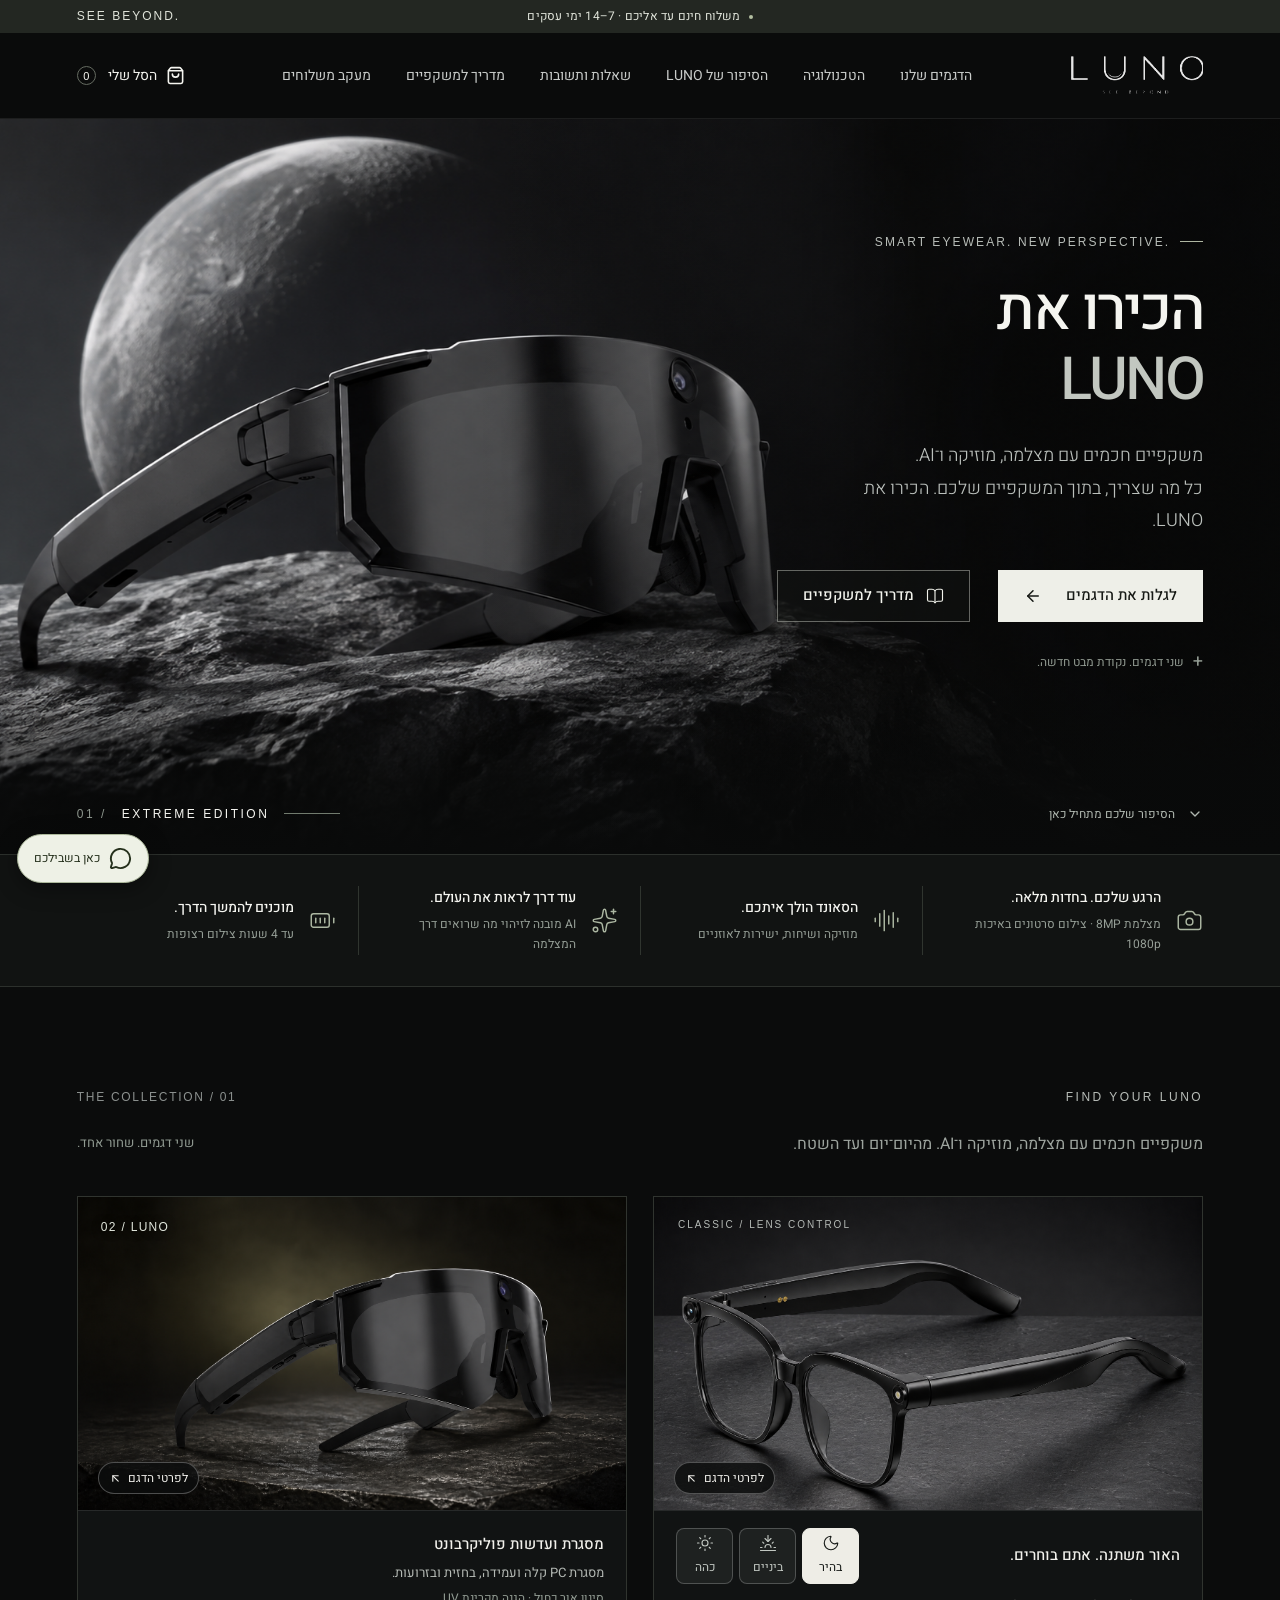
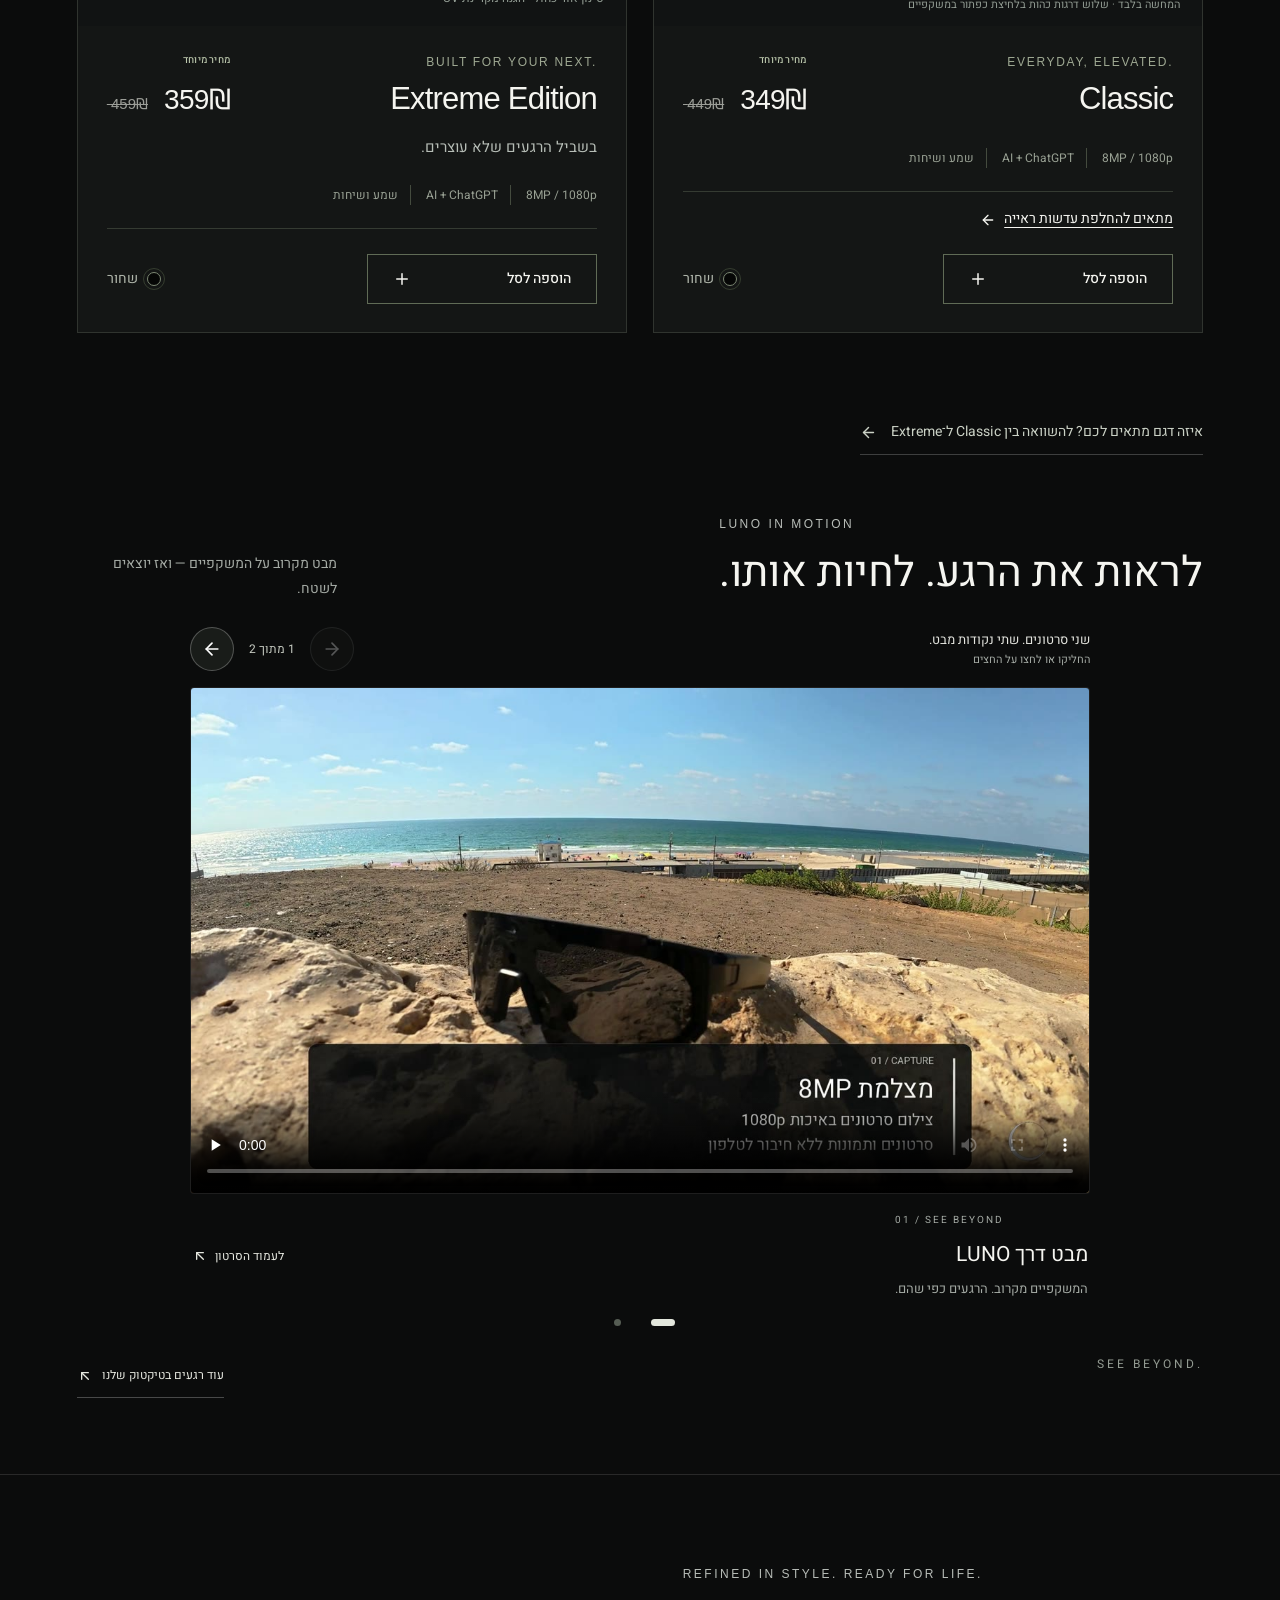
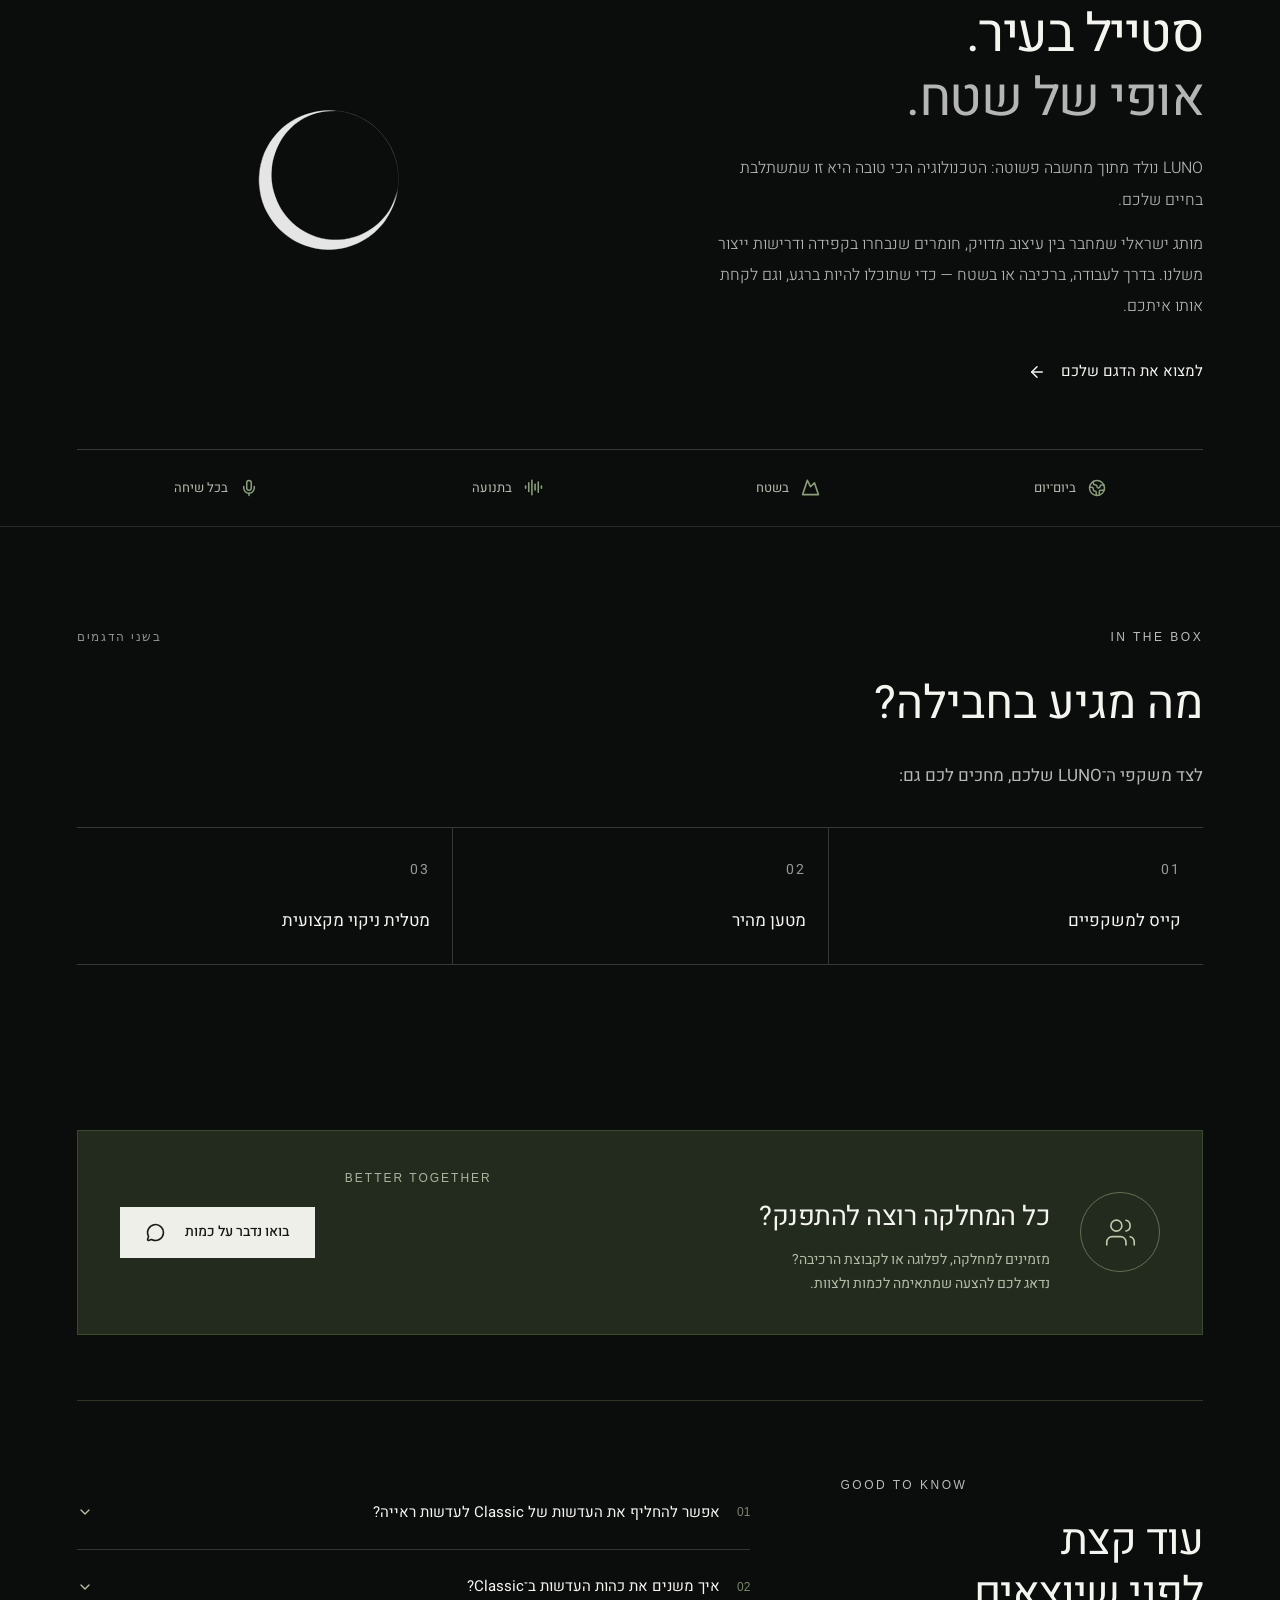
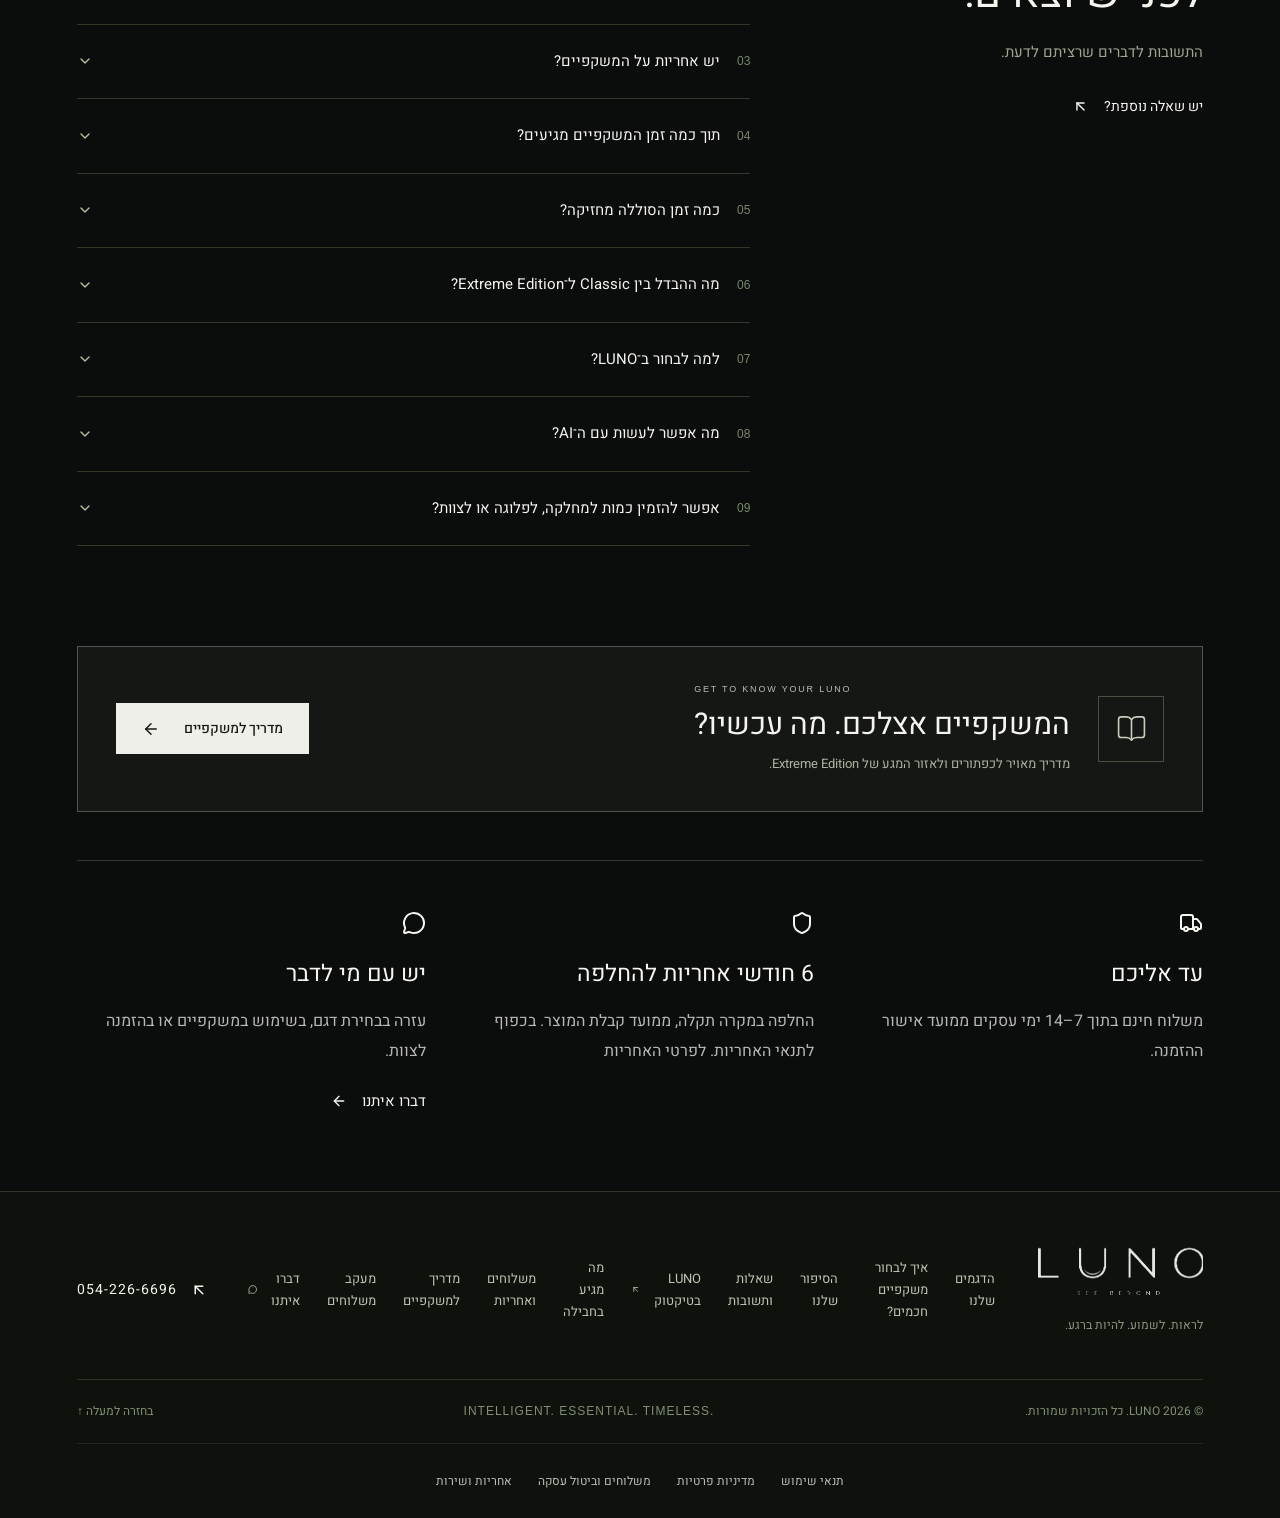
<file: index.html>
<!doctype html>
<html lang="he" dir="rtl" class="dark">
  <head>
    <meta charset="UTF-8" />
    <meta
      name="viewport"
      content="width=device-width, initial-scale=1, viewport-fit=cover"
    />
    <meta name="theme-color" content="#0b0c0c" />
    
    
    
    
    
    
    
    
    
    
    
    
    
    
  <!-- TikTok Pixel Code Start -->
<script>
!function (w, d, t) {
  w.TiktokAnalyticsObject=t;var ttq=w[t]=w[t]||[];ttq.methods=["page","track","identify","instances","debug","on","off","once","ready","alias","group","enableCookie","disableCookie","holdConsent","revokeConsent","grantConsent"],ttq.setAndDefer=function(t,e){t[e]=function(){t.push([e].concat(Array.prototype.slice.call(arguments,0)))}};for(var i=0;i<ttq.methods.length;i++)ttq.setAndDefer(ttq,ttq.methods[i]);ttq.instance=function(t){for(var e=ttq._i[t]||[],n=0;n<ttq.methods.length;n++)ttq.setAndDefer(e,ttq.methods[n]);return e},ttq.load=function(e,n){var r="https://analytics.tiktok.com/i18n/pixel/events.js",o=n&&n.partner;ttq._i=ttq._i||{},ttq._i[e]=[],ttq._i[e]._u=r,ttq._t=ttq._t||{},ttq._t[e]=+new Date,ttq._o=ttq._o||{},ttq._o[e]=n||{};n=document.createElement("script");n.type="text/javascript",n.async=!0,n.src=r+"?sdkid="+e+"&lib="+t;e=document.getElementsByTagName("script")[0];e.parentNode.insertBefore(n,e)};
  ttq.load('DAK37NJC77U05QM9QT3G');
  ttq.page();
}(window, document, 'ttq');
</script>
<!-- TikTok Pixel Code End -->
  <script type="module" crossorigin src="./assets/main-DaST6-1D.js"></script>
  <link rel="modulepreload" crossorigin href="./assets/product-CsMNCTvM.js">
  <link rel="stylesheet" crossorigin href="./assets/product-C4Co_QsN.css">
<title>משקפיים חכמים עם מצלמה ו־AI | LUNO ישראל</title>
<meta name="description" content="משקפיים חכמים עם מצלמת 8MP, צילום וידאו 1080p, מוזיקה, שיחות ו־ChatGPT. השוו בין LUNO Classic ב־349 ₪ ל־Extreme ב־359 ₪. משלוח חינם ואחריות לחצי שנה.">
<link rel="canonical" href="https://lunoil.com/">
<meta name="robots" content="index,follow,max-image-preview:large,max-video-preview:-1">
<meta property="og:title" content="משקפיים חכמים עם מצלמה ו־AI | LUNO ישראל">
<meta property="og:description" content="משקפיים חכמים עם מצלמת 8MP, צילום וידאו 1080p, מוזיקה, שיחות ו־ChatGPT. השוו בין LUNO Classic ב־349 ₪ ל־Extreme ב־359 ₪. משלוח חינם ואחריות לחצי שנה.">
<meta property="og:url" content="https://lunoil.com/">
<meta property="og:image" content="https://lunoil.com/images/luno-hero.png">
<meta property="og:type" content="website">
<meta property="og:locale" content="he_IL">
<meta property="og:site_name" content="LUNO">
<meta name="twitter:card" content="summary_large_image">
<meta name="twitter:title" content="משקפיים חכמים עם מצלמה ו־AI | LUNO ישראל">
<meta name="twitter:description" content="משקפיים חכמים עם מצלמת 8MP, צילום וידאו 1080p, מוזיקה, שיחות ו־ChatGPT. השוו בין LUNO Classic ב־349 ₪ ל־Extreme ב־359 ₪. משלוח חינם ואחריות לחצי שנה.">
<meta name="twitter:image" content="https://lunoil.com/images/luno-hero.png">
<script type="application/ld+json">{"@context":"https://schema.org","@graph":[{"@type":"Organization","@id":"https://lunoil.com/#organization","name":"LUNO","alternateName":["LUNO Israel","LUNOIL","לונו"],"url":"https://lunoil.com/","logo":{"@type":"ImageObject","url":"https://lunoil.com/luno-icon-512.png","width":512,"height":512},"sameAs":["https://www.tiktok.com/@lunoisrael"],"email":"unikir013015312@gmail.com","telephone":"+972542266696"},{"@type":"WebSite","@id":"https://lunoil.com/#website","name":"LUNO","alternateName":["LUNO Israel","LUNOIL","לונו"],"url":"https://lunoil.com/","inLanguage":"he-IL","publisher":{"@id":"https://lunoil.com/#organization"}}]}</script>
<link rel="icon" type="image/png" sizes="192x192" href="/favicon.png">
<link rel="apple-touch-icon" sizes="180x180" href="/apple-touch-icon.png">
</head>
  <body>
    <div id="root"></div>
  </body>
</html>
</file>
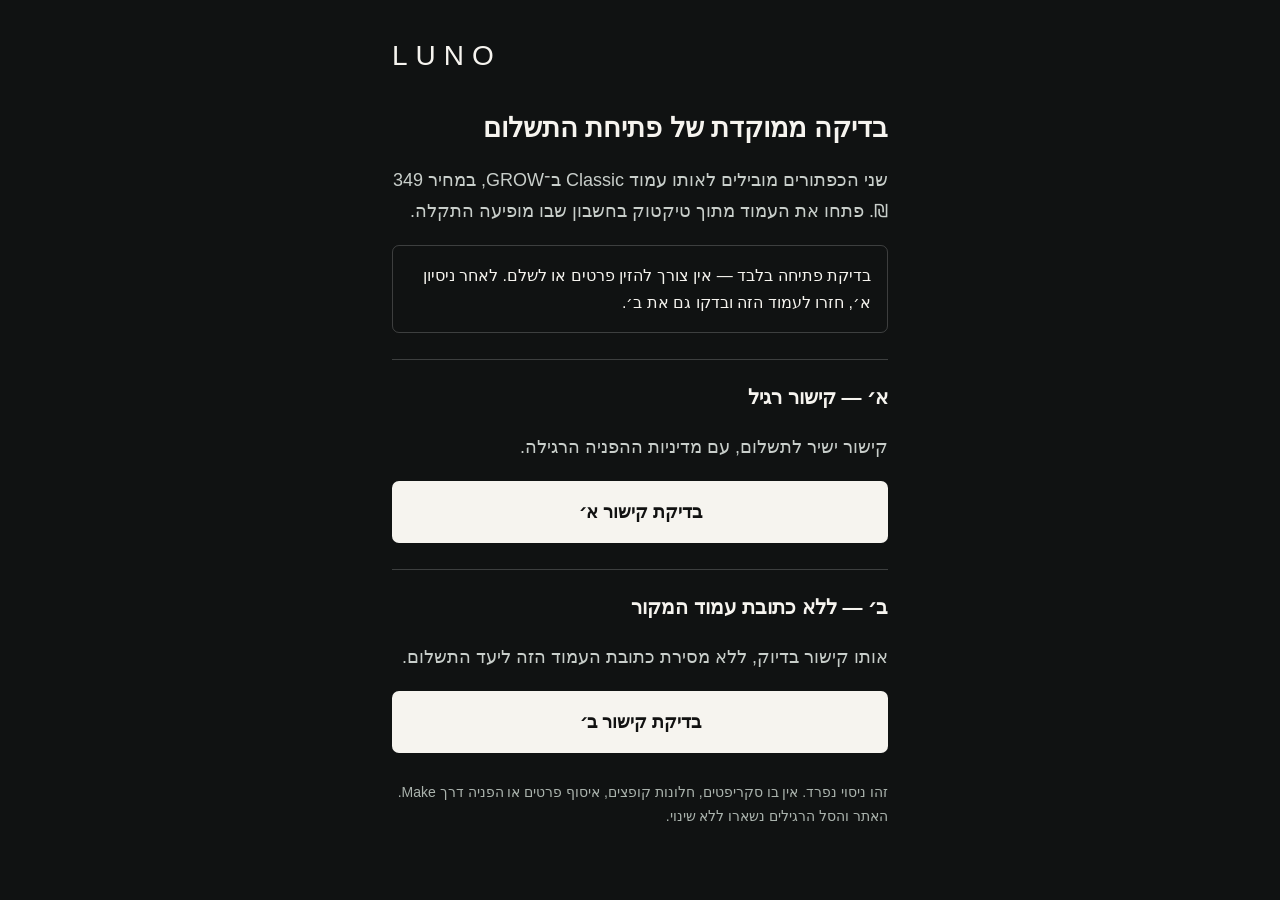
<file: checkout-referrer-test.html>
<!doctype html>
<html lang="he" dir="rtl">
<head>
  <meta charset="utf-8">
  <meta name="viewport" content="width=device-width,initial-scale=1">
  <meta name="robots" content="noindex,nofollow">
  <title>LUNO — בדיקת מעבר לתשלום</title>
  <style>
    *{box-sizing:border-box}body{margin:0;background:#101212;color:#f6f4ef;font:18px/1.7 Arial,sans-serif}main{max-width:540px;margin:auto;padding:32px 22px 60px}.brand{font-size:28px;letter-spacing:8px}h1{font-size:27px;line-height:1.4;margin:30px 0 18px}p{color:#c8ceca}section{margin-top:26px;padding-top:20px;border-top:1px solid #ffffff30}h2{font-size:20px;margin:0 0 8px}a{display:flex;justify-content:center;align-items:center;min-height:58px;padding:16px;background:#f6f4ef;color:#111;border-radius:7px;text-decoration:none;font-weight:700}a:focus-visible{outline:3px solid #9fbdac;outline-offset:5px}.note{padding:16px;border:1px solid #ffffff30;border-radius:7px;color:#f6f4ef;font-size:16px}small{display:block;margin-top:28px;color:#aab3ad;font-size:14px}
  </style>
</head>
<body><main>
  <div class="brand" dir="ltr">LUNO</div>
  <h1>בדיקה ממוקדת של פתיחת התשלום</h1>
  <p>שני הכפתורים מובילים לאותו עמוד Classic ב־GROW, במחיר 349 ₪. פתחו את העמוד מתוך טיקטוק בחשבון שבו מופיעה התקלה.</p>
  <p class="note">בדיקת פתיחה בלבד — אין צורך להזין פרטים או לשלם. לאחר ניסיון א׳, חזרו לעמוד הזה ובדקו גם את ב׳.</p>
  <section><h2>א׳ — קישור רגיל</h2><p>קישור ישיר לתשלום, עם מדיניות ההפניה הרגילה.</p><a href="https://pay.grow.link/MTA0MTMw~c0d60af311a61dfbd941cdedee11f28d-Mzk2MDM1OQ" referrerpolicy="strict-origin-when-cross-origin">בדיקת קישור א׳</a></section>
  <section><h2>ב׳ — ללא כתובת עמוד המקור</h2><p>אותו קישור בדיוק, ללא מסירת כתובת העמוד הזה ליעד התשלום.</p><a href="https://pay.grow.link/MTA0MTMw~c0d60af311a61dfbd941cdedee11f28d-Mzk2MDM1OQ" referrerpolicy="no-referrer">בדיקת קישור ב׳</a></section>
  <small>זהו ניסוי נפרד. אין בו סקריפטים, חלונות קופצים, איסוף פרטים או הפניה דרך Make. האתר והסל הרגילים נשארו ללא שינוי.</small>
</main></body></html>
</file>
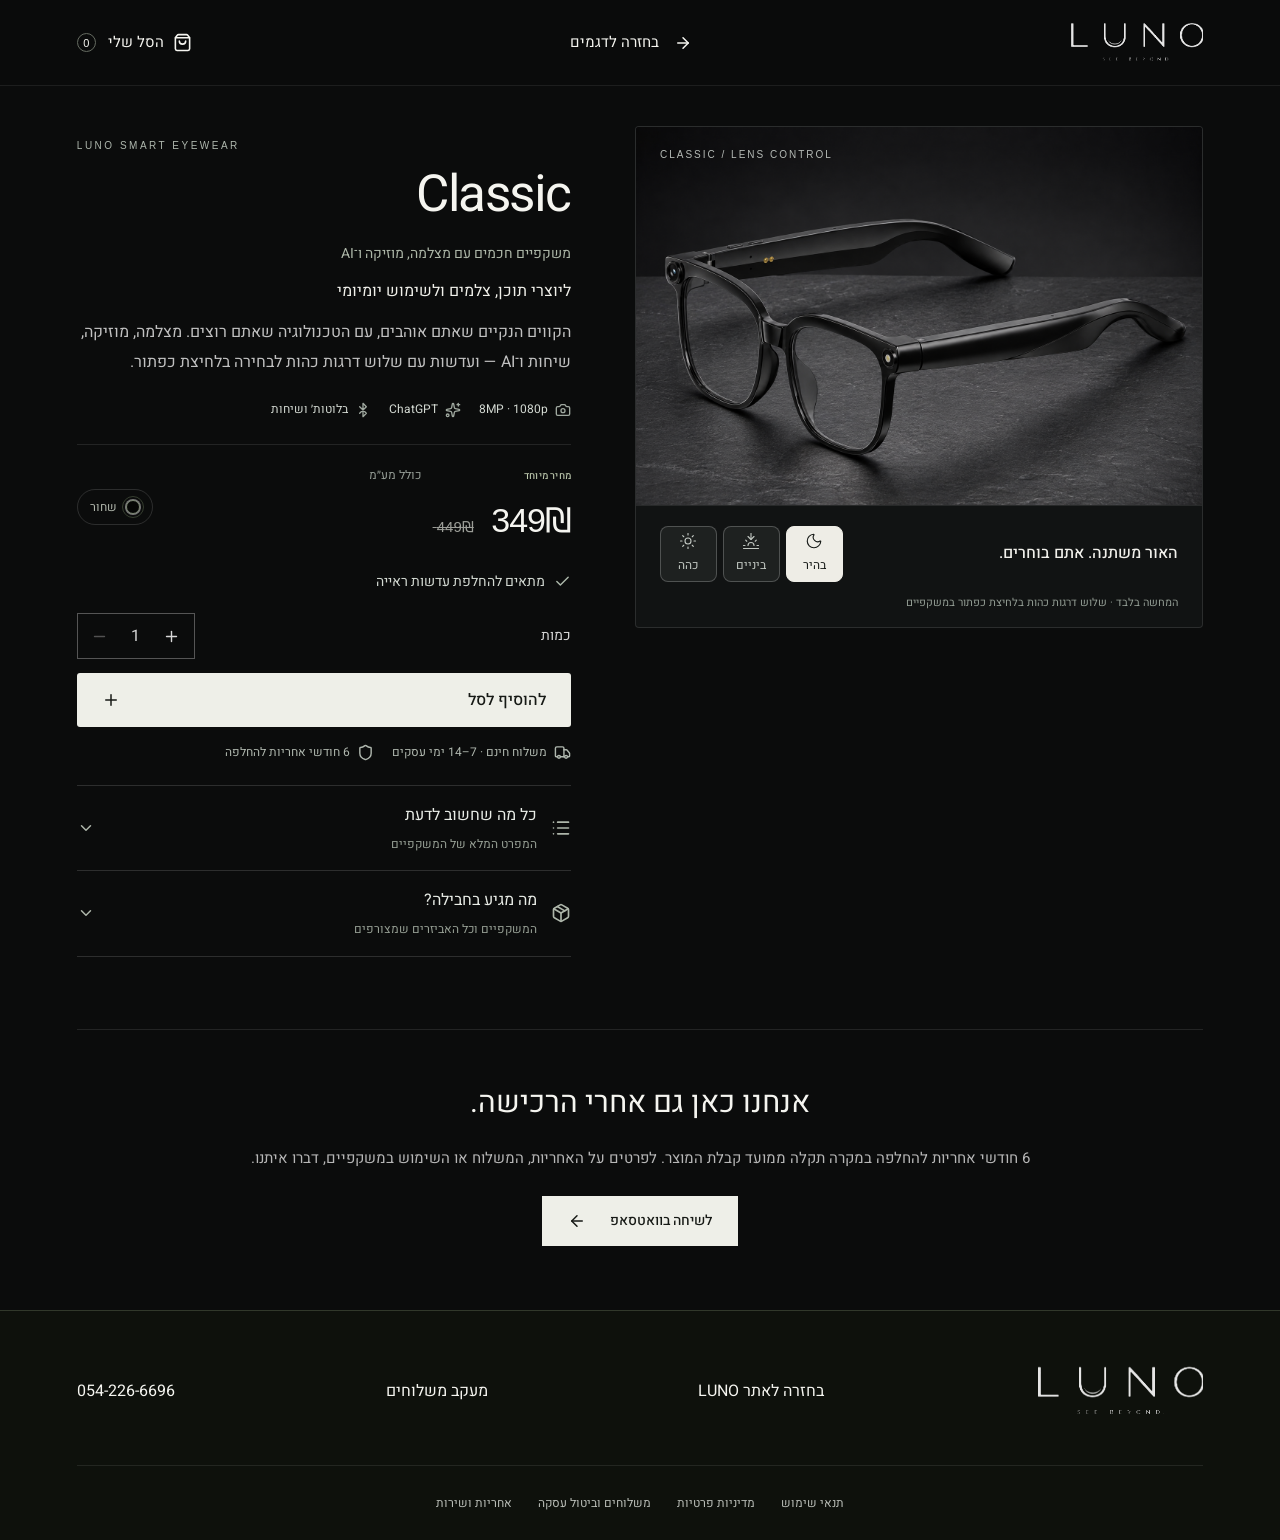
<file: classic.html>
<!doctype html><html lang="he" dir="rtl"><head><meta charset="UTF-8"><meta name="viewport" content="width=device-width,initial-scale=1"><!-- TikTok Pixel Code Start -->
<script>
!function (w, d, t) {
  w.TiktokAnalyticsObject=t;var ttq=w[t]=w[t]||[];ttq.methods=["page","track","identify","instances","debug","on","off","once","ready","alias","group","enableCookie","disableCookie","holdConsent","revokeConsent","grantConsent"],ttq.setAndDefer=function(t,e){t[e]=function(){t.push([e].concat(Array.prototype.slice.call(arguments,0)))}};for(var i=0;i<ttq.methods.length;i++)ttq.setAndDefer(ttq,ttq.methods[i]);ttq.instance=function(t){for(var e=ttq._i[t]||[],n=0;n<ttq.methods.length;n++)ttq.setAndDefer(e,ttq.methods[n]);return e},ttq.load=function(e,n){var r="https://analytics.tiktok.com/i18n/pixel/events.js",o=n&&n.partner;ttq._i=ttq._i||{},ttq._i[e]=[],ttq._i[e]._u=r,ttq._t=ttq._t||{},ttq._t[e]=+new Date,ttq._o=ttq._o||{},ttq._o[e]=n||{};n=document.createElement("script");n.type="text/javascript",n.async=!0,n.src=r+"?sdkid="+e+"&lib="+t;e=document.getElementsByTagName("script")[0];e.parentNode.insertBefore(n,e)};
  ttq.load('DAK37NJC77U05QM9QT3G');
  ttq.page();
}(window, document, 'ttq');
</script>
<!-- TikTok Pixel Code End -->
  <script type="module" crossorigin src="./assets/product-CsMNCTvM.js"></script>
  <script type="module" crossorigin src="./assets/check-CWVscOaY.js"></script>
  <script type="module" crossorigin src="./assets/product-Cdz8PeAb.js"></script>
  <link rel="stylesheet" crossorigin href="./assets/product-C4Co_QsN.css">
<title>LUNO Classic — משקפיים עם מצלמה | 349 ₪</title>
<meta name="description" content="משקפי LUNO Classic ב־349 ₪. מצלמת 8MP, וידאו 1080p, Bluetooth, שיחות ו־AI. ליוצרי תוכן, צלמים ולשימוש יומיומי. משלוח חינם ואחריות לחצי שנה.">
<link rel="canonical" href="https://lunoil.com/classic.html">
<meta name="robots" content="index,follow,max-image-preview:large,max-video-preview:-1">
<meta property="og:title" content="LUNO Classic — משקפיים עם מצלמה | 349 ₪">
<meta property="og:description" content="משקפי LUNO Classic ב־349 ₪. מצלמת 8MP, וידאו 1080p, Bluetooth, שיחות ו־AI. ליוצרי תוכן, צלמים ולשימוש יומיומי. משלוח חינם ואחריות לחצי שנה.">
<meta property="og:url" content="https://lunoil.com/classic.html">
<meta property="og:image" content="https://lunoil.com/images/classic-studio.png">
<meta property="og:type" content="website">
<meta property="og:locale" content="he_IL">
<meta property="og:site_name" content="LUNO">
<meta name="twitter:card" content="summary_large_image">
<meta name="twitter:title" content="LUNO Classic — משקפיים עם מצלמה | 349 ₪">
<meta name="twitter:description" content="משקפי LUNO Classic ב־349 ₪. מצלמת 8MP, וידאו 1080p, Bluetooth, שיחות ו־AI. ליוצרי תוכן, צלמים ולשימוש יומיומי. משלוח חינם ואחריות לחצי שנה.">
<meta name="twitter:image" content="https://lunoil.com/images/classic-studio.png">
<script type="application/ld+json">{"@context":"https://schema.org","@graph":[{"@type":"Product","@id":"https://lunoil.com/classic.html#product","name":"LUNO Classic","description":"משקפי LUNO Classic ב־349 ₪. מצלמת 8MP, וידאו 1080p, Bluetooth, שיחות ו־AI. ליוצרי תוכן, צלמים ולשימוש יומיומי. משלוח חינם ואחריות לחצי שנה.","image":["https://lunoil.com/images/classic-studio.png"],"sku":"LUNO-CLASSIC","brand":{"@type":"Brand","name":"LUNO"},"offers":{"@type":"Offer","url":"https://lunoil.com/classic.html","priceCurrency":"ILS","price":"349.00","itemCondition":"https://schema.org/NewCondition","seller":{"@type":"Organization","name":"LUNO"}}},{"@type":"BreadcrumbList","itemListElement":[{"@type":"ListItem","position":1,"name":"LUNO","item":"https://lunoil.com/"},{"@type":"ListItem","position":2,"name":"LUNO Classic","item":"https://lunoil.com/classic.html"}]}]}</script>
<link rel="icon" type="image/png" sizes="192x192" href="/favicon.png">
<link rel="apple-touch-icon" sizes="180x180" href="/apple-touch-icon.png">
</head><body><div id="root" data-product="classic"></div></body></html>
</file>
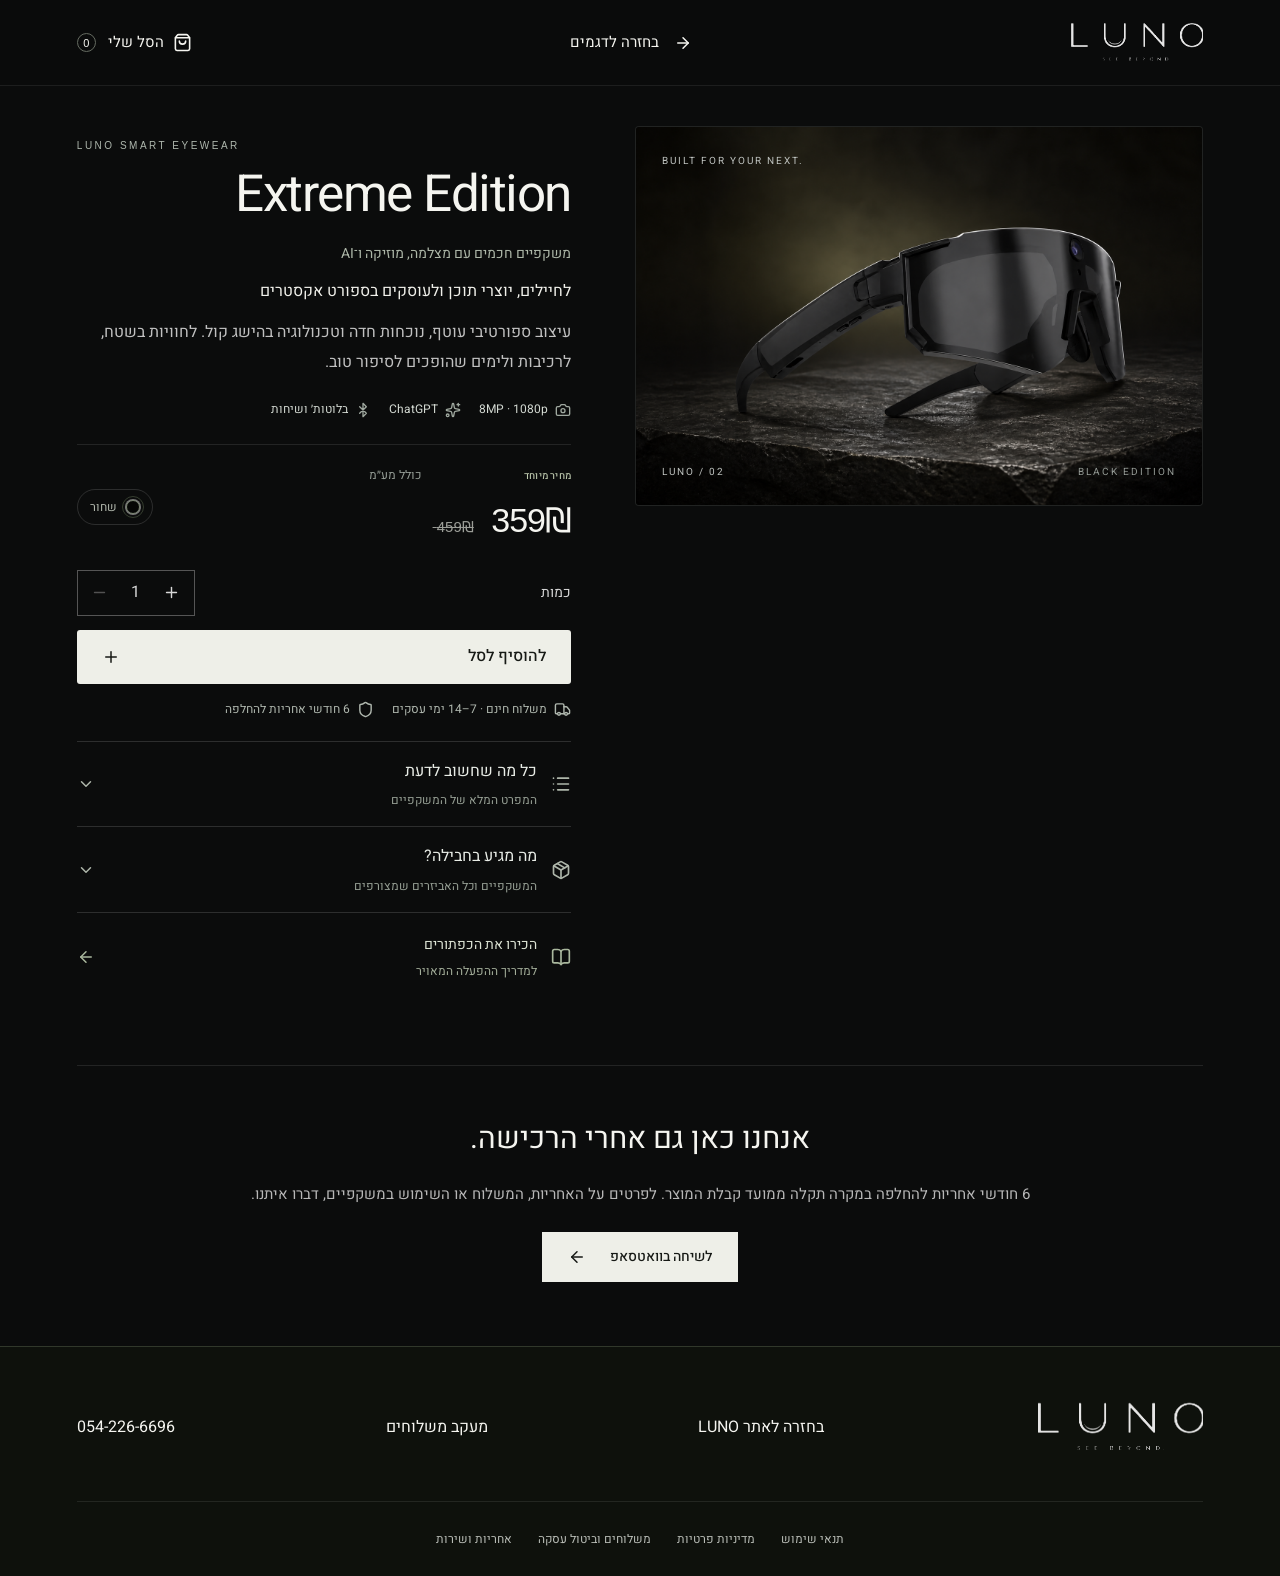
<file: extreme.html>
<!doctype html><html lang="he" dir="rtl"><head><meta charset="UTF-8"><meta name="viewport" content="width=device-width,initial-scale=1"><!-- TikTok Pixel Code Start -->
<script>
!function (w, d, t) {
  w.TiktokAnalyticsObject=t;var ttq=w[t]=w[t]||[];ttq.methods=["page","track","identify","instances","debug","on","off","once","ready","alias","group","enableCookie","disableCookie","holdConsent","revokeConsent","grantConsent"],ttq.setAndDefer=function(t,e){t[e]=function(){t.push([e].concat(Array.prototype.slice.call(arguments,0)))}};for(var i=0;i<ttq.methods.length;i++)ttq.setAndDefer(ttq,ttq.methods[i]);ttq.instance=function(t){for(var e=ttq._i[t]||[],n=0;n<ttq.methods.length;n++)ttq.setAndDefer(e,ttq.methods[n]);return e},ttq.load=function(e,n){var r="https://analytics.tiktok.com/i18n/pixel/events.js",o=n&&n.partner;ttq._i=ttq._i||{},ttq._i[e]=[],ttq._i[e]._u=r,ttq._t=ttq._t||{},ttq._t[e]=+new Date,ttq._o=ttq._o||{},ttq._o[e]=n||{};n=document.createElement("script");n.type="text/javascript",n.async=!0,n.src=r+"?sdkid="+e+"&lib="+t;e=document.getElementsByTagName("script")[0];e.parentNode.insertBefore(n,e)};
  ttq.load('DAK37NJC77U05QM9QT3G');
  ttq.page();
}(window, document, 'ttq');
</script>
<!-- TikTok Pixel Code End -->
  <script type="module" crossorigin src="./assets/product-CsMNCTvM.js"></script>
  <script type="module" crossorigin src="./assets/check-CWVscOaY.js"></script>
  <script type="module" crossorigin src="./assets/product-Cdz8PeAb.js"></script>
  <link rel="stylesheet" crossorigin href="./assets/product-C4Co_QsN.css">
<title>LUNO Extreme Edition — משקפיים עם מצלמה | 359 ₪</title>
<meta name="description" content="משקפי LUNO Extreme Edition ב־359 ₪. מצלמת 8MP, וידאו 1080p, Bluetooth, שיחות ו־AI. לחיילים, יוצרי תוכן ולעוסקים בספורט אקסטרים. משלוח חינם ואחריות לחצי שנה.">
<link rel="canonical" href="https://lunoil.com/extreme.html">
<meta name="robots" content="index,follow,max-image-preview:large,max-video-preview:-1">
<meta property="og:title" content="LUNO Extreme Edition — משקפיים עם מצלמה | 359 ₪">
<meta property="og:description" content="משקפי LUNO Extreme Edition ב־359 ₪. מצלמת 8MP, וידאו 1080p, Bluetooth, שיחות ו־AI. לחיילים, יוצרי תוכן ולעוסקים בספורט אקסטרים. משלוח חינם ואחריות לחצי שנה.">
<meta property="og:url" content="https://lunoil.com/extreme.html">
<meta property="og:image" content="https://lunoil.com/images/extreme-clean.png">
<meta property="og:type" content="website">
<meta property="og:locale" content="he_IL">
<meta property="og:site_name" content="LUNO">
<meta name="twitter:card" content="summary_large_image">
<meta name="twitter:title" content="LUNO Extreme Edition — משקפיים עם מצלמה | 359 ₪">
<meta name="twitter:description" content="משקפי LUNO Extreme Edition ב־359 ₪. מצלמת 8MP, וידאו 1080p, Bluetooth, שיחות ו־AI. לחיילים, יוצרי תוכן ולעוסקים בספורט אקסטרים. משלוח חינם ואחריות לחצי שנה.">
<meta name="twitter:image" content="https://lunoil.com/images/extreme-clean.png">
<script type="application/ld+json">{"@context":"https://schema.org","@graph":[{"@type":"Product","@id":"https://lunoil.com/extreme.html#product","name":"LUNO Extreme Edition","description":"משקפי LUNO Extreme Edition ב־359 ₪. מצלמת 8MP, וידאו 1080p, Bluetooth, שיחות ו־AI. לחיילים, יוצרי תוכן ולעוסקים בספורט אקסטרים. משלוח חינם ואחריות לחצי שנה.","image":["https://lunoil.com/images/extreme-clean.png"],"sku":"LUNO-EXTREME","brand":{"@type":"Brand","name":"LUNO"},"offers":{"@type":"Offer","url":"https://lunoil.com/extreme.html","priceCurrency":"ILS","price":"359.00","itemCondition":"https://schema.org/NewCondition","seller":{"@type":"Organization","name":"LUNO"}}},{"@type":"BreadcrumbList","itemListElement":[{"@type":"ListItem","position":1,"name":"LUNO","item":"https://lunoil.com/"},{"@type":"ListItem","position":2,"name":"LUNO Extreme Edition","item":"https://lunoil.com/extreme.html"}]}]}</script>
<link rel="icon" type="image/png" sizes="192x192" href="/favicon.png">
<link rel="apple-touch-icon" sizes="180x180" href="/apple-touch-icon.png">
</head><body><div id="root" data-product="extreme"></div></body></html>
</file>
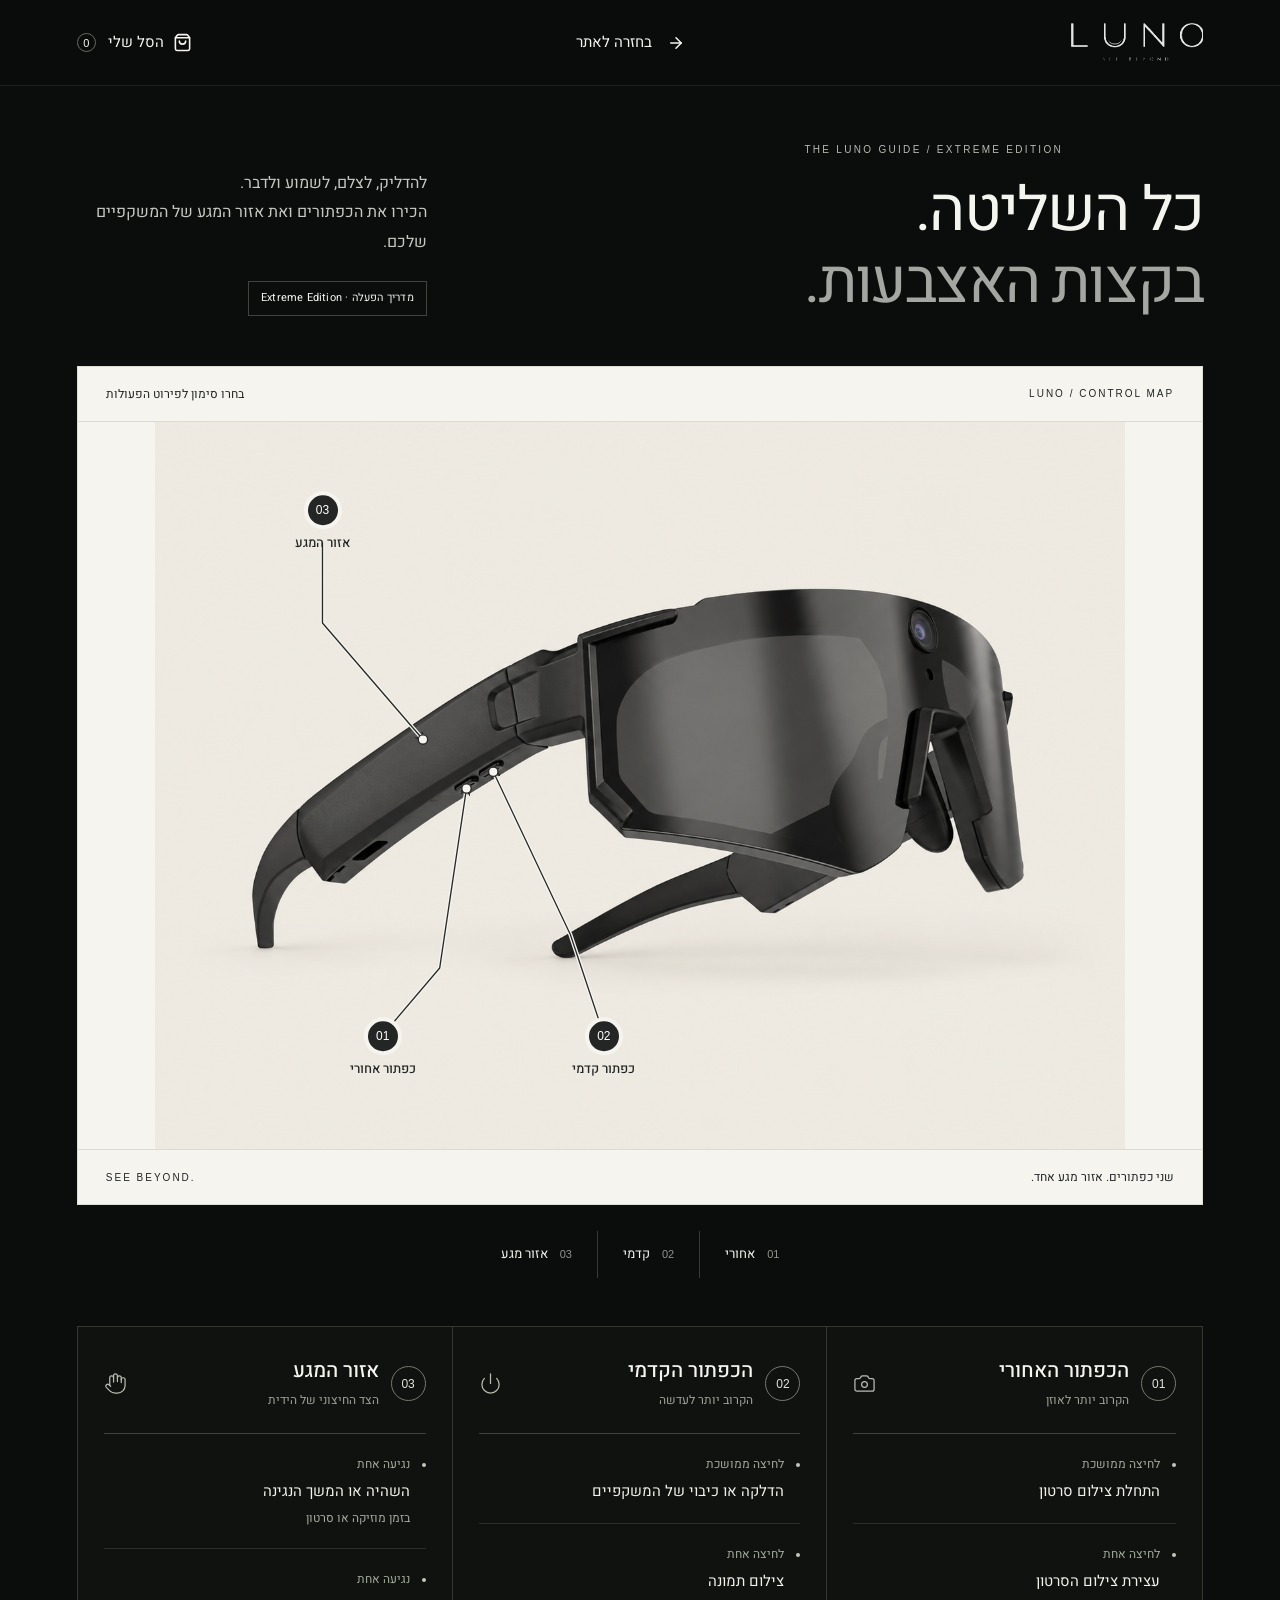
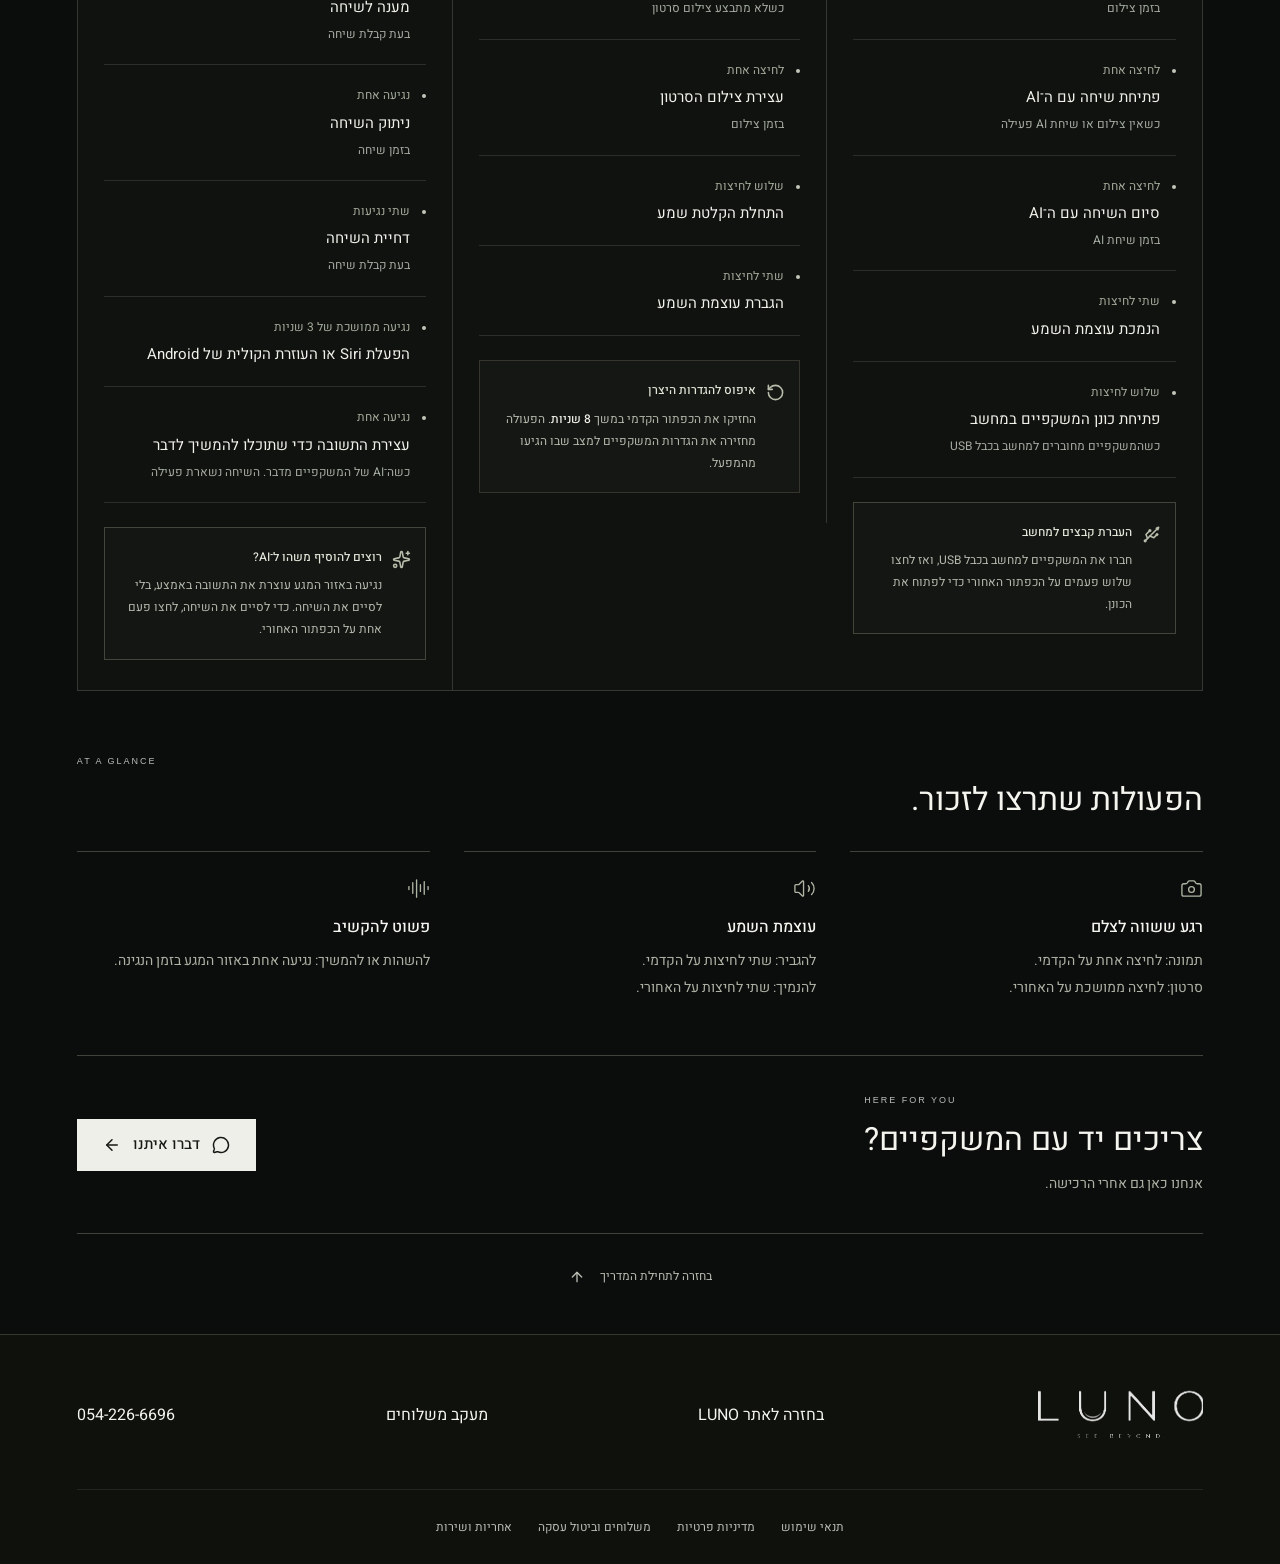
<file: guide.html>
<!doctype html>
<html lang="he" dir="rtl" class="dark">
<head>
<meta charset="UTF-8" />
<meta name="viewport" content="width=device-width, initial-scale=1, viewport-fit=cover" />
<meta name="theme-color" content="#0b0c0c" />












<!-- TikTok Pixel Code Start -->
<script>
!function (w, d, t) {
  w.TiktokAnalyticsObject=t;var ttq=w[t]=w[t]||[];ttq.methods=["page","track","identify","instances","debug","on","off","once","ready","alias","group","enableCookie","disableCookie","holdConsent","revokeConsent","grantConsent"],ttq.setAndDefer=function(t,e){t[e]=function(){t.push([e].concat(Array.prototype.slice.call(arguments,0)))}};for(var i=0;i<ttq.methods.length;i++)ttq.setAndDefer(ttq,ttq.methods[i]);ttq.instance=function(t){for(var e=ttq._i[t]||[],n=0;n<ttq.methods.length;n++)ttq.setAndDefer(e,ttq.methods[n]);return e},ttq.load=function(e,n){var r="https://analytics.tiktok.com/i18n/pixel/events.js",o=n&&n.partner;ttq._i=ttq._i||{},ttq._i[e]=[],ttq._i[e]._u=r,ttq._t=ttq._t||{},ttq._t[e]=+new Date,ttq._o=ttq._o||{},ttq._o[e]=n||{};n=document.createElement("script");n.type="text/javascript",n.async=!0,n.src=r+"?sdkid="+e+"&lib="+t;e=document.getElementsByTagName("script")[0];e.parentNode.insertBefore(n,e)};
  ttq.load('DAK37NJC77U05QM9QT3G');
  ttq.page();
}(window, document, 'ttq');
</script>
<!-- TikTok Pixel Code End -->
  <script type="module" crossorigin src="./assets/guide-BzG-38d-.js"></script>
  <link rel="modulepreload" crossorigin href="./assets/product-CsMNCTvM.js">
  <link rel="stylesheet" crossorigin href="./assets/product-C4Co_QsN.css">
  <link rel="stylesheet" crossorigin href="./assets/guide-kb0lSCFL.css">
<title>מדריך ההפעלה למשקפיים | LUNO</title>
<meta name="description" content="הכירו את הכפתורים ואת אזור המגע במשקפי LUNO Extreme. צילום, מוזיקה, שיחות ו־AI — כל הפעולות במדריך מאויר.">
<link rel="canonical" href="https://lunoil.com/guide.html">
<meta name="robots" content="index,follow,max-image-preview:large,max-video-preview:-1">
<meta property="og:title" content="מדריך ההפעלה למשקפיים | LUNO">
<meta property="og:description" content="הכירו את הכפתורים ואת אזור המגע במשקפי LUNO Extreme. צילום, מוזיקה, שיחות ו־AI — כל הפעולות במדריך מאויר.">
<meta property="og:url" content="https://lunoil.com/guide.html">
<meta property="og:image" content="https://lunoil.com/images/extreme-guide.png">
<meta property="og:type" content="website">
<meta property="og:locale" content="he_IL">
<meta property="og:site_name" content="LUNO">
<meta name="twitter:card" content="summary_large_image">
<meta name="twitter:title" content="מדריך ההפעלה למשקפיים | LUNO">
<meta name="twitter:description" content="הכירו את הכפתורים ואת אזור המגע במשקפי LUNO Extreme. צילום, מוזיקה, שיחות ו־AI — כל הפעולות במדריך מאויר.">
<meta name="twitter:image" content="https://lunoil.com/images/extreme-guide.png">

<link rel="icon" type="image/png" sizes="192x192" href="/favicon.png">
<link rel="apple-touch-icon" sizes="180x180" href="/apple-touch-icon.png">
</head>
<body><div id="root"></div></body>
</html>
</file>
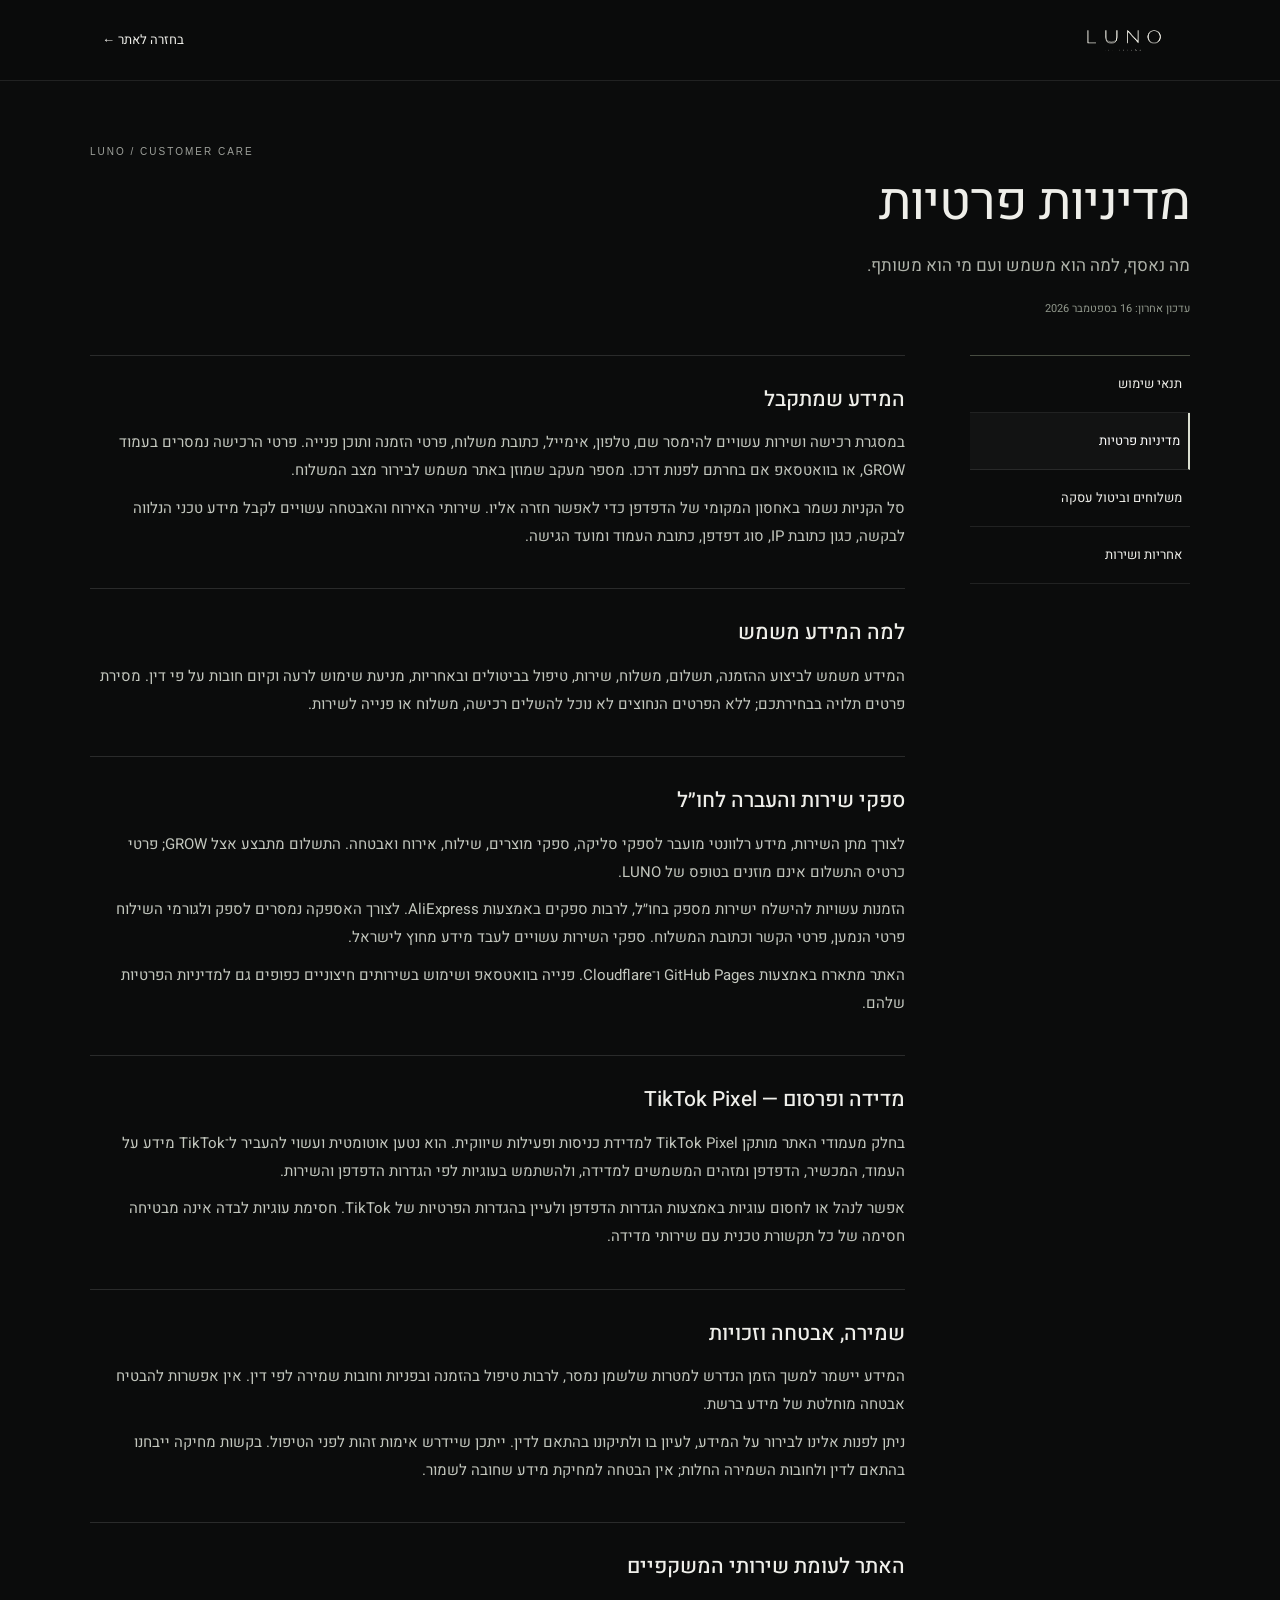
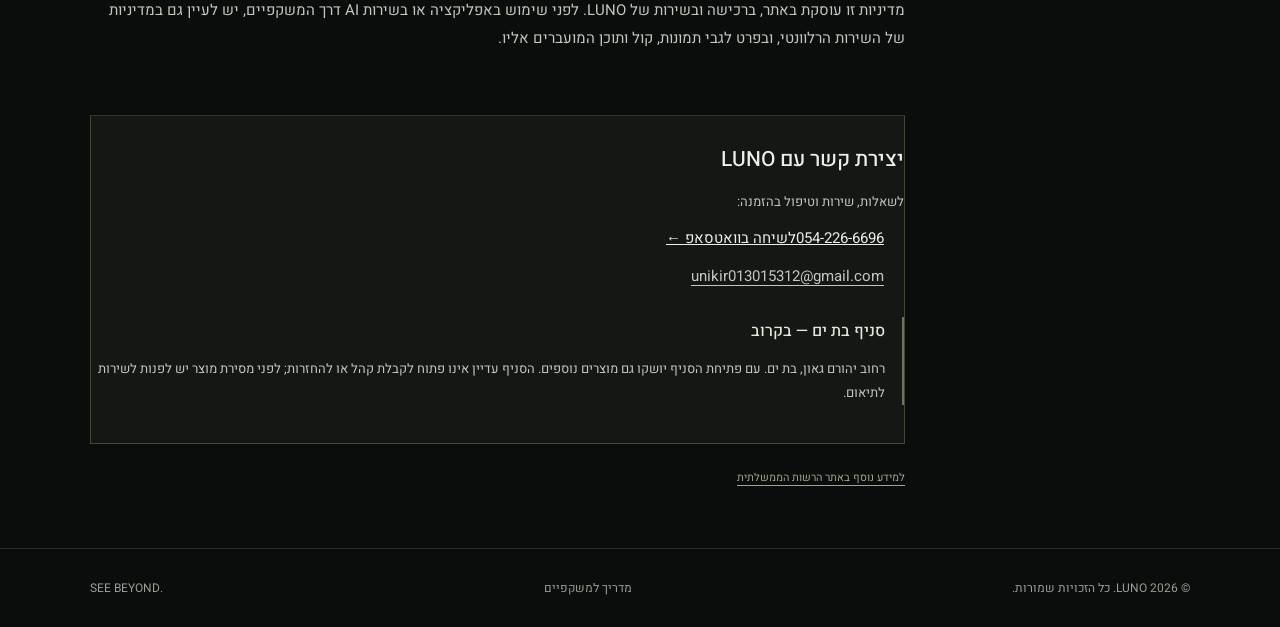
<file: privacy.html>
<!doctype html><html lang="he" dir="rtl"><head><meta charset="utf-8"><meta name="viewport" content="width=device-width,initial-scale=1,viewport-fit=cover"><meta name="theme-color" content="#0b0c0c"><title>מדיניות פרטיות | LUNO</title><meta name="description" content="מה נאסף, למה הוא משמש ועם מי הוא משותף."><link rel="canonical" href="https://lunoil.com/privacy.html"><link rel="icon" type="image/png" sizes="192x192" href="/favicon.png"><meta property="og:title" content="מדיניות פרטיות | LUNO"><meta property="og:description" content="מה נאסף, למה הוא משמש ועם מי הוא משותף."><meta property="og:url" content="https://lunoil.com/privacy.html"><meta property="og:image" content="https://lunoil.com/images/luno-hero.png"><meta name="twitter:card" content="summary_large_image"><style>@import url('https://fonts.googleapis.com/css2?family=Heebo:wght@300;400;500;600&display=swap');*{box-sizing:border-box}html{scroll-behavior:smooth;scroll-padding-top:95px}body{margin:0;background:#0b0c0c;color:#efefea;font-family:Heebo,Arial,sans-serif;line-height:1.85}a{color:inherit;text-decoration:none}a:focus-visible{outline:2px solid #fff;outline-offset:5px}.wrap{width:min(1100px,88%);margin:auto}.top{position:sticky;top:0;z-index:2;background:#0b0c0cf5;border-bottom:1px solid #ffffff18}.top .wrap{height:80px;display:flex;justify-content:space-between;align-items:center}.brand{display:block;width:135px;color:#f2f1e8}.brand svg{display:block;width:100%}.back{font-size:13px;padding:12px}.intro{padding:65px 0 35px}.eyebrow{display:block;direction:ltr;font:10px Arial;letter-spacing:2px;color:#9ea19b}.intro h1{font-size:clamp(34px,4.5vw,52px);font-weight:400;letter-spacing:-1px;line-height:1.25;margin:14px 0}.intro p{color:#aeb2a9;font-size:17px;margin:0}.updated{font-size:11px;color:#90978b;display:block;margin-top:18px}.layout{display:grid;grid-template-columns:220px minmax(0,1fr);gap:65px;align-items:start;padding-bottom:50px}.nav{position:sticky;top:110px;display:grid;border-top:1px solid #474c41}.nav a{padding:16px 8px;border-bottom:1px solid #ffffff18;font-size:13px}.nav a[aria-current=page]{color:#fff;background:#ffffff08;border-inline-start:2px solid #dce0d2}.content{min-width:0}.content section{padding:28px 0;border-top:1px solid #ffffff20;scroll-margin-top:100px}h2{font-size:21px;font-weight:500;line-height:1.5;margin:0 0 14px}p{margin:10px 0;color:#c3c7be;font-size:15px}.content p a{text-decoration:underline;text-underline-offset:4px}.action{display:inline-flex;padding:12px 20px;background:#e8ebdf;color:#171a15;font-size:14px;margin-top:15px;line-height:1.6}.contact{background:#141713;border:1px solid #41483a;padding:28px;margin-top:25px}.contact a{display:inline-block;margin-inline-end:20px;font-size:15px;text-decoration:underline}.contact p{font-size:13px}.soon{border-inline-start:2px solid #6a745e;padding-inline-start:17px;margin-top:26px}.soon strong{font-weight:500;color:#e2e7d9}.soon p{font-size:13px}.footer{border-top:1px solid #ffffff20;padding:28px 0;font-size:12px;color:#999f93}.footer .wrap{display:flex;gap:18px;flex-wrap:wrap;justify-content:space-between}.sources{font-size:11px;color:#9ca68f;margin-top:24px}.sources a{text-decoration:underline}.skip{position:absolute;top:-100px}.skip:focus{top:4px;z-index:5;background:#fff;color:#000;padding:10px}@media(max-width:760px){.wrap{width:calc(100% - 40px)}.top .wrap{height:70px}.brand{width:112px}.intro{padding:32px 0 25px}.intro p{font-size:14px}.layout{grid-template-columns:minmax(0,1fr);gap:24px}.nav{position:static;display:grid;grid-template-columns:1fr 1fr;gap:0 12px}.nav a{font-size:12px;padding:12px 8px}.content section{padding:23px 0}h2{font-size:20px}p{font-size:14px}.contact{padding:22px 18px}.action{width:100%;justify-content:center}}@media(prefers-reduced-motion:reduce){html{scroll-behavior:auto}}</style></head><body><a class="skip" href="#content">דילוג לתוכן</a><header class="top"><div class="wrap"><a href="./index.html" class="brand"><svg viewBox="0 0 1254 305" role="img" aria-label="LUNO"><defs><filter id="logo-ink" color-interpolation-filters="sRGB"><feColorMatrix type="matrix" values="-0.45 -0.885 -0.165 0 1.25 -0.45 -0.885 -0.165 0 1.25 -0.45 -0.885 -0.165 0 1.25 0 0 0 1 0"/></filter><mask id="logo-mask" maskUnits="userSpaceOnUse" x="0" y="0" width="1254" height="305" style="mask-type:luminance"><image href="./images/luno-logo.jpeg" width="1254" height="305" filter="url(#logo-ink)"/></mask></defs><rect width="1254" height="305" fill="currentColor" mask="url(#logo-mask)"/></svg></a><a class="back" href="./index.html">בחזרה לאתר ←</a></div></header><main class="wrap"><header class="intro"><span class="eyebrow">LUNO / CUSTOMER CARE</span><h1>מדיניות פרטיות</h1><p>מה נאסף, למה הוא משמש ועם מי הוא משותף.</p><span class="updated">עדכון אחרון: 16 בספטמבר 2026</span></header><div class="layout"><nav class="nav" aria-label="מידע ושירות"><a href="./terms.html">תנאי שימוש</a><a href="./privacy.html" aria-current="page">מדיניות פרטיות</a><a href="./shipping-returns.html">משלוחים וביטול עסקה</a><a href="./warranty.html">אחריות ושירות</a></nav><article class="content" id="content"><section><h2>המידע שמתקבל</h2><p>במסגרת רכישה ושירות עשויים להימסר שם, טלפון, אימייל, כתובת משלוח, פרטי הזמנה ותוכן פנייה. פרטי הרכישה נמסרים בעמוד GROW, או בוואטסאפ אם בחרתם לפנות דרכו. מספר מעקב שמוזן באתר משמש לבירור מצב המשלוח.</p><p>סל הקניות נשמר באחסון המקומי של הדפדפן כדי לאפשר חזרה אליו. שירותי האירוח והאבטחה עשויים לקבל מידע טכני הנלווה לבקשה, כגון כתובת IP, סוג דפדפן, כתובת העמוד ומועד הגישה.</p></section><section><h2>למה המידע משמש</h2><p>המידע משמש לביצוע ההזמנה, תשלום, משלוח, שירות, טיפול בביטולים ובאחריות, מניעת שימוש לרעה וקיום חובות על פי דין. מסירת פרטים תלויה בבחירתכם; ללא הפרטים הנחוצים לא נוכל להשלים רכישה, משלוח או פנייה לשירות.</p></section><section><h2>ספקי שירות והעברה לחו״ל</h2><p>לצורך מתן השירות, מידע רלוונטי מועבר לספקי סליקה, ספקי מוצרים, שילוח, אירוח ואבטחה. התשלום מתבצע אצל GROW; פרטי כרטיס התשלום אינם מוזנים בטופס של LUNO.</p><p>הזמנות עשויות להישלח ישירות מספק בחו״ל, לרבות ספקים באמצעות AliExpress. לצורך האספקה נמסרים לספק ולגורמי השילוח פרטי הנמען, פרטי הקשר וכתובת המשלוח. ספקי השירות עשויים לעבד מידע מחוץ לישראל.</p><p>האתר מתארח באמצעות GitHub Pages ו־Cloudflare. פנייה בוואטסאפ ושימוש בשירותים חיצוניים כפופים גם למדיניות הפרטיות שלהם.</p></section><section><h2>מדידה ופרסום — TikTok Pixel</h2><p>בחלק מעמודי האתר מותקן TikTok Pixel למדידת כניסות ופעילות שיווקית. הוא נטען אוטומטית ועשוי להעביר ל־TikTok מידע על העמוד, המכשיר, הדפדפן ומזהים המשמשים למדידה, ולהשתמש בעוגיות לפי הגדרות הדפדפן והשירות.</p><p>אפשר לנהל או לחסום עוגיות באמצעות הגדרות הדפדפן ולעיין בהגדרות הפרטיות של TikTok. חסימת עוגיות לבדה אינה מבטיחה חסימה של כל תקשורת טכנית עם שירותי מדידה.</p></section><section><h2>שמירה, אבטחה וזכויות</h2><p>המידע יישמר למשך הזמן הנדרש למטרות שלשמן נמסר, לרבות טיפול בהזמנה ובפניות וחובות שמירה לפי דין. אין אפשרות להבטיח אבטחה מוחלטת של מידע ברשת.</p><p>ניתן לפנות אלינו לבירור על המידע, לעיון בו ולתיקונו בהתאם לדין. ייתכן שיידרש אימות זהות לפני הטיפול. בקשות מחיקה ייבחנו בהתאם לדין ולחובות השמירה החלות; אין הבטחה למחיקת מידע שחובה לשמור.</p></section><section><h2>האתר לעומת שירותי המשקפיים</h2><p>מדיניות זו עוסקת באתר, ברכישה ובשירות של LUNO. לפני שימוש באפליקציה או בשירות AI דרך המשקפיים, יש לעיין גם במדיניות של השירות הרלוונטי, ובפרט לגבי תמונות, קול ותוכן המועברים אליו.</p></section><section class="contact"><h2>יצירת קשר עם LUNO</h2><p>לשאלות, שירות וטיפול בהזמנה:</p><a href="tel:+972542266696" dir="ltr">054-226-6696</a><a href="https://wa.me/972542266696">לשיחה בוואטסאפ ←</a><p><a href="mailto:unikir013015312@gmail.com" dir="ltr">unikir013015312@gmail.com</a></p><div class="soon"><strong>סניף בת ים — בקרוב</strong><p>רחוב יהורם גאון, בת ים. עם פתיחת הסניף יושקו גם מוצרים נוספים. הסניף עדיין אינו פתוח לקבלת קהל או להחזרות; לפני מסירת מוצר יש לפנות לשירות לתיאום.</p></div></section><p class="sources"><a href="https://www.gov.il/BlobFolder/legalinfo/duty_to_notify/he/notify13.pdf">למידע נוסף באתר הרשות הממשלתית</a></p></article></div></main><footer class="footer"><div class="wrap"><span>© 2026 LUNO. כל הזכויות שמורות.</span><a href="./guide.html">מדריך למשקפיים</a><span dir="ltr">SEE BEYOND.</span></div></footer></body></html>
</file>
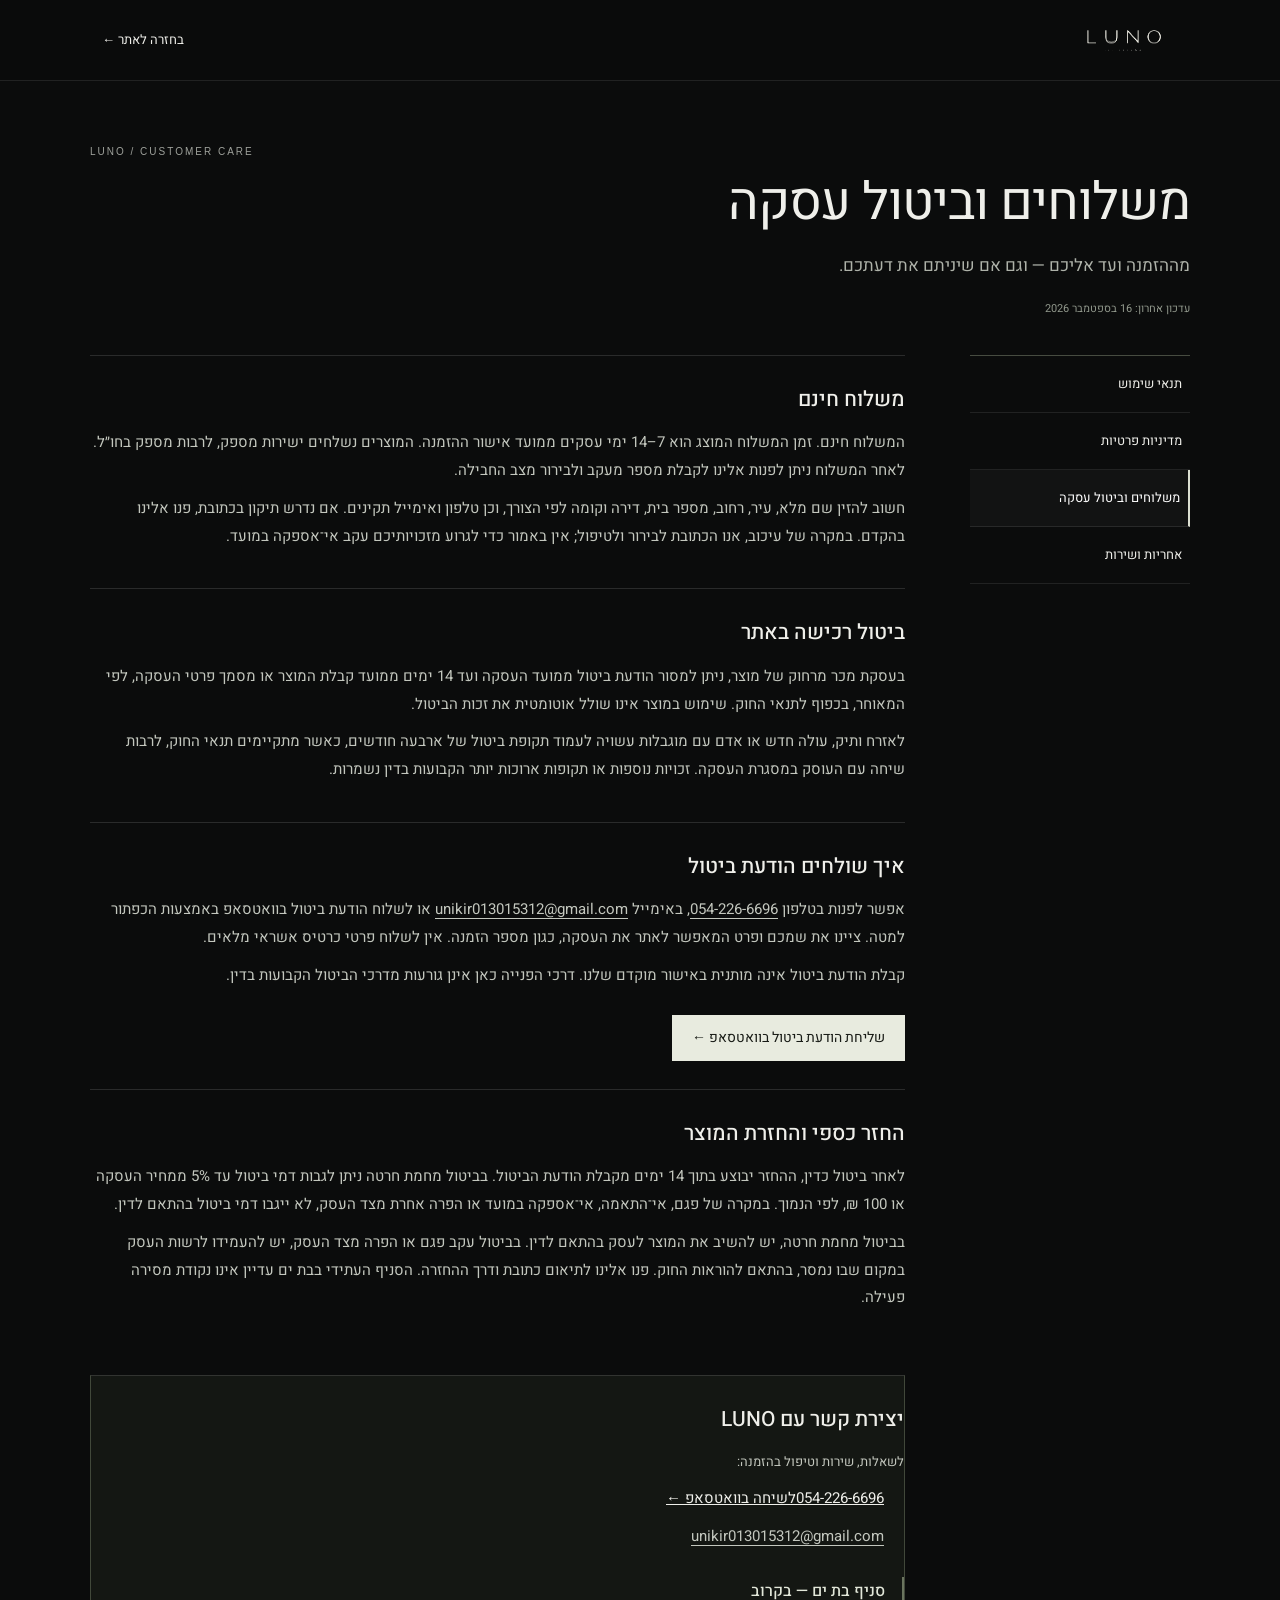
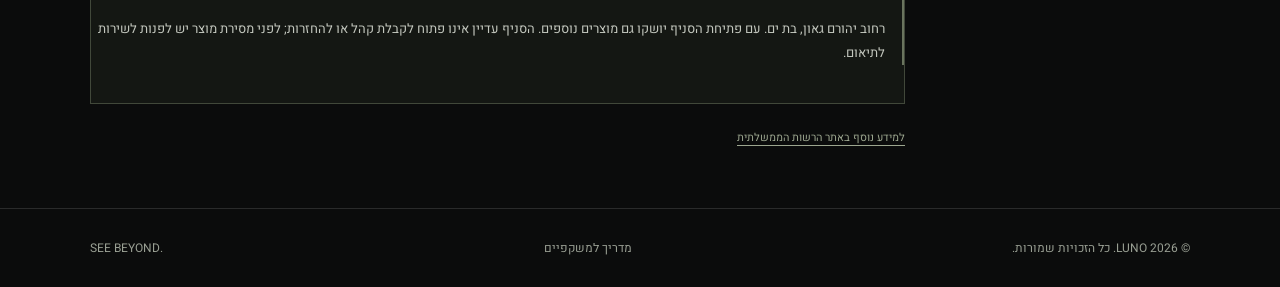
<file: shipping-returns.html>
<!doctype html><html lang="he" dir="rtl"><head><meta charset="utf-8"><meta name="viewport" content="width=device-width,initial-scale=1,viewport-fit=cover"><meta name="theme-color" content="#0b0c0c"><title>משלוחים וביטול עסקה | LUNO</title><meta name="description" content="מההזמנה ועד אליכם — וגם אם שיניתם את דעתכם."><link rel="canonical" href="https://lunoil.com/shipping-returns.html"><link rel="icon" type="image/png" sizes="192x192" href="/favicon.png"><meta property="og:title" content="משלוחים וביטול עסקה | LUNO"><meta property="og:description" content="מההזמנה ועד אליכם — וגם אם שיניתם את דעתכם."><meta property="og:url" content="https://lunoil.com/shipping-returns.html"><meta property="og:image" content="https://lunoil.com/images/luno-hero.png"><meta name="twitter:card" content="summary_large_image"><style>@import url('https://fonts.googleapis.com/css2?family=Heebo:wght@300;400;500;600&display=swap');*{box-sizing:border-box}html{scroll-behavior:smooth;scroll-padding-top:95px}body{margin:0;background:#0b0c0c;color:#efefea;font-family:Heebo,Arial,sans-serif;line-height:1.85}a{color:inherit;text-decoration:none}a:focus-visible{outline:2px solid #fff;outline-offset:5px}.wrap{width:min(1100px,88%);margin:auto}.top{position:sticky;top:0;z-index:2;background:#0b0c0cf5;border-bottom:1px solid #ffffff18}.top .wrap{height:80px;display:flex;justify-content:space-between;align-items:center}.brand{display:block;width:135px;color:#f2f1e8}.brand svg{display:block;width:100%}.back{font-size:13px;padding:12px}.intro{padding:65px 0 35px}.eyebrow{display:block;direction:ltr;font:10px Arial;letter-spacing:2px;color:#9ea19b}.intro h1{font-size:clamp(34px,4.5vw,52px);font-weight:400;letter-spacing:-1px;line-height:1.25;margin:14px 0}.intro p{color:#aeb2a9;font-size:17px;margin:0}.updated{font-size:11px;color:#90978b;display:block;margin-top:18px}.layout{display:grid;grid-template-columns:220px minmax(0,1fr);gap:65px;align-items:start;padding-bottom:50px}.nav{position:sticky;top:110px;display:grid;border-top:1px solid #474c41}.nav a{padding:16px 8px;border-bottom:1px solid #ffffff18;font-size:13px}.nav a[aria-current=page]{color:#fff;background:#ffffff08;border-inline-start:2px solid #dce0d2}.content{min-width:0}.content section{padding:28px 0;border-top:1px solid #ffffff20;scroll-margin-top:100px}h2{font-size:21px;font-weight:500;line-height:1.5;margin:0 0 14px}p{margin:10px 0;color:#c3c7be;font-size:15px}.content p a{text-decoration:underline;text-underline-offset:4px}.action{display:inline-flex;padding:12px 20px;background:#e8ebdf;color:#171a15;font-size:14px;margin-top:15px;line-height:1.6}.contact{background:#141713;border:1px solid #41483a;padding:28px;margin-top:25px}.contact a{display:inline-block;margin-inline-end:20px;font-size:15px;text-decoration:underline}.contact p{font-size:13px}.soon{border-inline-start:2px solid #6a745e;padding-inline-start:17px;margin-top:26px}.soon strong{font-weight:500;color:#e2e7d9}.soon p{font-size:13px}.footer{border-top:1px solid #ffffff20;padding:28px 0;font-size:12px;color:#999f93}.footer .wrap{display:flex;gap:18px;flex-wrap:wrap;justify-content:space-between}.sources{font-size:11px;color:#9ca68f;margin-top:24px}.sources a{text-decoration:underline}.skip{position:absolute;top:-100px}.skip:focus{top:4px;z-index:5;background:#fff;color:#000;padding:10px}@media(max-width:760px){.wrap{width:calc(100% - 40px)}.top .wrap{height:70px}.brand{width:112px}.intro{padding:32px 0 25px}.intro p{font-size:14px}.layout{grid-template-columns:minmax(0,1fr);gap:24px}.nav{position:static;display:grid;grid-template-columns:1fr 1fr;gap:0 12px}.nav a{font-size:12px;padding:12px 8px}.content section{padding:23px 0}h2{font-size:20px}p{font-size:14px}.contact{padding:22px 18px}.action{width:100%;justify-content:center}}@media(prefers-reduced-motion:reduce){html{scroll-behavior:auto}}</style></head><body><a class="skip" href="#content">דילוג לתוכן</a><header class="top"><div class="wrap"><a href="./index.html" class="brand"><svg viewBox="0 0 1254 305" role="img" aria-label="LUNO"><defs><filter id="logo-ink" color-interpolation-filters="sRGB"><feColorMatrix type="matrix" values="-0.45 -0.885 -0.165 0 1.25 -0.45 -0.885 -0.165 0 1.25 -0.45 -0.885 -0.165 0 1.25 0 0 0 1 0"/></filter><mask id="logo-mask" maskUnits="userSpaceOnUse" x="0" y="0" width="1254" height="305" style="mask-type:luminance"><image href="./images/luno-logo.jpeg" width="1254" height="305" filter="url(#logo-ink)"/></mask></defs><rect width="1254" height="305" fill="currentColor" mask="url(#logo-mask)"/></svg></a><a class="back" href="./index.html">בחזרה לאתר ←</a></div></header><main class="wrap"><header class="intro"><span class="eyebrow">LUNO / CUSTOMER CARE</span><h1>משלוחים וביטול עסקה</h1><p>מההזמנה ועד אליכם — וגם אם שיניתם את דעתכם.</p><span class="updated">עדכון אחרון: 16 בספטמבר 2026</span></header><div class="layout"><nav class="nav" aria-label="מידע ושירות"><a href="./terms.html">תנאי שימוש</a><a href="./privacy.html">מדיניות פרטיות</a><a href="./shipping-returns.html" aria-current="page">משלוחים וביטול עסקה</a><a href="./warranty.html">אחריות ושירות</a></nav><article class="content" id="content"><section><h2>משלוח חינם</h2><p>המשלוח חינם. זמן המשלוח המוצג הוא 7–14 ימי עסקים ממועד אישור ההזמנה. המוצרים נשלחים ישירות מספק, לרבות מספק בחו״ל. לאחר המשלוח ניתן לפנות אלינו לקבלת מספר מעקב ולבירור מצב החבילה.</p><p>חשוב להזין שם מלא, עיר, רחוב, מספר בית, דירה וקומה לפי הצורך, וכן טלפון ואימייל תקינים. אם נדרש תיקון בכתובת, פנו אלינו בהקדם. במקרה של עיכוב, אנו הכתובת לבירור ולטיפול; אין באמור כדי לגרוע מזכויותיכם עקב אי־אספקה במועד.</p></section><section><h2>ביטול רכישה באתר</h2><p>בעסקת מכר מרחוק של מוצר, ניתן למסור הודעת ביטול ממועד העסקה ועד 14 ימים ממועד קבלת המוצר או מסמך פרטי העסקה, לפי המאוחר, בכפוף לתנאי החוק. שימוש במוצר אינו שולל אוטומטית את זכות הביטול.</p><p>לאזרח ותיק, עולה חדש או אדם עם מוגבלות עשויה לעמוד תקופת ביטול של ארבעה חודשים, כאשר מתקיימים תנאי החוק, לרבות שיחה עם העוסק במסגרת העסקה. זכויות נוספות או תקופות ארוכות יותר הקבועות בדין נשמרות.</p></section><section><h2>איך שולחים הודעת ביטול</h2><p>אפשר לפנות בטלפון <a dir="ltr" href="tel:+972542266696">054-226-6696</a>, באימייל <a dir="ltr" href="mailto:unikir013015312@gmail.com?subject=LUNO%20-%20Cancellation">unikir013015312@gmail.com</a> או לשלוח הודעת ביטול בוואטסאפ באמצעות הכפתור למטה. ציינו את שמכם ופרט המאפשר לאתר את העסקה, כגון מספר הזמנה. אין לשלוח פרטי כרטיס אשראי מלאים.</p><p>קבלת הודעת ביטול אינה מותנית באישור מוקדם שלנו. דרכי הפנייה כאן אינן גורעות מדרכי הביטול הקבועות בדין.</p><a class="action" href="https://wa.me/972542266696?text=%D7%94%D7%99%D7%99%20LUNO%2C%20%D7%90%D7%A0%D7%99%20%D7%9E%D7%91%D7%A7%D7%A9%2F%D7%AA%20%D7%9C%D7%91%D7%98%D7%9C%20%D7%90%D7%AA%20%D7%94%D7%A2%D7%A1%D7%A7%D7%94.%20%D7%A9%D7%9D%20%D7%94%D7%A8%D7%95%D7%9B%D7%A9%2F%D7%AA%3A%20___.%20%D7%9E%D7%A1%D7%A4%D7%A8%20%D7%94%D7%96%D7%9E%D7%A0%D7%94%20%D7%90%D7%95%20%D7%A4%D7%A8%D7%98%D7%99%20%D7%94%D7%A2%D7%A1%D7%A7%D7%94%3A%20___.">שליחת הודעת ביטול בוואטסאפ ←</a></section><section><h2>החזר כספי והחזרת המוצר</h2><p>לאחר ביטול כדין, ההחזר יבוצע בתוך 14 ימים מקבלת הודעת הביטול. בביטול מחמת חרטה ניתן לגבות דמי ביטול עד 5% ממחיר העסקה או 100 ₪, לפי הנמוך. במקרה של פגם, אי־התאמה, אי־אספקה במועד או הפרה אחרת מצד העסק, לא ייגבו דמי ביטול בהתאם לדין.</p><p>בביטול מחמת חרטה, יש להשיב את המוצר לעסק בהתאם לדין. בביטול עקב פגם או הפרה מצד העסק, יש להעמידו לרשות העסק במקום שבו נמסר, בהתאם להוראות החוק. פנו אלינו לתיאום כתובת ודרך ההחזרה. הסניף העתידי בבת ים עדיין אינו נקודת מסירה פעילה.</p></section><section class="contact"><h2>יצירת קשר עם LUNO</h2><p>לשאלות, שירות וטיפול בהזמנה:</p><a href="tel:+972542266696" dir="ltr">054-226-6696</a><a href="https://wa.me/972542266696">לשיחה בוואטסאפ ←</a><p><a href="mailto:unikir013015312@gmail.com" dir="ltr">unikir013015312@gmail.com</a></p><div class="soon"><strong>סניף בת ים — בקרוב</strong><p>רחוב יהורם גאון, בת ים. עם פתיחת הסניף יושקו גם מוצרים נוספים. הסניף עדיין אינו פתוח לקבלת קהל או להחזרות; לפני מסירת מוצר יש לפנות לשירות לתיאום.</p></div></section><p class="sources"><a href="https://www.gov.il/BlobFolder/generalpage/information-olim-consumerism/he/smart-consumerism-he.pdf">למידע נוסף באתר הרשות הממשלתית</a></p></article></div></main><footer class="footer"><div class="wrap"><span>© 2026 LUNO. כל הזכויות שמורות.</span><a href="./guide.html">מדריך למשקפיים</a><span dir="ltr">SEE BEYOND.</span></div></footer></body></html>
</file>
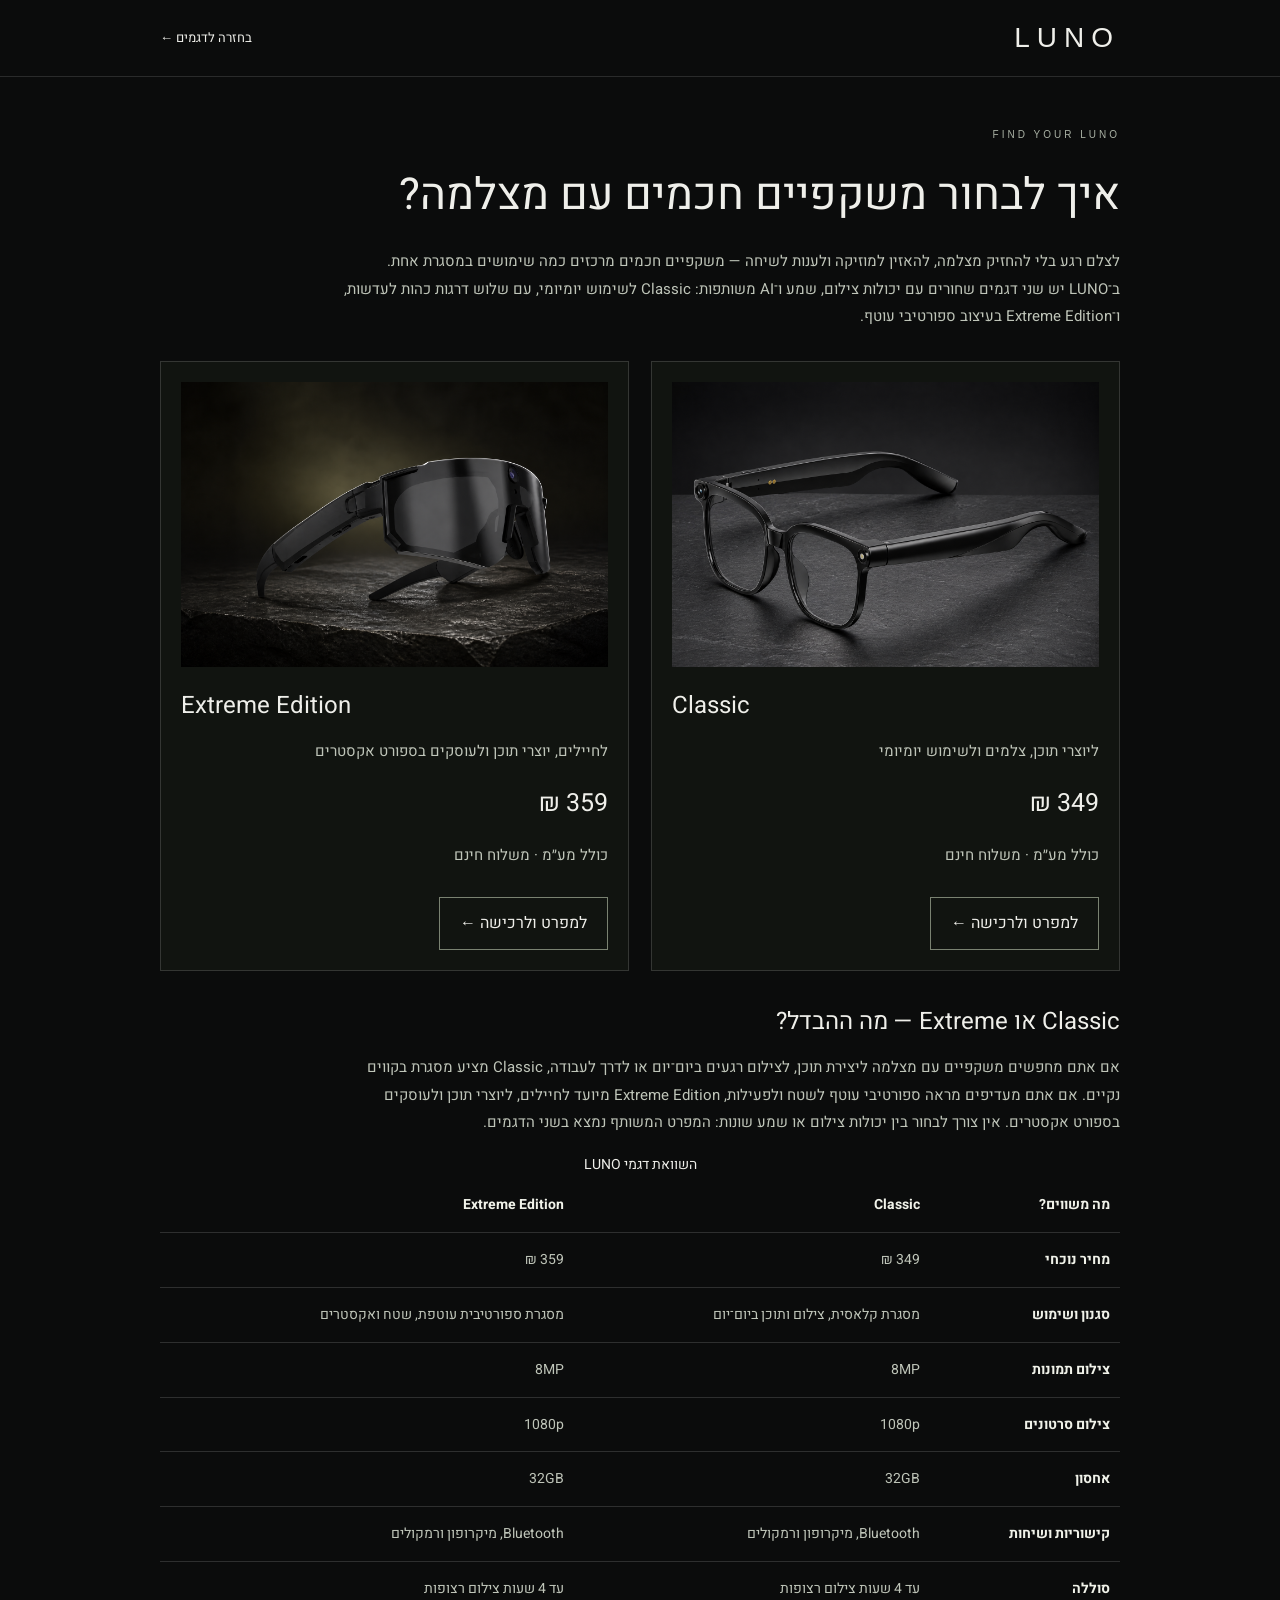
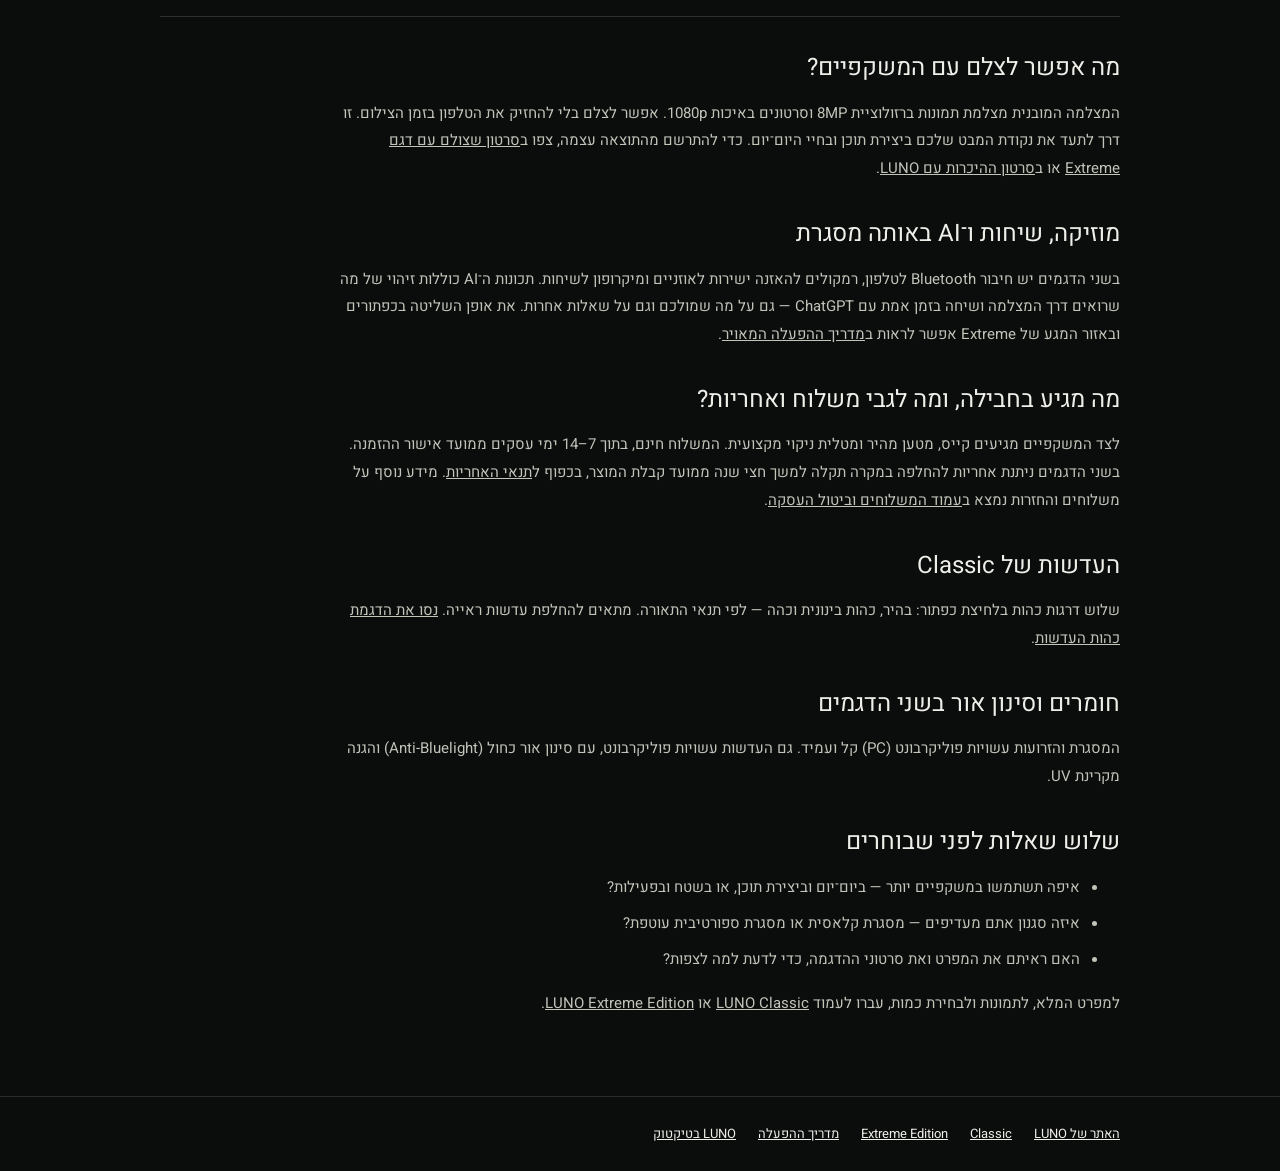
<file: smart-glasses-guide.html>
<!doctype html><html lang="he" dir="rtl"><head><meta charset="utf-8"><meta name="viewport" content="width=device-width,initial-scale=1"><title>איך לבחור משקפיים חכמים עם מצלמה? Classic מול Extreme | LUNO</title><meta name="description" content="השוואה בין משקפי LUNO Classic ל־Extreme: צילום 8MP ו־1080p, מוזיקה, Bluetooth ו־AI. המפרט, ההבדלים, המחירים ומה מגיע בחבילה."><link rel="canonical" href="https://lunoil.com/smart-glasses-guide.html"><meta name="robots" content="index,follow,max-image-preview:large"><meta property="og:title" content="איך לבחור משקפיים חכמים עם מצלמה? Classic מול Extreme | LUNO"><meta property="og:description" content="השוואה בין משקפי LUNO Classic ל־Extreme: צילום 8MP ו־1080p, מוזיקה, Bluetooth ו־AI. המפרט, ההבדלים, המחירים ומה מגיע בחבילה."><meta property="og:url" content="https://lunoil.com/smart-glasses-guide.html"><meta property="og:image" content="https://lunoil.com/images/luno-hero.png"><meta property="og:type" content="article"><meta name="twitter:card" content="summary_large_image"><link rel="icon" type="image/png" sizes="192x192" href="/favicon.png"><link rel="stylesheet" href="https://fonts.googleapis.com/css2?family=Heebo:wght@400;500;600&display=swap"><style>
*{box-sizing:border-box}body{margin:0;background:#0b0c0c;color:#efefea;font-family:Heebo,Arial,sans-serif;line-height:1.85}a{color:inherit}a:focus-visible{outline:2px solid #fff;outline-offset:5px}.wrap{width:min(960px,90%);margin:auto}header{border-bottom:1px solid #ffffff20}header .wrap{display:flex;justify-content:space-between;align-items:center;min-height:76px}header a{text-decoration:none;font-size:13px}.brand{letter-spacing:7px;font:28px Arial}main{padding:42px 0 64px}.eyebrow{font:10px Arial;letter-spacing:3px;color:#aab2a5}h1{font-size:clamp(28px,4.5vw,44px);font-weight:400;line-height:1.3;margin:18px 0 24px}h2{font-size:24px;font-weight:400;line-height:1.4;margin:34px 0 14px}h3{font-size:20px;font-weight:500}p{color:#bfc5b9;font-size:15px;max-width:780px}.models{display:grid;grid-template-columns:1fr 1fr;gap:22px;margin:30px 0}.model{border:1px solid #ffffff25;padding:20px;background:#111410}.model img{width:100%;height:auto;aspect-ratio:3/2;object-fit:contain}.model h2{margin:12px 0 8px}.price{font-size:25px;color:#efefea}.button{display:inline-block;padding:11px 20px;border:1px solid #7a8271;text-decoration:none;margin-top:12px}.button:hover{background:#293022}.table-wrap{overflow:auto}table{border-collapse:collapse;width:100%;font-size:14px}th,td{text-align:right;border-bottom:1px solid #ffffff25;padding:14px 10px;vertical-align:top}th{color:#f0f2e9}td{color:#bfc5b9}li{color:#bfc5b9;font-size:15px;margin:8px 0}footer{border-top:1px solid #ffffff20;padding:25px 0;font-size:13px}footer .wrap{display:flex;flex-wrap:wrap;gap:22px}@media(max-width:640px){main{padding-top:30px}.models{gap:12px}.model{padding:12px}.model h2{font-size:18px}.model p{font-size:13px}.button{font-size:12px;padding:9px 12px}th,td{font-size:12px;padding:12px 6px}h2{font-size:22px}}
</style><script type="application/ld+json">{"@context":"https://schema.org","@graph":[{"@type":"Article","headline":"איך לבחור משקפיים חכמים עם מצלמה?","description":"השוואה בין משקפי LUNO Classic ל־Extreme: צילום 8MP ו־1080p, מוזיקה, Bluetooth ו־AI. המפרט, ההבדלים, המחירים ומה מגיע בחבילה.","inLanguage":"he-IL","mainEntityOfPage":"https://lunoil.com/smart-glasses-guide.html","image":["https://lunoil.com/images/classic-studio.png","https://lunoil.com/images/extreme-clean.png"],"author":{"@type":"Organization","name":"LUNO","url":"https://lunoil.com/"},"publisher":{"@type":"Organization","name":"LUNO"}},{"@type":"BreadcrumbList","itemListElement":[{"@type":"ListItem","position":1,"name":"LUNO","item":"https://lunoil.com/"},{"@type":"ListItem","position":2,"name":"בחירת משקפיים חכמים","item":"https://lunoil.com/smart-glasses-guide.html"}]}]}</script></head><body>
<header><div class="wrap"><a class="brand" dir="ltr" href="./index.html" aria-label="LUNO — לדף הבית">LUNO</a><a href="./index.html#collection">בחזרה לדגמים ←</a></div></header>
<main class="wrap"><span class="eyebrow" dir="ltr">FIND YOUR LUNO</span><h1>איך לבחור משקפיים חכמים עם מצלמה?</h1>
<p>לצלם רגע בלי להחזיק מצלמה, להאזין למוזיקה ולענות לשיחה — משקפיים חכמים מרכזים כמה שימושים במסגרת אחת. ב־LUNO יש שני דגמים שחורים עם יכולות צילום, שמע ו־AI משותפות: Classic לשימוש יומיומי, עם שלוש דרגות כהות לעדשות, ו־Extreme Edition בעיצוב ספורטיבי עוטף.</p>
<div class="models"><article class="model"><a href="./classic.html"><img src="./images/classic-studio.png" width="1536" height="1024" alt="משקפיים חכמים עם מצלמה LUNO Classic שחורים"></a><h2 dir="ltr">Classic</h2><p>ליוצרי תוכן, צלמים ולשימוש יומיומי</p><div class="price">349 ₪</div><p>כולל מע״מ · משלוח חינם</p><a class="button" href="./classic.html">למפרט ולרכישה ←</a></article><article class="model"><a href="./extreme.html"><img src="./images/extreme-clean.png" width="1536" height="1024" alt="משקפיים חכמים עם מצלמה LUNO Extreme Edition שחורים"></a><h2 dir="ltr">Extreme Edition</h2><p>לחיילים, יוצרי תוכן ולעוסקים בספורט אקסטרים</p><div class="price">359 ₪</div><p>כולל מע״מ · משלוח חינם</p><a class="button" href="./extreme.html">למפרט ולרכישה ←</a></article></div>
<h2>Classic או Extreme — מה ההבדל?</h2><p>אם אתם מחפשים משקפיים עם מצלמה ליצירת תוכן, לצילום רגעים ביום־יום או לדרך לעבודה, Classic מציע מסגרת בקווים נקיים. אם אתם מעדיפים מראה ספורטיבי עוטף לשטח ולפעילות, Extreme Edition מיועד לחיילים, ליוצרי תוכן ולעוסקים בספורט אקסטרים. אין צורך לבחור בין יכולות צילום או שמע שונות: המפרט המשותף נמצא בשני הדגמים.</p>
<div class="table-wrap"><table><caption>השוואת דגמי LUNO</caption><thead><tr><th scope="col">מה משווים?</th><th scope="col">Classic</th><th scope="col">Extreme Edition</th></tr></thead><tbody><tr><th scope="row">מחיר נוכחי</th><td>349 ₪</td><td>359 ₪</td></tr><tr><th scope="row">סגנון ושימוש</th><td>מסגרת קלאסית, צילום ותוכן ביום־יום</td><td>מסגרת ספורטיבית עוטפת, שטח ואקסטרים</td></tr><tr><th scope="row">צילום תמונות</th><td>8MP</td><td>8MP</td></tr><tr><th scope="row">צילום סרטונים</th><td>1080p</td><td>1080p</td></tr><tr><th scope="row">אחסון</th><td>32GB</td><td>32GB</td></tr><tr><th scope="row">קישוריות ושיחות</th><td>Bluetooth, מיקרופון ורמקולים</td><td>Bluetooth, מיקרופון ורמקולים</td></tr><tr><th scope="row">סוללה</th><td>עד 4 שעות צילום רצופות</td><td>עד 4 שעות צילום רצופות</td></tr></tbody></table></div>
<h2>מה אפשר לצלם עם המשקפיים?</h2><p>המצלמה המובנית מצלמת תמונות ברזולוציית 8MP וסרטונים באיכות 1080p. אפשר לצלם בלי להחזיק את הטלפון בזמן הצילום. זו דרך לתעד את נקודת המבט שלכם ביצירת תוכן ובחיי היום־יום. כדי להתרשם מהתוצאה עצמה, צפו ב<a href="./watch-extreme.html">סרטון שצולם עם דגם Extreme</a> או ב<a href="./watch-luno.html">סרטון ההיכרות עם LUNO</a>.</p>
<h2>מוזיקה, שיחות ו־AI באותה מסגרת</h2><p>בשני הדגמים יש חיבור Bluetooth לטלפון, רמקולים להאזנה ישירות לאוזניים ומיקרופון לשיחות. תכונות ה־AI כוללות זיהוי של מה שרואים דרך המצלמה ושיחה בזמן אמת עם ChatGPT — גם על מה שמולכם וגם על שאלות אחרות. את אופן השליטה בכפתורים ובאזור המגע של Extreme אפשר לראות ב<a href="./guide.html">מדריך ההפעלה המאויר</a>.</p>
<h2>מה מגיע בחבילה, ומה לגבי משלוח ואחריות?</h2><p>לצד המשקפיים מגיעים קייס, מטען מהיר ומטלית ניקוי מקצועית. המשלוח חינם, בתוך 7–14 ימי עסקים ממועד אישור ההזמנה. בשני הדגמים ניתנת אחריות להחלפה במקרה תקלה למשך חצי שנה ממועד קבלת המוצר, בכפוף ל<a href="./warranty.html">תנאי האחריות</a>. מידע נוסף על משלוחים והחזרות נמצא ב<a href="./shipping-returns.html">עמוד המשלוחים וביטול העסקה</a>.</p>
<h2>העדשות של Classic</h2><p>שלוש דרגות כהות בלחיצת כפתור: בהיר, כהות בינונית וכהה — לפי תנאי התאורה. מתאים להחלפת עדשות ראייה. <a href="./classic.html#lens-preview">נסו את הדגמת כהות העדשות</a>.</p>
<h2>חומרים וסינון אור בשני הדגמים</h2><p>המסגרת והזרועות עשויות פוליקרבונט (PC) קל ועמיד. גם העדשות עשויות פוליקרבונט, עם סינון אור כחול (Anti-Bluelight) והגנה מקרינת UV.</p>
<h2>שלוש שאלות לפני שבוחרים</h2><ul><li>איפה תשתמשו במשקפיים יותר — ביום־יום וביצירת תוכן, או בשטח ובפעילות?</li><li>איזה סגנון אתם מעדיפים — מסגרת קלאסית או מסגרת ספורטיבית עוטפת?</li><li>האם ראיתם את המפרט ואת סרטוני ההדגמה, כדי לדעת למה לצפות?</li></ul><p>למפרט המלא, לתמונות ולבחירת כמות, עברו לעמוד <a href="./classic.html">LUNO Classic</a> או <a href="./extreme.html">LUNO Extreme Edition</a>.</p>
</main><footer><div class="wrap"><a href="./index.html">האתר של LUNO</a><a href="./classic.html">Classic</a><a href="./extreme.html">Extreme Edition</a><a href="./guide.html">מדריך ההפעלה</a><a href="https://www.tiktok.com/@lunoisrael">LUNO בטיקטוק</a></div></footer></body></html>
</file>
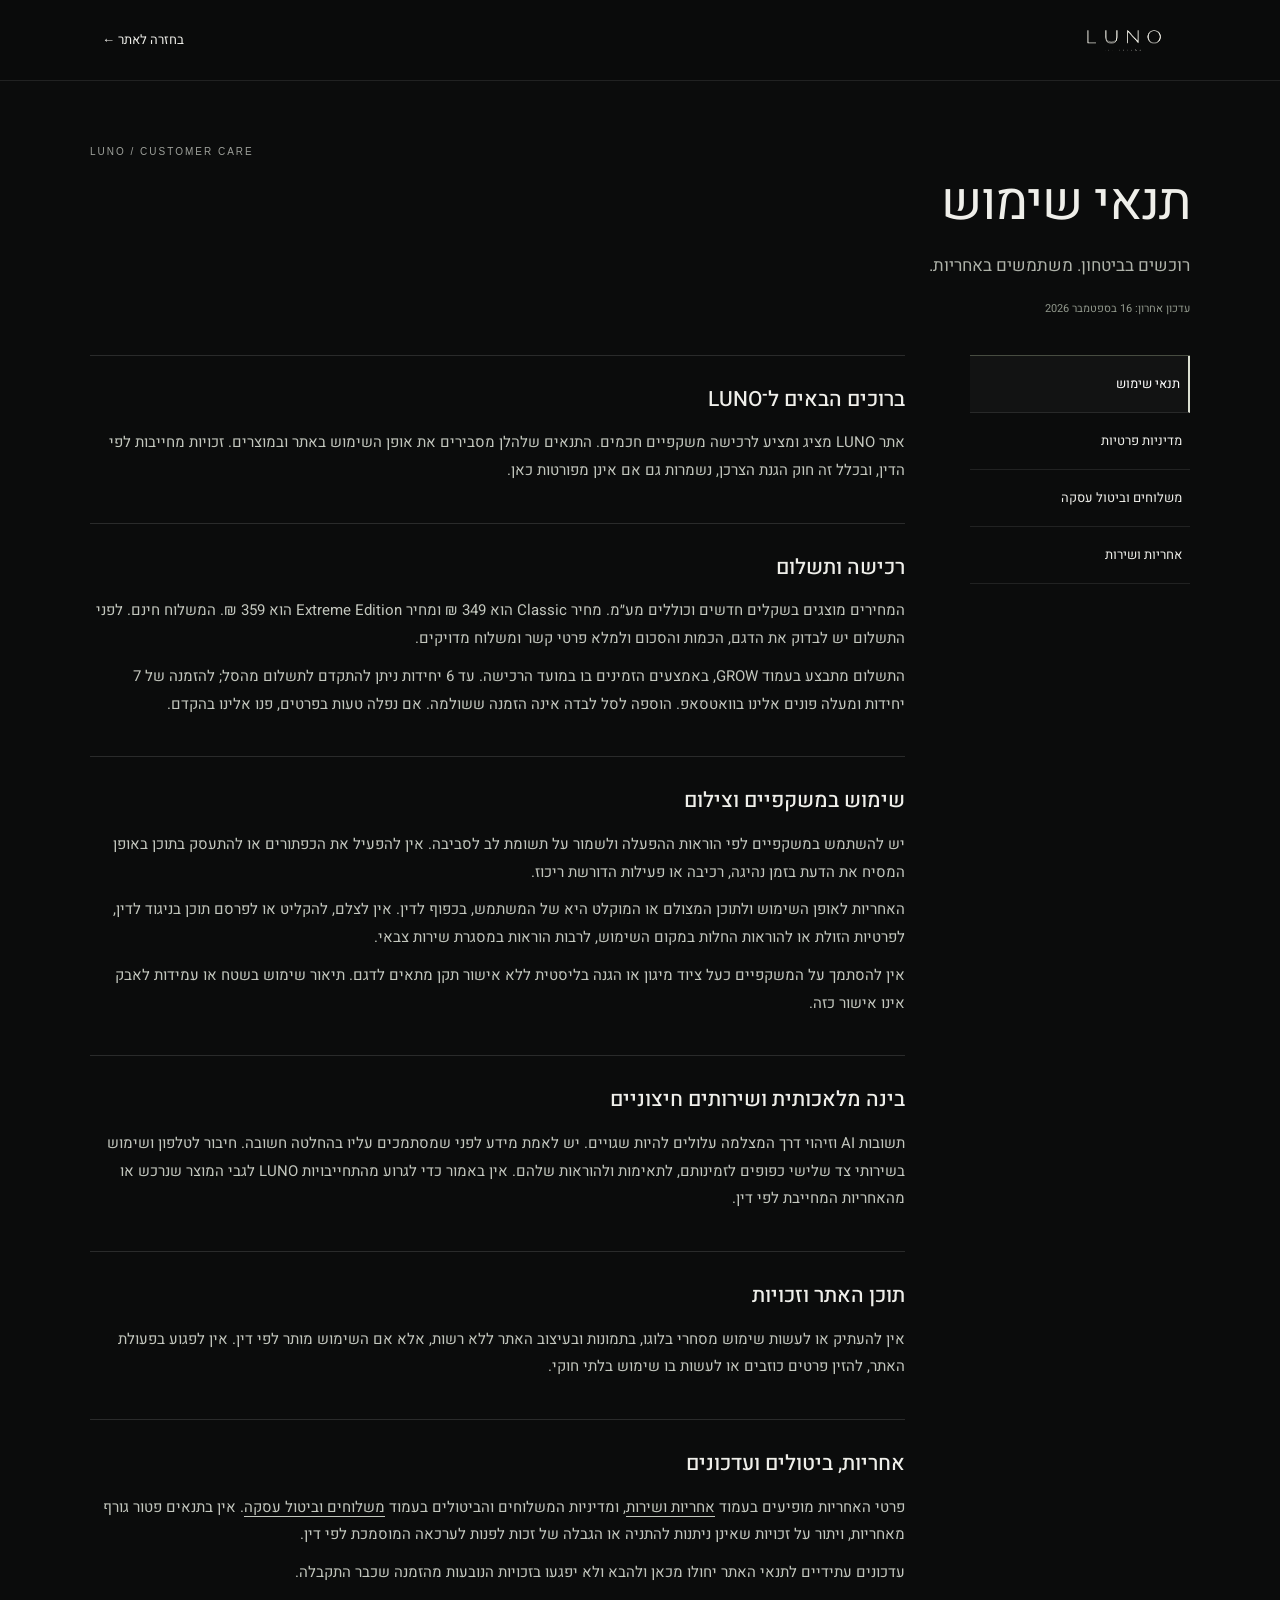
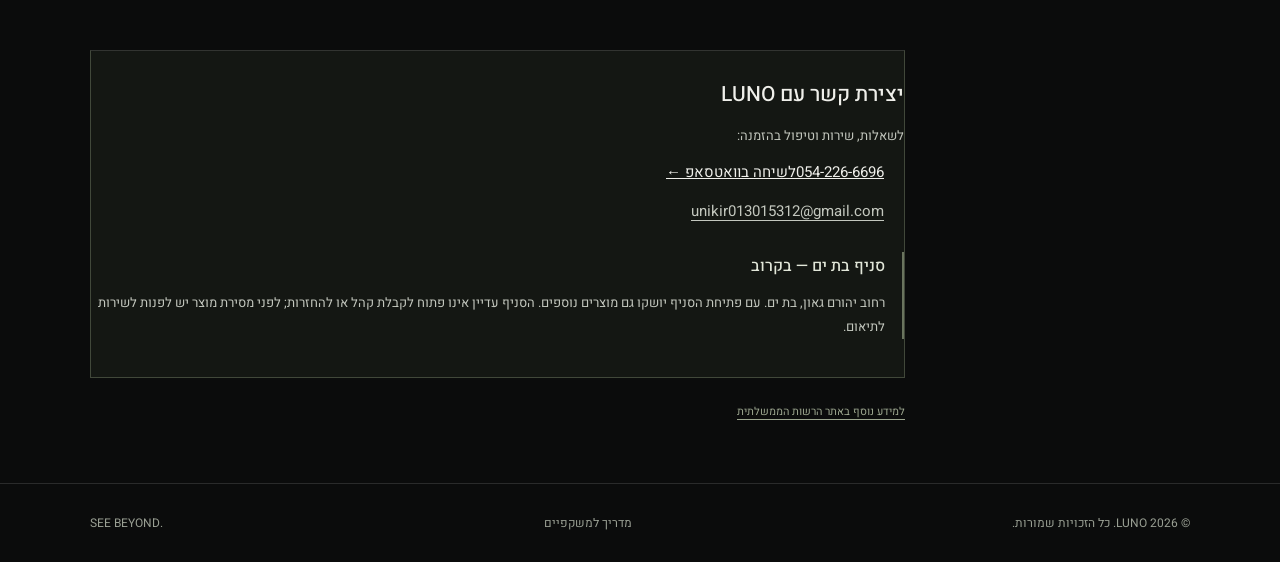
<file: terms.html>
<!doctype html><html lang="he" dir="rtl"><head><meta charset="utf-8"><meta name="viewport" content="width=device-width,initial-scale=1,viewport-fit=cover"><meta name="theme-color" content="#0b0c0c"><title>תנאי שימוש | LUNO</title><meta name="description" content="רוכשים בביטחון. משתמשים באחריות."><link rel="canonical" href="https://lunoil.com/terms.html"><link rel="icon" type="image/png" sizes="192x192" href="/favicon.png"><meta property="og:title" content="תנאי שימוש | LUNO"><meta property="og:description" content="רוכשים בביטחון. משתמשים באחריות."><meta property="og:url" content="https://lunoil.com/terms.html"><meta property="og:image" content="https://lunoil.com/images/luno-hero.png"><meta name="twitter:card" content="summary_large_image"><style>@import url('https://fonts.googleapis.com/css2?family=Heebo:wght@300;400;500;600&display=swap');*{box-sizing:border-box}html{scroll-behavior:smooth;scroll-padding-top:95px}body{margin:0;background:#0b0c0c;color:#efefea;font-family:Heebo,Arial,sans-serif;line-height:1.85}a{color:inherit;text-decoration:none}a:focus-visible{outline:2px solid #fff;outline-offset:5px}.wrap{width:min(1100px,88%);margin:auto}.top{position:sticky;top:0;z-index:2;background:#0b0c0cf5;border-bottom:1px solid #ffffff18}.top .wrap{height:80px;display:flex;justify-content:space-between;align-items:center}.brand{display:block;width:135px;color:#f2f1e8}.brand svg{display:block;width:100%}.back{font-size:13px;padding:12px}.intro{padding:65px 0 35px}.eyebrow{display:block;direction:ltr;font:10px Arial;letter-spacing:2px;color:#9ea19b}.intro h1{font-size:clamp(34px,4.5vw,52px);font-weight:400;letter-spacing:-1px;line-height:1.25;margin:14px 0}.intro p{color:#aeb2a9;font-size:17px;margin:0}.updated{font-size:11px;color:#90978b;display:block;margin-top:18px}.layout{display:grid;grid-template-columns:220px minmax(0,1fr);gap:65px;align-items:start;padding-bottom:50px}.nav{position:sticky;top:110px;display:grid;border-top:1px solid #474c41}.nav a{padding:16px 8px;border-bottom:1px solid #ffffff18;font-size:13px}.nav a[aria-current=page]{color:#fff;background:#ffffff08;border-inline-start:2px solid #dce0d2}.content{min-width:0}.content section{padding:28px 0;border-top:1px solid #ffffff20;scroll-margin-top:100px}h2{font-size:21px;font-weight:500;line-height:1.5;margin:0 0 14px}p{margin:10px 0;color:#c3c7be;font-size:15px}.content p a{text-decoration:underline;text-underline-offset:4px}.action{display:inline-flex;padding:12px 20px;background:#e8ebdf;color:#171a15;font-size:14px;margin-top:15px;line-height:1.6}.contact{background:#141713;border:1px solid #41483a;padding:28px;margin-top:25px}.contact a{display:inline-block;margin-inline-end:20px;font-size:15px;text-decoration:underline}.contact p{font-size:13px}.soon{border-inline-start:2px solid #6a745e;padding-inline-start:17px;margin-top:26px}.soon strong{font-weight:500;color:#e2e7d9}.soon p{font-size:13px}.footer{border-top:1px solid #ffffff20;padding:28px 0;font-size:12px;color:#999f93}.footer .wrap{display:flex;gap:18px;flex-wrap:wrap;justify-content:space-between}.sources{font-size:11px;color:#9ca68f;margin-top:24px}.sources a{text-decoration:underline}.skip{position:absolute;top:-100px}.skip:focus{top:4px;z-index:5;background:#fff;color:#000;padding:10px}@media(max-width:760px){.wrap{width:calc(100% - 40px)}.top .wrap{height:70px}.brand{width:112px}.intro{padding:32px 0 25px}.intro p{font-size:14px}.layout{grid-template-columns:minmax(0,1fr);gap:24px}.nav{position:static;display:grid;grid-template-columns:1fr 1fr;gap:0 12px}.nav a{font-size:12px;padding:12px 8px}.content section{padding:23px 0}h2{font-size:20px}p{font-size:14px}.contact{padding:22px 18px}.action{width:100%;justify-content:center}}@media(prefers-reduced-motion:reduce){html{scroll-behavior:auto}}</style></head><body><a class="skip" href="#content">דילוג לתוכן</a><header class="top"><div class="wrap"><a href="./index.html" class="brand"><svg viewBox="0 0 1254 305" role="img" aria-label="LUNO"><defs><filter id="logo-ink" color-interpolation-filters="sRGB"><feColorMatrix type="matrix" values="-0.45 -0.885 -0.165 0 1.25 -0.45 -0.885 -0.165 0 1.25 -0.45 -0.885 -0.165 0 1.25 0 0 0 1 0"/></filter><mask id="logo-mask" maskUnits="userSpaceOnUse" x="0" y="0" width="1254" height="305" style="mask-type:luminance"><image href="./images/luno-logo.jpeg" width="1254" height="305" filter="url(#logo-ink)"/></mask></defs><rect width="1254" height="305" fill="currentColor" mask="url(#logo-mask)"/></svg></a><a class="back" href="./index.html">בחזרה לאתר ←</a></div></header><main class="wrap"><header class="intro"><span class="eyebrow">LUNO / CUSTOMER CARE</span><h1>תנאי שימוש</h1><p>רוכשים בביטחון. משתמשים באחריות.</p><span class="updated">עדכון אחרון: 16 בספטמבר 2026</span></header><div class="layout"><nav class="nav" aria-label="מידע ושירות"><a href="./terms.html" aria-current="page">תנאי שימוש</a><a href="./privacy.html">מדיניות פרטיות</a><a href="./shipping-returns.html">משלוחים וביטול עסקה</a><a href="./warranty.html">אחריות ושירות</a></nav><article class="content" id="content"><section><h2>ברוכים הבאים ל־LUNO</h2><p>אתר LUNO מציג ומציע לרכישה משקפיים חכמים. התנאים שלהלן מסבירים את אופן השימוש באתר ובמוצרים. זכויות מחייבות לפי הדין, ובכלל זה חוק הגנת הצרכן, נשמרות גם אם אינן מפורטות כאן.</p></section><section><h2>רכישה ותשלום</h2><p>המחירים מוצגים בשקלים חדשים וכוללים מע״מ. מחיר Classic הוא 349 ₪ ומחיר Extreme Edition הוא 359 ₪. המשלוח חינם. לפני התשלום יש לבדוק את הדגם, הכמות והסכום ולמלא פרטי קשר ומשלוח מדויקים.</p><p>התשלום מתבצע בעמוד GROW, באמצעים הזמינים בו במועד הרכישה. עד 6 יחידות ניתן להתקדם לתשלום מהסל; להזמנה של 7 יחידות ומעלה פונים אלינו בוואטסאפ. הוספה לסל לבדה אינה הזמנה ששולמה. אם נפלה טעות בפרטים, פנו אלינו בהקדם.</p></section><section><h2>שימוש במשקפיים וצילום</h2><p>יש להשתמש במשקפיים לפי הוראות ההפעלה ולשמור על תשומת לב לסביבה. אין להפעיל את הכפתורים או להתעסק בתוכן באופן המסיח את הדעת בזמן נהיגה, רכיבה או פעילות הדורשת ריכוז.</p><p>האחריות לאופן השימוש ולתוכן המצולם או המוקלט היא של המשתמש, בכפוף לדין. אין לצלם, להקליט או לפרסם תוכן בניגוד לדין, לפרטיות הזולת או להוראות החלות במקום השימוש, לרבות הוראות במסגרת שירות צבאי.</p><p>אין להסתמך על המשקפיים כעל ציוד מיגון או הגנה בליסטית ללא אישור תקן מתאים לדגם. תיאור שימוש בשטח או עמידות לאבק אינו אישור כזה.</p></section><section><h2>בינה מלאכותית ושירותים חיצוניים</h2><p>תשובות AI וזיהוי דרך המצלמה עלולים להיות שגויים. יש לאמת מידע לפני שמסתמכים עליו בהחלטה חשובה. חיבור לטלפון ושימוש בשירותי צד שלישי כפופים לזמינותם, לתאימות ולהוראות שלהם. אין באמור כדי לגרוע מהתחייבויות LUNO לגבי המוצר שנרכש או מהאחריות המחייבת לפי דין.</p></section><section><h2>תוכן האתר וזכויות</h2><p>אין להעתיק או לעשות שימוש מסחרי בלוגו, בתמונות ובעיצוב האתר ללא רשות, אלא אם השימוש מותר לפי דין. אין לפגוע בפעולת האתר, להזין פרטים כוזבים או לעשות בו שימוש בלתי חוקי.</p></section><section><h2>אחריות, ביטולים ועדכונים</h2><p>פרטי האחריות מופיעים בעמוד <a href="./warranty.html">אחריות ושירות</a>, ומדיניות המשלוחים והביטולים בעמוד <a href="./shipping-returns.html">משלוחים וביטול עסקה</a>. אין בתנאים פטור גורף מאחריות, ויתור על זכויות שאינן ניתנות להתניה או הגבלה של זכות לפנות לערכאה המוסמכת לפי דין.</p><p>עדכונים עתידיים לתנאי האתר יחולו מכאן ולהבא ולא יפגעו בזכויות הנובעות מהזמנה שכבר התקבלה.</p></section><section class="contact"><h2>יצירת קשר עם LUNO</h2><p>לשאלות, שירות וטיפול בהזמנה:</p><a href="tel:+972542266696" dir="ltr">054-226-6696</a><a href="https://wa.me/972542266696">לשיחה בוואטסאפ ←</a><p><a href="mailto:unikir013015312@gmail.com" dir="ltr">unikir013015312@gmail.com</a></p><div class="soon"><strong>סניף בת ים — בקרוב</strong><p>רחוב יהורם גאון, בת ים. עם פתיחת הסניף יושקו גם מוצרים נוספים. הסניף עדיין אינו פתוח לקבלת קהל או להחזרות; לפני מסירת מוצר יש לפנות לשירות לתיאום.</p></div></section><p class="sources"><a href="https://www.gov.il/BlobFolder/generalpage/information-olim-consumerism/he/smart-consumerism-he.pdf">למידע נוסף באתר הרשות הממשלתית</a></p></article></div></main><footer class="footer"><div class="wrap"><span>© 2026 LUNO. כל הזכויות שמורות.</span><a href="./guide.html">מדריך למשקפיים</a><span dir="ltr">SEE BEYOND.</span></div></footer></body></html>
</file>
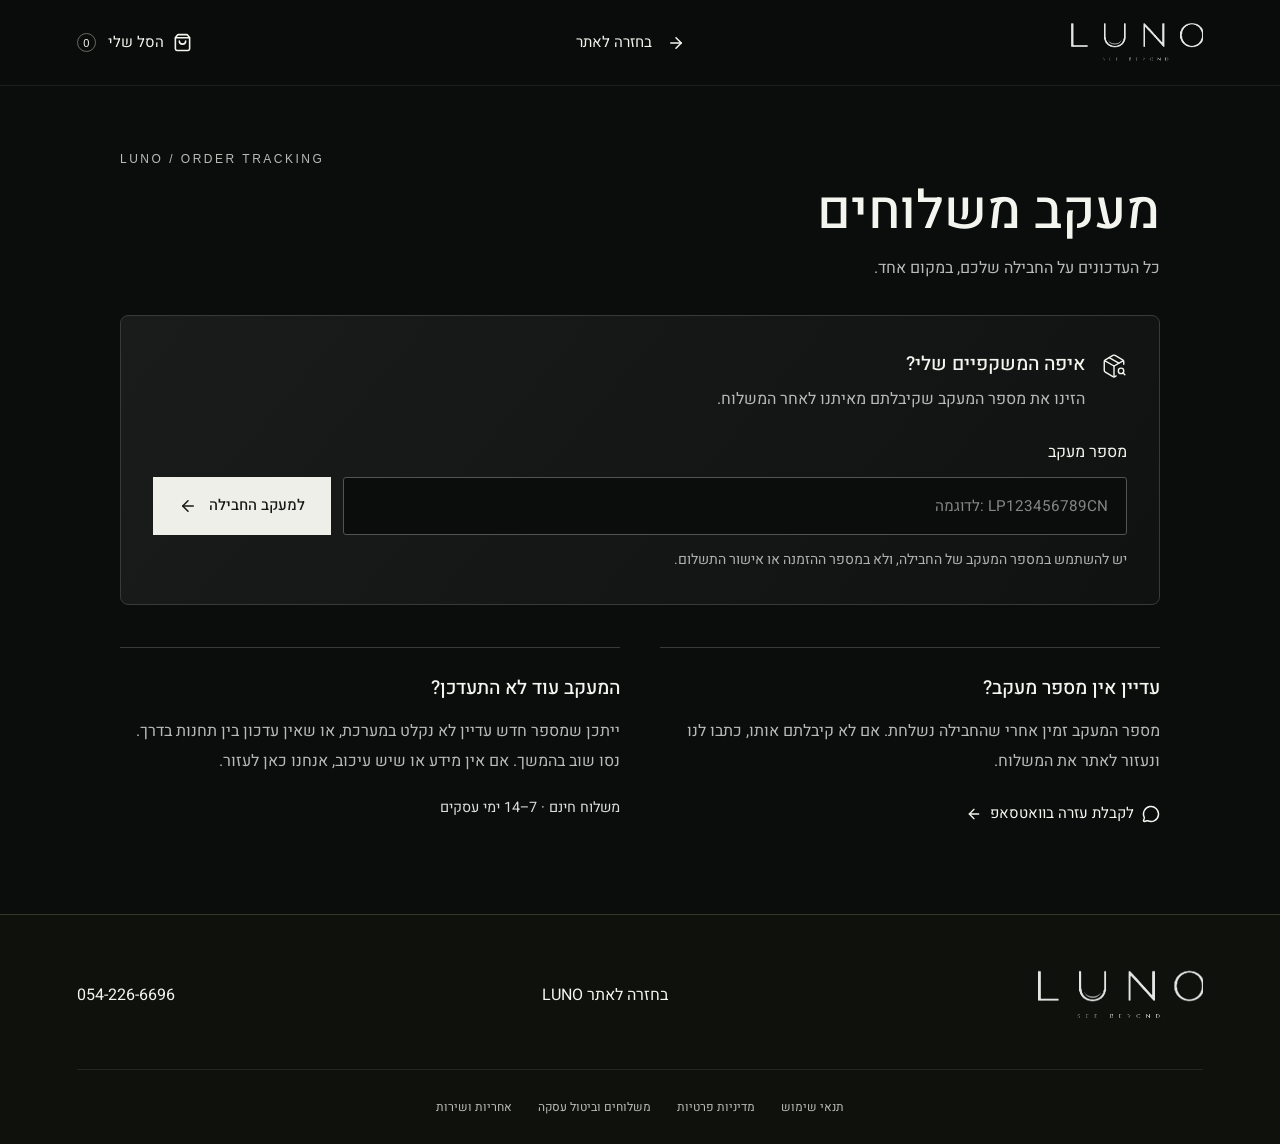
<file: tracking.html>
<!doctype html>
<html lang="he" dir="rtl" class="dark"><head><meta charset="UTF-8" /><meta name="viewport" content="width=device-width, initial-scale=1, viewport-fit=cover" /><meta name="theme-color" content="#0b0c0c" /><!-- TikTok Pixel Code Start -->
<script>
!function (w, d, t) {
  w.TiktokAnalyticsObject=t;var ttq=w[t]=w[t]||[];ttq.methods=["page","track","identify","instances","debug","on","off","once","ready","alias","group","enableCookie","disableCookie","holdConsent","revokeConsent","grantConsent"],ttq.setAndDefer=function(t,e){t[e]=function(){t.push([e].concat(Array.prototype.slice.call(arguments,0)))}};for(var i=0;i<ttq.methods.length;i++)ttq.setAndDefer(ttq,ttq.methods[i]);ttq.instance=function(t){for(var e=ttq._i[t]||[],n=0;n<ttq.methods.length;n++)ttq.setAndDefer(e,ttq.methods[n]);return e},ttq.load=function(e,n){var r="https://analytics.tiktok.com/i18n/pixel/events.js",o=n&&n.partner;ttq._i=ttq._i||{},ttq._i[e]=[],ttq._i[e]._u=r,ttq._t=ttq._t||{},ttq._t[e]=+new Date,ttq._o=ttq._o||{},ttq._o[e]=n||{};n=document.createElement("script");n.type="text/javascript",n.async=!0,n.src=r+"?sdkid="+e+"&lib="+t;e=document.getElementsByTagName("script")[0];e.parentNode.insertBefore(n,e)};
  ttq.load('DAK37NJC77U05QM9QT3G');
  ttq.page();
}(window, document, 'ttq');
</script>
<!-- TikTok Pixel Code End -->
  <script type="module" crossorigin src="./assets/tracking-Df8bP5Mt.js"></script>
  <link rel="modulepreload" crossorigin href="./assets/product-CsMNCTvM.js">
  <link rel="modulepreload" crossorigin href="./assets/check-CWVscOaY.js">
  <link rel="stylesheet" crossorigin href="./assets/product-C4Co_QsN.css">
  <link rel="stylesheet" crossorigin href="./assets/tracking-4Tt5DHdi.css">
<title>מעקב משלוחים | LUNO</title>
<meta name="description" content="עקבו אחר חבילת LUNO באמצעות מספר המעקב של המשלוח.">
<link rel="canonical" href="https://lunoil.com/tracking.html">
<meta name="robots" content="noindex,follow">
<meta property="og:title" content="מעקב משלוחים | LUNO">
<meta property="og:description" content="עקבו אחר חבילת LUNO באמצעות מספר המעקב של המשלוח.">
<meta property="og:url" content="https://lunoil.com/tracking.html">
<meta property="og:image" content="https://lunoil.com/images/luno-hero.png">
<meta property="og:type" content="website">
<meta property="og:locale" content="he_IL">
<meta property="og:site_name" content="LUNO">
<meta name="twitter:card" content="summary_large_image">
<meta name="twitter:title" content="מעקב משלוחים | LUNO">
<meta name="twitter:description" content="עקבו אחר חבילת LUNO באמצעות מספר המעקב של המשלוח.">
<meta name="twitter:image" content="https://lunoil.com/images/luno-hero.png">

<link rel="icon" type="image/png" sizes="192x192" href="/favicon.png">
<link rel="apple-touch-icon" sizes="180x180" href="/apple-touch-icon.png">
</head><body><div id="root"></div></body></html>
</file>
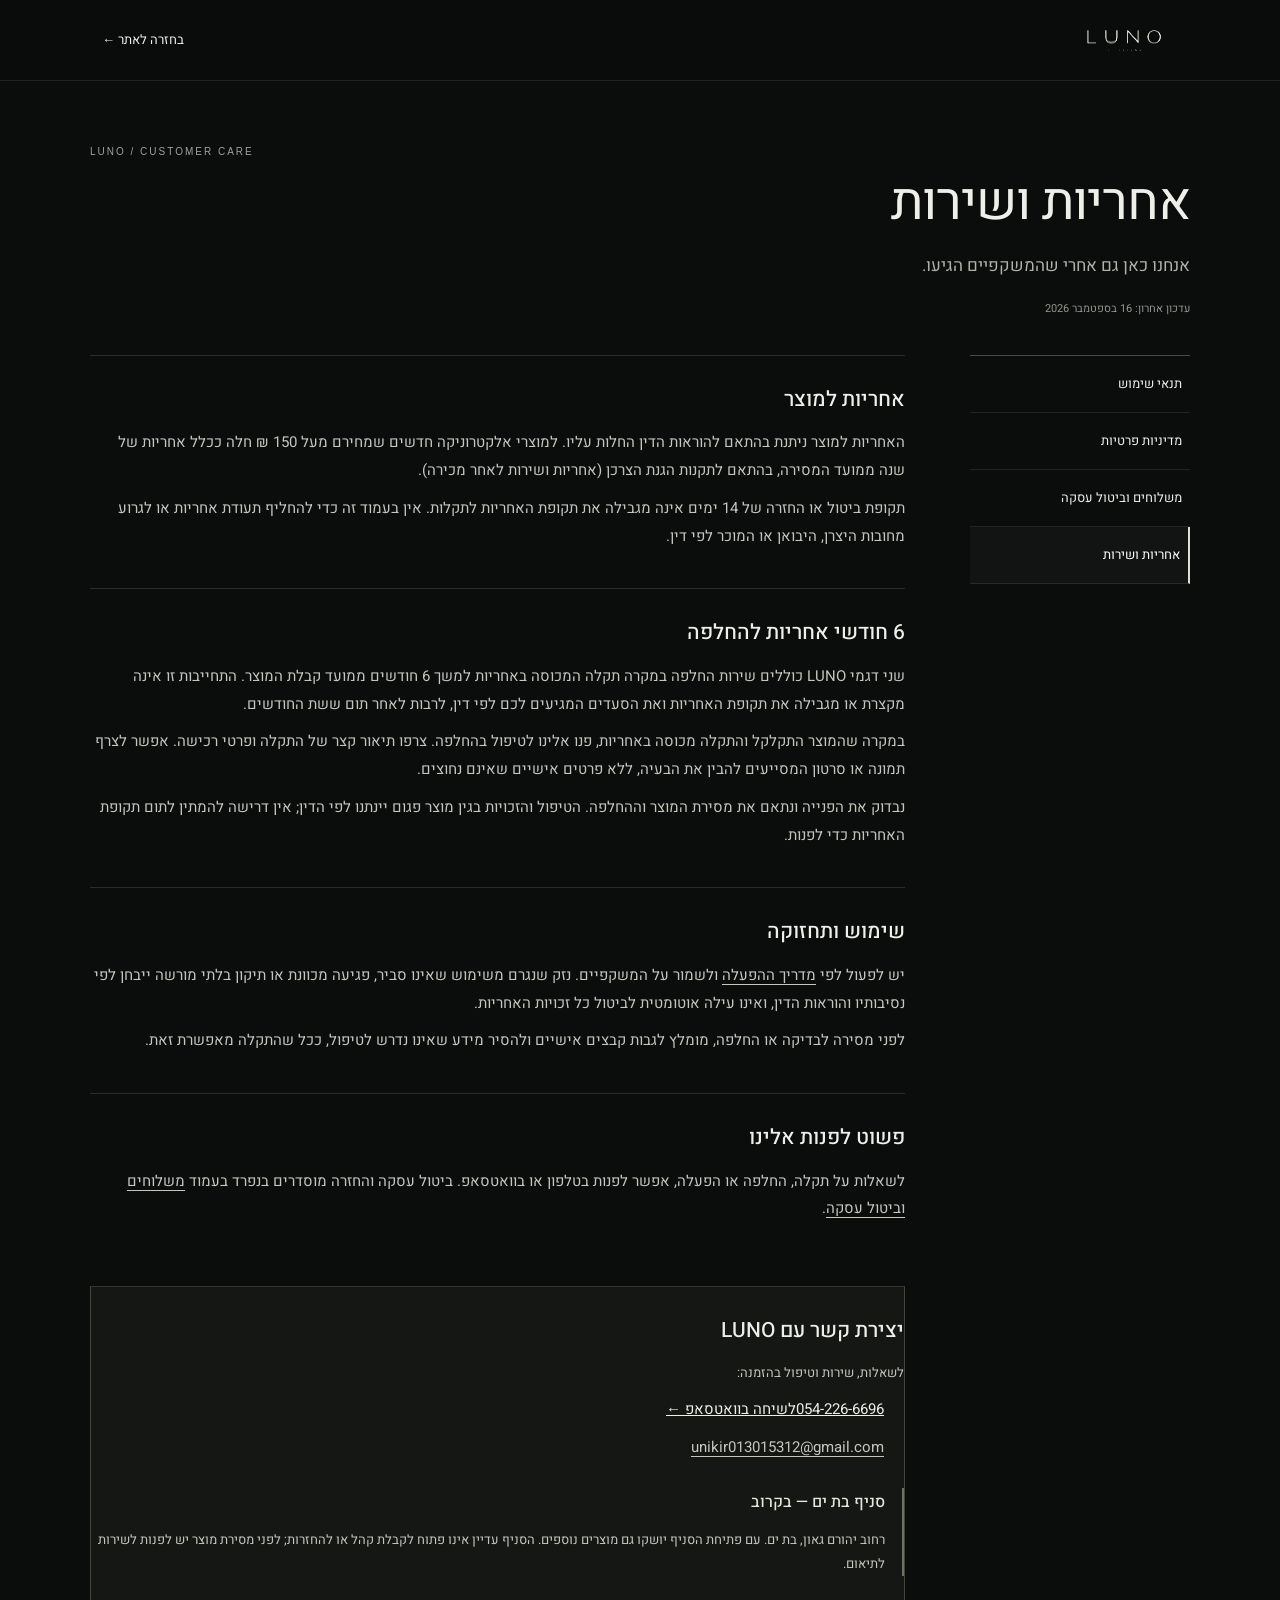
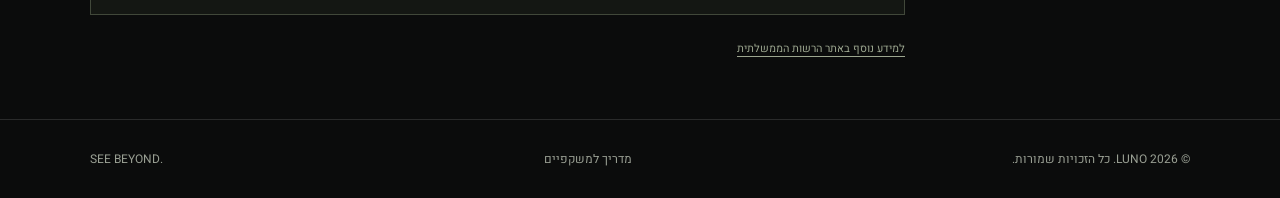
<file: warranty.html>
<!doctype html><html lang="he" dir="rtl"><head><meta charset="utf-8"><meta name="viewport" content="width=device-width,initial-scale=1,viewport-fit=cover"><meta name="theme-color" content="#0b0c0c"><title>אחריות ושירות | LUNO</title><meta name="description" content="אנחנו כאן גם אחרי שהמשקפיים הגיעו."><link rel="canonical" href="https://lunoil.com/warranty.html"><link rel="icon" type="image/png" sizes="192x192" href="/favicon.png"><meta property="og:title" content="אחריות ושירות | LUNO"><meta property="og:description" content="אנחנו כאן גם אחרי שהמשקפיים הגיעו."><meta property="og:url" content="https://lunoil.com/warranty.html"><meta property="og:image" content="https://lunoil.com/images/luno-hero.png"><meta name="twitter:card" content="summary_large_image"><style>@import url('https://fonts.googleapis.com/css2?family=Heebo:wght@300;400;500;600&display=swap');*{box-sizing:border-box}html{scroll-behavior:smooth;scroll-padding-top:95px}body{margin:0;background:#0b0c0c;color:#efefea;font-family:Heebo,Arial,sans-serif;line-height:1.85}a{color:inherit;text-decoration:none}a:focus-visible{outline:2px solid #fff;outline-offset:5px}.wrap{width:min(1100px,88%);margin:auto}.top{position:sticky;top:0;z-index:2;background:#0b0c0cf5;border-bottom:1px solid #ffffff18}.top .wrap{height:80px;display:flex;justify-content:space-between;align-items:center}.brand{display:block;width:135px;color:#f2f1e8}.brand svg{display:block;width:100%}.back{font-size:13px;padding:12px}.intro{padding:65px 0 35px}.eyebrow{display:block;direction:ltr;font:10px Arial;letter-spacing:2px;color:#9ea19b}.intro h1{font-size:clamp(34px,4.5vw,52px);font-weight:400;letter-spacing:-1px;line-height:1.25;margin:14px 0}.intro p{color:#aeb2a9;font-size:17px;margin:0}.updated{font-size:11px;color:#90978b;display:block;margin-top:18px}.layout{display:grid;grid-template-columns:220px minmax(0,1fr);gap:65px;align-items:start;padding-bottom:50px}.nav{position:sticky;top:110px;display:grid;border-top:1px solid #474c41}.nav a{padding:16px 8px;border-bottom:1px solid #ffffff18;font-size:13px}.nav a[aria-current=page]{color:#fff;background:#ffffff08;border-inline-start:2px solid #dce0d2}.content{min-width:0}.content section{padding:28px 0;border-top:1px solid #ffffff20;scroll-margin-top:100px}h2{font-size:21px;font-weight:500;line-height:1.5;margin:0 0 14px}p{margin:10px 0;color:#c3c7be;font-size:15px}.content p a{text-decoration:underline;text-underline-offset:4px}.action{display:inline-flex;padding:12px 20px;background:#e8ebdf;color:#171a15;font-size:14px;margin-top:15px;line-height:1.6}.contact{background:#141713;border:1px solid #41483a;padding:28px;margin-top:25px}.contact a{display:inline-block;margin-inline-end:20px;font-size:15px;text-decoration:underline}.contact p{font-size:13px}.soon{border-inline-start:2px solid #6a745e;padding-inline-start:17px;margin-top:26px}.soon strong{font-weight:500;color:#e2e7d9}.soon p{font-size:13px}.footer{border-top:1px solid #ffffff20;padding:28px 0;font-size:12px;color:#999f93}.footer .wrap{display:flex;gap:18px;flex-wrap:wrap;justify-content:space-between}.sources{font-size:11px;color:#9ca68f;margin-top:24px}.sources a{text-decoration:underline}.skip{position:absolute;top:-100px}.skip:focus{top:4px;z-index:5;background:#fff;color:#000;padding:10px}@media(max-width:760px){.wrap{width:calc(100% - 40px)}.top .wrap{height:70px}.brand{width:112px}.intro{padding:32px 0 25px}.intro p{font-size:14px}.layout{grid-template-columns:minmax(0,1fr);gap:24px}.nav{position:static;display:grid;grid-template-columns:1fr 1fr;gap:0 12px}.nav a{font-size:12px;padding:12px 8px}.content section{padding:23px 0}h2{font-size:20px}p{font-size:14px}.contact{padding:22px 18px}.action{width:100%;justify-content:center}}@media(prefers-reduced-motion:reduce){html{scroll-behavior:auto}}</style></head><body><a class="skip" href="#content">דילוג לתוכן</a><header class="top"><div class="wrap"><a href="./index.html" class="brand"><svg viewBox="0 0 1254 305" role="img" aria-label="LUNO"><defs><filter id="logo-ink" color-interpolation-filters="sRGB"><feColorMatrix type="matrix" values="-0.45 -0.885 -0.165 0 1.25 -0.45 -0.885 -0.165 0 1.25 -0.45 -0.885 -0.165 0 1.25 0 0 0 1 0"/></filter><mask id="logo-mask" maskUnits="userSpaceOnUse" x="0" y="0" width="1254" height="305" style="mask-type:luminance"><image href="./images/luno-logo.jpeg" width="1254" height="305" filter="url(#logo-ink)"/></mask></defs><rect width="1254" height="305" fill="currentColor" mask="url(#logo-mask)"/></svg></a><a class="back" href="./index.html">בחזרה לאתר ←</a></div></header><main class="wrap"><header class="intro"><span class="eyebrow">LUNO / CUSTOMER CARE</span><h1>אחריות ושירות</h1><p>אנחנו כאן גם אחרי שהמשקפיים הגיעו.</p><span class="updated">עדכון אחרון: 16 בספטמבר 2026</span></header><div class="layout"><nav class="nav" aria-label="מידע ושירות"><a href="./terms.html">תנאי שימוש</a><a href="./privacy.html">מדיניות פרטיות</a><a href="./shipping-returns.html">משלוחים וביטול עסקה</a><a href="./warranty.html" aria-current="page">אחריות ושירות</a></nav><article class="content" id="content"><section><h2>אחריות למוצר</h2><p>האחריות למוצר ניתנת בהתאם להוראות הדין החלות עליו. למוצרי אלקטרוניקה חדשים שמחירם מעל 150 ₪ חלה ככלל אחריות של שנה ממועד המסירה, בהתאם לתקנות הגנת הצרכן (אחריות ושירות לאחר מכירה).</p><p>תקופת ביטול או החזרה של 14 ימים אינה מגבילה את תקופת האחריות לתקלות. אין בעמוד זה כדי להחליף תעודת אחריות או לגרוע מחובות היצרן, היבואן או המוכר לפי דין.</p></section><section><h2>6 חודשי אחריות להחלפה</h2><p>שני דגמי LUNO כוללים שירות החלפה במקרה תקלה המכוסה באחריות למשך 6 חודשים ממועד קבלת המוצר. התחייבות זו אינה מקצרת או מגבילה את תקופת האחריות ואת הסעדים המגיעים לכם לפי דין, לרבות לאחר תום ששת החודשים.</p><p>במקרה שהמוצר התקלקל והתקלה מכוסה באחריות, פנו אלינו לטיפול בהחלפה. צרפו תיאור קצר של התקלה ופרטי רכישה. אפשר לצרף תמונה או סרטון המסייעים להבין את הבעיה, ללא פרטים אישיים שאינם נחוצים.</p><p>נבדוק את הפנייה ונתאם את מסירת המוצר וההחלפה. הטיפול והזכויות בגין מוצר פגום יינתנו לפי הדין; אין דרישה להמתין לתום תקופת האחריות כדי לפנות.</p></section><section><h2>שימוש ותחזוקה</h2><p>יש לפעול לפי <a href="./guide.html">מדריך ההפעלה</a> ולשמור על המשקפיים. נזק שנגרם משימוש שאינו סביר, פגיעה מכוונת או תיקון בלתי מורשה ייבחן לפי נסיבותיו והוראות הדין, ואינו עילה אוטומטית לביטול כל זכויות האחריות.</p><p>לפני מסירה לבדיקה או החלפה, מומלץ לגבות קבצים אישיים ולהסיר מידע שאינו נדרש לטיפול, ככל שהתקלה מאפשרת זאת.</p></section><section><h2>פשוט לפנות אלינו</h2><p>לשאלות על תקלה, החלפה או הפעלה, אפשר לפנות בטלפון או בוואטסאפ. ביטול עסקה והחזרה מוסדרים בנפרד בעמוד <a href="./shipping-returns.html">משלוחים וביטול עסקה</a>.</p></section><section class="contact"><h2>יצירת קשר עם LUNO</h2><p>לשאלות, שירות וטיפול בהזמנה:</p><a href="tel:+972542266696" dir="ltr">054-226-6696</a><a href="https://wa.me/972542266696">לשיחה בוואטסאפ ←</a><p><a href="mailto:unikir013015312@gmail.com" dir="ltr">unikir013015312@gmail.com</a></p><div class="soon"><strong>סניף בת ים — בקרוב</strong><p>רחוב יהורם גאון, בת ים. עם פתיחת הסניף יושקו גם מוצרים נוספים. הסניף עדיין אינו פתוח לקבלת קהל או להחזרות; לפני מסירת מוצר יש לפנות לשירות לתיאום.</p></div></section><p class="sources"><a href="https://www.gov.il/BlobFolder/generalpage/information-olim-consumerism/he/smart-consumerism-he.pdf">למידע נוסף באתר הרשות הממשלתית</a></p></article></div></main><footer class="footer"><div class="wrap"><span>© 2026 LUNO. כל הזכויות שמורות.</span><a href="./guide.html">מדריך למשקפיים</a><span dir="ltr">SEE BEYOND.</span></div></footer></body></html>
</file>
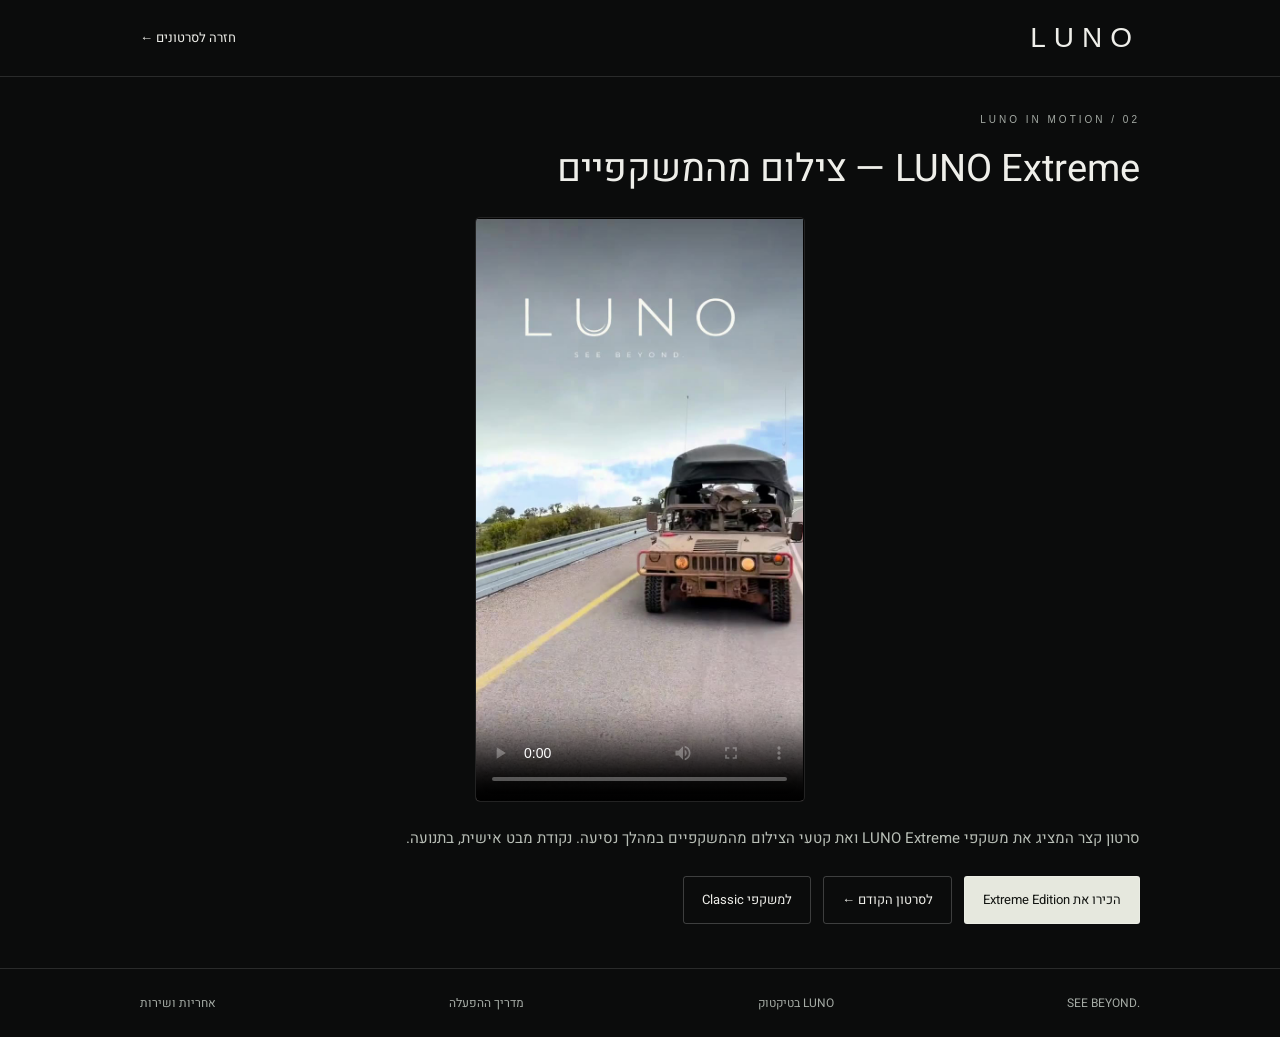
<file: watch-extreme.html>
<!doctype html>
<html lang="he" dir="rtl"><head><meta charset="utf-8"><meta name="viewport" content="width=device-width,initial-scale=1"><meta name="theme-color" content="#0b0c0c"><title>LUNO Extreme — צילום מהמשקפיים | סרטון LUNO</title><meta name="description" content="סרטון קצר המציג את משקפי LUNO Extreme ואת קטעי הצילום מהמשקפיים במהלך נסיעה. נקודת מבט אישית, בתנועה."><link rel="canonical" href="https://lunoil.com/watch-extreme.html"><link rel="icon" type="image/png" sizes="192x192" href="/favicon.png"><meta name="robots" content="index,follow,max-image-preview:large,max-video-preview:-1"><meta property="og:title" content="LUNO Extreme — צילום מהמשקפיים"><meta property="og:description" content="סרטון קצר המציג את משקפי LUNO Extreme ואת קטעי הצילום מהמשקפיים במהלך נסיעה. נקודת מבט אישית, בתנועה."><meta property="og:url" content="https://lunoil.com/watch-extreme.html"><meta property="og:image" content="https://lunoil.com/images/luno-extreme-film-poster.jpg"><meta property="og:type" content="video.other"><meta property="og:video" content="https://lunoil.com/videos/luno-extreme-in-action.mp4"><meta property="og:video:type" content="video/mp4"><meta property="og:video:width" content="720"><meta property="og:video:height" content="1280"><meta property="og:locale" content="he_IL"><meta name="twitter:card" content="summary_large_image"><meta name="twitter:image" content="https://lunoil.com/images/luno-extreme-film-poster.jpg"><link rel="stylesheet" href="https://fonts.googleapis.com/css2?family=Heebo:wght@400;500&display=swap"><style>*{box-sizing:border-box}body{margin:0;background:#0b0c0c;color:#efefea;font-family:Heebo,Arial,sans-serif;line-height:1.7}a{color:inherit;text-decoration:none}a:focus-visible,video:focus-visible{outline:2px solid #fff;outline-offset:5px}.wrap{width:min(1000px,90%);margin:auto}header{border-bottom:1px solid #ffffff20}header .wrap{display:flex;justify-content:space-between;align-items:center;min-height:76px}.brand{letter-spacing:8px;font:28px Arial,sans-serif}.back{font-size:13px;padding:12px 0}main{padding:28px 0 44px}.eyebrow{color:#a4aaa4;font:10px Arial,sans-serif;letter-spacing:3px}h1{font-size:clamp(24px,4vw,38px);font-weight:400;line-height:1.35;margin:12px 0 22px}video{display:block;width:100%;height:auto;aspect-ratio:16/9;max-height:70svh;object-fit:contain;background:#030303;border:1px solid #ffffff20;border-radius:5px}.portrait video{aspect-ratio:9/16;width:auto;max-width:100%;height:65svh;margin:auto}.description{max-width:740px;color:#b8beb6;font-size:15px;margin:24px 0}.links{display:flex;gap:12px;flex-wrap:wrap}.links a{border:1px solid #ffffff35;padding:12px 18px;font-size:13px;border-radius:3px}.links a:hover{background:#252925}.links .primary{background:#e6e8de;color:#121411}footer{border-top:1px solid #ffffff20;padding:24px 0;color:#a4aaa4;font-size:12px}footer .wrap{display:flex;flex-wrap:wrap;gap:16px;justify-content:space-between}@media(max-width:600px){header .wrap{min-height:64px}main{padding-top:20px}.portrait video{height:62svh}.description{font-size:14px}.links a{flex:1;text-align:center}}</style><script type="application/ld+json">{"@context": "https://schema.org", "@type": "VideoObject", "@id": "https://lunoil.com/watch-extreme.html#video", "name": "LUNO Extreme — צילום מהמשקפיים", "description": "סרטון קצר המציג את משקפי LUNO Extreme ואת קטעי הצילום מהמשקפיים במהלך נסיעה. נקודת מבט אישית, בתנועה.", "thumbnailUrl": ["https://lunoil.com/images/luno-extreme-film-poster.jpg"], "uploadDate": "2026-09-17T11:17:23Z", "duration": "PT18S", "contentUrl": "https://lunoil.com/videos/luno-extreme-in-action.mp4", "inLanguage": "he-IL", "publisher": {"@type": "Organization", "name": "LUNO", "url": "https://lunoil.com/"}, "mainEntityOfPage": "https://lunoil.com/watch-extreme.html"}</script></head>
<body><header><div class="wrap"><a class="brand" href="./index.html" aria-label="LUNO — לדף הבית" dir="ltr">LUNO</a><a class="back" href="./index.html#film">חזרה לסרטונים ←</a></div></header><main class="wrap"><span class="eyebrow" dir="ltr">LUNO IN MOTION / 02</span><h1>LUNO Extreme — צילום מהמשקפיים</h1><div class="portrait"><video controls playsinline preload="metadata" width="720" height="1280" poster="./images/luno-extreme-film-poster.jpg" aria-label="LUNO Extreme — צילום מהמשקפיים"><source src="./videos/luno-extreme-in-action.mp4" type="video/mp4">הדפדפן אינו תומך בניגון. <a href="./videos/luno-extreme-in-action.mp4">פתיחת הסרטון</a></video></div><p class="description">סרטון קצר המציג את משקפי LUNO Extreme ואת קטעי הצילום מהמשקפיים במהלך נסיעה. נקודת מבט אישית, בתנועה.</p><nav class="links" aria-label="עוד ב־LUNO"><a class="primary" href="./extreme.html">הכירו את Extreme Edition</a><a href="./watch-luno.html">לסרטון הקודם ←</a><a href="./classic.html">למשקפי Classic</a></nav></main><footer><div class="wrap"><span dir="ltr">SEE BEYOND.</span><a href="https://www.tiktok.com/@lunoisrael">LUNO בטיקטוק</a><a href="./guide.html">מדריך ההפעלה</a><a href="./warranty.html">אחריות ושירות</a></div></footer></body></html>
</file>
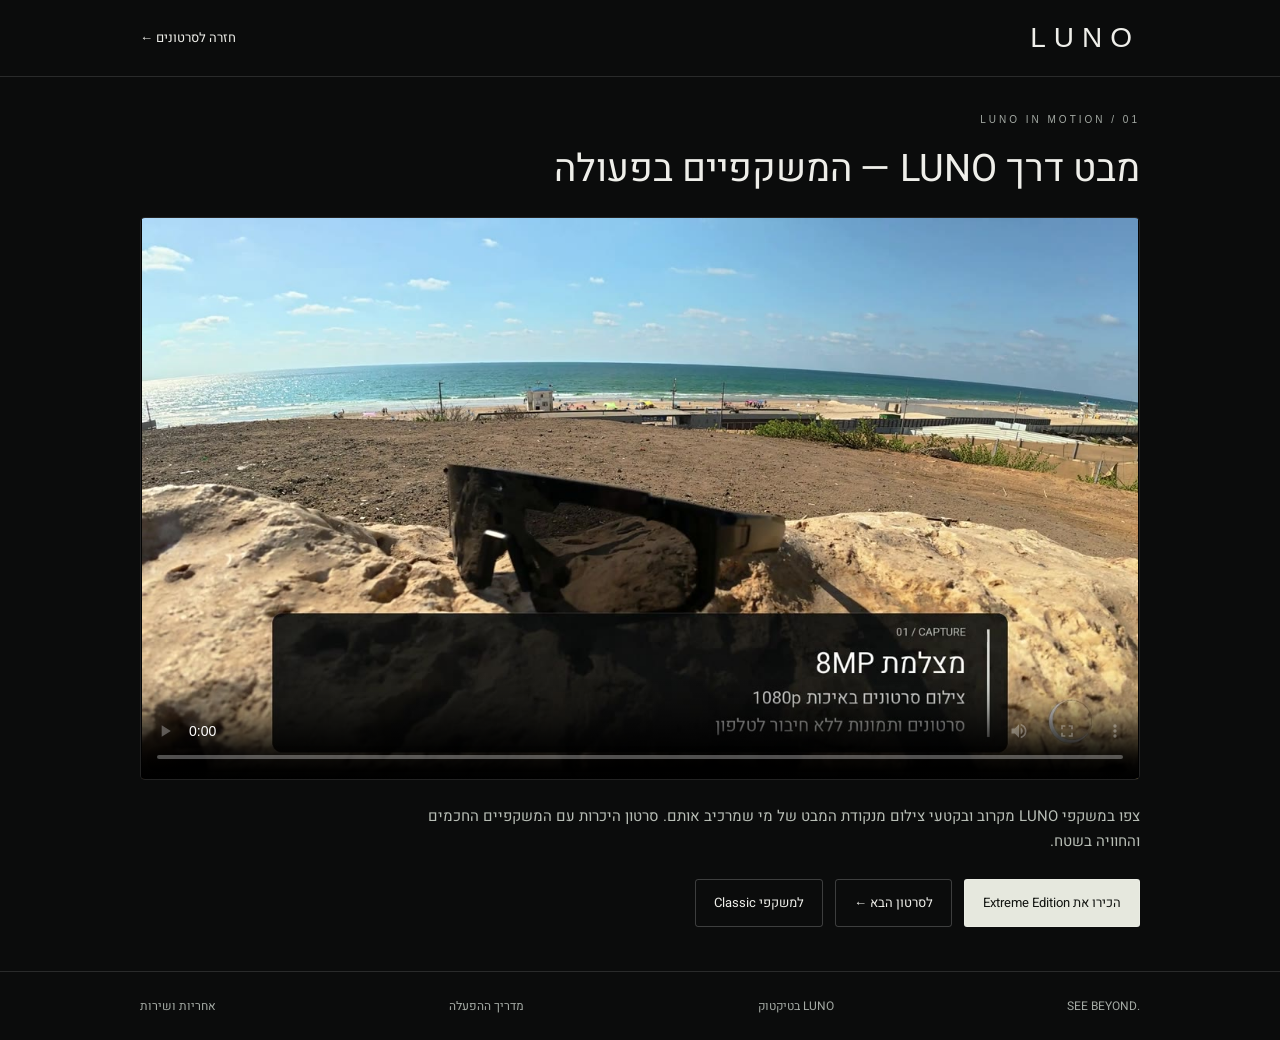
<file: watch-luno.html>
<!doctype html>
<html lang="he" dir="rtl"><head><meta charset="utf-8"><meta name="viewport" content="width=device-width,initial-scale=1"><meta name="theme-color" content="#0b0c0c"><title>מבט דרך LUNO — המשקפיים בפעולה | סרטון LUNO</title><meta name="description" content="צפו במשקפי LUNO מקרוב ובקטעי צילום מנקודת המבט של מי שמרכיב אותם. סרטון היכרות עם המשקפיים החכמים והחוויה בשטח."><link rel="canonical" href="https://lunoil.com/watch-luno.html"><link rel="icon" type="image/png" sizes="192x192" href="/favicon.png"><meta name="robots" content="index,follow,max-image-preview:large,max-video-preview:-1"><meta property="og:title" content="מבט דרך LUNO — המשקפיים בפעולה"><meta property="og:description" content="צפו במשקפי LUNO מקרוב ובקטעי צילום מנקודת המבט של מי שמרכיב אותם. סרטון היכרות עם המשקפיים החכמים והחוויה בשטח."><meta property="og:url" content="https://lunoil.com/watch-luno.html"><meta property="og:image" content="https://lunoil.com/images/luno-film-poster.jpg"><meta property="og:type" content="video.other"><meta property="og:video" content="https://lunoil.com/videos/luno-in-action.mp4"><meta property="og:video:type" content="video/mp4"><meta property="og:video:width" content="1280"><meta property="og:video:height" content="720"><meta property="og:locale" content="he_IL"><meta name="twitter:card" content="summary_large_image"><meta name="twitter:image" content="https://lunoil.com/images/luno-film-poster.jpg"><link rel="stylesheet" href="https://fonts.googleapis.com/css2?family=Heebo:wght@400;500&display=swap"><style>*{box-sizing:border-box}body{margin:0;background:#0b0c0c;color:#efefea;font-family:Heebo,Arial,sans-serif;line-height:1.7}a{color:inherit;text-decoration:none}a:focus-visible,video:focus-visible{outline:2px solid #fff;outline-offset:5px}.wrap{width:min(1000px,90%);margin:auto}header{border-bottom:1px solid #ffffff20}header .wrap{display:flex;justify-content:space-between;align-items:center;min-height:76px}.brand{letter-spacing:8px;font:28px Arial,sans-serif}.back{font-size:13px;padding:12px 0}main{padding:28px 0 44px}.eyebrow{color:#a4aaa4;font:10px Arial,sans-serif;letter-spacing:3px}h1{font-size:clamp(24px,4vw,38px);font-weight:400;line-height:1.35;margin:12px 0 22px}video{display:block;width:100%;height:auto;aspect-ratio:16/9;max-height:70svh;object-fit:contain;background:#030303;border:1px solid #ffffff20;border-radius:5px}.portrait video{aspect-ratio:9/16;width:auto;max-width:100%;height:65svh;margin:auto}.description{max-width:740px;color:#b8beb6;font-size:15px;margin:24px 0}.links{display:flex;gap:12px;flex-wrap:wrap}.links a{border:1px solid #ffffff35;padding:12px 18px;font-size:13px;border-radius:3px}.links a:hover{background:#252925}.links .primary{background:#e6e8de;color:#121411}footer{border-top:1px solid #ffffff20;padding:24px 0;color:#a4aaa4;font-size:12px}footer .wrap{display:flex;flex-wrap:wrap;gap:16px;justify-content:space-between}@media(max-width:600px){header .wrap{min-height:64px}main{padding-top:20px}.portrait video{height:62svh}.description{font-size:14px}.links a{flex:1;text-align:center}}</style><script type="application/ld+json">{"@context": "https://schema.org", "@type": "VideoObject", "@id": "https://lunoil.com/watch-luno.html#video", "name": "מבט דרך LUNO — המשקפיים בפעולה", "description": "צפו במשקפי LUNO מקרוב ובקטעי צילום מנקודת המבט של מי שמרכיב אותם. סרטון היכרות עם המשקפיים החכמים והחוויה בשטח.", "thumbnailUrl": ["https://lunoil.com/images/luno-film-poster.jpg"], "uploadDate": "2026-09-14T12:15:40Z", "duration": "PT35.67S", "contentUrl": "https://lunoil.com/videos/luno-in-action.mp4", "inLanguage": "he-IL", "publisher": {"@type": "Organization", "name": "LUNO", "url": "https://lunoil.com/"}, "mainEntityOfPage": "https://lunoil.com/watch-luno.html"}</script></head>
<body><header><div class="wrap"><a class="brand" href="./index.html" aria-label="LUNO — לדף הבית" dir="ltr">LUNO</a><a class="back" href="./index.html#film">חזרה לסרטונים ←</a></div></header><main class="wrap"><span class="eyebrow" dir="ltr">LUNO IN MOTION / 01</span><h1>מבט דרך LUNO — המשקפיים בפעולה</h1><div class="landscape"><video controls playsinline preload="metadata" width="1280" height="720" poster="./images/luno-film-poster.jpg" aria-label="מבט דרך LUNO — המשקפיים בפעולה"><source src="./videos/luno-in-action.mp4" type="video/mp4">הדפדפן אינו תומך בניגון. <a href="./videos/luno-in-action.mp4">פתיחת הסרטון</a></video></div><p class="description">צפו במשקפי LUNO מקרוב ובקטעי צילום מנקודת המבט של מי שמרכיב אותם. סרטון היכרות עם המשקפיים החכמים והחוויה בשטח.</p><nav class="links" aria-label="עוד ב־LUNO"><a class="primary" href="./extreme.html">הכירו את Extreme Edition</a><a href="./watch-extreme.html">לסרטון הבא ←</a><a href="./classic.html">למשקפי Classic</a></nav></main><footer><div class="wrap"><span dir="ltr">SEE BEYOND.</span><a href="https://www.tiktok.com/@lunoisrael">LUNO בטיקטוק</a><a href="./guide.html">מדריך ההפעלה</a><a href="./warranty.html">אחריות ושירות</a></div></footer></body></html>
</file>
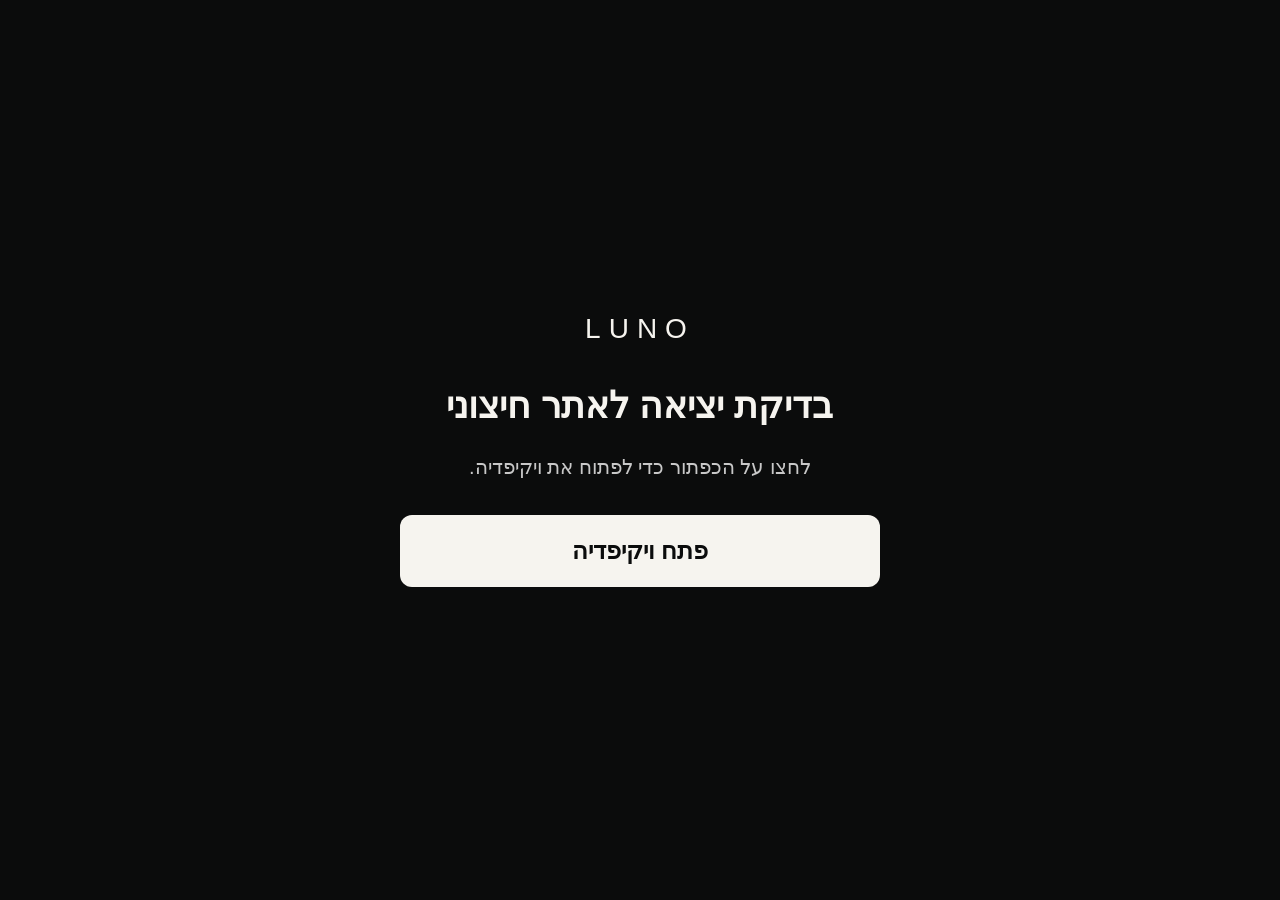
<file: wikipedia-test.html>
<!doctype html>
<html lang="he" dir="rtl">
<head>
  <meta charset="utf-8">
  <meta name="viewport" content="width=device-width, initial-scale=1">
  <meta name="robots" content="noindex,nofollow">
  <title>LUNO — בדיקת קישור חיצוני</title>
  <style>
    * { box-sizing: border-box; }
    body { margin: 0; min-height: 100vh; display: grid; place-items: center; background: #0b0c0c; color: #f6f4ef; font-family: Arial, sans-serif; padding: 24px; }
    main { width: 100%; max-width: 480px; text-align: center; }
    .brand { font-size: 28px; letter-spacing: 8px; }
    h1 { font-size: clamp(26px, 6vw, 36px); line-height: 1.4; margin: 36px 0 16px; }
    p { font-size: 20px; line-height: 1.6; color: #c8c8c8; }
    a { display: block; padding: 22px 16px; margin-top: 32px; background: #f6f4ef; color: #0b0c0c; border-radius: 12px; text-decoration: none; font-size: 24px; font-weight: bold; }
    a:focus-visible { outline: 3px solid #aaa; outline-offset: 6px; }
  </style>
</head>
<body>
  <main>
    <div class="brand" dir="ltr">LUNO</div>
    <h1>בדיקת יציאה לאתר חיצוני</h1>
    <p>לחצו על הכפתור כדי לפתוח את ויקיפדיה.</p>
    <a href="https://he.wikipedia.org">פתח ויקיפדיה</a>
  </main>
</body>
</html>
</file>
<file: assets/product-C4Co_QsN.css>
@import "https://fonts.googleapis.com/css2?family=Heebo:wght@300;400;500;600;700;800;900&display=swap";.lens-preview{color:#f1f0eb;background:#111313;border:1px solid #ffffff1c;border-radius:4px;scroll-margin-top:110px;overflow:hidden}.lens-preview-stage{aspect-ratio:3/2;isolation:isolate;background:#141414;margin:0;position:relative;overflow:hidden}.lens-preview-stage .lens-preview-image{object-fit:cover;opacity:0;width:100%;height:100%;transition:opacity .42s;display:block;position:absolute;inset:0}.lens-preview-stage .lens-preview-image.is-active{opacity:1}.lens-preview-signature{letter-spacing:2px;color:#b5bab6;font:10px Arial,sans-serif;position:absolute;top:22px;left:24px}.lens-image-link{z-index:2;cursor:pointer;position:absolute;inset:0}.lens-preview .lens-image-link:focus-visible{outline-offset:-4px}.lens-product-link{color:#f1f0eb;background:#0c0d0dd9;border:1px solid #ffffff45;border-radius:30px;align-items:center;gap:6px;min-height:32px;padding:5px 10px;font-size:12px;display:flex;position:absolute;bottom:16px;left:20px}.lens-preview-controls{border-top:1px solid #ffffff18;grid-template-columns:minmax(0,1fr) auto;align-items:center;gap:12px 18px;padding:20px 24px 16px;display:grid}.lens-preview-heading>span{font-size:16px;font-weight:500;display:block}.lens-preview-options{border:0;gap:6px;min-width:0;margin:0;padding:0;display:flex}.lens-preview-options button{color:#c1c7c1;cursor:pointer;background:#1e2120;border:1px solid #ffffff38;border-radius:8px;flex-direction:column;justify-content:center;align-items:center;gap:5px;min-width:57px;min-height:56px;font-size:12px;transition:background .18s,color .18s,border-color .18s;display:flex}.lens-preview-options button:hover:not(:disabled):not([aria-pressed=true]){background:#303531;border-color:#dddcd4}.lens-preview-options button[aria-pressed=true]{color:#171b18;background:#eeede6;border-color:#eeede6}.lens-preview-options button:disabled{opacity:.35;cursor:default}.lens-preview button:focus-visible,.lens-preview a:focus-visible{outline-offset:4px;outline:2px solid #fff}.lens-preview-footnote{color:#929c93;grid-column:1/-1;margin:0;font-size:11px;line-height:1.6}.lens-preview-unavailable{text-align:center;place-items:center;padding:24px;font-size:15px;display:grid;position:absolute;inset:0}.lens-preview-compact{border:0;border-radius:0}.lens-preview-compact .lens-preview-stage{aspect-ratio:1.75}.lens-preview-compact .lens-preview-controls{padding:16px 22px 13px}.lens-preview-compact .lens-preview-heading>span{font-size:15px}.product-materials-summary{background:#111313;border-top:1px solid #ffffff18;flex-direction:column;justify-content:center;gap:5px;padding:16px 22px 13px;display:flex}.product-materials-summary>span{color:#f1f0eb;font-size:15px;font-weight:500}.product-materials-summary p{color:#b4b9b4;margin:0;font-size:13px;line-height:1.6}.product-materials-summary small{color:#929c93;font-size:12px}@media (width>=761px){.lens-preview-compact .lens-preview-controls,.product-materials-summary{min-height:116px}}@media (width<=1100px) and (width>=761px){.lens-preview-controls{grid-template-columns:1fr}.lens-preview-options{width:fit-content}.lens-preview-compact .lens-preview-controls,.product-materials-summary{min-height:176px}}@media (width<=760px){.lens-preview-controls,.lens-preview-compact .lens-preview-controls{grid-template-columns:1fr;gap:12px;padding:16px}.lens-preview-options{width:100%}.lens-preview-options button{flex-direction:row;flex:1;gap:8px;min-height:46px;font-size:14px}.lens-preview-heading>span,.lens-preview-compact .lens-preview-heading>span{font-size:16px}.lens-preview-signature{font-size:9px;top:16px;left:16px}.lens-product-link{font-size:12px;bottom:10px;left:12px}}@media (prefers-reduced-motion:reduce){.lens-preview-stage .lens-preview-image,.lens-preview-options button{transition:none}}@layer properties{@supports (((-webkit-hyphens:none)) and (not (margin-trim:inline))) or ((-moz-orient:inline) and (not (color:rgb(from red r g b)))){:root,:host{--shimmer-angle:20deg}*,:before,:after,::backdrop{--tw-translate-x:0;--tw-translate-y:0;--tw-translate-z:0;--tw-rotate-x:initial;--tw-rotate-y:initial;--tw-rotate-z:initial;--tw-skew-x:initial;--tw-skew-y:initial;--tw-scroll-snap-strictness:proximity;--tw-space-x-reverse:0;--tw-border-style:solid;--tw-leading:initial;--tw-font-weight:initial;--tw-tracking:initial;--tw-ordinal:initial;--tw-slashed-zero:initial;--tw-numeric-figure:initial;--tw-numeric-spacing:initial;--tw-numeric-fraction:initial;--tw-shadow:0 0 #0000;--tw-shadow-color:initial;--tw-shadow-alpha:100%;--tw-inset-shadow:0 0 #0000;--tw-inset-shadow-color:initial;--tw-inset-shadow-alpha:100%;--tw-ring-color:initial;--tw-ring-shadow:0 0 #0000;--tw-inset-ring-color:initial;--tw-inset-ring-shadow:0 0 #0000;--tw-ring-inset:initial;--tw-ring-offset-width:0px;--tw-ring-offset-color:#fff;--tw-ring-offset-shadow:0 0 #0000;--tw-outline-style:solid;--tw-blur:initial;--tw-brightness:initial;--tw-contrast:initial;--tw-grayscale:initial;--tw-hue-rotate:initial;--tw-invert:initial;--tw-opacity:initial;--tw-saturate:initial;--tw-sepia:initial;--tw-drop-shadow:initial;--tw-drop-shadow-color:initial;--tw-drop-shadow-alpha:100%;--tw-drop-shadow-size:initial;--tw-duration:initial;--tw-ease:initial;--tw-content:"";--tw-scale-x:1;--tw-scale-y:1;--tw-scale-z:1;--tw-backdrop-blur:initial;--tw-backdrop-brightness:initial;--tw-backdrop-contrast:initial;--tw-backdrop-grayscale:initial;--tw-backdrop-hue-rotate:initial;--tw-backdrop-invert:initial;--tw-backdrop-opacity:initial;--tw-backdrop-saturate:initial;--tw-backdrop-sepia:initial;--tw-animation-delay:0s;--tw-animation-direction:normal;--tw-animation-duration:initial;--tw-animation-fill-mode:none;--tw-animation-iteration-count:1;--tw-enter-blur:0;--tw-enter-opacity:1;--tw-enter-rotate:0;--tw-enter-scale:1;--tw-enter-translate-x:0;--tw-enter-translate-y:0;--tw-exit-blur:0;--tw-exit-opacity:1;--tw-exit-rotate:0;--tw-exit-scale:1;--tw-exit-translate-x:0;--tw-exit-translate-y:0;--scroll-fade-t:0px;--scroll-fade-b:0px;--scroll-fade-s:0px;--scroll-fade-e:0px;--scroll-fade-mask:initial;--shimmer-image:initial;--shimmer-text-fill:initial}}}@layer theme{:root,:host{--font-sans:"Heebo", Arial, sans-serif;--font-mono:ui-monospace, SFMono-Regular, Menlo, Monaco, Consolas, "Liberation Mono", "Courier New", monospace;--color-black:#000;--color-white:#fff;--spacing:.25rem;--container-xs:20rem;--container-sm:24rem;--text-xs:.75rem;--text-xs--line-height:calc(1 / .75);--text-sm:.875rem;--text-sm--line-height:calc(1.25 / .875);--text-base:1rem;--text-base--line-height:calc(1.5 / 1);--font-weight-normal:400;--font-weight-medium:500;--tracking-tight:-.025em;--tracking-widest:.1em;--leading-tight:1.25;--leading-snug:1.375;--leading-normal:1.5;--leading-relaxed:1.625;--radius-md:3px;--radius-2xl:1rem;--radius-4xl:2rem;--ease-in-out:cubic-bezier(.4, 0, .2, 1);--animate-spin:spin 1s linear infinite;--animate-pulse:pulse 2s cubic-bezier(.4, 0, .6, 1) infinite;--blur-xs:4px;--aspect-video:16 / 9;--default-transition-duration:.15s;--default-transition-timing-function:cubic-bezier(.4, 0, .2, 1);--default-font-family:"Heebo", Arial, sans-serif;--default-mono-font-family:var(--font-mono);--color-popover:var(--popover);--color-border:var(--border)}}@layer base{*,:after,:before,::backdrop{box-sizing:border-box;border:0 solid;margin:0;padding:0}::file-selector-button{box-sizing:border-box;border:0 solid;margin:0;padding:0}html,:host{-webkit-text-size-adjust:100%;tab-size:4;line-height:1.5;font-family:var(--default-font-family,ui-sans-serif, system-ui, sans-serif, "Apple Color Emoji", "Segoe UI Emoji", "Segoe UI Symbol", "Noto Color Emoji");font-feature-settings:var(--default-font-feature-settings,normal);font-variation-settings:var(--default-font-variation-settings,normal);-webkit-tap-highlight-color:transparent}hr{height:0;color:inherit;border-top-width:1px}abbr:where([title]){-webkit-text-decoration:underline dotted;text-decoration:underline dotted}h1,h2,h3,h4,h5,h6{font-size:inherit;font-weight:inherit}a{color:inherit;-webkit-text-decoration:inherit;-webkit-text-decoration:inherit;-webkit-text-decoration:inherit;-webkit-text-decoration:inherit;text-decoration:inherit}b,strong{font-weight:bolder}code,kbd,samp,pre{font-family:var(--default-mono-font-family,ui-monospace, SFMono-Regular, Menlo, Monaco, Consolas, "Liberation Mono", "Courier New", monospace);font-feature-settings:var(--default-mono-font-feature-settings,normal);font-variation-settings:var(--default-mono-font-variation-settings,normal);font-size:1em}small{font-size:80%}sub,sup{vertical-align:baseline;font-size:75%;line-height:0;position:relative}sub{bottom:-.25em}sup{top:-.5em}table{text-indent:0;border-color:inherit;border-collapse:collapse}:-moz-focusring{outline:auto}progress{vertical-align:baseline}summary{display:list-item}ol,ul,menu{list-style:none}img,svg,video,canvas,audio,iframe,embed,object{vertical-align:middle;display:block}img,video{max-width:100%;height:auto}button,input,select,optgroup,textarea{font:inherit;font-feature-settings:inherit;font-variation-settings:inherit;letter-spacing:inherit;color:inherit;opacity:1;background-color:#0000;border-radius:0}::file-selector-button{font:inherit;font-feature-settings:inherit;font-variation-settings:inherit;letter-spacing:inherit;color:inherit;opacity:1;background-color:#0000;border-radius:0}:where(select:is([multiple],[size])) optgroup{font-weight:bolder}:where(select:is([multiple],[size])) optgroup option{padding-inline-start:20px}::file-selector-button{margin-inline-end:4px}::placeholder{opacity:1}@supports (not ((-webkit-appearance:-apple-pay-button))) or (contain-intrinsic-size:1px){::placeholder{color:currentColor}@supports (color:color-mix(in lab, red, red)){::placeholder{color:color-mix(in oklab, currentcolor 50%, transparent)}}}textarea{resize:vertical}::-webkit-search-decoration{-webkit-appearance:none}::-webkit-date-and-time-value{min-height:1lh;text-align:inherit}::-webkit-datetime-edit{display:inline-flex}::-webkit-datetime-edit-fields-wrapper{padding:0}::-webkit-datetime-edit{padding-block:0}::-webkit-datetime-edit-year-field{padding-block:0}::-webkit-datetime-edit-month-field{padding-block:0}::-webkit-datetime-edit-day-field{padding-block:0}::-webkit-datetime-edit-hour-field{padding-block:0}::-webkit-datetime-edit-minute-field{padding-block:0}::-webkit-datetime-edit-second-field{padding-block:0}::-webkit-datetime-edit-millisecond-field{padding-block:0}::-webkit-datetime-edit-meridiem-field{padding-block:0}::-webkit-calendar-picker-indicator{line-height:1}:-moz-ui-invalid{box-shadow:none}button,input:where([type=button],[type=reset],[type=submit]){appearance:button}::file-selector-button{appearance:button}::-webkit-inner-spin-button{height:auto}::-webkit-outer-spin-button{height:auto}[hidden]:where(:not([hidden=until-found])){display:none!important}}@layer components;@layer utilities{.\@container\/card-header{container:card-header/inline-size}.\@container\/field-group{container:field-group/inline-size}.pointer-events-auto{pointer-events:auto}.pointer-events-none{pointer-events:none}.invisible{visibility:hidden}.visible{visibility:visible}.sr-only{clip-path:inset(50%);white-space:nowrap;border-width:0;width:1px;height:1px;margin:-1px;padding:0;position:absolute;overflow:hidden}.absolute{position:absolute}.fixed{position:fixed}.relative{position:relative}.static{position:static}.inset-0{inset:calc(var(--spacing) * 0)}.inset-x-0{inset-inline:calc(var(--spacing) * 0)}.inset-x-4{inset-inline:calc(var(--spacing) * 4)}.inset-y-0{inset-block:calc(var(--spacing) * 0)}.inset-s-1\/2{inset-inline-start:50%}.start{inset-inline-start:var(--spacing)}.end{inset-inline-end:var(--spacing)}.-top-12{top:calc(var(--spacing) * -12)}.top-0{top:calc(var(--spacing) * 0)}.top-1\.5{top:calc(var(--spacing) * 1.5)}.top-1\/2{top:50%}.top-1\/3{top:33.3333%}.top-2{top:calc(var(--spacing) * 2)}.top-3{top:calc(var(--spacing) * 3)}.top-3\.5{top:calc(var(--spacing) * 3.5)}.top-\[60\%\]{top:60%}.top-full{top:100%}.top-px{top:1px}.-right-12{right:calc(var(--spacing) * -12)}.right-0{right:calc(var(--spacing) * 0)}.right-1{right:calc(var(--spacing) * 1)}.right-2{right:calc(var(--spacing) * 2)}.right-2\.5{right:calc(var(--spacing) * 2.5)}.right-3{right:calc(var(--spacing) * 3)}.-bottom-12{bottom:calc(var(--spacing) * -12)}.bottom-0{bottom:calc(var(--spacing) * 0)}.bottom-4{bottom:calc(var(--spacing) * 4)}.-left-12{left:calc(var(--spacing) * -12)}.left-1\.5{left:calc(var(--spacing) * 1.5)}.left-1\/2{left:50%}.left-3{left:calc(var(--spacing) * 3)}.isolate{isolation:isolate}.z-0{z-index:0}.z-1{z-index:1}.z-10{z-index:10}.z-20{z-index:20}.z-50{z-index:50}.z-\[calc\(1000-var\(--toast-index\)\)\]{z-index:calc(1000 - var(--toast-index))}.order-first{order:-9999}.order-last{order:9999}.col-start-2{grid-column-start:2}.row-span-2{grid-row:span 2/span 2}.row-start-1{grid-row-start:1}.container{width:100%}@media (width>=40rem){.container{max-width:40rem}}@media (width>=48rem){.container{max-width:48rem}}@media (width>=64rem){.container{max-width:64rem}}@media (width>=80rem){.container{max-width:80rem}}@media (width>=96rem){.container{max-width:96rem}}.m-\(--drawer-inset\,0px\){margin:var(--drawer-inset,0px)}.-mx-1{margin-inline:calc(var(--spacing) * -1)}.-mx-4{margin-inline:calc(var(--spacing) * -4)}.mx-2{margin-inline:calc(var(--spacing) * 2)}.mx-3\.5{margin-inline:calc(var(--spacing) * 3.5)}.mx-auto{margin-inline:auto}.-my-2{margin-block:calc(var(--spacing) * -2)}.my-0\.5{margin-block:calc(var(--spacing) * .5)}.my-1{margin-block:calc(var(--spacing) * 1)}.my-2{margin-block:calc(var(--spacing) * 2)}.my-auto{margin-block:auto}.-mt-4{margin-top:calc(var(--spacing) * -4)}.mt-0\.5{margin-top:calc(var(--spacing) * .5)}.mt-2{margin-top:calc(var(--spacing) * 2)}.mt-4{margin-top:calc(var(--spacing) * 4)}.mt-auto{margin-top:auto}.-mb-4{margin-bottom:calc(var(--spacing) * -4)}.mb-1\.5{margin-bottom:calc(var(--spacing) * 1.5)}.mb-2{margin-bottom:calc(var(--spacing) * 2)}.-ml-1{margin-left:calc(var(--spacing) * -1)}.-ml-4{margin-left:calc(var(--spacing) * -4)}.ml-1{margin-left:calc(var(--spacing) * 1)}.ml-4{margin-left:calc(var(--spacing) * 4)}.ml-auto{margin-left:auto}.line-clamp-1{-webkit-line-clamp:1;-webkit-box-orient:vertical;display:-webkit-box;overflow:hidden}.line-clamp-2{-webkit-line-clamp:2;-webkit-box-orient:vertical;display:-webkit-box;overflow:hidden}.no-scrollbar{-ms-overflow-style:none;scrollbar-width:none}.no-scrollbar::-webkit-scrollbar{display:none}.block{display:block}.contents{display:contents}.flex{display:flex}.grid{display:grid}.hidden{display:none}.inline-flex{display:inline-flex}.table{display:table}.table-caption{display:table-caption}.table-cell{display:table-cell}.table-row{display:table-row}.field-sizing-content{field-sizing:content}.aspect-\(--ratio\){aspect-ratio:var(--ratio)}.aspect-square{aspect-ratio:1}.aspect-video{aspect-ratio:var(--aspect-video)}.size-\(--cell-size\){width:var(--cell-size);height:var(--cell-size)}.size-2{width:calc(var(--spacing) * 2);height:calc(var(--spacing) * 2)}.size-2\.5{width:calc(var(--spacing) * 2.5);height:calc(var(--spacing) * 2.5)}.size-3{width:calc(var(--spacing) * 3);height:calc(var(--spacing) * 3)}.size-4{width:calc(var(--spacing) * 4);height:calc(var(--spacing) * 4)}.size-5{width:calc(var(--spacing) * 5);height:calc(var(--spacing) * 5)}.size-6{width:calc(var(--spacing) * 6);height:calc(var(--spacing) * 6)}.size-7{width:calc(var(--spacing) * 7);height:calc(var(--spacing) * 7)}.size-8{width:calc(var(--spacing) * 8);height:calc(var(--spacing) * 8)}.size-9{width:calc(var(--spacing) * 9);height:calc(var(--spacing) * 9)}.size-10{width:calc(var(--spacing) * 10);height:calc(var(--spacing) * 10)}.size-auto{width:auto;height:auto}.size-full{width:100%;height:100%}.h-\(--accordion-panel-height\){height:var(--accordion-panel-height)}.h-\(--cell-size\){height:var(--cell-size)}.h-\(--drawer-content-height\){height:var(--drawer-content-height)}.h-\(--height\){height:var(--height)}.h-\(--popup-height\){height:var(--popup-height)}.h-\(--positioner-height\){height:var(--positioner-height)}.h-1{height:calc(var(--spacing) * 1)}.h-1\.5{height:calc(var(--spacing) * 1.5)}.h-2{height:calc(var(--spacing) * 2)}.h-2\.5{height:calc(var(--spacing) * 2.5)}.h-4{height:calc(var(--spacing) * 4)}.h-5{height:calc(var(--spacing) * 5)}.h-6{height:calc(var(--spacing) * 6)}.h-7{height:calc(var(--spacing) * 7)}.h-8{height:calc(var(--spacing) * 8)}.h-8\!{height:calc(var(--spacing) * 8)!important}.h-9{height:calc(var(--spacing) * 9)}.h-10{height:calc(var(--spacing) * 10)}.h-12{height:calc(var(--spacing) * 12)}.h-\[calc\(--spacing\(5\.25\)\)\]{height:calc(calc(var(--spacing) * 5.25))}.h-\[calc\(100\%-1px\)\]{height:calc(100% - 1px)}.h-auto{height:auto}.h-full{height:100%}.h-max{height:max-content}.h-px{height:1px}.h-svh{height:100svh}.max-h-\(--available-height\){max-height:var(--available-height)}.max-h-\(--drawer-content-max-height\,none\){max-height:var(--drawer-content-max-height,none)}.max-h-72{max-height:calc(var(--spacing) * 72)}.max-h-\[min\(calc\(--spacing\(72\)---spacing\(9\)\)\,calc\(var\(--available-height\)---spacing\(9\)\)\)\]{max-height:min(calc(calc(var(--spacing) * 72) - calc(var(--spacing) * 9)), calc(var(--available-height) - calc(var(--spacing) * 9)))}.min-h-0{min-height:calc(var(--spacing) * 0)}.min-h-4{min-height:calc(var(--spacing) * 4)}.min-h-8{min-height:calc(var(--spacing) * 8)}.min-h-16{min-height:calc(var(--spacing) * 16)}.min-h-dvh{min-height:100dvh}.min-h-full{min-height:100%}.min-h-svh{min-height:100svh}.w-\(--anchor-width\){width:var(--anchor-width)}.w-\(--cell-size\){width:var(--cell-size)}.w-\(--drawer-content-width\,auto\){width:var(--drawer-content-width,auto)}.w-\(--popup-width\){width:var(--popup-width)}.w-\(--positioner-width\){width:var(--positioner-width)}.w-\(--sidebar-width\){width:var(--sidebar-width)}.w-0{width:calc(var(--spacing) * 0)}.w-1{width:calc(var(--spacing) * 1)}.w-2{width:calc(var(--spacing) * 2)}.w-2\.5{width:calc(var(--spacing) * 2.5)}.w-4{width:calc(var(--spacing) * 4)}.w-5{width:calc(var(--spacing) * 5)}.w-10{width:calc(var(--spacing) * 10)}.w-24{width:calc(var(--spacing) * 24)}.w-64{width:calc(var(--spacing) * 64)}.w-72{width:calc(var(--spacing) * 72)}.w-auto{width:auto}.w-fit{width:fit-content}.w-full{width:100%}.w-max{width:max-content}.w-px{width:1px}.max-w-\(--available-width\){max-width:var(--available-width)}.max-w-\(--skeleton-width\){max-width:var(--skeleton-width)}.max-w-\[80\%\]{max-width:80%}.max-w-\[calc\(100\%-2rem\)\]{max-width:calc(100% - 2rem)}.max-w-full{max-width:100%}.max-w-max{max-width:max-content}.max-w-sm{max-width:var(--container-sm)}.max-w-xs{max-width:var(--container-xs)}.min-w-\(--cell-size\){min-width:var(--cell-size)}.min-w-0{min-width:calc(var(--spacing) * 0)}.min-w-5{min-width:calc(var(--spacing) * 5)}.min-w-7{min-width:calc(var(--spacing) * 7)}.min-w-8{min-width:calc(var(--spacing) * 8)}.min-w-9{min-width:calc(var(--spacing) * 9)}.min-w-16{min-width:calc(var(--spacing) * 16)}.min-w-32{min-width:calc(var(--spacing) * 32)}.min-w-36{min-width:calc(var(--spacing) * 36)}.min-w-40{min-width:calc(var(--spacing) * 40)}.min-w-\[96px\]{min-width:96px}.min-w-\[calc\(var\(--anchor-width\)\+--spacing\(7\)\)\]{min-width:calc(var(--anchor-width) + calc(var(--spacing) * 7))}.flex-1{flex:1}.shrink-0{flex-shrink:0}.grow{flex-grow:1}.grow-0{flex-grow:0}.basis-full{flex-basis:100%}.caption-bottom{caption-side:bottom}.border-collapse{border-collapse:collapse}.origin-\(--transform-origin\){transform-origin:var(--transform-origin)}.origin-bottom{transform-origin:bottom}.-translate-x-1\/2{--tw-translate-x:calc(calc(1 / 2 * 100%) * -1);translate:var(--tw-translate-x) var(--tw-translate-y)}.-translate-x-px{--tw-translate-x:-1px;translate:var(--tw-translate-x) var(--tw-translate-y)}.translate-x-px{--tw-translate-x:1px;translate:var(--tw-translate-x) var(--tw-translate-y)}.-translate-y-1\/2{--tw-translate-y:calc(calc(1 / 2 * 100%) * -1);translate:var(--tw-translate-x) var(--tw-translate-y)}.-translate-y-3\/4{--tw-translate-y:calc(calc(3 / 4 * 100%) * -1);translate:var(--tw-translate-x) var(--tw-translate-y)}.translate-y-0{--tw-translate-y:calc(var(--spacing) * 0);translate:var(--tw-translate-x) var(--tw-translate-y)}.translate-y-3\/4{--tw-translate-y:calc(3 / 4 * 100%);translate:var(--tw-translate-x) var(--tw-translate-y)}.translate-y-\[calc\(-50\%-2px\)\]{--tw-translate-y:calc(-50% - 2px);translate:var(--tw-translate-x) var(--tw-translate-y)}.rotate-45{rotate:45deg}.rotate-90{rotate:90deg}.\[transform\:translateX\(var\(--toast-swipe-movement-x\)\)_translateY\(calc\(var\(--toast-swipe-movement-y\)-\(var\(--toast-index\)\*var\(--peek\)\)-\(var\(--shrink\)\*var\(--height\)\)\)\)_scale\(var\(--scale\)\)\]{transform:translateX(var(--toast-swipe-movement-x)) translateY(calc(var(--toast-swipe-movement-y) - (var(--toast-index) * var(--peek)) - (var(--shrink) * var(--height)))) scale(var(--scale))}.transform-\[translate3d\(var\(--translate-x\,0px\)\,var\(--translate-y\,0px\)\,0\)_scale\(var\(--stack-scale\)\)\]{transform:translate3d(var(--translate-x,0px),var(--translate-y,0px),0) scale(var(--stack-scale))}.scroll-fade-x{--_scroll-fade-size-s:var(--scroll-fade-s-size,var(--scroll-fade-size,min(12%, calc(var(--spacing) * 10))));--_scroll-fade-size-e:var(--scroll-fade-e-size,var(--scroll-fade-size,min(12%, calc(var(--spacing) * 10))));--scroll-fade-inline:linear-gradient(to right, transparent 0, #000 var(--scroll-fade-s,0px), #000 calc(100% - var(--scroll-fade-e,0px)), transparent 100%)}.scroll-fade-x:where([dir=rtl],[dir=rtl] *){--scroll-fade-inline:linear-gradient(to left, transparent 0, #000 var(--scroll-fade-s,0px), #000 calc(100% - var(--scroll-fade-e,0px)), transparent 100%)}.scroll-fade-x{-webkit-mask-image:var(--scroll-fade-mask,var(--scroll-fade-inline));-webkit-mask-image:var(--scroll-fade-mask,var(--scroll-fade-inline));-webkit-mask-image:var(--scroll-fade-mask,var(--scroll-fade-inline));-webkit-mask-image:var(--scroll-fade-mask,var(--scroll-fade-inline));mask-image:var(--scroll-fade-mask,var(--scroll-fade-inline));-webkit-mask-composite:source-in;-webkit-mask-composite:source-in;-webkit-mask-composite:source-in;-webkit-mask-repeat:no-repeat;mask-repeat:no-repeat;-webkit-mask-composite:source-in;mask-composite:intersect}@supports (animation-timeline:scroll()){.scroll-fade-x{animation:1ms ease-in-out scroll-fade-reveal-s,1ms ease-in-out scroll-fade-reveal-e;animation-timeline:scroll(self inline),scroll(self inline);animation-range:0 var(--scroll-fade-reveal,calc(var(--spacing) * 24)), calc(100% - var(--scroll-fade-reveal,calc(var(--spacing) * 24))) 100%;animation-fill-mode:both}}@supports not (animation-timeline:scroll()){.scroll-fade-x{--scroll-fade-s:var(--_scroll-fade-size-s);--scroll-fade-e:var(--_scroll-fade-size-e)}}.scroll-fade-b{--_scroll-fade-size-b:var(--scroll-fade-b-size,var(--scroll-fade-size,min(12%, calc(var(--spacing) * 10))));--scroll-fade-mask:linear-gradient(to bottom, #000 0, #000 calc(100% - var(--scroll-fade-b,0px)), transparent 100%);-webkit-mask-image:var(--scroll-fade-mask);-webkit-mask-image:var(--scroll-fade-mask);-webkit-mask-image:var(--scroll-fade-mask);-webkit-mask-image:var(--scroll-fade-mask);mask-image:var(--scroll-fade-mask);-webkit-mask-composite:source-in;-webkit-mask-composite:source-in;-webkit-mask-composite:source-in;-webkit-mask-repeat:no-repeat;mask-repeat:no-repeat;-webkit-mask-composite:source-in;mask-composite:intersect}@supports (animation-timeline:scroll()){.scroll-fade-b{animation:1ms ease-in-out scroll-fade-reveal-b;animation-timeline:scroll(self y);animation-range:calc(100% - var(--scroll-fade-reveal,calc(var(--spacing) * 24))) 100%;animation-fill-mode:both}}@supports not (animation-timeline:scroll()){.scroll-fade-b{--scroll-fade-b:var(--_scroll-fade-size-b)}}.animate-caret-blink{animation:1.25s ease-out infinite caret-blink}.animate-pulse{animation:var(--animate-pulse)}.animate-spin{animation:var(--animate-spin)}.cursor-default{cursor:default}.cursor-grab{cursor:grab}.cursor-text{cursor:text}.touch-manipulation{touch-action:manipulation}.touch-none{touch-action:none}.resize-none{resize:none}.snap-x{scroll-snap-type:x var(--tw-scroll-snap-strictness)}.snap-mandatory{--tw-scroll-snap-strictness:mandatory}.scroll-my-1{scroll-margin-block:calc(var(--spacing) * 1)}.scroll-px-1{scroll-padding-inline:calc(var(--spacing) * 1)}.scroll-py-1{scroll-padding-block:calc(var(--spacing) * 1)}.list-disc{list-style-type:disc}.list-none{list-style-type:none}.appearance-none{appearance:none}.auto-rows-min{grid-auto-rows:min-content}.grid-rows-\[auto_1fr\]{grid-template-rows:auto 1fr}.flex-col{flex-direction:column}.flex-col-reverse{flex-direction:column-reverse}.flex-row{flex-direction:row}.flex-wrap{flex-wrap:wrap}.place-content-center{place-content:center}.place-items-center{place-items:center}.items-center{align-items:center}.items-end{align-items:flex-end}.items-start{align-items:flex-start}.items-stretch{align-items:stretch}.justify-between{justify-content:space-between}.justify-center{justify-content:center}.justify-start{justify-content:flex-start}.gap-\(--card-spacing\){gap:var(--card-spacing)}.gap-0{gap:calc(var(--spacing) * 0)}.gap-0\.5{gap:calc(var(--spacing) * .5)}.gap-1{gap:calc(var(--spacing) * 1)}.gap-1\.5{gap:calc(var(--spacing) * 1.5)}.gap-2{gap:calc(var(--spacing) * 2)}.gap-2\.5{gap:calc(var(--spacing) * 2.5)}.gap-3{gap:calc(var(--spacing) * 3)}.gap-4{gap:calc(var(--spacing) * 4)}.gap-5{gap:calc(var(--spacing) * 5)}.gap-6{gap:calc(var(--spacing) * 6)}.gap-\[--spacing\(var\(--gap\)\)\]{gap:calc(var(--spacing) * var(--gap))}:where(.-space-x-2>:not(:last-child)){--tw-space-x-reverse:0;margin-inline-start:calc(calc(var(--spacing) * -2) * var(--tw-space-x-reverse));margin-inline-end:calc(calc(var(--spacing) * -2) * calc(1 - var(--tw-space-x-reverse)))}.self-end{align-self:flex-end}.self-start{align-self:flex-start}.self-stretch{align-self:stretch}.justify-self-end{justify-self:flex-end}.truncate{text-overflow:ellipsis;white-space:nowrap;overflow:hidden}.overflow-auto{overflow:auto}.overflow-hidden{overflow:hidden}.overflow-x-auto{overflow-x:auto}.overflow-x-hidden{overflow-x:hidden}.overflow-y-auto{overflow-y:auto}.overscroll-contain{overscroll-behavior:contain}.overscroll-x-contain{overscroll-behavior-x:contain}.rounded-\(--cell-radius\){border-radius:var(--cell-radius)}.rounded-2xl{border-radius:var(--radius-2xl)}.rounded-4xl{border-radius:var(--radius-4xl)}.rounded-\[2px\]{border-radius:2px}.rounded-\[4px\]{border-radius:4px}.rounded-\[calc\(var\(--radius\)-3px\)\]{border-radius:calc(var(--radius) - 3px)}.rounded-\[inherit\]{border-radius:inherit}.rounded-\[min\(var\(--radius-md\)\,10px\)\]{border-radius:min(var(--radius-md), 10px)}.rounded-\[min\(var\(--radius-md\)\,12px\)\]{border-radius:min(var(--radius-md), 12px)}.rounded-full{border-radius:2147483647px}.rounded-lg{border-radius:4px}.rounded-lg\!{border-radius:4px!important}.rounded-md{border-radius:3px}.rounded-none{border-radius:0}.rounded-sm{border-radius:2px}.rounded-xl{border-radius:6px}.rounded-xl\!{border-radius:6px!important}.rounded-t-xl{border-top-left-radius:6px;border-top-right-radius:6px}.rounded-l-\(--cell-radius\){border-top-left-radius:var(--cell-radius);border-bottom-left-radius:var(--cell-radius)}.rounded-tl-sm{border-top-left-radius:2px}.rounded-r-\(--cell-radius\){border-top-right-radius:var(--cell-radius);border-bottom-right-radius:var(--cell-radius)}.rounded-b-xl{border-bottom-right-radius:6px;border-bottom-left-radius:6px}.border{border-style:var(--tw-border-style);border-width:1px}.border-0{border-style:var(--tw-border-style);border-width:0}.border-\[1\.5px\]{border-style:var(--tw-border-style);border-width:1.5px}.border-y{border-block-style:var(--tw-border-style);border-block-width:1px}.border-t{border-top-style:var(--tw-border-style);border-top-width:1px}.border-r{border-right-style:var(--tw-border-style);border-right-width:1px}.border-b{border-bottom-style:var(--tw-border-style);border-bottom-width:1px}.border-l{border-left-style:var(--tw-border-style);border-left-width:1px}.border-dashed{--tw-border-style:dashed;border-style:dashed}.border-none{--tw-border-style:none;border-style:none}.border-\(--color-border\){border-color:var(--color-border)}.border-border,.border-border\/50{border-color:var(--border)}@supports (color:color-mix(in lab, red, red)){.border-border\/50{border-color:color-mix(in oklab, var(--border) 50%, transparent)}}.border-input,.border-input\/30{border-color:var(--border)}@supports (color:color-mix(in lab, red, red)){.border-input\/30{border-color:color-mix(in oklab, var(--border) 30%, transparent)}}.border-ring{border-color:#c9cebf}.border-transparent{border-color:#0000}.bg-\(--color-bg\){background-color:var(--color-bg)}.bg-\[Canvas\]{background-color:canvas}.bg-background{background-color:var(--background)}.bg-black\/10{background-color:#0000001a}@supports (color:color-mix(in lab, red, red)){.bg-black\/10{background-color:color-mix(in oklab, var(--color-black) 10%, transparent)}}.bg-border{background-color:var(--border)}.bg-card{background-color:var(--card)}.bg-destructive\/10{background-color:oklab(73.2682% .108005 .0397881/.1)}.bg-foreground{background-color:var(--foreground)}.bg-input,.bg-input\/30{background-color:var(--border)}@supports (color:color-mix(in lab, red, red)){.bg-input\/30{background-color:color-mix(in oklab, var(--border) 30%, transparent)}}.bg-muted,.bg-muted\/50{background-color:var(--muted)}@supports (color:color-mix(in lab, red, red)){.bg-muted\/50{background-color:color-mix(in oklab, var(--muted) 50%, transparent)}}.bg-popover{background-color:var(--popover)}.bg-primary{background-color:var(--primary)}.bg-primary-foreground{background-color:var(--primary-foreground)}.bg-secondary{background-color:var(--secondary)}.bg-transparent{background-color:#0000}.bg-white{background-color:var(--color-white)}.bg-clip-padding{background-clip:padding-box}.fill-foreground{fill:var(--foreground)}.object-cover{object-fit:cover}.p-\(--card-spacing\){padding:var(--card-spacing)}.p-0{padding:calc(var(--spacing) * 0)}.p-1{padding:calc(var(--spacing) * 1)}.p-2{padding:calc(var(--spacing) * 2)}.p-2\.5{padding:calc(var(--spacing) * 2.5)}.p-4{padding:calc(var(--spacing) * 4)}.p-6{padding:calc(var(--spacing) * 6)}.p-\[3px\]{padding:3px}.p-px{padding:1px}.px-\(--card-spacing\){padding-inline:var(--card-spacing)}.px-\(--cell-size\){padding-inline:var(--cell-size)}.px-1{padding-inline:calc(var(--spacing) * 1)}.px-1\.5{padding-inline:calc(var(--spacing) * 1.5)}.px-2{padding-inline:calc(var(--spacing) * 2)}.px-2\.5{padding-inline:calc(var(--spacing) * 2.5)}.px-3{padding-inline:calc(var(--spacing) * 3)}.py-\(--card-spacing\){padding-block:var(--card-spacing)}.py-0\.5{padding-block:calc(var(--spacing) * .5)}.py-1{padding-block:calc(var(--spacing) * 1)}.py-1\.5{padding-block:calc(var(--spacing) * 1.5)}.py-2{padding-block:calc(var(--spacing) * 2)}.py-2\.5{padding-block:calc(var(--spacing) * 2.5)}.py-6{padding-block:calc(var(--spacing) * 6)}.py-\[2px\]{padding-block:2px}.pt-0{padding-top:calc(var(--spacing) * 0)}.pt-2{padding-top:calc(var(--spacing) * 2)}.pt-3{padding-top:calc(var(--spacing) * 3)}.pt-4{padding-top:calc(var(--spacing) * 4)}.pr-1\.5{padding-right:calc(var(--spacing) * 1.5)}.pr-1\.5\!{padding-right:calc(var(--spacing) * 1.5)!important}.pr-2{padding-right:calc(var(--spacing) * 2)}.pr-8{padding-right:calc(var(--spacing) * 8)}.pb-0{padding-bottom:calc(var(--spacing) * 0)}.pb-2{padding-bottom:calc(var(--spacing) * 2)}.pb-2\.5{padding-bottom:calc(var(--spacing) * 2.5)}.pb-3{padding-bottom:calc(var(--spacing) * 3)}.pl-1\.5{padding-left:calc(var(--spacing) * 1.5)}.pl-1\.5\!{padding-left:calc(var(--spacing) * 1.5)!important}.pl-2{padding-left:calc(var(--spacing) * 2)}.pl-2\.5{padding-left:calc(var(--spacing) * 2.5)}.pl-4{padding-left:calc(var(--spacing) * 4)}.pl-7{padding-left:calc(var(--spacing) * 7)}.text-center{text-align:center}.text-left{text-align:left}.align-middle{vertical-align:middle}.font-heading{font-family:var(--font-sans)}.font-mono{font-family:var(--font-mono)}.font-sans{font-family:Heebo,Arial,sans-serif}.text-base{font-size:var(--text-base);line-height:var(--tw-leading,var(--text-base--line-height))}.text-sm{font-size:var(--text-sm);line-height:var(--tw-leading,var(--text-sm--line-height))}.text-sm\/relaxed{font-size:var(--text-sm);line-height:var(--leading-relaxed)}.text-xs{font-size:var(--text-xs);line-height:var(--tw-leading,var(--text-xs--line-height))}.text-\[0\.8rem\]{font-size:.8rem}.leading-none{--tw-leading:1;line-height:1}.leading-normal{--tw-leading:var(--leading-normal);line-height:var(--leading-normal)}.leading-relaxed{--tw-leading:var(--leading-relaxed);line-height:var(--leading-relaxed)}.leading-snug{--tw-leading:var(--leading-snug);line-height:var(--leading-snug)}.leading-tight{--tw-leading:var(--leading-tight);line-height:var(--leading-tight)}.font-medium{--tw-font-weight:var(--font-weight-medium);font-weight:var(--font-weight-medium)}.font-normal{--tw-font-weight:var(--font-weight-normal);font-weight:var(--font-weight-normal)}.tracking-tight{--tw-tracking:var(--tracking-tight);letter-spacing:var(--tracking-tight)}.tracking-widest{--tw-tracking:var(--tracking-widest);letter-spacing:var(--tracking-widest)}.text-balance{text-wrap:balance}.wrap-break-word{overflow-wrap:break-word}.whitespace-nowrap{white-space:nowrap}.text-\[CanvasText\]{color:canvastext}.text-background{color:var(--background)}.text-card-foreground{color:var(--foreground)}.text-current{color:currentColor}.text-destructive{color:#e88a8a}.text-foreground,.text-foreground\/60{color:var(--foreground)}@supports (color:color-mix(in lab, red, red)){.text-foreground\/60{color:color-mix(in oklab, var(--foreground) 60%, transparent)}}.text-muted-foreground{color:var(--muted-foreground)}.text-popover-foreground{color:var(--foreground)}.text-primary{color:var(--primary)}.text-primary-foreground{color:var(--primary-foreground)}.text-secondary-foreground{color:var(--foreground)}.tabular-nums{--tw-numeric-spacing:tabular-nums;font-variant-numeric:var(--tw-ordinal,) var(--tw-slashed-zero,) var(--tw-numeric-figure,) var(--tw-numeric-spacing,) var(--tw-numeric-fraction,)}.underline-offset-4{text-underline-offset:4px}.opacity-0{opacity:0}.opacity-50{opacity:.5}.opacity-60{opacity:.6}.opacity-\[max\(var\(--drawer-overlay-min-opacity\,0\)\,calc\(1-var\(--drawer-swipe-progress\)\)\)\]{opacity:max(var(--drawer-overlay-min-opacity,0), calc(1 - var(--drawer-swipe-progress)))}.bg-blend-color{background-blend-mode:color}.shadow{--tw-shadow:0 1px 3px 0 var(--tw-shadow-color,#0000001a), 0 1px 2px -1px var(--tw-shadow-color,#0000001a);box-shadow:var(--tw-inset-shadow), var(--tw-inset-ring-shadow), var(--tw-ring-offset-shadow), var(--tw-ring-shadow), var(--tw-shadow)}.shadow-\[0_0_0_1px_var\(--sidebar-border\)\]{--tw-shadow:0 0 0 1px var(--tw-shadow-color,var(--sidebar-border));box-shadow:var(--tw-inset-shadow), var(--tw-inset-ring-shadow), var(--tw-ring-offset-shadow), var(--tw-ring-shadow), var(--tw-shadow)}.shadow-lg{--tw-shadow:0 10px 15px -3px var(--tw-shadow-color,#0000001a), 0 4px 6px -4px var(--tw-shadow-color,#0000001a);box-shadow:var(--tw-inset-shadow), var(--tw-inset-ring-shadow), var(--tw-ring-offset-shadow), var(--tw-ring-shadow), var(--tw-shadow)}.shadow-md{--tw-shadow:0 4px 6px -1px var(--tw-shadow-color,#0000001a), 0 2px 4px -2px var(--tw-shadow-color,#0000001a);box-shadow:var(--tw-inset-shadow), var(--tw-inset-ring-shadow), var(--tw-ring-offset-shadow), var(--tw-ring-shadow), var(--tw-shadow)}.shadow-none{--tw-shadow:0 0 #0000;box-shadow:var(--tw-inset-shadow), var(--tw-inset-ring-shadow), var(--tw-ring-offset-shadow), var(--tw-ring-shadow), var(--tw-shadow)}.shadow-none\!{--tw-shadow:0 0 #0000!important;box-shadow:var(--tw-inset-shadow), var(--tw-inset-ring-shadow), var(--tw-ring-offset-shadow), var(--tw-ring-shadow), var(--tw-shadow)!important}.shadow-xl{--tw-shadow:0 20px 25px -5px var(--tw-shadow-color,#0000001a), 0 8px 10px -6px var(--tw-shadow-color,#0000001a);box-shadow:var(--tw-inset-shadow), var(--tw-inset-ring-shadow), var(--tw-ring-offset-shadow), var(--tw-ring-shadow), var(--tw-shadow)}.ring-0{--tw-ring-shadow:var(--tw-ring-inset,) 0 0 0 calc(0px + var(--tw-ring-offset-width)) var(--tw-ring-color,currentcolor);box-shadow:var(--tw-inset-shadow), var(--tw-inset-ring-shadow), var(--tw-ring-offset-shadow), var(--tw-ring-shadow), var(--tw-shadow)}.ring-1{--tw-ring-shadow:var(--tw-ring-inset,) 0 0 0 calc(1px + var(--tw-ring-offset-width)) var(--tw-ring-color,currentcolor);box-shadow:var(--tw-inset-shadow), var(--tw-inset-ring-shadow), var(--tw-ring-offset-shadow), var(--tw-ring-shadow), var(--tw-shadow)}.ring-2{--tw-ring-shadow:var(--tw-ring-inset,) 0 0 0 calc(2px + var(--tw-ring-offset-width)) var(--tw-ring-color,currentcolor);box-shadow:var(--tw-inset-shadow), var(--tw-inset-ring-shadow), var(--tw-ring-offset-shadow), var(--tw-ring-shadow), var(--tw-shadow)}.ring-3{--tw-ring-shadow:var(--tw-ring-inset,) 0 0 0 calc(3px + var(--tw-ring-offset-width)) var(--tw-ring-color,currentcolor);box-shadow:var(--tw-inset-shadow), var(--tw-inset-ring-shadow), var(--tw-ring-offset-shadow), var(--tw-ring-shadow), var(--tw-shadow)}.ring-background{--tw-ring-color:var(--background)}.ring-card{--tw-ring-color:var(--card)}.ring-foreground\/10{--tw-ring-color:var(--foreground)}@supports (color:color-mix(in lab, red, red)){.ring-foreground\/10{--tw-ring-color:color-mix(in oklab, var(--foreground) 10%, transparent)}}.ring-ring\/50{--tw-ring-color:oklab(84.3331% -.0111767 .0179572/.5)}.ring-offset-background{--tw-ring-offset-color:var(--background)}.outline-hidden{--tw-outline-style:none;outline-style:none}@media (forced-colors:active){.outline-hidden{outline-offset:2px;outline:2px solid #0000}}.outline{outline-style:var(--tw-outline-style);outline-width:1px}.filter{filter:var(--tw-blur,) var(--tw-brightness,) var(--tw-contrast,) var(--tw-grayscale,) var(--tw-hue-rotate,) var(--tw-invert,) var(--tw-saturate,) var(--tw-sepia,) var(--tw-drop-shadow,)}.transition{transition-property:color,background-color,border-color,outline-color,text-decoration-color,fill,stroke,--tw-gradient-from,--tw-gradient-via,--tw-gradient-to,opacity,box-shadow,transform,translate,scale,rotate,filter,-webkit-backdrop-filter,backdrop-filter,display,content-visibility,overlay,pointer-events;transition-timing-function:var(--tw-ease,var(--default-transition-timing-function));transition-duration:var(--tw-duration,var(--default-transition-duration))}.transition-\[color\,box-shadow\]{transition-property:color,box-shadow;transition-timing-function:var(--tw-ease,var(--default-transition-timing-function));transition-duration:var(--tw-duration,var(--default-transition-duration))}.transition-\[left\,right\,width\]{transition-property:left,right,width;transition-timing-function:var(--tw-ease,var(--default-transition-timing-function));transition-duration:var(--tw-duration,var(--default-transition-duration))}.transition-\[margin\,opacity\]{transition-property:margin,opacity;transition-timing-function:var(--tw-ease,var(--default-transition-timing-function));transition-duration:var(--tw-duration,var(--default-transition-duration))}.transition-\[opacity\,transform\,translate\]{transition-property:opacity,transform,translate;transition-timing-function:var(--tw-ease,var(--default-transition-timing-function));transition-duration:var(--tw-duration,var(--default-transition-duration))}.transition-\[opacity\,transform\,width\,height\,scale\,translate\]{transition-property:opacity,transform,width,height,scale,translate;transition-timing-function:var(--tw-ease,var(--default-transition-timing-function));transition-duration:var(--tw-duration,var(--default-transition-duration))}.transition-\[top\,left\,right\,bottom\]{transition-property:top,left,right,bottom;transition-timing-function:var(--tw-ease,var(--default-transition-timing-function));transition-duration:var(--tw-duration,var(--default-transition-duration))}.transition-\[transform\,height\,opacity\,filter\]{transition-property:transform,height,opacity,filter;transition-timing-function:var(--tw-ease,var(--default-transition-timing-function));transition-duration:var(--tw-duration,var(--default-transition-duration))}.transition-\[translate\,scale\,opacity\]{transition-property:translate,scale,opacity;transition-timing-function:var(--tw-ease,var(--default-transition-timing-function));transition-duration:var(--tw-duration,var(--default-transition-duration))}.transition-\[width\,height\,padding\]{transition-property:width,height,padding;transition-timing-function:var(--tw-ease,var(--default-transition-timing-function));transition-duration:var(--tw-duration,var(--default-transition-duration))}.transition-\[width\]{transition-property:width;transition-timing-function:var(--tw-ease,var(--default-transition-timing-function));transition-duration:var(--tw-duration,var(--default-transition-duration))}.transition-all{transition-property:all;transition-timing-function:var(--tw-ease,var(--default-transition-timing-function));transition-duration:var(--tw-duration,var(--default-transition-duration))}.transition-colors{transition-property:color,background-color,border-color,outline-color,text-decoration-color,fill,stroke,--tw-gradient-from,--tw-gradient-via,--tw-gradient-to;transition-timing-function:var(--tw-ease,var(--default-transition-timing-function));transition-duration:var(--tw-duration,var(--default-transition-duration))}.transition-opacity{transition-property:opacity;transition-timing-function:var(--tw-ease,var(--default-transition-timing-function));transition-duration:var(--tw-duration,var(--default-transition-duration))}.transition-transform{transition-property:transform,translate,scale,rotate;transition-timing-function:var(--tw-ease,var(--default-transition-timing-function));transition-duration:var(--tw-duration,var(--default-transition-duration))}.transition-none{transition-property:none}.duration-100{--tw-duration:.1s;transition-duration:.1s}.duration-150{--tw-duration:.15s;transition-duration:.15s}.duration-200{--tw-duration:.2s;transition-duration:.2s}.duration-250{--tw-duration:.25s;transition-duration:.25s}.duration-300{--tw-duration:.3s;transition-duration:.3s}.duration-450{--tw-duration:.45s;transition-duration:.45s}.duration-1000{--tw-duration:1s;transition-duration:1s}.duration-\[0\.35s\]{--tw-duration:.35s;transition-duration:.35s}.ease-\[cubic-bezier\(0\.22\,1\,0\.36\,1\)\]{--tw-ease:cubic-bezier(.22,1,.36,1);transition-timing-function:cubic-bezier(.22,1,.36,1)}.ease-\[cubic-bezier\(0\.32\,0\.72\,0\,1\)\]{--tw-ease:cubic-bezier(.32,.72,0,1);transition-timing-function:cubic-bezier(.32,.72,0,1)}.ease-\[cubic-bezier\(0\.45\,1\.005\,0\,1\.005\)\]{--tw-ease:cubic-bezier(.45,1.005,0,1.005);transition-timing-function:cubic-bezier(.45,1.005,0,1.005)}.ease-in-out{--tw-ease:var(--ease-in-out);transition-timing-function:var(--ease-in-out)}.ease-linear{--tw-ease:linear;transition-timing-function:linear}.will-change-transform{will-change:transform}.contain-content{contain:content}.outline-none{--tw-outline-style:none;outline-style:none}.select-none{-webkit-user-select:none;user-select:none}.select-text{-webkit-user-select:text;user-select:text}.\[--bleed\:3rem\]{--bleed:3rem}.\[--card-spacing\:--spacing\(4\)\]{--card-spacing:calc(var(--spacing) * 4)}.\[--cell-radius\:var\(--radius-md\)\]{--cell-radius:var(--radius-md)}.\[--cell-size\:--spacing\(7\)\]{--cell-size:calc(var(--spacing) * 7)}.\[--drawer-content-height\:var\(--drawer-height\,auto\)\]{--drawer-content-height:var(--drawer-height,auto)}.\[--gap\:0\.75rem\]{--gap:.75rem}.\[--height\:var\(--toast-frontmost-height\,var\(--toast-height\)\)\]{--height:var(--toast-frontmost-height,var(--toast-height))}.\[--offset-y\:calc\(var\(--toast-offset-y\)\*-1\+calc\(var\(--toast-index\)\*var\(--gap\)\*-1\)\+var\(--toast-swipe-movement-y\)\)\]{--offset-y:calc(var(--toast-offset-y) * -1 + calc(var(--toast-index) * var(--gap) * -1) + var(--toast-swipe-movement-y))}.\[--peek\:0\.75rem\]{--peek:.75rem}.\[--peek\:1rem\]{--peek:1rem}.\[--scale\:calc\(max\(0\,1-\(var\(--toast-index\)\*0\.1\)\)\)\]{--scale:calc(max(0, 1 - (var(--toast-index) * .1)))}.\[--shrink\:calc\(1-var\(--scale\)\)\]{--shrink:calc(1 - var(--scale))}.\[--stack-height\:var\(--drawer-frontmost-height\,var\(--drawer-height\,0px\)\)\]{--stack-height:var(--drawer-frontmost-height,var(--drawer-height,0px))}.\[--stack-peek-offset\:max\(0px\,calc\(\(var\(--nested-drawers\)-var\(--stack-progress\)\)\*var\(--peek\)\)\)\]{--stack-peek-offset:max(0px, calc((var(--nested-drawers) - var(--stack-progress)) * var(--peek)))}.\[--stack-progress\:clamp\(0\,var\(--drawer-swipe-progress\)\,1\)\]{--stack-progress:clamp(0, var(--drawer-swipe-progress), 1)}.\[--stack-scale-base\:max\(0\,calc\(1-\(var\(--nested-drawers\)\*var\(--stack-step\)\)\)\)\]{--stack-scale-base:max(0, calc(1 - (var(--nested-drawers) * var(--stack-step))))}.\[--stack-scale\:clamp\(0\,calc\(var\(--stack-scale-base\)\+\(var\(--stack-step\)\*var\(--stack-progress\)\)\)\,1\)\]{--stack-scale:clamp(0, calc(var(--stack-scale-base) + (var(--stack-step) * var(--stack-progress))), 1)}.\[--stack-shrink\:calc\(1-var\(--stack-scale\)\)\]{--stack-shrink:calc(1 - var(--stack-scale))}.\[--stack-step\:0\.05\]{--stack-step:.05}.\[contain-intrinsic-size\:auto_10rem\]{contain-intrinsic-size:auto 10rem}.\[content-visibility\:auto\]{content-visibility:auto}.\[interpolate-size\:allow-keywords\]{interpolate-size:allow-keywords}.\[transition\:transform_500ms_cubic-bezier\(0\.22\,1\,0\.36\,1\)\,opacity_500ms\,height_150ms\]{transition:transform .5s cubic-bezier(.22,1,.36,1),opacity .5s,height .15s}:is(.\*\:w-full>*){width:100%}.not-last\:border-b:not(:last-child){border-bottom-style:var(--tw-border-style);border-bottom-width:1px}.group-focus-within\/menu-item\:opacity-100:is(:where(.group\/menu-item):focus-within *){opacity:1}@media (hover:hover){.group-hover\/menu-item\:opacity-100:is(:where(.group\/menu-item):hover *){opacity:1}}.group-focus\/context-menu-item\:text-accent-foreground:is(:where(.group\/context-menu-item):focus *),.group-focus\/dropdown-menu-item\:text-accent-foreground:is(:where(.group\/dropdown-menu-item):focus *),.group-focus\/menubar-item\:text-accent-foreground:is(:where(.group\/menubar-item):focus *){color:var(--foreground)}.group-has-disabled\/field\:opacity-50:is(:where(.group\/field):has(:disabled) *){opacity:.5}.group-has-data-\[sidebar\=menu-action\]\/menu-item\:pr-8:is(:where(.group\/menu-item):has([data-sidebar=menu-action]) *){padding-right:calc(var(--spacing) * 8)}.group-has-data-\[size\=lg\]\/avatar-group\:size-10:is(:where(.group\/avatar-group):has([data-size=lg]) *){width:calc(var(--spacing) * 10);height:calc(var(--spacing) * 10)}.group-has-data-\[size\=sm\]\/avatar-group\:size-6:is(:where(.group\/avatar-group):has([data-size=sm]) *){width:calc(var(--spacing) * 6);height:calc(var(--spacing) * 6)}.group-has-data-\[slot\=combobox-clear\]\/input-group\:hidden:is(:where(.group\/input-group):has([data-slot=combobox-clear]) *),.group-has-data-\[slot\=command-shortcut\]\/command-item\:hidden:is(:where(.group\/command-item):has([data-slot=command-shortcut]) *){display:none}.group-has-data-\[slot\=item-description\]\/item\:translate-y-0\.5:is(:where(.group\/item):has([data-slot=item-description]) *){--tw-translate-y:calc(var(--spacing) * .5);translate:var(--tw-translate-x) var(--tw-translate-y)}.group-has-data-\[slot\=item-description\]\/item\:self-start:is(:where(.group\/item):has([data-slot=item-description]) *){align-self:flex-start}.group-has-data-\[slot\=message-footer\]\/message\:-translate-y-8:is(:where(.group\/message):has([data-slot=message-footer]) *){--tw-translate-y:calc(var(--spacing) * -8);translate:var(--tw-translate-x) var(--tw-translate-y)}.group-has-data-\[variant\=ghost\]\/message\:px-0:is(:where(.group\/message):has([data-variant=ghost]) *){padding-inline:calc(var(--spacing) * 0)}.group-has-data-horizontal\/field\:text-balance:is(:where(.group\/field):has(:where([data-orientation=horizontal])) *){text-wrap:balance}.group-has-\[\:focus-visible\]\/field-label\:border-transparent:is(:where(.group\/field-label):has(:focus-visible) *){border-color:#0000}.group-has-\[\:focus-visible\]\/field-label\:ring-0:is(:where(.group\/field-label):has(:focus-visible) *){--tw-ring-shadow:var(--tw-ring-inset,) 0 0 0 calc(0px + var(--tw-ring-offset-width)) var(--tw-ring-color,currentcolor);box-shadow:var(--tw-inset-shadow), var(--tw-inset-ring-shadow), var(--tw-ring-offset-shadow), var(--tw-ring-shadow), var(--tw-shadow)}.group-has-\[\:focus-visible\]\/field-label\:not-data-checked\:border-input:is(:where(.group\/field-label):has(:focus-visible) *):not(:where([data-state=checked]),:where([data-checked]:not([data-checked=false]))){border-color:var(--border)}.group-has-\[\>input\]\/input-group\:pt-2:is(:where(.group\/input-group):has(>input) *){padding-top:calc(var(--spacing) * 2)}.group-has-\[\>input\]\/input-group\:pb-2:is(:where(.group\/input-group):has(>input) *){padding-bottom:calc(var(--spacing) * 2)}.group-has-\[\>svg\]\/alert\:col-start-2:is(:where(.group\/alert):has(>svg) *){grid-column-start:2}.group-aria-expanded\/accordion-trigger\:hidden:is(:where(.group\/accordion-trigger)[aria-expanded=true] *){display:none}.group-aria-expanded\/accordion-trigger\:inline:is(:where(.group\/accordion-trigger)[aria-expanded=true] *){display:inline}.group-data-empty\/combobox-content\:flex:is(:where(.group\/combobox-content)[data-empty] *){display:flex}.group-data-nested-drawer-open\/drawer-popup\:opacity-0:is(:where(.group\/drawer-popup)[data-nested-drawer-open] *){opacity:0}.group-data-nested-drawer-swiping\/drawer-popup\:opacity-100:is(:where(.group\/drawer-popup)[data-nested-drawer-swiping] *){opacity:1}.group-data-popup-open\/navigation-menu-trigger\:rotate-180:is(:where(.group\/navigation-menu-trigger)[data-popup-open] *){rotate:180deg}.group-data-swiping\/drawer-popup\:select-none:is(:where(.group\/drawer-popup)[data-swiping] *){-webkit-user-select:none;user-select:none}.group-data-\[align\=end\]\/bubble\:self-end:is(:where(.group\/bubble)[data-align=end] *){align-self:flex-end}.group-data-\[align\=end\]\/message\:justify-end:is(:where(.group\/message)[data-align=end] *){justify-content:flex-end}.group-data-\[align\=end\]\/message\:self-end:is(:where(.group\/message)[data-align=end] *){align-self:flex-end}.group-data-\[checked\=true\]\/command-item\:opacity-100:is(:where(.group\/command-item)[data-checked=true] *){opacity:1}.group-data-\[collapsible\=icon\]\:-mt-8:is(:where(.group)[data-collapsible=icon] *){margin-top:calc(var(--spacing) * -8)}.group-data-\[collapsible\=icon\]\:hidden:is(:where(.group)[data-collapsible=icon] *){display:none}.group-data-\[collapsible\=icon\]\:size-8\!:is(:where(.group)[data-collapsible=icon] *){width:calc(var(--spacing) * 8)!important;height:calc(var(--spacing) * 8)!important}.group-data-\[collapsible\=icon\]\:w-\(--sidebar-width-icon\):is(:where(.group)[data-collapsible=icon] *){width:var(--sidebar-width-icon)}.group-data-\[collapsible\=icon\]\:w-\[calc\(var\(--sidebar-width-icon\)\+\(--spacing\(4\)\)\)\]:is(:where(.group)[data-collapsible=icon] *){width:calc(var(--sidebar-width-icon) + (calc(var(--spacing) * 4)))}.group-data-\[collapsible\=icon\]\:w-\[calc\(var\(--sidebar-width-icon\)\+\(--spacing\(4\)\)\+2px\)\]:is(:where(.group)[data-collapsible=icon] *){width:calc(var(--sidebar-width-icon) + (calc(var(--spacing) * 4)) + 2px)}.group-data-\[collapsible\=icon\]\:overflow-hidden:is(:where(.group)[data-collapsible=icon] *){overflow:hidden}.group-data-\[collapsible\=icon\]\:p-0\!:is(:where(.group)[data-collapsible=icon] *){padding:calc(var(--spacing) * 0)!important}.group-data-\[collapsible\=icon\]\:p-2\!:is(:where(.group)[data-collapsible=icon] *){padding:calc(var(--spacing) * 2)!important}.group-data-\[collapsible\=icon\]\:opacity-0:is(:where(.group)[data-collapsible=icon] *){opacity:0}.group-data-\[collapsible\=offcanvas\]\:w-0:is(:where(.group)[data-collapsible=offcanvas] *){width:calc(var(--spacing) * 0)}.group-data-\[collapsible\=offcanvas\]\:translate-x-0:is(:where(.group)[data-collapsible=offcanvas] *){--tw-translate-x:calc(var(--spacing) * 0);translate:var(--tw-translate-x) var(--tw-translate-y)}.group-data-\[disabled\=true\]\:pointer-events-none:is(:where(.group)[data-disabled=true] *){pointer-events:none}.group-data-\[disabled\=true\]\:opacity-50:is(:where(.group)[data-disabled=true] *),.group-data-\[disabled\=true\]\/field\:opacity-50:is(:where(.group\/field)[data-disabled=true] *),.group-data-\[disabled\=true\]\/input-group\:opacity-50:is(:where(.group\/input-group)[data-disabled=true] *){opacity:.5}.group-data-\[focused\=true\]\/day\:relative:is(:where(.group\/day)[data-focused=true] *){position:relative}.group-data-\[focused\=true\]\/day\:z-10:is(:where(.group\/day)[data-focused=true] *){z-index:10}.group-data-\[focused\=true\]\/day\:border-ring:is(:where(.group\/day)[data-focused=true] *){border-color:#c9cebf}.group-data-\[focused\=true\]\/day\:ring-\[3px\]:is(:where(.group\/day)[data-focused=true] *){--tw-ring-shadow:var(--tw-ring-inset,) 0 0 0 calc(3px + var(--tw-ring-offset-width)) var(--tw-ring-color,currentcolor);box-shadow:var(--tw-inset-shadow), var(--tw-inset-ring-shadow), var(--tw-ring-offset-shadow), var(--tw-ring-shadow), var(--tw-shadow)}.group-data-\[focused\=true\]\/day\:ring-ring\/50:is(:where(.group\/day)[data-focused=true] *){--tw-ring-color:oklab(84.3331% -.0111767 .0179572/.5)}.group-data-\[orientation\=vertical\]\/attachment\:absolute:is(:where(.group\/attachment)[data-orientation=vertical] *){position:absolute}.group-data-\[orientation\=vertical\]\/attachment\:top-3:is(:where(.group\/attachment)[data-orientation=vertical] *){top:calc(var(--spacing) * 3)}.group-data-\[orientation\=vertical\]\/attachment\:right-3:is(:where(.group\/attachment)[data-orientation=vertical] *){right:calc(var(--spacing) * 3)}.group-data-\[orientation\=vertical\]\/attachment\:w-full:is(:where(.group\/attachment)[data-orientation=vertical] *){width:100%}.group-data-\[orientation\=vertical\]\/attachment\:gap-1:is(:where(.group\/attachment)[data-orientation=vertical] *){gap:calc(var(--spacing) * 1)}.group-data-\[orientation\=vertical\]\/attachment\:px-1:is(:where(.group\/attachment)[data-orientation=vertical] *){padding-inline:calc(var(--spacing) * 1)}.group-data-\[side\=left\]\:-right-4:is(:where(.group)[data-side=left] *){right:calc(var(--spacing) * -4)}.group-data-\[side\=left\]\:border-r:is(:where(.group)[data-side=left] *){border-right-style:var(--tw-border-style);border-right-width:1px}.group-data-\[side\=right\]\:left-0:is(:where(.group)[data-side=right] *){left:calc(var(--spacing) * 0)}.group-data-\[side\=right\]\:rotate-180:is(:where(.group)[data-side=right] *){rotate:180deg}.group-data-\[side\=right\]\:border-l:is(:where(.group)[data-side=right] *){border-left-style:var(--tw-border-style);border-left-width:1px}.group-data-\[size\=default\]\/avatar\:size-2\.5:is(:where(.group\/avatar)[data-size=default] *){width:calc(var(--spacing) * 2.5);height:calc(var(--spacing) * 2.5)}.group-data-\[size\=default\]\/switch\:size-4:is(:where(.group\/switch)[data-size=default] *){width:calc(var(--spacing) * 4);height:calc(var(--spacing) * 4)}.group-data-\[size\=lg\]\/avatar\:size-3:is(:where(.group\/avatar)[data-size=lg] *){width:calc(var(--spacing) * 3);height:calc(var(--spacing) * 3)}.group-data-\[size\=sm\]\/alert-dialog-content\:grid:is(:where(.group\/alert-dialog-content)[data-size=sm] *){display:grid}.group-data-\[size\=sm\]\/alert-dialog-content\:grid-cols-2:is(:where(.group\/alert-dialog-content)[data-size=sm] *){grid-template-columns:repeat(2,minmax(0,1fr))}.group-data-\[size\=sm\]\/attachment\:w-8:is(:where(.group\/attachment)[data-size=sm] *){width:calc(var(--spacing) * 8)}.group-data-\[size\=sm\]\/avatar\:size-2:is(:where(.group\/avatar)[data-size=sm] *){width:calc(var(--spacing) * 2);height:calc(var(--spacing) * 2)}.group-data-\[size\=sm\]\/avatar\:text-xs:is(:where(.group\/avatar)[data-size=sm] *){font-size:var(--text-xs);line-height:var(--tw-leading,var(--text-xs--line-height))}.group-data-\[size\=sm\]\/card\:text-sm:is(:where(.group\/card)[data-size=sm] *){font-size:var(--text-sm);line-height:var(--tw-leading,var(--text-sm--line-height))}.group-data-\[size\=sm\]\/item\:size-8:is(:where(.group\/item)[data-size=sm] *){width:calc(var(--spacing) * 8);height:calc(var(--spacing) * 8)}.group-data-\[size\=sm\]\/switch\:size-3:is(:where(.group\/switch)[data-size=sm] *){width:calc(var(--spacing) * 3);height:calc(var(--spacing) * 3)}.group-data-\[size\=xs\]\/attachment\:w-7:is(:where(.group\/attachment)[data-size=xs] *){width:calc(var(--spacing) * 7)}.group-data-\[size\=xs\]\/attachment\:rounded-md:is(:where(.group\/attachment)[data-size=xs] *){border-radius:3px}.group-data-\[size\=xs\]\/item\:size-6:is(:where(.group\/item)[data-size=xs] *){width:calc(var(--spacing) * 6);height:calc(var(--spacing) * 6)}.group-data-\[size\=xs\]\/item\:gap-0:is(:where(.group\/item)[data-size=xs] *){gap:calc(var(--spacing) * 0)}.group-data-\[size\=xs\]\/item\:text-xs:is(:where(.group\/item)[data-size=xs] *){font-size:var(--text-xs);line-height:var(--tw-leading,var(--text-xs--line-height))}.group-data-\[spacing\=0\]\/toggle-group\:rounded-none:is(:where(.group\/toggle-group)[data-spacing="0"] *){border-radius:0}.group-data-\[spacing\=0\]\/toggle-group\:px-2:is(:where(.group\/toggle-group)[data-spacing="0"] *){padding-inline:calc(var(--spacing) * 2)}.group-data-\[state\=done\]\/attachment\:opacity-100:is(:where(.group\/attachment)[data-state=done] *){opacity:1}.group-data-\[state\=error\]\/attachment\:bg-destructive\/10:is(:where(.group\/attachment)[data-state=error] *){background-color:oklab(73.2682% .108005 .0397881/.1)}.group-data-\[state\=error\]\/attachment\:text-destructive:is(:where(.group\/attachment)[data-state=error] *){color:#e88a8a}.group-data-\[state\=error\]\/attachment\:text-destructive\/80:is(:where(.group\/attachment)[data-state=error] *){color:oklab(73.2682% .108005 .0397881/.8)}.group-data-\[state\=idle\]\/attachment\:opacity-100:is(:where(.group\/attachment)[data-state=idle] *){opacity:1}.group-data-\[state\=processing\]\/attachment\:shimmer:is(:where(.group\/attachment)[data-state=processing] *){--_spread:var(--shimmer-spread,calc(3ch + 40px));--_base:currentColor;--_highlight:var(--shimmer-color,oklch(from currentColor l c h / calc(alpha* .2)));background-image:var(--shimmer-image,linear-gradient(calc(90deg + var(--shimmer-angle)), var(--_base) calc(50% - var(--_spread)), var(--_highlight) calc(50% - var(--_spread) * .5), var(--_highlight) 50%, var(--_highlight) calc(50% + var(--_spread) * .5), var(--_base) calc(50% + var(--_spread))))}@supports (color:color-mix(in lab, red, red)){.group-data-\[state\=processing\]\/attachment\:shimmer:is(:where(.group\/attachment)[data-state=processing] *){background-image:var(--shimmer-image,linear-gradient(calc(90deg + var(--shimmer-angle)), var(--_base) calc(50% - var(--_spread)), color-mix(in oklch, var(--_highlight), var(--_base) 50%) calc(50% - var(--_spread) * .5), var(--_highlight) 50%, color-mix(in oklch, var(--_highlight), var(--_base) 50%) calc(50% + var(--_spread) * .5), var(--_base) calc(50% + var(--_spread))))}}.group-data-\[state\=processing\]\/attachment\:shimmer:is(:where(.group\/attachment)[data-state=processing] *){background-repeat:no-repeat;background-size:calc(200% + var(--_spread) * 2) 100%;-webkit-text-fill-color:var(--shimmer-text-fill,transparent);animation:tw-shimmer var(--shimmer-duration,2s) linear infinite;background-position:0 0;-webkit-background-clip:text;background-clip:text}.group-data-\[state\=processing\]\/attachment\:shimmer:is(:where(.group\/attachment)[data-state=processing] *):is(.dark *){--_highlight:var(--shimmer-color,oklch(from currentColor max(.8, calc(l + .4)) c h / calc(alpha + .4)))}.group-data-\[state\=processing\]\/attachment\:shimmer:is(:where(.group\/attachment)[data-state=processing] *):where([dir=rtl],[dir=rtl] *){animation-direction:reverse}.group-data-\[state\=uploading\]\/attachment\:shimmer:is(:where(.group\/attachment)[data-state=uploading] *){--_spread:var(--shimmer-spread,calc(3ch + 40px));--_base:currentColor;--_highlight:var(--shimmer-color,oklch(from currentColor l c h / calc(alpha* .2)));background-image:var(--shimmer-image,linear-gradient(calc(90deg + var(--shimmer-angle)), var(--_base) calc(50% - var(--_spread)), var(--_highlight) calc(50% - var(--_spread) * .5), var(--_highlight) 50%, var(--_highlight) calc(50% + var(--_spread) * .5), var(--_base) calc(50% + var(--_spread))))}@supports (color:color-mix(in lab, red, red)){.group-data-\[state\=uploading\]\/attachment\:shimmer:is(:where(.group\/attachment)[data-state=uploading] *){background-image:var(--shimmer-image,linear-gradient(calc(90deg + var(--shimmer-angle)), var(--_base) calc(50% - var(--_spread)), color-mix(in oklch, var(--_highlight), var(--_base) 50%) calc(50% - var(--_spread) * .5), var(--_highlight) 50%, color-mix(in oklch, var(--_highlight), var(--_base) 50%) calc(50% + var(--_spread) * .5), var(--_base) calc(50% + var(--_spread))))}}.group-data-\[state\=uploading\]\/attachment\:shimmer:is(:where(.group\/attachment)[data-state=uploading] *){background-repeat:no-repeat;background-size:calc(200% + var(--_spread) * 2) 100%;-webkit-text-fill-color:var(--shimmer-text-fill,transparent);animation:tw-shimmer var(--shimmer-duration,2s) linear infinite;background-position:0 0;-webkit-background-clip:text;background-clip:text}.group-data-\[state\=uploading\]\/attachment\:shimmer:is(:where(.group\/attachment)[data-state=uploading] *):is(.dark *){--_highlight:var(--shimmer-color,oklch(from currentColor max(.8, calc(l + .4)) c h / calc(alpha + .4)))}.group-data-\[state\=uploading\]\/attachment\:shimmer:is(:where(.group\/attachment)[data-state=uploading] *):where([dir=rtl],[dir=rtl] *){animation-direction:reverse}.group-data-\[swipe-axis\=x\]\/drawer-popup\:h-full:is(:where(.group\/drawer-popup)[data-swipe-axis=x] *){height:100%}.group-data-\[swipe-axis\=x\]\/drawer-popup\:w-3:is(:where(.group\/drawer-popup)[data-swipe-axis=x] *){width:calc(var(--spacing) * 3)}.group-data-\[swipe-axis\=x\]\/drawer-popup\:items-center:is(:where(.group\/drawer-popup)[data-swipe-axis=x] *){align-items:center}.group-data-\[swipe-axis\=y\]\/drawer-popup\:h-3:is(:where(.group\/drawer-popup)[data-swipe-axis=y] *){height:calc(var(--spacing) * 3)}.group-data-\[swipe-axis\=y\]\/drawer-popup\:w-full:is(:where(.group\/drawer-popup)[data-swipe-axis=y] *){width:100%}.group-data-\[swipe-axis\=y\]\/drawer-popup\:justify-center:is(:where(.group\/drawer-popup)[data-swipe-axis=y] *){justify-content:center}.group-data-\[swipe-axis\=y\]\/drawer-popup\:text-center:is(:where(.group\/drawer-popup)[data-swipe-axis=y] *){text-align:center}.group-data-\[swipe-direction\=down\]\/drawer-popup\:items-end:is(:where(.group\/drawer-popup)[data-swipe-direction=down] *){align-items:flex-end}.group-data-\[swipe-direction\=left\]\/drawer-popup\:order-last:is(:where(.group\/drawer-popup)[data-swipe-direction=left] *){order:9999}.group-data-\[swipe-direction\=left\]\/drawer-popup\:justify-start:is(:where(.group\/drawer-popup)[data-swipe-direction=left] *){justify-content:flex-start}.group-data-\[swipe-direction\=right\]\/drawer-popup\:justify-end:is(:where(.group\/drawer-popup)[data-swipe-direction=right] *){justify-content:flex-end}.group-data-\[swipe-direction\=up\]\/drawer-popup\:order-last:is(:where(.group\/drawer-popup)[data-swipe-direction=up] *){order:9999}.group-data-\[swipe-direction\=up\]\/drawer-popup\:items-start:is(:where(.group\/drawer-popup)[data-swipe-direction=up] *){align-items:flex-start}.group-data-\[variant\=floating\]\:rounded-lg:is(:where(.group)[data-variant=floating] *){border-radius:4px}.group-data-\[variant\=floating\]\:shadow-sm:is(:where(.group)[data-variant=floating] *){--tw-shadow:0 1px 3px 0 var(--tw-shadow-color,#0000001a), 0 1px 2px -1px var(--tw-shadow-color,#0000001a);box-shadow:var(--tw-inset-shadow), var(--tw-inset-ring-shadow), var(--tw-ring-offset-shadow), var(--tw-ring-shadow), var(--tw-shadow)}.group-data-\[variant\=floating\]\:ring-1:is(:where(.group)[data-variant=floating] *){--tw-ring-shadow:var(--tw-ring-inset,) 0 0 0 calc(1px + var(--tw-ring-offset-width)) var(--tw-ring-color,currentcolor);box-shadow:var(--tw-inset-shadow), var(--tw-inset-ring-shadow), var(--tw-ring-offset-shadow), var(--tw-ring-shadow), var(--tw-shadow)}.group-data-\[variant\=line\]\/tabs-list\:bg-transparent:is(:where(.group\/tabs-list)[data-variant=line] *){background-color:#0000}.group-data-\[variant\=outline\]\/field-group\:-mb-2:is(:where(.group\/field-group)[data-variant=outline] *){margin-bottom:calc(var(--spacing) * -2)}.group-data-\[variant\=separator\]\/marker\:flex-none:is(:where(.group\/marker)[data-variant=separator] *){flex:none}.group-data-\[variant\=separator\]\/marker\:text-center:is(:where(.group\/marker)[data-variant=separator] *){text-align:center}.group-data-\[viewport\=false\]\/navigation-menu\:rounded-lg:is(:where(.group\/navigation-menu)[data-viewport=false] *){border-radius:4px}.group-data-\[viewport\=false\]\/navigation-menu\:bg-popover:is(:where(.group\/navigation-menu)[data-viewport=false] *){background-color:var(--popover)}.group-data-\[viewport\=false\]\/navigation-menu\:text-popover-foreground:is(:where(.group\/navigation-menu)[data-viewport=false] *){color:var(--foreground)}.group-data-\[viewport\=false\]\/navigation-menu\:shadow:is(:where(.group\/navigation-menu)[data-viewport=false] *){--tw-shadow:0 1px 3px 0 var(--tw-shadow-color,#0000001a), 0 1px 2px -1px var(--tw-shadow-color,#0000001a);box-shadow:var(--tw-inset-shadow), var(--tw-inset-ring-shadow), var(--tw-ring-offset-shadow), var(--tw-ring-shadow), var(--tw-shadow)}.group-data-\[viewport\=false\]\/navigation-menu\:ring-1:is(:where(.group\/navigation-menu)[data-viewport=false] *){--tw-ring-shadow:var(--tw-ring-inset,) 0 0 0 calc(1px + var(--tw-ring-offset-width)) var(--tw-ring-color,currentcolor);box-shadow:var(--tw-inset-shadow), var(--tw-inset-ring-shadow), var(--tw-ring-offset-shadow), var(--tw-ring-shadow), var(--tw-shadow)}.group-data-\[viewport\=false\]\/navigation-menu\:ring-foreground\/10:is(:where(.group\/navigation-menu)[data-viewport=false] *){--tw-ring-color:var(--foreground)}@supports (color:color-mix(in lab, red, red)){.group-data-\[viewport\=false\]\/navigation-menu\:ring-foreground\/10:is(:where(.group\/navigation-menu)[data-viewport=false] *){--tw-ring-color:color-mix(in oklab, var(--foreground) 10%, transparent)}}.group-data-\[viewport\=false\]\/navigation-menu\:duration-300:is(:where(.group\/navigation-menu)[data-viewport=false] *){--tw-duration:.3s;transition-duration:.3s}.group-data-open\/navigation-menu-trigger\:rotate-180:is(:is(:where(.group\/navigation-menu-trigger):where([data-state=open]),:where(.group\/navigation-menu-trigger):where([data-open]:not([data-open=false]))) *){rotate:180deg}.group-data-selected\/command-item\:text-foreground:is(:where(.group\/command-item):where([data-selected=true]) *){color:var(--foreground)}.group-data-horizontal\/tabs\:h-8:is(:where(.group\/tabs):where([data-orientation=horizontal]) *){height:calc(var(--spacing) * 8)}.group-data-vertical\/tabs\:h-fit:is(:where(.group\/tabs):where([data-orientation=vertical]) *){height:fit-content}.group-data-vertical\/tabs\:w-full:is(:where(.group\/tabs):where([data-orientation=vertical]) *){width:100%}.group-data-vertical\/tabs\:flex-col:is(:where(.group\/tabs):where([data-orientation=vertical]) *){flex-direction:column}.group-data-vertical\/tabs\:justify-start:is(:where(.group\/tabs):where([data-orientation=vertical]) *){justify-content:flex-start}.peer-disabled\:cursor-not-allowed:is(:where(.peer):disabled~*){cursor:not-allowed}.peer-disabled\:opacity-50:is(:where(.peer):disabled~*){opacity:.5}.peer-data-\[size\=default\]\/menu-button\:top-1\.5:is(:where(.peer\/menu-button)[data-size=default]~*){top:calc(var(--spacing) * 1.5)}.peer-data-\[size\=lg\]\/menu-button\:top-2\.5:is(:where(.peer\/menu-button)[data-size=lg]~*){top:calc(var(--spacing) * 2.5)}.peer-data-\[size\=sm\]\/menu-button\:top-1:is(:where(.peer\/menu-button)[data-size=sm]~*){top:calc(var(--spacing) * 1)}.selection\:bg-primary ::selection{background-color:var(--primary)}.selection\:bg-primary::selection{background-color:var(--primary)}.selection\:text-primary-foreground ::selection{color:var(--primary-foreground)}.selection\:text-primary-foreground::selection{color:var(--primary-foreground)}.file\:inline-flex::file-selector-button{display:inline-flex}.file\:h-6::file-selector-button{height:calc(var(--spacing) * 6)}.file\:border-0::file-selector-button{border-style:var(--tw-border-style);border-width:0}.file\:bg-transparent::file-selector-button{background-color:#0000}.file\:text-sm::file-selector-button{font-size:var(--text-sm);line-height:var(--tw-leading,var(--text-sm--line-height))}.file\:font-medium::file-selector-button{--tw-font-weight:var(--font-weight-medium);font-weight:var(--font-weight-medium)}.file\:text-foreground::file-selector-button{color:var(--foreground)}.placeholder\:text-muted-foreground::placeholder{color:var(--muted-foreground)}.before\:mr-1:before{content:var(--tw-content);margin-right:calc(var(--spacing) * 1)}.before\:h-px:before{content:var(--tw-content);height:1px}.before\:min-w-0:before{content:var(--tw-content);min-width:calc(var(--spacing) * 0)}.before\:flex-1:before{content:var(--tw-content);flex:1}.before\:bg-border:before{content:var(--tw-content);background-color:var(--border)}.after\:pointer-events-none:after{content:var(--tw-content);pointer-events:none}.after\:absolute:after{content:var(--tw-content);position:absolute}.after\:-inset-2:after{content:var(--tw-content);inset:calc(var(--spacing) * -2)}.after\:inset-0:after{content:var(--tw-content);inset:calc(var(--spacing) * 0)}.after\:-inset-x-3:after{content:var(--tw-content);inset-inline:calc(var(--spacing) * -3)}.after\:-inset-y-2:after{content:var(--tw-content);inset-block:calc(var(--spacing) * -2)}.after\:inset-y-0:after{content:var(--tw-content);inset-block:calc(var(--spacing) * 0)}.after\:start-1\/2:after{content:var(--tw-content);inset-inline-start:50%}.after\:top-full:after{content:var(--tw-content);top:100%}.after\:right-0:after{content:var(--tw-content);right:calc(var(--spacing) * 0)}.after\:left-0:after{content:var(--tw-content);left:calc(var(--spacing) * 0)}.after\:left-1\/2:after{content:var(--tw-content);left:50%}.after\:ml-1:after{content:var(--tw-content);margin-left:calc(var(--spacing) * 1)}.after\:block:after{content:var(--tw-content);display:block}.after\:h-\[calc\(var\(--gap\)\+1px\)\]:after{content:var(--tw-content);height:calc(var(--gap) + 1px)}.after\:h-px:after{content:var(--tw-content);height:1px}.after\:w-1:after{content:var(--tw-content);width:calc(var(--spacing) * 1)}.after\:w-4:after{content:var(--tw-content);width:calc(var(--spacing) * 4)}.after\:w-\[2px\]:after{content:var(--tw-content);width:2px}.after\:w-full:after{content:var(--tw-content);width:100%}.after\:min-w-0:after{content:var(--tw-content);min-width:calc(var(--spacing) * 0)}.after\:flex-1:after{content:var(--tw-content);flex:1}.after\:shrink-0:after{content:var(--tw-content);flex-shrink:0}.after\:-translate-x-1\/2:after{content:var(--tw-content);--tw-translate-x:calc(calc(1 / 2 * 100%) * -1);translate:var(--tw-translate-x) var(--tw-translate-y)}.after\:rounded-full:after{content:var(--tw-content);border-radius:2147483647px}.after\:border:after{content:var(--tw-content);border-style:var(--tw-border-style);border-width:1px}.after\:border-border:after{content:var(--tw-content);border-color:var(--border)}.after\:bg-\(--drawer-bleed-background\,var\(--color-popover\)\):after{content:var(--tw-content);background-color:var(--drawer-bleed-background,var(--color-popover))}.after\:bg-border:after{content:var(--tw-content);background-color:var(--border)}.after\:bg-foreground:after{content:var(--tw-content);background-color:var(--foreground)}.after\:bg-muted:after{content:var(--tw-content);background-color:var(--muted)}.after\:opacity-0:after{content:var(--tw-content);opacity:0}.after\:mix-blend-darken:after{content:var(--tw-content);mix-blend-mode:darken}.after\:transition-opacity:after{content:var(--tw-content);transition-property:opacity;transition-timing-function:var(--tw-ease,var(--default-transition-timing-function));transition-duration:var(--tw-duration,var(--default-transition-duration))}.after\:content-\[\'\'\]:after{--tw-content:"";content:var(--tw-content)}.group-data-\[collapsible\=offcanvas\]\:after\:left-full:is(:where(.group)[data-collapsible=offcanvas] *):after{content:var(--tw-content);left:100%}.group-data-\[swipe-axis\=x\]\/drawer-popup\:after\:h-24:is(:where(.group\/drawer-popup)[data-swipe-axis=x] *):after{content:var(--tw-content);height:calc(var(--spacing) * 24)}.group-data-\[swipe-axis\=x\]\/drawer-popup\:after\:w-1:is(:where(.group\/drawer-popup)[data-swipe-axis=x] *):after{content:var(--tw-content);width:calc(var(--spacing) * 1)}.group-data-\[swipe-axis\=y\]\/drawer-popup\:after\:h-1:is(:where(.group\/drawer-popup)[data-swipe-axis=y] *):after{content:var(--tw-content);height:calc(var(--spacing) * 1)}.group-data-\[swipe-axis\=y\]\/drawer-popup\:after\:w-24:is(:where(.group\/drawer-popup)[data-swipe-axis=y] *):after{content:var(--tw-content);width:calc(var(--spacing) * 24)}.group-data-horizontal\/tabs\:after\:inset-x-0:is(:where(.group\/tabs):where([data-orientation=horizontal]) *):after{content:var(--tw-content);inset-inline:calc(var(--spacing) * 0)}.group-data-horizontal\/tabs\:after\:bottom-\[-5px\]:is(:where(.group\/tabs):where([data-orientation=horizontal]) *):after{content:var(--tw-content);bottom:-5px}.group-data-horizontal\/tabs\:after\:h-0\.5:is(:where(.group\/tabs):where([data-orientation=horizontal]) *):after{content:var(--tw-content);height:calc(var(--spacing) * .5)}.group-data-vertical\/tabs\:after\:inset-y-0:is(:where(.group\/tabs):where([data-orientation=vertical]) *):after{content:var(--tw-content);inset-block:calc(var(--spacing) * 0)}.group-data-vertical\/tabs\:after\:-right-1:is(:where(.group\/tabs):where([data-orientation=vertical]) *):after{content:var(--tw-content);right:calc(var(--spacing) * -1)}.group-data-vertical\/tabs\:after\:w-0\.5:is(:where(.group\/tabs):where([data-orientation=vertical]) *):after{content:var(--tw-content);width:calc(var(--spacing) * .5)}.first\:rounded-l-lg:first-child{border-top-left-radius:4px;border-bottom-left-radius:4px}.first\:border-l:first-child{border-left-style:var(--tw-border-style);border-left-width:1px}.last\:mt-0:last-child{margin-top:calc(var(--spacing) * 0)}.last\:rounded-r-lg:last-child{border-top-right-radius:4px;border-bottom-right-radius:4px}.focus-within\:border-ring:focus-within{border-color:#c9cebf}.focus-within\:ring-1:focus-within{--tw-ring-shadow:var(--tw-ring-inset,) 0 0 0 calc(1px + var(--tw-ring-offset-width)) var(--tw-ring-color,currentcolor);box-shadow:var(--tw-inset-shadow), var(--tw-inset-ring-shadow), var(--tw-ring-offset-shadow), var(--tw-ring-shadow), var(--tw-shadow)}.focus-within\:ring-3:focus-within{--tw-ring-shadow:var(--tw-ring-inset,) 0 0 0 calc(3px + var(--tw-ring-offset-width)) var(--tw-ring-color,currentcolor);box-shadow:var(--tw-inset-shadow), var(--tw-inset-ring-shadow), var(--tw-ring-offset-shadow), var(--tw-ring-shadow), var(--tw-shadow)}.focus-within\:ring-ring\/50:focus-within{--tw-ring-color:oklab(84.3331% -.0111767 .0179572/.5)}@media (hover:hover){.hover\:bg-\[color-mix\(in_oklch\,var\(--secondary\)\,var\(--foreground\)_5\%\)\]:hover{background-color:var(--secondary)}@supports (color:color-mix(in lab, red, red)){.hover\:bg-\[color-mix\(in_oklch\,var\(--secondary\)\,var\(--foreground\)_5\%\)\]:hover{background-color:color-mix(in oklch,var(--secondary),var(--foreground) 5%)}}.hover\:bg-destructive\/20:hover{background-color:oklab(73.2682% .108005 .0397881/.2)}.hover\:bg-muted:hover,.hover\:bg-muted\/50:hover{background-color:var(--muted)}@supports (color:color-mix(in lab, red, red)){.hover\:bg-muted\/50:hover{background-color:color-mix(in oklab, var(--muted) 50%, transparent)}}.hover\:bg-primary\/80:hover{background-color:var(--primary)}@supports (color:color-mix(in lab, red, red)){.hover\:bg-primary\/80:hover{background-color:color-mix(in oklab, var(--primary) 80%, transparent)}}.hover\:text-foreground:hover{color:var(--foreground)}.hover\:text-muted-foreground:hover{color:var(--muted-foreground)}.hover\:underline:hover{text-decoration-line:underline}.hover\:opacity-100:hover{opacity:1}.hover\:shadow-\[0_0_0_1px_var\(--sidebar-accent\)\]:hover{--tw-shadow:0 0 0 1px var(--tw-shadow-color,var(--sidebar-accent));box-shadow:var(--tw-inset-shadow), var(--tw-inset-ring-shadow), var(--tw-ring-offset-shadow), var(--tw-ring-shadow), var(--tw-shadow)}.hover\:ring-3:hover{--tw-ring-shadow:var(--tw-ring-inset,) 0 0 0 calc(3px + var(--tw-ring-offset-width)) var(--tw-ring-color,currentcolor);box-shadow:var(--tw-inset-shadow), var(--tw-inset-ring-shadow), var(--tw-ring-offset-shadow), var(--tw-ring-shadow), var(--tw-shadow)}}.focus\:z-10:focus{z-index:10}.focus\:bg-accent:focus{background-color:var(--accent)}.focus\:bg-muted:focus{background-color:var(--muted)}.focus\:text-accent-foreground:focus,:is(.focus\:\*\*\:text-accent-foreground:focus *),:is(.not-data-\[variant\=destructive\]\:focus\:\*\*\:text-accent-foreground:not([data-variant=destructive]):focus *){color:var(--foreground)}.focus-visible\:z-10:focus-visible{z-index:10}.focus-visible\:border-destructive\/40:focus-visible{border-color:oklab(73.2682% .108005 .0397881/.4)}.focus-visible\:border-ring:focus-visible{border-color:#c9cebf}.focus-visible\:ring-0:focus-visible{--tw-ring-shadow:var(--tw-ring-inset,) 0 0 0 calc(0px + var(--tw-ring-offset-width)) var(--tw-ring-color,currentcolor);box-shadow:var(--tw-inset-shadow), var(--tw-inset-ring-shadow), var(--tw-ring-offset-shadow), var(--tw-ring-shadow), var(--tw-shadow)}.focus-visible\:ring-1:focus-visible{--tw-ring-shadow:var(--tw-ring-inset,) 0 0 0 calc(1px + var(--tw-ring-offset-width)) var(--tw-ring-color,currentcolor);box-shadow:var(--tw-inset-shadow), var(--tw-inset-ring-shadow), var(--tw-ring-offset-shadow), var(--tw-ring-shadow), var(--tw-shadow)}.focus-visible\:ring-2:focus-visible{--tw-ring-shadow:var(--tw-ring-inset,) 0 0 0 calc(2px + var(--tw-ring-offset-width)) var(--tw-ring-color,currentcolor);box-shadow:var(--tw-inset-shadow), var(--tw-inset-ring-shadow), var(--tw-ring-offset-shadow), var(--tw-ring-shadow), var(--tw-shadow)}.focus-visible\:ring-3:focus-visible,.focus-visible\:ring-\[3px\]:focus-visible{--tw-ring-shadow:var(--tw-ring-inset,) 0 0 0 calc(3px + var(--tw-ring-offset-width)) var(--tw-ring-color,currentcolor);box-shadow:var(--tw-inset-shadow), var(--tw-inset-ring-shadow), var(--tw-ring-offset-shadow), var(--tw-ring-shadow), var(--tw-shadow)}.focus-visible\:ring-destructive\/20:focus-visible{--tw-ring-color:oklab(73.2682% .108005 .0397881/.2)}.focus-visible\:ring-ring:focus-visible{--tw-ring-color:#c9cebf}.focus-visible\:ring-ring\/50:focus-visible{--tw-ring-color:oklab(84.3331% -.0111767 .0179572/.5)}.focus-visible\:outline-hidden:focus-visible{--tw-outline-style:none;outline-style:none}@media (forced-colors:active){.focus-visible\:outline-hidden:focus-visible{outline-offset:2px;outline:2px solid #0000}}.focus-visible\:outline-1:focus-visible{outline-style:var(--tw-outline-style);outline-width:1px}.focus-visible\:outline-ring:focus-visible{outline-color:#c9cebf}:is(.\*\:focus-visible\:relative>*):focus-visible{position:relative}:is(.\*\:focus-visible\:z-10>*):focus-visible{z-index:10}.focus-visible\:after\:border-ring:focus-visible:after{content:var(--tw-content);border-color:#c9cebf}.active\:cursor-grabbing:active{cursor:grabbing}.active\:ring-3:active{--tw-ring-shadow:var(--tw-ring-inset,) 0 0 0 calc(3px + var(--tw-ring-offset-width)) var(--tw-ring-color,currentcolor);box-shadow:var(--tw-inset-shadow), var(--tw-inset-ring-shadow), var(--tw-ring-offset-shadow), var(--tw-ring-shadow), var(--tw-shadow)}.active\:not-aria-\[haspopup\]\:translate-y-px:active:not([aria-haspopup]){--tw-translate-y:1px;translate:var(--tw-translate-x) var(--tw-translate-y)}.disabled\:pointer-events-none:disabled{pointer-events:none}.disabled\:cursor-not-allowed:disabled{cursor:not-allowed}.disabled\:bg-input\/50:disabled{background-color:var(--border)}@supports (color:color-mix(in lab, red, red)){.disabled\:bg-input\/50:disabled{background-color:color-mix(in oklab, var(--border) 50%, transparent)}}.disabled\:bg-transparent:disabled{background-color:#0000}.disabled\:opacity-50:disabled{opacity:.5}:where([data-side=left]) .in-data-\[side\=left\]\:cursor-w-resize{cursor:w-resize}:where([data-side=right]) .in-data-\[side\=right\]\:cursor-e-resize{cursor:e-resize}:where([data-slot=button-group]) .in-data-\[slot\=button-group\]\:rounded-lg{border-radius:4px}:where([data-slot=card-content]) .in-data-\[slot\=card-content\]\:bg-transparent{background-color:#0000}:where([data-slot=combobox-content]) .in-data-\[slot\=combobox-content\]\:focus-within\:border-inherit:focus-within{border-color:inherit}:where([data-slot=combobox-content]) .in-data-\[slot\=combobox-content\]\:focus-within\:ring-0:focus-within{--tw-ring-shadow:var(--tw-ring-inset,) 0 0 0 calc(0px + var(--tw-ring-offset-width)) var(--tw-ring-color,currentcolor);box-shadow:var(--tw-inset-shadow), var(--tw-inset-ring-shadow), var(--tw-ring-offset-shadow), var(--tw-ring-shadow), var(--tw-shadow)}:where([data-slot=dialog-content]) .in-data-\[slot\=dialog-content\]\:rounded-lg\!{border-radius:4px!important}:where([data-slot=dropdown-menu-content]) .in-data-\[slot\=dropdown-menu-content\]\:p-0{padding:calc(var(--spacing) * 0)}:where([data-slot=navigation-menu-content]) .in-data-\[slot\=navigation-menu-content\]\:rounded-md{border-radius:3px}:where([data-slot=popover-content]) .in-data-\[slot\=popover-content\]\:bg-transparent{background-color:#0000}:where([data-slot=tooltip-content]) .in-data-\[slot\=tooltip-content\]\:bg-background\/20{background-color:var(--background)}@supports (color:color-mix(in lab, red, red)){:where([data-slot=tooltip-content]) .in-data-\[slot\=tooltip-content\]\:bg-background\/20{background-color:color-mix(in oklab, var(--background) 20%, transparent)}}:where([data-slot=tooltip-content]) .in-data-\[slot\=tooltip-content\]\:text-background{color:var(--background)}.has-disabled\:pointer-events-none:has(:disabled){pointer-events:none}.has-disabled\:cursor-not-allowed:has(:disabled){cursor:not-allowed}.has-disabled\:bg-input\/50:has(:disabled){background-color:var(--border)}@supports (color:color-mix(in lab, red, red)){.has-disabled\:bg-input\/50:has(:disabled){background-color:color-mix(in oklab, var(--border) 50%, transparent)}}.has-disabled\:opacity-50:has(:disabled){opacity:.5}.has-aria-expanded\:bg-muted\/50:has([aria-expanded=true]){background-color:var(--muted)}@supports (color:color-mix(in lab, red, red)){.has-aria-expanded\:bg-muted\/50:has([aria-expanded=true]){background-color:color-mix(in oklab, var(--muted) 50%, transparent)}}.has-aria-invalid\:border-destructive:has([aria-invalid=true]){border-color:#e88a8a}.has-aria-invalid\:ring-3:has([aria-invalid=true]){--tw-ring-shadow:var(--tw-ring-inset,) 0 0 0 calc(3px + var(--tw-ring-offset-width)) var(--tw-ring-color,currentcolor);box-shadow:var(--tw-inset-shadow), var(--tw-inset-ring-shadow), var(--tw-ring-offset-shadow), var(--tw-ring-shadow), var(--tw-shadow)}.has-aria-invalid\:ring-destructive\/20:has([aria-invalid=true]){--tw-ring-color:oklab(73.2682% .108005 .0397881/.2)}.has-data-\[icon\=inline-end\]\:pr-1:has([data-icon=inline-end]){padding-right:calc(var(--spacing) * 1)}.has-data-\[icon\=inline-end\]\:pr-1\.5:has([data-icon=inline-end]){padding-right:calc(var(--spacing) * 1.5)}.has-data-\[icon\=inline-end\]\:pr-2:has([data-icon=inline-end]){padding-right:calc(var(--spacing) * 2)}.group-data-\[spacing\=0\]\/toggle-group\:has-data-\[icon\=inline-end\]\:pr-1\.5:is(:where(.group\/toggle-group)[data-spacing="0"] *):has([data-icon=inline-end]){padding-right:calc(var(--spacing) * 1.5)}.has-data-\[icon\=inline-start\]\:pl-1:has([data-icon=inline-start]){padding-left:calc(var(--spacing) * 1)}.has-data-\[icon\=inline-start\]\:pl-1\.5:has([data-icon=inline-start]){padding-left:calc(var(--spacing) * 1.5)}.has-data-\[icon\=inline-start\]\:pl-2:has([data-icon=inline-start]){padding-left:calc(var(--spacing) * 2)}.group-data-\[spacing\=0\]\/toggle-group\:has-data-\[icon\=inline-start\]\:pl-1\.5:is(:where(.group\/toggle-group)[data-spacing="0"] *):has([data-icon=inline-start]){padding-left:calc(var(--spacing) * 1.5)}.has-data-\[size\=sm\]\:gap-2\.5:has([data-size=sm]){gap:calc(var(--spacing) * 2.5)}.has-data-\[size\=xs\]\:gap-2:has([data-size=xs]){gap:calc(var(--spacing) * 2)}.has-data-\[slot\=alert-action\]\:relative:has([data-slot=alert-action]){position:relative}.has-data-\[slot\=alert-action\]\:pr-18:has([data-slot=alert-action]){padding-right:calc(var(--spacing) * 18)}.has-data-\[slot\=alert-dialog-media\]\:grid-rows-\[auto_auto_1fr\]:has([data-slot=alert-dialog-media]){grid-template-rows:auto auto 1fr}.has-data-\[slot\=alert-dialog-media\]\:gap-x-4:has([data-slot=alert-dialog-media]){column-gap:calc(var(--spacing) * 4)}.has-data-\[slot\=attachment-content\]\:w-30:has([data-slot=attachment-content]){width:calc(var(--spacing) * 30)}.has-data-\[slot\=attachment-content\]\:px-1\.5:has([data-slot=attachment-content]){padding-inline:calc(var(--spacing) * 1.5)}.has-data-\[slot\=attachment-content\]\:px-2:has([data-slot=attachment-content]){padding-inline:calc(var(--spacing) * 2)}.has-data-\[slot\=attachment-content\]\:px-2\.5:has([data-slot=attachment-content]){padding-inline:calc(var(--spacing) * 2.5)}.has-data-\[slot\=attachment-content\]\:py-1:has([data-slot=attachment-content]){padding-block:calc(var(--spacing) * 1)}.has-data-\[slot\=attachment-content\]\:py-1\.5:has([data-slot=attachment-content]){padding-block:calc(var(--spacing) * 1.5)}.has-data-\[slot\=attachment-content\]\:py-2:has([data-slot=attachment-content]){padding-block:calc(var(--spacing) * 2)}.has-data-\[slot\=attachment-media\]\:p-1:has([data-slot=attachment-media]){padding:calc(var(--spacing) * 1)}.has-data-\[slot\=attachment-media\]\:p-1\.5:has([data-slot=attachment-media]){padding:calc(var(--spacing) * 1.5)}.has-data-\[slot\=attachment-media\]\:p-2:has([data-slot=attachment-media]){padding:calc(var(--spacing) * 2)}.has-data-\[slot\=card-action\]\:grid-cols-\[1fr_auto\]:has([data-slot=card-action]){grid-template-columns:1fr auto}.has-data-\[slot\=card-description\]\:grid-rows-\[auto_auto\]:has([data-slot=card-description]){grid-template-rows:auto auto}.has-data-\[slot\=card-footer\]\:pb-0:has([data-slot=card-footer]){padding-bottom:calc(var(--spacing) * 0)}.has-data-\[slot\=combobox-chip\]\:px-1:has([data-slot=combobox-chip]){padding-inline:calc(var(--spacing) * 1)}.has-data-\[slot\=combobox-chip-remove\]\:pr-0:has([data-slot=combobox-chip-remove]){padding-right:calc(var(--spacing) * 0)}.has-data-\[slot\=kbd\]\:pr-1\.5:has([data-slot=kbd]){padding-right:calc(var(--spacing) * 1.5)}.has-data-checked\:border-primary\/30:has(:where([data-state=checked]),:where([data-checked]:not([data-checked=false]))){border-color:var(--primary)}@supports (color:color-mix(in lab, red, red)){.has-data-checked\:border-primary\/30:has(:where([data-state=checked]),:where([data-checked]:not([data-checked=false]))){border-color:color-mix(in oklab, var(--primary) 30%, transparent)}}.has-data-checked\:bg-primary\/5:has(:where([data-state=checked]),:where([data-checked]:not([data-checked=false]))){background-color:var(--primary)}@supports (color:color-mix(in lab, red, red)){.has-data-checked\:bg-primary\/5:has(:where([data-state=checked]),:where([data-checked]:not([data-checked=false]))){background-color:color-mix(in oklab, var(--primary) 5%, transparent)}}.has-\[\[data-slot\=input-group-control\]\:focus-visible\]\:border-ring:has([data-slot=input-group-control]:focus-visible){border-color:#c9cebf}.has-\[\[data-slot\=input-group-control\]\:focus-visible\]\:ring-3:has([data-slot=input-group-control]:focus-visible){--tw-ring-shadow:var(--tw-ring-inset,) 0 0 0 calc(3px + var(--tw-ring-offset-width)) var(--tw-ring-color,currentcolor);box-shadow:var(--tw-inset-shadow), var(--tw-inset-ring-shadow), var(--tw-ring-offset-shadow), var(--tw-ring-shadow), var(--tw-shadow)}.has-\[\[data-slot\=input-group-control\]\:focus-visible\]\:ring-ring\/50:has([data-slot=input-group-control]:focus-visible){--tw-ring-color:oklab(84.3331% -.0111767 .0179572/.5)}.has-\[\[data-slot\]\[aria-invalid\=true\]\]\:border-destructive:has([data-slot][aria-invalid=true]){border-color:#e88a8a}.has-\[\[data-slot\]\[aria-invalid\=true\]\]\:ring-3:has([data-slot][aria-invalid=true]){--tw-ring-shadow:var(--tw-ring-inset,) 0 0 0 calc(3px + var(--tw-ring-offset-width)) var(--tw-ring-color,currentcolor);box-shadow:var(--tw-inset-shadow), var(--tw-inset-ring-shadow), var(--tw-ring-offset-shadow), var(--tw-ring-shadow), var(--tw-shadow)}.has-\[\[data-slot\]\[aria-invalid\=true\]\]\:ring-destructive\/20:has([data-slot][aria-invalid=true]){--tw-ring-color:oklab(73.2682% .108005 .0397881/.2)}.has-\[button\]\:p-0:has(:is(button)){padding:calc(var(--spacing) * 0)}.has-\[select\:disabled\]\:opacity-50:has(:is(select:disabled)){opacity:.5}.has-\[\>\[data-align\=block-end\]\]\:h-auto:has(>[data-align=block-end]){height:auto}.has-\[\>\[data-align\=block-end\]\]\:flex-col:has(>[data-align=block-end]){flex-direction:column}.has-\[\>\[data-align\=block-start\]\]\:h-auto:has(>[data-align=block-start]){height:auto}.has-\[\>\[data-align\=block-start\]\]\:flex-col:has(>[data-align=block-start]){flex-direction:column}.has-\[\>\[data-slot\=button-group\]\]\:gap-2:has(>[data-slot=button-group]){gap:calc(var(--spacing) * 2)}.has-\[\>\[data-slot\=checkbox-group\]\]\:gap-3:has(>[data-slot=checkbox-group]){gap:calc(var(--spacing) * 3)}.has-\[\>\[data-slot\=field-content\]\]\:items-start:has(>[data-slot=field-content]){align-items:flex-start}.has-\[\>\[data-slot\=field\]\]\:w-full:has(>[data-slot=field]){width:100%}.has-\[\>\[data-slot\=field\]\]\:flex-col:has(>[data-slot=field]){flex-direction:column}.has-\[\>\[data-slot\=field\]\]\:rounded-lg:has(>[data-slot=field]){border-radius:4px}.has-\[\>\[data-slot\=field\]\]\:border:has(>[data-slot=field]){border-style:var(--tw-border-style);border-width:1px}@media (hover:hover){.has-\[\>\[data-slot\=field\]\]\:not-has-\[\:disabled\,\[data-disabled\]\]\:hover\:bg-muted\/50:has(>[data-slot=field]):not(:has(:is(:disabled,[data-disabled]))):hover{background-color:var(--muted)}@supports (color:color-mix(in lab, red, red)){.has-\[\>\[data-slot\=field\]\]\:not-has-\[\:disabled\,\[data-disabled\]\]\:hover\:bg-muted\/50:has(>[data-slot=field]):not(:has(:is(:disabled,[data-disabled]))):hover{background-color:color-mix(in oklab, var(--muted) 50%, transparent)}}}.has-\[\>\[data-slot\=field\]\]\:has-\[\:focus-visible\]\:border-ring:has(>[data-slot=field]):has(:focus-visible){border-color:#c9cebf}.has-\[\>\[data-slot\=field\]\]\:has-\[\:focus-visible\]\:ring-3:has(>[data-slot=field]):has(:focus-visible){--tw-ring-shadow:var(--tw-ring-inset,) 0 0 0 calc(3px + var(--tw-ring-offset-width)) var(--tw-ring-color,currentcolor);box-shadow:var(--tw-inset-shadow), var(--tw-inset-ring-shadow), var(--tw-ring-offset-shadow), var(--tw-ring-shadow), var(--tw-shadow)}.has-\[\>\[data-slot\=field\]\]\:has-\[\:focus-visible\]\:ring-ring\/50:has(>[data-slot=field]):has(:focus-visible){--tw-ring-color:oklab(84.3331% -.0111767 .0179572/.5)}.has-\[\>\[data-slot\=radio-group\]\]\:gap-3:has(>[data-slot=radio-group]){gap:calc(var(--spacing) * 3)}@media (hover:hover){.has-\[\>a\,\>button\]\:hover\:bg-muted\/50:has(>a,>button):hover{background-color:var(--muted)}@supports (color:color-mix(in lab, red, red)){.has-\[\>a\,\>button\]\:hover\:bg-muted\/50:has(>a,>button):hover{background-color:color-mix(in oklab, var(--muted) 50%, transparent)}}}.has-\[\>button\]\:mr-\[-0\.3rem\]:has(>button){margin-right:-.3rem}.has-\[\>button\]\:ml-\[-0\.3rem\]:has(>button){margin-left:-.3rem}.has-\[\>img\:first-child\]\:pt-0:has(>img:first-child){padding-top:calc(var(--spacing) * 0)}.has-\[\>kbd\]\:mr-\[-0\.15rem\]:has(>kbd){margin-right:-.15rem}.has-\[\>kbd\]\:ml-\[-0\.15rem\]:has(>kbd){margin-left:-.15rem}.has-\[\>svg\]\:grid-cols-\[auto_1fr\]:has(>svg){grid-template-columns:auto 1fr}.has-\[\>svg\]\:gap-x-2:has(>svg){column-gap:calc(var(--spacing) * 2)}.has-\[\>svg\]\:p-0:has(>svg){padding:calc(var(--spacing) * 0)}.has-\[\>textarea\]\:h-auto:has(>textarea){height:auto}.aria-disabled\:pointer-events-none[aria-disabled=true]{pointer-events:none}.aria-disabled\:opacity-50[aria-disabled=true]{opacity:.5}.aria-expanded\:bg-muted[aria-expanded=true]{background-color:var(--muted)}.aria-expanded\:bg-secondary[aria-expanded=true]{background-color:var(--secondary)}.aria-expanded\:text-foreground[aria-expanded=true],.aria-expanded\:text-secondary-foreground[aria-expanded=true]{color:var(--foreground)}.aria-expanded\:opacity-100[aria-expanded=true]{opacity:1}.aria-invalid\:border-destructive[aria-invalid=true]{border-color:#e88a8a}.aria-invalid\:ring-0[aria-invalid=true]{--tw-ring-shadow:var(--tw-ring-inset,) 0 0 0 calc(0px + var(--tw-ring-offset-width)) var(--tw-ring-color,currentcolor);box-shadow:var(--tw-inset-shadow), var(--tw-inset-ring-shadow), var(--tw-ring-offset-shadow), var(--tw-ring-shadow), var(--tw-shadow)}.aria-invalid\:ring-3[aria-invalid=true]{--tw-ring-shadow:var(--tw-ring-inset,) 0 0 0 calc(3px + var(--tw-ring-offset-width)) var(--tw-ring-color,currentcolor);box-shadow:var(--tw-inset-shadow), var(--tw-inset-ring-shadow), var(--tw-ring-offset-shadow), var(--tw-ring-shadow), var(--tw-shadow)}.aria-invalid\:ring-destructive\/20[aria-invalid=true]{--tw-ring-color:oklab(73.2682% .108005 .0397881/.2)}.aria-invalid\:aria-checked\:border-primary[aria-invalid=true][aria-checked=true]{border-color:var(--primary)}.aria-pressed\:bg-muted[aria-pressed=true]{background-color:var(--muted)}.aria-selected\:text-muted-foreground[aria-selected=true]{color:var(--muted-foreground)}.aria-\[orientation\=horizontal\]\:h-px[aria-orientation=horizontal]{height:1px}.aria-\[orientation\=horizontal\]\:w-full[aria-orientation=horizontal]{width:100%}.aria-\[orientation\=horizontal\]\:after\:left-0[aria-orientation=horizontal]:after{content:var(--tw-content);left:calc(var(--spacing) * 0)}.aria-\[orientation\=horizontal\]\:after\:h-1[aria-orientation=horizontal]:after{content:var(--tw-content);height:calc(var(--spacing) * 1)}.aria-\[orientation\=horizontal\]\:after\:w-full[aria-orientation=horizontal]:after{content:var(--tw-content);width:100%}.aria-\[orientation\=horizontal\]\:after\:translate-x-0[aria-orientation=horizontal]:after{content:var(--tw-content);--tw-translate-x:calc(var(--spacing) * 0);translate:var(--tw-translate-x) var(--tw-translate-y)}.aria-\[orientation\=horizontal\]\:after\:-translate-y-1\/2[aria-orientation=horizontal]:after{content:var(--tw-content);--tw-translate-y:calc(calc(1 / 2 * 100%) * -1);translate:var(--tw-translate-x) var(--tw-translate-y)}.aria-\[orientation\=vertical\]\:flex-col[aria-orientation=vertical]{flex-direction:column}.data-behind\:opacity-0[data-behind]{opacity:0}.data-empty\:p-0[data-empty]{padding:calc(var(--spacing) * 0)}.data-ending-style\:pointer-events-none[data-ending-style]{pointer-events:none}.data-ending-style\:h-0[data-ending-style]{height:calc(var(--spacing) * 0)}.data-ending-style\:scale-90[data-ending-style]{--tw-scale-x:90%;--tw-scale-y:90%;--tw-scale-z:90%;scale:var(--tw-scale-x) var(--tw-scale-y)}.data-ending-style\:transform-\(--closed-transform\)[data-ending-style]{transform:var(--closed-transform)}.data-ending-style\:opacity-0[data-ending-style]{opacity:0}.data-ending-style\:opacity-\[0\.9999\][data-ending-style]{opacity:.9999}.data-ending-style\:duration-150[data-ending-style]{--tw-duration:.15s;transition-duration:.15s}.data-ending-style\:duration-\[calc\(var\(--drawer-swipe-strength\)\*400ms\)\][data-ending-style]{--tw-duration:calc(var(--drawer-swipe-strength) * .4s);transition-duration:calc(var(--drawer-swipe-strength) * .4s)}.data-expanded\:h-\(--toast-height\)[data-expanded]{height:var(--toast-height)}.data-expanded\:\[transform\:translateX\(var\(--toast-swipe-movement-x\)\)_translateY\(var\(--offset-y\)\)\][data-expanded]{transform:translateX(var(--toast-swipe-movement-x)) translateY(var(--offset-y))}.data-expanded\:opacity-100[data-expanded]{opacity:1}.data-highlighted\:bg-accent[data-highlighted]{background-color:var(--accent)}.data-highlighted\:text-accent-foreground[data-highlighted],:is(.not-data-\[variant\=destructive\]\:data-highlighted\:\*\*\:text-accent-foreground:not([data-variant=destructive])[data-highlighted] *){color:var(--foreground)}.data-inset\:pl-7[data-inset]{padding-left:calc(var(--spacing) * 7)}.data-instant\:transition-none[data-instant]{transition-property:none}.data-limited\:opacity-0[data-limited]{opacity:0}.data-nested-drawer-open\:overflow-hidden[data-nested-drawer-open]{overflow:hidden}.data-nested-drawer-open\:brightness-95[data-nested-drawer-open]{--tw-brightness:brightness(95%);filter:var(--tw-blur,) var(--tw-brightness,) var(--tw-contrast,) var(--tw-grayscale,) var(--tw-hue-rotate,) var(--tw-invert,) var(--tw-saturate,) var(--tw-sepia,) var(--tw-drop-shadow,)}.data-nested-drawer-swiping\:duration-0[data-nested-drawer-swiping]{--tw-duration:0s;transition-duration:0s}.data-ending-style\:data-nested-drawer-swiping\:duration-\[calc\(var\(--drawer-swipe-strength\)\*400ms\)\][data-ending-style][data-nested-drawer-swiping]{--tw-duration:calc(var(--drawer-swipe-strength) * .4s);transition-duration:calc(var(--drawer-swipe-strength) * .4s)}.data-placeholder\:text-muted-foreground[data-placeholder]{color:var(--muted-foreground)}.data-popup-open\:bg-accent[data-popup-open]{background-color:var(--accent)}.data-popup-open\:bg-muted\/50[data-popup-open]{background-color:var(--muted)}@supports (color:color-mix(in lab, red, red)){.data-popup-open\:bg-muted\/50[data-popup-open]{background-color:color-mix(in oklab, var(--muted) 50%, transparent)}}.data-popup-open\:text-accent-foreground[data-popup-open]{color:var(--foreground)}@media (hover:hover){.data-popup-open\:hover\:bg-muted[data-popup-open]:hover{background-color:var(--muted)}}.data-pressed\:bg-transparent[data-pressed]{background-color:#0000}:is(.\*\:data-slot\:rounded-r-none>*)[data-slot]{border-top-right-radius:0;border-bottom-right-radius:0}:is(.\*\:data-slot\:rounded-b-none>*)[data-slot]{border-bottom-right-radius:0;border-bottom-left-radius:0}:is(.group-data-\[align\=end\]\/message\:\*\:data-slot\:self-end:is(:where(.group\/message)[data-align=end] *)>*)[data-slot]{align-self:flex-end}.data-snap-points\:\[--drawer-overlay-min-opacity\:0\.5\][data-snap-points]{--drawer-overlay-min-opacity:.5}.data-starting-style\:h-0[data-starting-style]{height:calc(var(--spacing) * 0)}.data-starting-style\:scale-90[data-starting-style]{--tw-scale-x:90%;--tw-scale-y:90%;--tw-scale-z:90%;scale:var(--tw-scale-x) var(--tw-scale-y)}.data-starting-style\:\[transform\:translateY\(150\%\)\][data-starting-style]{transform:translateY(150%)}.data-starting-style\:transform-\(--closed-transform\)[data-starting-style]{transform:var(--closed-transform)}.data-starting-style\:opacity-0[data-starting-style]{opacity:0}.data-swiping\:duration-0[data-swiping]{--tw-duration:0s;transition-duration:0s}.data-ending-style\:data-swiping\:duration-\[calc\(var\(--drawer-swipe-strength\)\*400ms\)\][data-ending-style][data-swiping]{--tw-duration:calc(var(--drawer-swipe-strength) * .4s);transition-duration:calc(var(--drawer-swipe-strength) * .4s)}.data-\[active\=false\]\:pointer-events-none[data-active=false]{pointer-events:none}.data-\[active\=false\]\:scale-95[data-active=false]{--tw-scale-x:95%;--tw-scale-y:95%;--tw-scale-z:95%;scale:var(--tw-scale-x) var(--tw-scale-y)}.data-\[active\=false\]\:opacity-0[data-active=false]{opacity:0}.data-\[active\=false\]\:duration-400[data-active=false]{--tw-duration:.4s;transition-duration:.4s}.data-\[active\=false\]\:ease-\[cubic-bezier\(0\.7\,0\,0\.84\,0\)\][data-active=false]{--tw-ease:cubic-bezier(.7,0,.84,0);transition-timing-function:cubic-bezier(.7,0,.84,0)}.data-\[active\=true\]\:z-10[data-active=true]{z-index:10}.data-\[active\=true\]\:translate-y-0[data-active=true]{--tw-translate-y:calc(var(--spacing) * 0);translate:var(--tw-translate-x) var(--tw-translate-y)}.data-\[active\=true\]\:scale-100[data-active=true]{--tw-scale-x:100%;--tw-scale-y:100%;--tw-scale-z:100%;scale:var(--tw-scale-x) var(--tw-scale-y)}.data-\[active\=true\]\:border-ring[data-active=true]{border-color:#c9cebf}.data-\[active\=true\]\:opacity-100[data-active=true]{opacity:1}.data-\[active\=true\]\:ring-3[data-active=true]{--tw-ring-shadow:var(--tw-ring-inset,) 0 0 0 calc(3px + var(--tw-ring-offset-width)) var(--tw-ring-color,currentcolor);box-shadow:var(--tw-inset-shadow), var(--tw-inset-ring-shadow), var(--tw-ring-offset-shadow), var(--tw-ring-shadow), var(--tw-shadow)}.data-\[active\=true\]\:ring-ring\/50[data-active=true]{--tw-ring-color:oklab(84.3331% -.0111767 .0179572/.5)}.data-\[active\=true\]\:ease-\[cubic-bezier\(0\.23\,1\,0\.32\,1\)\][data-active=true]{--tw-ease:cubic-bezier(.23,1,.32,1);transition-timing-function:cubic-bezier(.23,1,.32,1)}.data-\[active\=true\]\:aria-invalid\:border-destructive[data-active=true][aria-invalid=true]{border-color:#e88a8a}.data-\[active\=true\]\:aria-invalid\:ring-destructive\/20[data-active=true][aria-invalid=true]{--tw-ring-color:oklab(73.2682% .108005 .0397881/.2)}.data-\[align-trigger\=true\]\:animate-none[data-align-trigger=true]{animation:none}.data-\[align\=end\]\:flex-row-reverse[data-align=end]{flex-direction:row-reverse}.data-\[align\=end\]\:self-end[data-align=end]{align-self:flex-end}.data-\[chips\=true\]\:min-w-\(--anchor-width\)[data-chips=true]{min-width:var(--anchor-width)}.data-\[direction\=end\]\:bottom-4[data-direction=end]{bottom:calc(var(--spacing) * 4)}.data-\[direction\=end\]\:data-\[active\=false\]\:translate-y-full[data-direction=end][data-active=false]{--tw-translate-y:100%;translate:var(--tw-translate-x) var(--tw-translate-y)}.data-\[direction\=start\]\:top-4[data-direction=start]{top:calc(var(--spacing) * 4)}.data-\[direction\=start\]\:data-\[active\=false\]\:-translate-y-full[data-direction=start][data-active=false]{--tw-translate-y:-100%;translate:var(--tw-translate-x) var(--tw-translate-y)}.data-\[disabled\=true\]\:pointer-events-none[data-disabled=true]{pointer-events:none}.data-\[disabled\=true\]\:opacity-50[data-disabled=true]{opacity:.5}.data-\[invalid\=true\]\:text-destructive[data-invalid=true]{color:#e88a8a}.data-\[modal\=true\]\:pointer-events-auto[data-modal=true]{pointer-events:auto}.data-\[motion\=from-end\]\:slide-in-from-right-52[data-motion=from-end]{--tw-enter-translate-x:calc(52*var(--spacing))}.data-\[motion\=from-start\]\:slide-in-from-left-52[data-motion=from-start]{--tw-enter-translate-x:calc(52*var(--spacing)*-1)}.data-\[motion\=to-end\]\:slide-out-to-right-52[data-motion=to-end]{--tw-exit-translate-x:calc(52*var(--spacing))}.data-\[motion\=to-start\]\:slide-out-to-left-52[data-motion=to-start]{--tw-exit-translate-x:calc(52*var(--spacing)*-1)}.data-\[motion\^\=from-\]\:animate-in[data-motion^=from-]{animation:enter var(--tw-animation-duration,var(--tw-duration,.15s))var(--tw-ease,ease)var(--tw-animation-delay,0s)var(--tw-animation-iteration-count,1)var(--tw-animation-direction,normal)var(--tw-animation-fill-mode,none)}.data-\[motion\^\=from-\]\:fade-in[data-motion^=from-]{--tw-enter-opacity:0}.data-\[motion\^\=to-\]\:animate-out[data-motion^=to-]{animation:exit var(--tw-animation-duration,var(--tw-duration,.15s))var(--tw-ease,ease)var(--tw-animation-delay,0s)var(--tw-animation-iteration-count,1)var(--tw-animation-direction,normal)var(--tw-animation-fill-mode,none)}.data-\[motion\^\=to-\]\:fade-out[data-motion^=to-]{--tw-exit-opacity:0}.data-\[range-end\=true\]\:rounded-\(--cell-radius\)[data-range-end=true]{border-radius:var(--cell-radius)}.data-\[range-end\=true\]\:rounded-r-\(--cell-radius\)[data-range-end=true]{border-top-right-radius:var(--cell-radius);border-bottom-right-radius:var(--cell-radius)}.data-\[range-end\=true\]\:bg-primary[data-range-end=true]{background-color:var(--primary)}.data-\[range-end\=true\]\:text-primary-foreground[data-range-end=true]{color:var(--primary-foreground)}.data-\[range-middle\=true\]\:rounded-none[data-range-middle=true]{border-radius:0}.data-\[range-middle\=true\]\:bg-muted[data-range-middle=true]{background-color:var(--muted)}.data-\[range-middle\=true\]\:text-foreground[data-range-middle=true]{color:var(--foreground)}.data-\[range-start\=true\]\:rounded-\(--cell-radius\)[data-range-start=true]{border-radius:var(--cell-radius)}.data-\[range-start\=true\]\:rounded-l-\(--cell-radius\)[data-range-start=true]{border-top-left-radius:var(--cell-radius);border-bottom-left-radius:var(--cell-radius)}.data-\[range-start\=true\]\:bg-primary[data-range-start=true]{background-color:var(--primary)}.data-\[range-start\=true\]\:text-primary-foreground[data-range-start=true]{color:var(--primary-foreground)}.data-\[selected-single\=true\]\:bg-primary[data-selected-single=true]{background-color:var(--primary)}.data-\[selected-single\=true\]\:text-primary-foreground[data-selected-single=true]{color:var(--primary-foreground)}.data-\[selected\=true\]\:rounded-none[data-selected=true]{border-radius:0}.data-\[side\=bottom\]\:inset-x-0[data-side=bottom]{inset-inline:calc(var(--spacing) * 0)}.data-\[side\=bottom\]\:top-1[data-side=bottom]{top:calc(var(--spacing) * 1)}.data-\[side\=bottom\]\:bottom-0[data-side=bottom]{bottom:calc(var(--spacing) * 0)}.data-\[side\=bottom\]\:h-auto[data-side=bottom]{height:auto}.data-\[side\=bottom\]\:border-t[data-side=bottom]{border-top-style:var(--tw-border-style);border-top-width:1px}.data-\[side\=bottom\]\:slide-in-from-top-2[data-side=bottom]{--tw-enter-translate-y:calc(2*var(--spacing)*-1)}.data-\[side\=bottom\]\:before\:top-\[-10px\][data-side=bottom]:before{content:var(--tw-content);top:-10px}.data-\[side\=bottom\]\:before\:right-0[data-side=bottom]:before{content:var(--tw-content);right:calc(var(--spacing) * 0)}.data-\[side\=bottom\]\:before\:left-0[data-side=bottom]:before{content:var(--tw-content);left:calc(var(--spacing) * 0)}.data-\[side\=bottom\]\:data-ending-style\:translate-y-\[2\.5rem\][data-side=bottom][data-ending-style],.data-\[side\=bottom\]\:data-starting-style\:translate-y-\[2\.5rem\][data-side=bottom][data-starting-style]{--tw-translate-y:2.5rem;translate:var(--tw-translate-x) var(--tw-translate-y)}.data-\[side\=inline-end\]\:top-1\/2\![data-side=inline-end]{top:50%!important}.data-\[side\=inline-end\]\:-left-1[data-side=inline-end]{left:calc(var(--spacing) * -1)}.data-\[side\=inline-end\]\:-translate-y-1\/2[data-side=inline-end]{--tw-translate-y:calc(calc(1 / 2 * 100%) * -1);translate:var(--tw-translate-x) var(--tw-translate-y)}.data-\[side\=inline-end\]\:slide-in-from-left-2[data-side=inline-end]{--tw-enter-translate-x:calc(2*var(--spacing)*-1)}.data-\[side\=inline-start\]\:top-1\/2\![data-side=inline-start]{top:50%!important}.data-\[side\=inline-start\]\:-right-1[data-side=inline-start]{right:calc(var(--spacing) * -1)}.data-\[side\=inline-start\]\:-translate-y-1\/2[data-side=inline-start]{--tw-translate-y:calc(calc(1 / 2 * 100%) * -1);translate:var(--tw-translate-x) var(--tw-translate-y)}.data-\[side\=inline-start\]\:slide-in-from-right-2[data-side=inline-start]{--tw-enter-translate-x:calc(2*var(--spacing))}.data-\[side\=left\]\:inset-y-0[data-side=left]{inset-block:calc(var(--spacing) * 0)}.data-\[side\=left\]\:top-1\/2\![data-side=left]{top:50%!important}.data-\[side\=left\]\:-right-1[data-side=left]{right:calc(var(--spacing) * -1)}.data-\[side\=left\]\:left-0[data-side=left]{left:calc(var(--spacing) * 0)}.data-\[side\=left\]\:h-full[data-side=left]{height:100%}.data-\[side\=left\]\:w-3\/4[data-side=left]{width:75%}.data-\[side\=left\]\:-translate-y-1\/2[data-side=left]{--tw-translate-y:calc(calc(1 / 2 * 100%) * -1);translate:var(--tw-translate-x) var(--tw-translate-y)}.data-\[side\=left\]\:border-r[data-side=left]{border-right-style:var(--tw-border-style);border-right-width:1px}.data-\[side\=left\]\:slide-in-from-right-2[data-side=left]{--tw-enter-translate-x:calc(2*var(--spacing))}.data-\[side\=left\]\:group-data-\[collapsible\=offcanvas\]\:left-\[calc\(var\(--sidebar-width\)\*-1\)\][data-side=left]:is(:where(.group)[data-collapsible=offcanvas] *){left:calc(var(--sidebar-width) * -1)}.data-\[side\=left\]\:data-ending-style\:translate-x-\[-2\.5rem\][data-side=left][data-ending-style],.data-\[side\=left\]\:data-starting-style\:translate-x-\[-2\.5rem\][data-side=left][data-starting-style]{--tw-translate-x:-2.5rem;translate:var(--tw-translate-x) var(--tw-translate-y)}.data-\[side\=right\]\:inset-y-0[data-side=right]{inset-block:calc(var(--spacing) * 0)}.data-\[side\=right\]\:top-1\/2\![data-side=right]{top:50%!important}.data-\[side\=right\]\:right-0[data-side=right]{right:calc(var(--spacing) * 0)}.data-\[side\=right\]\:-left-1[data-side=right]{left:calc(var(--spacing) * -1)}.data-\[side\=right\]\:h-full[data-side=right]{height:100%}.data-\[side\=right\]\:w-3\/4[data-side=right]{width:75%}.data-\[side\=right\]\:-translate-y-1\/2[data-side=right]{--tw-translate-y:calc(calc(1 / 2 * 100%) * -1);translate:var(--tw-translate-x) var(--tw-translate-y)}.data-\[side\=right\]\:border-l[data-side=right]{border-left-style:var(--tw-border-style);border-left-width:1px}.data-\[side\=right\]\:slide-in-from-left-2[data-side=right]{--tw-enter-translate-x:calc(2*var(--spacing)*-1)}.data-\[side\=right\]\:group-data-\[collapsible\=offcanvas\]\:right-\[calc\(var\(--sidebar-width\)\*-1\)\][data-side=right]:is(:where(.group)[data-collapsible=offcanvas] *){right:calc(var(--sidebar-width) * -1)}.data-\[side\=right\]\:data-ending-style\:translate-x-\[2\.5rem\][data-side=right][data-ending-style],.data-\[side\=right\]\:data-starting-style\:translate-x-\[2\.5rem\][data-side=right][data-starting-style]{--tw-translate-x:2.5rem;translate:var(--tw-translate-x) var(--tw-translate-y)}.data-\[side\=top\]\:inset-x-0[data-side=top]{inset-inline:calc(var(--spacing) * 0)}.data-\[side\=top\]\:top-0[data-side=top]{top:calc(var(--spacing) * 0)}.data-\[side\=top\]\:-bottom-2\.5[data-side=top]{bottom:calc(var(--spacing) * -2.5)}.data-\[side\=top\]\:h-auto[data-side=top]{height:auto}.data-\[side\=top\]\:border-b[data-side=top]{border-bottom-style:var(--tw-border-style);border-bottom-width:1px}.data-\[side\=top\]\:slide-in-from-bottom-2[data-side=top]{--tw-enter-translate-y:calc(2*var(--spacing))}.data-\[side\=top\]\:data-ending-style\:translate-y-\[-2\.5rem\][data-side=top][data-ending-style],.data-\[side\=top\]\:data-starting-style\:translate-y-\[-2\.5rem\][data-side=top][data-starting-style]{--tw-translate-y:-2.5rem;translate:var(--tw-translate-x) var(--tw-translate-y)}.data-\[size\=default\]\:h-8[data-size=default]{height:calc(var(--spacing) * 8)}.data-\[size\=default\]\:h-\[18\.4px\][data-size=default]{height:18.4px}.data-\[size\=default\]\:w-\[32px\][data-size=default]{width:32px}.data-\[size\=default\]\:max-w-xs[data-size=default]{max-width:var(--container-xs)}.data-\[size\=lg\]\:size-10[data-size=lg]{width:calc(var(--spacing) * 10);height:calc(var(--spacing) * 10)}.data-\[size\=md\]\:text-sm[data-size=md]{font-size:var(--text-sm);line-height:var(--tw-leading,var(--text-sm--line-height))}.data-\[size\=sm\]\:size-6[data-size=sm]{width:calc(var(--spacing) * 6);height:calc(var(--spacing) * 6)}.data-\[size\=sm\]\:h-7[data-size=sm]{height:calc(var(--spacing) * 7)}.data-\[size\=sm\]\:h-\[14px\][data-size=sm]{height:14px}.data-\[size\=sm\]\:w-\[24px\][data-size=sm]{width:24px}.data-\[size\=sm\]\:max-w-xs[data-size=sm]{max-width:var(--container-xs)}.data-\[size\=sm\]\:rounded-\[min\(var\(--radius-md\)\,10px\)\][data-size=sm]{border-radius:min(var(--radius-md), 10px)}.data-\[size\=sm\]\:py-0\.5[data-size=sm]{padding-block:calc(var(--spacing) * .5)}.data-\[size\=sm\]\:text-xs[data-size=sm]{font-size:var(--text-xs);line-height:var(--tw-leading,var(--text-xs--line-height))}.data-\[size\=sm\]\:\[--card-spacing\:--spacing\(3\)\][data-size=sm]{--card-spacing:calc(var(--spacing) * 3)}.data-\[size\=sm\]\:has-data-\[slot\=card-footer\]\:pb-0[data-size=sm]:has([data-slot=card-footer]){padding-bottom:calc(var(--spacing) * 0)}:is(.\*\*\:data-\[slot\=accordion-trigger-icon\]\:ml-auto *)[data-slot=accordion-trigger-icon]{margin-left:auto}:is(.\*\*\:data-\[slot\=accordion-trigger-icon\]\:size-4 *)[data-slot=accordion-trigger-icon]{width:calc(var(--spacing) * 4);height:calc(var(--spacing) * 4)}:is(.\*\*\:data-\[slot\=accordion-trigger-icon\]\:text-muted-foreground *)[data-slot=accordion-trigger-icon]{color:var(--muted-foreground)}:is(.\*\:data-\[slot\=alert-description\]\:text-destructive\/90>*)[data-slot=alert-description]{color:oklab(73.2682% .108005 .0397881/.9)}:is(.\*\:data-\[slot\=attachment\]\:flex-none>*)[data-slot=attachment]{flex:none}:is(.\*\:data-\[slot\=attachment\]\:snap-start>*)[data-slot=attachment]{scroll-snap-align:start}:is(.\*\:data-\[slot\=avatar\]\:ring-2>*)[data-slot=avatar]{--tw-ring-shadow:var(--tw-ring-inset,) 0 0 0 calc(2px + var(--tw-ring-offset-width)) var(--tw-ring-color,currentcolor);box-shadow:var(--tw-inset-shadow), var(--tw-inset-ring-shadow), var(--tw-ring-offset-shadow), var(--tw-ring-shadow), var(--tw-shadow)}:is(.\*\:data-\[slot\=avatar\]\:ring-background>*)[data-slot=avatar]{--tw-ring-color:var(--background)}:is(.\*\:data-\[slot\=bubble-content\]\:rounded-none>*)[data-slot=bubble-content]{border-radius:0}:is(.\*\:data-\[slot\=bubble-content\]\:border-border>*)[data-slot=bubble-content]{border-color:var(--border)}:is(.\*\:data-\[slot\=bubble-content\]\:bg-\[oklch\(from_var\(--primary\)_0\.93_calc\(c\*0\.4\)_h\)\]>*)[data-slot=bubble-content]{background-color:oklch(from var(--primary) .93 calc(c * .4) h)}:is(.\*\:data-\[slot\=bubble-content\]\:bg-background>*)[data-slot=bubble-content]{background-color:var(--background)}:is(.\*\:data-\[slot\=bubble-content\]\:bg-destructive\/10>*)[data-slot=bubble-content]{background-color:oklab(73.2682% .108005 .0397881/.1)}:is(.\*\:data-\[slot\=bubble-content\]\:bg-muted>*)[data-slot=bubble-content]{background-color:var(--muted)}:is(.\*\:data-\[slot\=bubble-content\]\:bg-primary>*)[data-slot=bubble-content]{background-color:var(--primary)}:is(.\*\:data-\[slot\=bubble-content\]\:bg-secondary>*)[data-slot=bubble-content]{background-color:var(--secondary)}:is(.\*\:data-\[slot\=bubble-content\]\:bg-transparent>*)[data-slot=bubble-content]{background-color:#0000}:is(.\*\:data-\[slot\=bubble-content\]\:p-0>*)[data-slot=bubble-content]{padding:calc(var(--spacing) * 0)}:is(.\*\:data-\[slot\=bubble-content\]\:text-destructive>*)[data-slot=bubble-content]{color:#e88a8a}:is(.\*\:data-\[slot\=bubble-content\]\:text-foreground>*)[data-slot=bubble-content]{color:var(--foreground)}:is(.\*\:data-\[slot\=bubble-content\]\:text-primary-foreground>*)[data-slot=bubble-content]{color:var(--primary-foreground)}:is(.\*\:data-\[slot\=bubble-content\]\:text-secondary-foreground>*)[data-slot=bubble-content]{color:var(--foreground)}.data-\[slot\=checkbox-group\]\:gap-3[data-slot=checkbox-group]{gap:calc(var(--spacing) * 3)}:is(.\*\:data-\[slot\=field\]\:p-2\.5>*)[data-slot=field]{padding:calc(var(--spacing) * 2.5)}:is(.\*\:data-\[slot\=field-group\]\:gap-4>*)[data-slot=field-group]{gap:calc(var(--spacing) * 4)}:is(.\*\:data-\[slot\=field-label\]\:flex-auto>*)[data-slot=field-label]{flex:auto}:is(.\*\:data-\[slot\=input-group\]\:m-1>*)[data-slot=input-group]{margin:calc(var(--spacing) * 1)}:is(.\*\:data-\[slot\=input-group\]\:mb-0>*)[data-slot=input-group]{margin-bottom:calc(var(--spacing) * 0)}:is(.\*\:data-\[slot\=input-group\]\:h-8>*)[data-slot=input-group]{height:calc(var(--spacing) * 8)}:is(.\*\:data-\[slot\=input-group\]\:border-input\/30>*)[data-slot=input-group]{border-color:var(--border)}@supports (color:color-mix(in lab, red, red)){:is(.\*\:data-\[slot\=input-group\]\:border-input\/30>*)[data-slot=input-group]{border-color:color-mix(in oklab, var(--border) 30%, transparent)}}:is(.\*\:data-\[slot\=input-group\]\:bg-input\/30>*)[data-slot=input-group]{background-color:var(--border)}@supports (color:color-mix(in lab, red, red)){:is(.\*\:data-\[slot\=input-group\]\:bg-input\/30>*)[data-slot=input-group]{background-color:color-mix(in oklab, var(--border) 30%, transparent)}}:is(.\*\:data-\[slot\=input-group\]\:shadow-none>*)[data-slot=input-group]{--tw-shadow:0 0 #0000;box-shadow:var(--tw-inset-shadow), var(--tw-inset-ring-shadow), var(--tw-ring-offset-shadow), var(--tw-ring-shadow), var(--tw-shadow)}:is(.\*\:data-\[slot\=input-group-addon\]\:pl-2\!>*)[data-slot=input-group-addon]{padding-left:calc(var(--spacing) * 2)!important}:is(.\*\*\:data-\[slot\=kbd\]\:relative *)[data-slot=kbd]{position:relative}:is(.\*\*\:data-\[slot\=kbd\]\:isolate *)[data-slot=kbd]{isolation:isolate}:is(.\*\*\:data-\[slot\=kbd\]\:z-50 *)[data-slot=kbd]{z-index:50}:is(.\*\*\:data-\[slot\=kbd\]\:rounded-sm *)[data-slot=kbd]{border-radius:2px}:is(.\*\*\:data-\[slot\=navigation-menu-link\]\:focus\:ring-0 *)[data-slot=navigation-menu-link]:focus{--tw-ring-shadow:var(--tw-ring-inset,) 0 0 0 calc(0px + var(--tw-ring-offset-width)) var(--tw-ring-color,currentcolor);box-shadow:var(--tw-inset-shadow), var(--tw-inset-ring-shadow), var(--tw-ring-offset-shadow), var(--tw-ring-shadow), var(--tw-shadow)}:is(.\*\*\:data-\[slot\=navigation-menu-link\]\:focus\:outline-none *)[data-slot=navigation-menu-link]:focus{--tw-outline-style:none;outline-style:none}:is(.\*\:data-\[slot\=select-value\]\:line-clamp-1>*)[data-slot=select-value]{-webkit-line-clamp:1;-webkit-box-orient:vertical;display:-webkit-box;overflow:hidden}:is(.\*\:data-\[slot\=select-value\]\:flex>*)[data-slot=select-value]{display:flex}:is(.\*\:data-\[slot\=select-value\]\:items-center>*)[data-slot=select-value]{align-items:center}:is(.\*\:data-\[slot\=select-value\]\:gap-1\.5>*)[data-slot=select-value]{gap:calc(var(--spacing) * 1.5)}:is(.group-data-\[orientation\=vertical\]\/attachment\:\*\:data-\[slot\=spinner\]\:size-6\!:is(:where(.group\/attachment)[data-orientation=vertical] *)>*)[data-slot=spinner]{width:calc(var(--spacing) * 6)!important;height:calc(var(--spacing) * 6)!important}.group-data-horizontal\/toggle-group\:data-\[spacing\=0\]\:first\:rounded-l-lg:is(:where(.group\/toggle-group):where([data-orientation=horizontal]) *)[data-spacing="0"]:first-child{border-top-left-radius:4px;border-bottom-left-radius:4px}.group-data-vertical\/toggle-group\:data-\[spacing\=0\]\:first\:rounded-t-lg:is(:where(.group\/toggle-group):where([data-orientation=vertical]) *)[data-spacing="0"]:first-child{border-top-left-radius:4px;border-top-right-radius:4px}.group-data-horizontal\/toggle-group\:data-\[spacing\=0\]\:last\:rounded-r-lg:is(:where(.group\/toggle-group):where([data-orientation=horizontal]) *)[data-spacing="0"]:last-child{border-top-right-radius:4px;border-bottom-right-radius:4px}.group-data-vertical\/toggle-group\:data-\[spacing\=0\]\:last\:rounded-b-lg:is(:where(.group\/toggle-group):where([data-orientation=vertical]) *)[data-spacing="0"]:last-child{border-bottom-right-radius:4px;border-bottom-left-radius:4px}.data-\[state\=delayed-open\]\:animate-in[data-state=delayed-open]{animation:enter var(--tw-animation-duration,var(--tw-duration,.15s))var(--tw-ease,ease)var(--tw-animation-delay,0s)var(--tw-animation-iteration-count,1)var(--tw-animation-direction,normal)var(--tw-animation-fill-mode,none)}.data-\[state\=delayed-open\]\:fade-in-0[data-state=delayed-open]{--tw-enter-opacity:0}.data-\[state\=delayed-open\]\:zoom-in-95[data-state=delayed-open]{--tw-enter-scale:.95}.data-\[state\=error\]\:border-destructive\/30[data-state=error]{border-color:oklab(73.2682% .108005 .0397881/.3)}.data-\[state\=hidden\]\:animate-out[data-state=hidden]{animation:exit var(--tw-animation-duration,var(--tw-duration,.15s))var(--tw-ease,ease)var(--tw-animation-delay,0s)var(--tw-animation-iteration-count,1)var(--tw-animation-direction,normal)var(--tw-animation-fill-mode,none)}.data-\[state\=hidden\]\:fade-out[data-state=hidden]{--tw-exit-opacity:0}.data-\[state\=idle\]\:border-dashed[data-state=idle]{--tw-border-style:dashed;border-style:dashed}.data-\[state\=on\]\:bg-muted[data-state=on],.data-\[state\=selected\]\:bg-muted[data-state=selected]{background-color:var(--muted)}.data-\[state\=visible\]\:animate-in[data-state=visible]{animation:enter var(--tw-animation-duration,var(--tw-duration,.15s))var(--tw-ease,ease)var(--tw-animation-delay,0s)var(--tw-animation-iteration-count,1)var(--tw-animation-direction,normal)var(--tw-animation-fill-mode,none)}.data-\[state\=visible\]\:fade-in[data-state=visible]{--tw-enter-opacity:0}.data-\[swipe-axis\=x\]\:inset-y-0[data-swipe-axis=x]{inset-block:calc(var(--spacing) * 0)}.data-\[swipe-axis\=x\]\:flex-row[data-swipe-axis=x]{flex-direction:row}.data-\[swipe-axis\=x\]\:\[--drawer-content-width\:75\%\][data-swipe-axis=x]{--drawer-content-width:75%}.data-\[swipe-axis\=x\]\:after\:inset-y-0[data-swipe-axis=x]:after{content:var(--tw-content);inset-block:calc(var(--spacing) * 0)}.data-\[swipe-axis\=x\]\:after\:w-\(--bleed\)[data-swipe-axis=x]:after{content:var(--tw-content);width:var(--bleed)}.data-\[swipe-axis\=y\]\:inset-x-0[data-swipe-axis=y]{inset-inline:calc(var(--spacing) * 0)}.data-\[swipe-axis\=y\]\:\[--drawer-content-max-height\:calc\(100dvh-6rem\)\][data-swipe-axis=y]{--drawer-content-max-height:calc(100dvh - 6rem)}.data-\[swipe-axis\=y\]\:after\:inset-x-0[data-swipe-axis=y]:after{content:var(--tw-content);inset-inline:calc(var(--spacing) * 0)}.data-\[swipe-axis\=y\]\:after\:h-\(--bleed\)[data-swipe-axis=y]:after{content:var(--tw-content);height:var(--bleed)}.data-\[swipe-axis\=y\]\:data-nested-drawer-open\:h-\(--stack-height\)[data-swipe-axis=y][data-nested-drawer-open]{height:var(--stack-height)}.data-\[swipe-axis\=y\]\:data-snap-points\:\[--drawer-content-height\:100dvh\][data-swipe-axis=y][data-snap-points]{--drawer-content-height:100dvh}.data-\[swipe-direction\=down\]\:bottom-0[data-swipe-direction=down]{bottom:calc(var(--spacing) * 0)}.data-\[swipe-direction\=down\]\:origin-bottom[data-swipe-direction=down]{transform-origin:bottom}.data-\[swipe-direction\=down\]\:rounded-t-xl[data-swipe-direction=down]{border-top-left-radius:6px;border-top-right-radius:6px}.data-\[swipe-direction\=down\]\:border-t[data-swipe-direction=down]{border-top-style:var(--tw-border-style);border-top-width:1px}.data-\[swipe-direction\=down\]\:\[--closed-transform\:translate3d\(0\,calc\(100\%\+var\(--drawer-inset\,0px\)\+2px\)\,0\)\][data-swipe-direction=down]{--closed-transform:translate3d(0,calc(100% + var(--drawer-inset,0px) + 2px),0)}.data-\[swipe-direction\=down\]\:\[--translate-y\:calc\(var\(--drawer-snap-point-offset\,0px\)\+var\(--drawer-swipe-movement-y\)-var\(--stack-peek-offset\)-\(var\(--stack-shrink\)\*var\(--stack-height\)\)\)\][data-swipe-direction=down]{--translate-y:calc(var(--drawer-snap-point-offset,0px) + var(--drawer-swipe-movement-y) - var(--stack-peek-offset) - (var(--stack-shrink) * var(--stack-height)))}.data-\[swipe-direction\=down\]\:after\:top-full[data-swipe-direction=down]:after{content:var(--tw-content);top:100%}.data-ending-style\:data-\[swipe-direction\=down\]\:\[transform\:translateY\(calc\(var\(--toast-swipe-movement-y\)\+150\%\)\)\][data-ending-style][data-swipe-direction=down],.data-expanded\:data-ending-style\:data-\[swipe-direction\=down\]\:\[transform\:translateY\(calc\(var\(--toast-swipe-movement-y\)\+150\%\)\)\][data-expanded][data-ending-style][data-swipe-direction=down]{transform:translateY(calc(var(--toast-swipe-movement-y) + 150%))}.data-\[swipe-direction\=left\]\:left-0[data-swipe-direction=left]{left:calc(var(--spacing) * 0)}.data-\[swipe-direction\=left\]\:origin-left[data-swipe-direction=left]{transform-origin:0}.data-\[swipe-direction\=left\]\:rounded-r-xl[data-swipe-direction=left]{border-top-right-radius:6px;border-bottom-right-radius:6px}.data-\[swipe-direction\=left\]\:border-r[data-swipe-direction=left]{border-right-style:var(--tw-border-style);border-right-width:1px}.data-\[swipe-direction\=left\]\:\[--closed-transform\:translate3d\(calc\(-100\%-var\(--drawer-inset\,0px\)-2px\)\,0\,0\)\][data-swipe-direction=left]{--closed-transform:translate3d(calc(-100% - var(--drawer-inset,0px) - 2px),0,0)}.data-\[swipe-direction\=left\]\:\[--translate-x\:calc\(var\(--drawer-swipe-movement-x\)\+var\(--stack-peek-offset\)\+\(var\(--stack-shrink\)\*100\%\)\)\][data-swipe-direction=left]{--translate-x:calc(var(--drawer-swipe-movement-x) + var(--stack-peek-offset) + (var(--stack-shrink) * 100%))}.data-\[swipe-direction\=left\]\:after\:right-full[data-swipe-direction=left]:after{content:var(--tw-content);right:100%}.data-ending-style\:data-\[swipe-direction\=left\]\:\[transform\:translateX\(calc\(var\(--toast-swipe-movement-x\)-150\%\)\)_translateY\(var\(--offset-y\)\)\][data-ending-style][data-swipe-direction=left],.data-expanded\:data-ending-style\:data-\[swipe-direction\=left\]\:\[transform\:translateX\(calc\(var\(--toast-swipe-movement-x\)-150\%\)\)_translateY\(var\(--offset-y\)\)\][data-expanded][data-ending-style][data-swipe-direction=left]{transform:translateX(calc(var(--toast-swipe-movement-x) - 150%)) translateY(var(--offset-y))}.data-\[swipe-direction\=right\]\:right-0[data-swipe-direction=right]{right:calc(var(--spacing) * 0)}.data-\[swipe-direction\=right\]\:origin-right[data-swipe-direction=right]{transform-origin:100%}.data-\[swipe-direction\=right\]\:rounded-l-xl[data-swipe-direction=right]{border-top-left-radius:6px;border-bottom-left-radius:6px}.data-\[swipe-direction\=right\]\:border-l[data-swipe-direction=right]{border-left-style:var(--tw-border-style);border-left-width:1px}.data-\[swipe-direction\=right\]\:\[--closed-transform\:translate3d\(calc\(100\%\+var\(--drawer-inset\,0px\)\+2px\)\,0\,0\)\][data-swipe-direction=right]{--closed-transform:translate3d(calc(100% + var(--drawer-inset,0px) + 2px),0,0)}.data-\[swipe-direction\=right\]\:\[--translate-x\:calc\(var\(--drawer-swipe-movement-x\)-var\(--stack-peek-offset\)-\(var\(--stack-shrink\)\*100\%\)\)\][data-swipe-direction=right]{--translate-x:calc(var(--drawer-swipe-movement-x) - var(--stack-peek-offset) - (var(--stack-shrink) * 100%))}.data-\[swipe-direction\=right\]\:after\:left-full[data-swipe-direction=right]:after{content:var(--tw-content);left:100%}.data-ending-style\:data-\[swipe-direction\=right\]\:\[transform\:translateX\(calc\(var\(--toast-swipe-movement-x\)\+150\%\)\)_translateY\(var\(--offset-y\)\)\][data-ending-style][data-swipe-direction=right],.data-expanded\:data-ending-style\:data-\[swipe-direction\=right\]\:\[transform\:translateX\(calc\(var\(--toast-swipe-movement-x\)\+150\%\)\)_translateY\(var\(--offset-y\)\)\][data-expanded][data-ending-style][data-swipe-direction=right]{transform:translateX(calc(var(--toast-swipe-movement-x) + 150%)) translateY(var(--offset-y))}.data-\[swipe-direction\=up\]\:top-0[data-swipe-direction=up]{top:calc(var(--spacing) * 0)}.data-\[swipe-direction\=up\]\:origin-top[data-swipe-direction=up]{transform-origin:top}.data-\[swipe-direction\=up\]\:rounded-b-xl[data-swipe-direction=up]{border-bottom-right-radius:6px;border-bottom-left-radius:6px}.data-\[swipe-direction\=up\]\:border-b[data-swipe-direction=up]{border-bottom-style:var(--tw-border-style);border-bottom-width:1px}.data-\[swipe-direction\=up\]\:\[--closed-transform\:translate3d\(0\,calc\(-100\%-var\(--drawer-inset\,0px\)-2px\)\,0\)\][data-swipe-direction=up]{--closed-transform:translate3d(0,calc(-100% - var(--drawer-inset,0px) - 2px),0)}.data-\[swipe-direction\=up\]\:\[--translate-y\:calc\(var\(--drawer-snap-point-offset\,0px\)\+var\(--drawer-swipe-movement-y\)\+var\(--stack-peek-offset\)\+\(var\(--stack-shrink\)\*var\(--stack-height\)\)\)\][data-swipe-direction=up]{--translate-y:calc(var(--drawer-snap-point-offset,0px) + var(--drawer-swipe-movement-y) + var(--stack-peek-offset) + (var(--stack-shrink) * var(--stack-height)))}.data-\[swipe-direction\=up\]\:after\:bottom-full[data-swipe-direction=up]:after{content:var(--tw-content);bottom:100%}.data-ending-style\:data-\[swipe-direction\=up\]\:\[transform\:translateY\(calc\(var\(--toast-swipe-movement-y\)-150\%\)\)\][data-ending-style][data-swipe-direction=up],.data-expanded\:data-ending-style\:data-\[swipe-direction\=up\]\:\[transform\:translateY\(calc\(var\(--toast-swipe-movement-y\)-150\%\)\)\][data-expanded][data-ending-style][data-swipe-direction=up]{transform:translateY(calc(var(--toast-swipe-movement-y) - 150%))}.data-\[variant\=destructive\]\:text-destructive[data-variant=destructive]{color:#e88a8a}.data-\[variant\=destructive\]\:focus\:bg-destructive\/10[data-variant=destructive]:focus{background-color:oklab(73.2682% .108005 .0397881/.1)}.data-\[variant\=destructive\]\:focus\:text-destructive[data-variant=destructive]:focus{color:#e88a8a}.data-\[variant\=ghost\]\:max-w-full[data-variant=ghost]{max-width:100%}.data-\[variant\=label\]\:text-sm[data-variant=label]{font-size:var(--text-sm);line-height:var(--tw-leading,var(--text-sm--line-height))}.data-\[variant\=legend\]\:text-base[data-variant=legend]{font-size:var(--text-base);line-height:var(--tw-leading,var(--text-base--line-height))}.data-\[variant\=line\]\:rounded-none[data-variant=line]{border-radius:0}.group-data-horizontal\/toggle-group\:data-\[spacing\=0\]\:data-\[variant\=outline\]\:border-l-0:is(:where(.group\/toggle-group):where([data-orientation=horizontal]) *)[data-spacing="0"][data-variant=outline]{border-left-style:var(--tw-border-style);border-left-width:0}.group-data-vertical\/toggle-group\:data-\[spacing\=0\]\:data-\[variant\=outline\]\:border-t-0:is(:where(.group\/toggle-group):where([data-orientation=vertical]) *)[data-spacing="0"][data-variant=outline]{border-top-style:var(--tw-border-style);border-top-width:0}.group-data-horizontal\/toggle-group\:data-\[spacing\=0\]\:data-\[variant\=outline\]\:first\:border-l:is(:where(.group\/toggle-group):where([data-orientation=horizontal]) *)[data-spacing="0"][data-variant=outline]:first-child{border-left-style:var(--tw-border-style);border-left-width:1px}.group-data-vertical\/toggle-group\:data-\[spacing\=0\]\:data-\[variant\=outline\]\:first\:border-t:is(:where(.group\/toggle-group):where([data-orientation=vertical]) *)[data-spacing="0"][data-variant=outline]:first-child{border-top-style:var(--tw-border-style);border-top-width:1px}.nth-last-2\:-mt-1:nth-last-child(2){margin-top:calc(var(--spacing) * -1)}@supports ((-webkit-backdrop-filter:var(--tw)) or (backdrop-filter:var(--tw))){.supports-backdrop-filter\:backdrop-blur-xs{--tw-backdrop-blur:blur(var(--blur-xs));-webkit-backdrop-filter:var(--tw-backdrop-blur,) var(--tw-backdrop-brightness,) var(--tw-backdrop-contrast,) var(--tw-backdrop-grayscale,) var(--tw-backdrop-hue-rotate,) var(--tw-backdrop-invert,) var(--tw-backdrop-opacity,) var(--tw-backdrop-saturate,) var(--tw-backdrop-sepia,);backdrop-filter:var(--tw-backdrop-blur,) var(--tw-backdrop-brightness,) var(--tw-backdrop-contrast,) var(--tw-backdrop-grayscale,) var(--tw-backdrop-hue-rotate,) var(--tw-backdrop-invert,) var(--tw-backdrop-opacity,) var(--tw-backdrop-saturate,) var(--tw-backdrop-sepia,)}}@supports (-webkit-touch-callout:none){.supports-\[-webkit-touch-callout\:none\]\:absolute{position:absolute}}@media (width>=40rem){.sm\:right-4{right:calc(var(--spacing) * 4)}.sm\:left-auto{left:auto}.sm\:mx-0{margin-inline:calc(var(--spacing) * 0)}.sm\:block{display:block}.sm\:flex{display:flex}.sm\:w-full{width:100%}.sm\:max-w-sm{max-width:var(--container-sm)}.sm\:flex-row{flex-direction:row}.sm\:justify-end{justify-content:flex-end}.sm\:group-data-\[size\=default\]\/alert-dialog-content\:row-span-2:is(:where(.group\/alert-dialog-content)[data-size=default] *){grid-row:span 2/span 2}.sm\:group-data-\[size\=default\]\/alert-dialog-content\:place-items-start:is(:where(.group\/alert-dialog-content)[data-size=default] *){place-items:start}.sm\:group-data-\[size\=default\]\/alert-dialog-content\:text-left:is(:where(.group\/alert-dialog-content)[data-size=default] *){text-align:left}.sm\:group-data-\[size\=default\]\/alert-dialog-content\:group-has-data-\[slot\=alert-dialog-media\]\/alert-dialog-content\:col-start-2:is(:where(.group\/alert-dialog-content)[data-size=default] *):is(:where(.group\/alert-dialog-content):has([data-slot=alert-dialog-media]) *){grid-column-start:2}.sm\:group-data-\[size\=default\]\/alert-dialog-content\:has-data-\[slot\=alert-dialog-media\]\:grid-rows-\[auto_1fr\]:is(:where(.group\/alert-dialog-content)[data-size=default] *):has([data-slot=alert-dialog-media]){grid-template-rows:auto 1fr}.data-\[side\=left\]\:sm\:max-w-sm[data-side=left],.data-\[side\=right\]\:sm\:max-w-sm[data-side=right],.data-\[size\=default\]\:sm\:max-w-sm[data-size=default]{max-width:var(--container-sm)}.data-\[swipe-axis\=x\]\:sm\:\[--drawer-content-width\:24rem\][data-swipe-axis=x]{--drawer-content-width:24rem}}@media (width>=48rem){.md\:block{display:block}.md\:flex{display:flex}.md\:flex-row{flex-direction:row}.md\:gap-0\.5{gap:calc(var(--spacing) * .5)}.md\:text-left{text-align:left}.md\:text-sm{font-size:var(--text-sm);line-height:var(--tw-leading,var(--text-sm--line-height))}.md\:text-pretty{text-wrap:pretty}.md\:opacity-0{opacity:0}.md\:peer-data-\[variant\=inset\]\:m-2:is(:where(.peer)[data-variant=inset]~*){margin:calc(var(--spacing) * 2)}.md\:peer-data-\[variant\=inset\]\:ml-0:is(:where(.peer)[data-variant=inset]~*){margin-left:calc(var(--spacing) * 0)}.md\:peer-data-\[variant\=inset\]\:rounded-xl:is(:where(.peer)[data-variant=inset]~*){border-radius:6px}.md\:peer-data-\[variant\=inset\]\:shadow-sm:is(:where(.peer)[data-variant=inset]~*){--tw-shadow:0 1px 3px 0 var(--tw-shadow-color,#0000001a), 0 1px 2px -1px var(--tw-shadow-color,#0000001a);box-shadow:var(--tw-inset-shadow), var(--tw-inset-ring-shadow), var(--tw-ring-offset-shadow), var(--tw-ring-shadow), var(--tw-shadow)}.md\:peer-data-\[variant\=inset\]\:peer-data-\[state\=collapsed\]\:ml-2:is(:where(.peer)[data-variant=inset]~*):is(:where(.peer)[data-state=collapsed]~*){margin-left:calc(var(--spacing) * 2)}.md\:after\:hidden:after{content:var(--tw-content);display:none}}@container field-group (width>=28rem){.\@md\/field-group\:flex-row{flex-direction:row}.\@md\/field-group\:items-center{align-items:center}:is(.\@md\/field-group\:\*\:w-auto>*){width:auto}.\@md\/field-group\:has-\[\>\[data-slot\=field-content\]\]\:items-start:has(>[data-slot=field-content]){align-items:flex-start}:is(.\@md\/field-group\:\*\:data-\[slot\=field-label\]\:flex-auto>*)[data-slot=field-label]{flex:auto}}.ltr\:-translate-x-1\/2:where(:not(:lang(ae),:lang(ar),:lang(arc),:lang(bcc),:lang(bqi),:lang(ckb),:lang(dv),:lang(fa),:lang(glk),:lang(he),:lang(ku),:lang(mzn),:lang(nqo),:lang(pnb),:lang(ps),:lang(sd),:lang(ug),:lang(ur),:lang(yi)),[dir=ltr],[dir=ltr] *),.rtl\:-translate-x-1\/2:where(:is(:lang(ae),:lang(ar),:lang(arc),:lang(bcc),:lang(bqi),:lang(ckb),:lang(dv),:lang(fa),:lang(glk),:lang(he),:lang(ku),:lang(mzn),:lang(nqo),:lang(pnb),:lang(ps),:lang(sd),:lang(ug),:lang(ur),:lang(yi)),[dir=rtl],[dir=rtl] *){--tw-translate-x:calc(calc(1 / 2 * 100%) * -1);translate:var(--tw-translate-x) var(--tw-translate-y)}.rtl\:translate-x-1\/2:where(:is(:lang(ae),:lang(ar),:lang(arc),:lang(bcc),:lang(bqi),:lang(ckb),:lang(dv),:lang(fa),:lang(glk),:lang(he),:lang(ku),:lang(mzn),:lang(nqo),:lang(pnb),:lang(ps),:lang(sd),:lang(ug),:lang(ur),:lang(yi)),[dir=rtl],[dir=rtl] *){--tw-translate-x:calc(1 / 2 * 100%);translate:var(--tw-translate-x) var(--tw-translate-y)}.dark\:border-input:is(.dark *){border-color:var(--border)}.dark\:bg-destructive\/20:is(.dark *){background-color:oklab(73.2682% .108005 .0397881/.2)}.dark\:bg-input\/30:is(.dark *){background-color:var(--border)}@supports (color:color-mix(in lab, red, red)){.dark\:bg-input\/30:is(.dark *){background-color:color-mix(in oklab, var(--border) 30%, transparent)}}.dark\:bg-transparent:is(.dark *){background-color:#0000}.dark\:text-muted-foreground:is(.dark *){color:var(--muted-foreground)}.dark\:after\:mix-blend-lighten:is(.dark *):after{content:var(--tw-content);mix-blend-mode:lighten}@media (hover:hover){.dark\:hover\:bg-destructive\/30:is(.dark *):hover{background-color:oklab(73.2682% .108005 .0397881/.3)}.dark\:hover\:bg-input\/50:is(.dark *):hover{background-color:var(--border)}@supports (color:color-mix(in lab, red, red)){.dark\:hover\:bg-input\/50:is(.dark *):hover{background-color:color-mix(in oklab, var(--border) 50%, transparent)}}.dark\:hover\:bg-muted\/50:is(.dark *):hover{background-color:var(--muted)}@supports (color:color-mix(in lab, red, red)){.dark\:hover\:bg-muted\/50:is(.dark *):hover{background-color:color-mix(in oklab, var(--muted) 50%, transparent)}}.dark\:hover\:text-foreground:is(.dark *):hover{color:var(--foreground)}}.dark\:focus-visible\:ring-destructive\/40:is(.dark *):focus-visible{--tw-ring-color:oklab(73.2682% .108005 .0397881/.4)}.dark\:disabled\:bg-input\/80:is(.dark *):disabled{background-color:var(--border)}@supports (color:color-mix(in lab, red, red)){.dark\:disabled\:bg-input\/80:is(.dark *):disabled{background-color:color-mix(in oklab, var(--border) 80%, transparent)}}.dark\:disabled\:bg-transparent:is(.dark *):disabled{background-color:#0000}:where([data-slot=tooltip-content]) .dark\:in-data-\[slot\=tooltip-content\]\:bg-background\/10:is(.dark *){background-color:var(--background)}@supports (color:color-mix(in lab, red, red)){:where([data-slot=tooltip-content]) .dark\:in-data-\[slot\=tooltip-content\]\:bg-background\/10:is(.dark *){background-color:color-mix(in oklab, var(--background) 10%, transparent)}}.dark\:has-disabled\:bg-input\/80:is(.dark *):has(:disabled){background-color:var(--border)}@supports (color:color-mix(in lab, red, red)){.dark\:has-disabled\:bg-input\/80:is(.dark *):has(:disabled){background-color:color-mix(in oklab, var(--border) 80%, transparent)}}.dark\:has-aria-invalid\:border-destructive\/50:is(.dark *):has([aria-invalid=true]){border-color:oklab(73.2682% .108005 .0397881/.5)}.dark\:has-aria-invalid\:ring-destructive\/40:is(.dark *):has([aria-invalid=true]){--tw-ring-color:oklab(73.2682% .108005 .0397881/.4)}.dark\:has-data-checked\:border-primary\/20:is(.dark *):has(:where([data-state=checked]),:where([data-checked]:not([data-checked=false]))){border-color:var(--primary)}@supports (color:color-mix(in lab, red, red)){.dark\:has-data-checked\:border-primary\/20:is(.dark *):has(:where([data-state=checked]),:where([data-checked]:not([data-checked=false]))){border-color:color-mix(in oklab, var(--primary) 20%, transparent)}}.dark\:has-data-checked\:bg-primary\/10:is(.dark *):has(:where([data-state=checked]),:where([data-checked]:not([data-checked=false]))){background-color:var(--primary)}@supports (color:color-mix(in lab, red, red)){.dark\:has-data-checked\:bg-primary\/10:is(.dark *):has(:where([data-state=checked]),:where([data-checked]:not([data-checked=false]))){background-color:color-mix(in oklab, var(--primary) 10%, transparent)}}.dark\:has-\[\[data-slot\]\[aria-invalid\=true\]\]\:ring-destructive\/40:is(.dark *):has([data-slot][aria-invalid=true]){--tw-ring-color:oklab(73.2682% .108005 .0397881/.4)}.dark\:aria-invalid\:border-destructive\/50:is(.dark *)[aria-invalid=true]{border-color:oklab(73.2682% .108005 .0397881/.5)}.dark\:aria-invalid\:ring-destructive\/40:is(.dark *)[aria-invalid=true],.dark\:data-\[active\=true\]\:aria-invalid\:ring-destructive\/40:is(.dark *)[data-active=true][aria-invalid=true]{--tw-ring-color:oklab(73.2682% .108005 .0397881/.4)}:is(.dark\:\*\:data-\[slot\=bubble-content\]\:bg-\[oklch\(from_var\(--primary\)_0\.3_calc\(c\*0\.4\)_h\)\]:is(.dark *)>*)[data-slot=bubble-content]{background-color:oklch(from var(--primary) .3 calc(c * .4) h)}:is(.dark\:\*\:data-\[slot\=bubble-content\]\:bg-destructive\/20:is(.dark *)>*)[data-slot=bubble-content],.dark\:data-\[variant\=destructive\]\:focus\:bg-destructive\/20:is(.dark *)[data-variant=destructive]:focus{background-color:oklab(73.2682% .108005 .0397881/.2)}.data-open\:animate-accordion-down:where([data-state=open]),.data-open\:animate-accordion-down:where([data-open]:not([data-open=false])){animation:accordion-down var(--tw-animation-duration,var(--tw-duration,.2s))var(--tw-ease,ease-out)var(--tw-animation-delay,0s)var(--tw-animation-iteration-count,1)var(--tw-animation-direction,normal)var(--tw-animation-fill-mode,none)}.data-open\:animate-in:where([data-state=open]),.data-open\:animate-in:where([data-open]:not([data-open=false])){animation:enter var(--tw-animation-duration,var(--tw-duration,.15s))var(--tw-ease,ease)var(--tw-animation-delay,0s)var(--tw-animation-iteration-count,1)var(--tw-animation-direction,normal)var(--tw-animation-fill-mode,none)}.data-open\:bg-accent:where([data-state=open]),.data-open\:bg-accent:where([data-open]:not([data-open=false])){background-color:var(--accent)}.data-open\:bg-muted\/50:where([data-state=open]),.data-open\:bg-muted\/50:where([data-open]:not([data-open=false])){background-color:var(--muted)}@supports (color:color-mix(in lab, red, red)){.data-open\:bg-muted\/50:where([data-state=open]),.data-open\:bg-muted\/50:where([data-open]:not([data-open=false])){background-color:color-mix(in oklab, var(--muted) 50%, transparent)}}.data-open\:text-accent-foreground:where([data-state=open]),.data-open\:text-accent-foreground:where([data-open]:not([data-open=false])){color:var(--foreground)}.data-open\:fade-in-0:where([data-state=open]),.data-open\:fade-in-0:where([data-open]:not([data-open=false])){--tw-enter-opacity:0}.data-open\:zoom-in-95:where([data-state=open]),.data-open\:zoom-in-95:where([data-open]:not([data-open=false])){--tw-enter-scale:.95}.group-data-\[viewport\=false\]\/navigation-menu\:data-open\:animate-in:is(:where(.group\/navigation-menu)[data-viewport=false] *):where([data-state=open]),.group-data-\[viewport\=false\]\/navigation-menu\:data-open\:animate-in:is(:where(.group\/navigation-menu)[data-viewport=false] *):where([data-open]:not([data-open=false])){animation:enter var(--tw-animation-duration,var(--tw-duration,.15s))var(--tw-ease,ease)var(--tw-animation-delay,0s)var(--tw-animation-iteration-count,1)var(--tw-animation-direction,normal)var(--tw-animation-fill-mode,none)}.group-data-\[viewport\=false\]\/navigation-menu\:data-open\:fade-in-0:is(:where(.group\/navigation-menu)[data-viewport=false] *):where([data-state=open]),.group-data-\[viewport\=false\]\/navigation-menu\:data-open\:fade-in-0:is(:where(.group\/navigation-menu)[data-viewport=false] *):where([data-open]:not([data-open=false])){--tw-enter-opacity:0}.group-data-\[viewport\=false\]\/navigation-menu\:data-open\:zoom-in-95:is(:where(.group\/navigation-menu)[data-viewport=false] *):where([data-state=open]),.group-data-\[viewport\=false\]\/navigation-menu\:data-open\:zoom-in-95:is(:where(.group\/navigation-menu)[data-viewport=false] *):where([data-open]:not([data-open=false])){--tw-enter-scale:.95}@media (hover:hover){:is(.data-open\:hover\:bg-muted:where([data-state=open]),.data-open\:hover\:bg-muted:where([data-open]:not([data-open=false]))):hover{background-color:var(--muted)}}:is(.data-open\:focus\:bg-muted:where([data-state=open]),.data-open\:focus\:bg-muted:where([data-open]:not([data-open=false]))):focus{background-color:var(--muted)}.data-closed\:animate-accordion-up:where([data-state=closed]),.data-closed\:animate-accordion-up:where([data-closed]:not([data-closed=false])){animation:accordion-up var(--tw-animation-duration,var(--tw-duration,.2s))var(--tw-ease,ease-out)var(--tw-animation-delay,0s)var(--tw-animation-iteration-count,1)var(--tw-animation-direction,normal)var(--tw-animation-fill-mode,none)}.data-closed\:animate-out:where([data-state=closed]),.data-closed\:animate-out:where([data-closed]:not([data-closed=false])){animation:exit var(--tw-animation-duration,var(--tw-duration,.15s))var(--tw-ease,ease)var(--tw-animation-delay,0s)var(--tw-animation-iteration-count,1)var(--tw-animation-direction,normal)var(--tw-animation-fill-mode,none)}.data-closed\:overflow-hidden:where([data-state=closed]),.data-closed\:overflow-hidden:where([data-closed]:not([data-closed=false])){overflow:hidden}.data-closed\:fade-out-0:where([data-state=closed]),.data-closed\:fade-out-0:where([data-closed]:not([data-closed=false])){--tw-exit-opacity:0}.data-closed\:zoom-out-95:where([data-state=closed]),.data-closed\:zoom-out-95:where([data-closed]:not([data-closed=false])){--tw-exit-scale:.95}.group-data-\[viewport\=false\]\/navigation-menu\:data-closed\:animate-out:is(:where(.group\/navigation-menu)[data-viewport=false] *):where([data-state=closed]),.group-data-\[viewport\=false\]\/navigation-menu\:data-closed\:animate-out:is(:where(.group\/navigation-menu)[data-viewport=false] *):where([data-closed]:not([data-closed=false])){animation:exit var(--tw-animation-duration,var(--tw-duration,.15s))var(--tw-ease,ease)var(--tw-animation-delay,0s)var(--tw-animation-iteration-count,1)var(--tw-animation-direction,normal)var(--tw-animation-fill-mode,none)}.group-data-\[viewport\=false\]\/navigation-menu\:data-closed\:fade-out-0:is(:where(.group\/navigation-menu)[data-viewport=false] *):where([data-state=closed]),.group-data-\[viewport\=false\]\/navigation-menu\:data-closed\:fade-out-0:is(:where(.group\/navigation-menu)[data-viewport=false] *):where([data-closed]:not([data-closed=false])){--tw-exit-opacity:0}.group-data-\[viewport\=false\]\/navigation-menu\:data-closed\:zoom-out-95:is(:where(.group\/navigation-menu)[data-viewport=false] *):where([data-state=closed]),.group-data-\[viewport\=false\]\/navigation-menu\:data-closed\:zoom-out-95:is(:where(.group\/navigation-menu)[data-viewport=false] *):where([data-closed]:not([data-closed=false])){--tw-exit-scale:.95}.data-checked\:border-primary:where([data-state=checked]),.data-checked\:border-primary:where([data-checked]:not([data-checked=false])){border-color:var(--primary)}.data-checked\:bg-primary:where([data-state=checked]),.data-checked\:bg-primary:where([data-checked]:not([data-checked=false])){background-color:var(--primary)}.data-checked\:text-primary-foreground:where([data-state=checked]),.data-checked\:text-primary-foreground:where([data-checked]:not([data-checked=false])){color:var(--primary-foreground)}.group-has-\[\:focus-visible\]\/field-label\:data-checked\:border-primary:is(:where(.group\/field-label):has(:focus-visible) *):where([data-state=checked]),.group-has-\[\:focus-visible\]\/field-label\:data-checked\:border-primary:is(:where(.group\/field-label):has(:focus-visible) *):where([data-checked]:not([data-checked=false])){border-color:var(--primary)}.group-data-\[size\=default\]\/switch\:data-checked\:translate-x-\[calc\(100\%-2px\)\]:is(:where(.group\/switch)[data-size=default] *):where([data-state=checked]),.group-data-\[size\=default\]\/switch\:data-checked\:translate-x-\[calc\(100\%-2px\)\]:is(:where(.group\/switch)[data-size=default] *):where([data-checked]:not([data-checked=false])),.group-data-\[size\=sm\]\/switch\:data-checked\:translate-x-\[calc\(100\%-2px\)\]:is(:where(.group\/switch)[data-size=sm] *):where([data-state=checked]),.group-data-\[size\=sm\]\/switch\:data-checked\:translate-x-\[calc\(100\%-2px\)\]:is(:where(.group\/switch)[data-size=sm] *):where([data-checked]:not([data-checked=false])){--tw-translate-x:calc(100% - 2px);translate:var(--tw-translate-x) var(--tw-translate-y)}.dark\:data-checked\:bg-primary:is(.dark *):where([data-state=checked]),.dark\:data-checked\:bg-primary:is(.dark *):where([data-checked]:not([data-checked=false])){background-color:var(--primary)}.dark\:data-checked\:bg-primary-foreground:is(.dark *):where([data-state=checked]),.dark\:data-checked\:bg-primary-foreground:is(.dark *):where([data-checked]:not([data-checked=false])){background-color:var(--primary-foreground)}.data-unchecked\:bg-input:where([data-state=unchecked]),.data-unchecked\:bg-input:where([data-unchecked]:not([data-unchecked=false])){background-color:var(--border)}.group-data-\[size\=default\]\/switch\:data-unchecked\:translate-x-0:is(:where(.group\/switch)[data-size=default] *):where([data-state=unchecked]),.group-data-\[size\=default\]\/switch\:data-unchecked\:translate-x-0:is(:where(.group\/switch)[data-size=default] *):where([data-unchecked]:not([data-unchecked=false])),.group-data-\[size\=sm\]\/switch\:data-unchecked\:translate-x-0:is(:where(.group\/switch)[data-size=sm] *):where([data-state=unchecked]),.group-data-\[size\=sm\]\/switch\:data-unchecked\:translate-x-0:is(:where(.group\/switch)[data-size=sm] *):where([data-unchecked]:not([data-unchecked=false])){--tw-translate-x:calc(var(--spacing) * 0);translate:var(--tw-translate-x) var(--tw-translate-y)}.dark\:data-unchecked\:bg-foreground:is(.dark *):where([data-state=unchecked]),.dark\:data-unchecked\:bg-foreground:is(.dark *):where([data-unchecked]:not([data-unchecked=false])){background-color:var(--foreground)}.dark\:data-unchecked\:bg-input\/80:is(.dark *):where([data-state=unchecked]),.dark\:data-unchecked\:bg-input\/80:is(.dark *):where([data-unchecked]:not([data-unchecked=false])){background-color:var(--border)}@supports (color:color-mix(in lab, red, red)){.dark\:data-unchecked\:bg-input\/80:is(.dark *):where([data-state=unchecked]),.dark\:data-unchecked\:bg-input\/80:is(.dark *):where([data-unchecked]:not([data-unchecked=false])){background-color:color-mix(in oklab, var(--border) 80%, transparent)}}.data-selected\:bg-muted:where([data-selected=true]){background-color:var(--muted)}.data-selected\:text-foreground:where([data-selected=true]){color:var(--foreground)}.data-disabled\:pointer-events-none:where([data-disabled=true]),.data-disabled\:pointer-events-none:where([data-disabled]:not([data-disabled=false])){pointer-events:none}.data-disabled\:cursor-not-allowed:where([data-disabled=true]),.data-disabled\:cursor-not-allowed:where([data-disabled]:not([data-disabled=false])){cursor:not-allowed}.data-disabled\:opacity-50:where([data-disabled=true]),.data-disabled\:opacity-50:where([data-disabled]:not([data-disabled=false])){opacity:.5}.data-active\:bg-background:where([data-state=active]),.data-active\:bg-background:where([data-active]:not([data-active=false])){background-color:var(--background)}.data-active\:bg-muted\/50:where([data-state=active]),.data-active\:bg-muted\/50:where([data-active]:not([data-active=false])){background-color:var(--muted)}@supports (color:color-mix(in lab, red, red)){.data-active\:bg-muted\/50:where([data-state=active]),.data-active\:bg-muted\/50:where([data-active]:not([data-active=false])){background-color:color-mix(in oklab, var(--muted) 50%, transparent)}}.data-active\:font-medium:where([data-state=active]),.data-active\:font-medium:where([data-active]:not([data-active=false])){--tw-font-weight:var(--font-weight-medium);font-weight:var(--font-weight-medium)}.data-active\:text-foreground:where([data-state=active]),.data-active\:text-foreground:where([data-active]:not([data-active=false])){color:var(--foreground)}.group-data-\[variant\=default\]\/tabs-list\:data-active\:shadow-sm:is(:where(.group\/tabs-list)[data-variant=default] *):where([data-state=active]),.group-data-\[variant\=default\]\/tabs-list\:data-active\:shadow-sm:is(:where(.group\/tabs-list)[data-variant=default] *):where([data-active]:not([data-active=false])){--tw-shadow:0 1px 3px 0 var(--tw-shadow-color,#0000001a), 0 1px 2px -1px var(--tw-shadow-color,#0000001a);box-shadow:var(--tw-inset-shadow), var(--tw-inset-ring-shadow), var(--tw-ring-offset-shadow), var(--tw-ring-shadow), var(--tw-shadow)}.group-data-\[variant\=line\]\/tabs-list\:data-active\:bg-transparent:is(:where(.group\/tabs-list)[data-variant=line] *):where([data-state=active]),.group-data-\[variant\=line\]\/tabs-list\:data-active\:bg-transparent:is(:where(.group\/tabs-list)[data-variant=line] *):where([data-active]:not([data-active=false])){background-color:#0000}.group-data-\[variant\=line\]\/tabs-list\:data-active\:shadow-none:is(:where(.group\/tabs-list)[data-variant=line] *):where([data-state=active]),.group-data-\[variant\=line\]\/tabs-list\:data-active\:shadow-none:is(:where(.group\/tabs-list)[data-variant=line] *):where([data-active]:not([data-active=false])){--tw-shadow:0 0 #0000;box-shadow:var(--tw-inset-shadow), var(--tw-inset-ring-shadow), var(--tw-ring-offset-shadow), var(--tw-ring-shadow), var(--tw-shadow)}:is(.group-data-\[variant\=line\]\/tabs-list\:data-active\:after\:opacity-100:is(:where(.group\/tabs-list)[data-variant=line] *):where([data-state=active]),.group-data-\[variant\=line\]\/tabs-list\:data-active\:after\:opacity-100:is(:where(.group\/tabs-list)[data-variant=line] *):where([data-active]:not([data-active=false]))):after{content:var(--tw-content);opacity:1}@media (hover:hover){:is(.data-active\:hover\:bg-muted:where([data-state=active]),.data-active\:hover\:bg-muted:where([data-active]:not([data-active=false]))):hover{background-color:var(--muted)}}:is(.data-active\:focus\:bg-muted:where([data-state=active]),.data-active\:focus\:bg-muted:where([data-active]:not([data-active=false]))):focus{background-color:var(--muted)}.dark\:data-active\:border-input:is(.dark *):where([data-state=active]),.dark\:data-active\:border-input:is(.dark *):where([data-active]:not([data-active=false])){border-color:var(--border)}.dark\:data-active\:bg-input\/30:is(.dark *):where([data-state=active]),.dark\:data-active\:bg-input\/30:is(.dark *):where([data-active]:not([data-active=false])){background-color:var(--border)}@supports (color:color-mix(in lab, red, red)){.dark\:data-active\:bg-input\/30:is(.dark *):where([data-state=active]),.dark\:data-active\:bg-input\/30:is(.dark *):where([data-active]:not([data-active=false])){background-color:color-mix(in oklab, var(--border) 30%, transparent)}}.dark\:data-active\:text-foreground:is(.dark *):where([data-state=active]),.dark\:data-active\:text-foreground:is(.dark *):where([data-active]:not([data-active=false])){color:var(--foreground)}.dark\:group-data-\[variant\=line\]\/tabs-list\:data-active\:border-transparent:is(.dark *):is(:where(.group\/tabs-list)[data-variant=line] *):where([data-state=active]),.dark\:group-data-\[variant\=line\]\/tabs-list\:data-active\:border-transparent:is(.dark *):is(:where(.group\/tabs-list)[data-variant=line] *):where([data-active]:not([data-active=false])){border-color:#0000}.dark\:group-data-\[variant\=line\]\/tabs-list\:data-active\:bg-transparent:is(.dark *):is(:where(.group\/tabs-list)[data-variant=line] *):where([data-state=active]),.dark\:group-data-\[variant\=line\]\/tabs-list\:data-active\:bg-transparent:is(.dark *):is(:where(.group\/tabs-list)[data-variant=line] *):where([data-active]:not([data-active=false])){background-color:#0000}.data-horizontal\:mx-px:where([data-orientation=horizontal]){margin-inline:1px}.data-horizontal\:h-1:where([data-orientation=horizontal]){height:calc(var(--spacing) * 1)}.data-horizontal\:h-2\.5:where([data-orientation=horizontal]){height:calc(var(--spacing) * 2.5)}.data-horizontal\:h-full:where([data-orientation=horizontal]){height:100%}.data-horizontal\:h-px:where([data-orientation=horizontal]){height:1px}.data-horizontal\:w-auto:where([data-orientation=horizontal]){width:auto}.data-horizontal\:w-full:where([data-orientation=horizontal]){width:100%}.data-horizontal\:flex-col:where([data-orientation=horizontal]){flex-direction:column}.data-horizontal\:border-t:where([data-orientation=horizontal]){border-top-style:var(--tw-border-style);border-top-width:1px}.data-horizontal\:border-t-transparent:where([data-orientation=horizontal]){border-top-color:#0000}.data-vertical\:my-px:where([data-orientation=vertical]){margin-block:1px}.data-vertical\:h-auto:where([data-orientation=vertical]){height:auto}.data-vertical\:h-full:where([data-orientation=vertical]){height:100%}.data-vertical\:min-h-40:where([data-orientation=vertical]){min-height:calc(var(--spacing) * 40)}.data-vertical\:w-1:where([data-orientation=vertical]){width:calc(var(--spacing) * 1)}.data-vertical\:w-2\.5:where([data-orientation=vertical]){width:calc(var(--spacing) * 2.5)}.data-vertical\:w-auto:where([data-orientation=vertical]){width:auto}.data-vertical\:w-full:where([data-orientation=vertical]){width:100%}.data-vertical\:w-px:where([data-orientation=vertical]){width:1px}.data-vertical\:flex-col:where([data-orientation=vertical]){flex-direction:column}.data-vertical\:items-stretch:where([data-orientation=vertical]){align-items:stretch}.data-vertical\:self-stretch:where([data-orientation=vertical]){align-self:stretch}.data-vertical\:border-l:where([data-orientation=vertical]){border-left-style:var(--tw-border-style);border-left-width:1px}.data-vertical\:border-l-transparent:where([data-orientation=vertical]){border-left-color:#0000}.\[\&_\.recharts-cartesian-axis-tick_text\]\:fill-muted-foreground .recharts-cartesian-axis-tick text{fill:var(--muted-foreground)}.\[\&_\.recharts-cartesian-grid_line\[stroke\=\'\#ccc\'\]\]\:stroke-border\/50 .recharts-cartesian-grid line[stroke=\#ccc]{stroke:var(--border)}@supports (color:color-mix(in lab, red, red)){.\[\&_\.recharts-cartesian-grid_line\[stroke\=\'\#ccc\'\]\]\:stroke-border\/50 .recharts-cartesian-grid line[stroke=\#ccc]{stroke:color-mix(in oklab, var(--border) 50%, transparent)}}.\[\&_\.recharts-curve\.recharts-tooltip-cursor\]\:stroke-border .recharts-curve.recharts-tooltip-cursor{stroke:var(--border)}.\[\&_\.recharts-dot\[stroke\=\'\#fff\'\]\]\:stroke-transparent .recharts-dot[stroke=\#fff]{stroke:#0000}.\[\&_\.recharts-layer\]\:outline-hidden .recharts-layer{--tw-outline-style:none;outline-style:none}@media (forced-colors:active){.\[\&_\.recharts-layer\]\:outline-hidden .recharts-layer{outline-offset:2px;outline:2px solid #0000}}.\[\&_\.recharts-polar-grid_\[stroke\=\'\#ccc\'\]\]\:stroke-border .recharts-polar-grid [stroke=\#ccc]{stroke:var(--border)}.\[\&_\.recharts-radial-bar-background-sector\]\:fill-muted .recharts-radial-bar-background-sector,.\[\&_\.recharts-rectangle\.recharts-tooltip-cursor\]\:fill-muted .recharts-rectangle.recharts-tooltip-cursor{fill:var(--muted)}.\[\&_\.recharts-reference-line_\[stroke\=\'\#ccc\'\]\]\:stroke-border .recharts-reference-line [stroke=\#ccc]{stroke:var(--border)}.\[\&_\.recharts-sector\]\:outline-hidden .recharts-sector{--tw-outline-style:none;outline-style:none}@media (forced-colors:active){.\[\&_\.recharts-sector\]\:outline-hidden .recharts-sector{outline-offset:2px;outline:2px solid #0000}}.\[\&_\.recharts-sector\[stroke\=\'\#fff\'\]\]\:stroke-transparent .recharts-sector[stroke=\#fff]{stroke:#0000}.\[\&_\.recharts-surface\]\:outline-hidden .recharts-surface{--tw-outline-style:none;outline-style:none}@media (forced-colors:active){.\[\&_\.recharts-surface\]\:outline-hidden .recharts-surface{outline-offset:2px;outline:2px solid #0000}}.\[\&_a\]\:underline a{text-decoration-line:underline}.\[\&_a\]\:underline-offset-3 a{text-underline-offset:3px}@media (hover:hover){.\[\&_a\]\:hover\:text-foreground a:hover{color:var(--foreground)}}.\[\&_img\]\:size-full img{width:100%;height:100%}.\[\&_img\]\:object-cover img{object-fit:cover}.\[\&_p\:not\(\:last-child\)\]\:mb-4 p:not(:last-child){margin-bottom:calc(var(--spacing) * 4)}.\[\&_svg\]\:pointer-events-none svg{pointer-events:none}.\[\&_svg\]\:size-4 svg{width:calc(var(--spacing) * 4);height:calc(var(--spacing) * 4)}.\[\&_svg\]\:shrink-0 svg{flex-shrink:0}.data-\[direction\=start\]\:\[\&_svg\]\:rotate-180[data-direction=start] svg{rotate:180deg}.\[\&_svg\:not\(\[class\*\=\'size-\'\]\)\]\:size-3 svg:not([class*=size-]){width:calc(var(--spacing) * 3);height:calc(var(--spacing) * 3)}.\[\&_svg\:not\(\[class\*\=\'size-\'\]\)\]\:size-3\.5 svg:not([class*=size-]){width:calc(var(--spacing) * 3.5);height:calc(var(--spacing) * 3.5)}.\[\&_svg\:not\(\[class\*\=\'size-\'\]\)\]\:size-4 svg:not([class*=size-]){width:calc(var(--spacing) * 4);height:calc(var(--spacing) * 4)}.group-data-\[orientation\=vertical\]\/attachment\:\[\&_svg\:not\(\[class\*\=\'size-\'\]\)\]\:size-6:is(:where(.group\/attachment)[data-orientation=vertical] *) svg:not([class*=size-]){width:calc(var(--spacing) * 6);height:calc(var(--spacing) * 6)}.group-data-\[size\=xs\]\/attachment\:\[\&_svg\:not\(\[class\*\=\'size-\'\]\)\]\:size-3\.5:is(:where(.group\/attachment)[data-size=xs] *) svg:not([class*=size-]){width:calc(var(--spacing) * 3.5);height:calc(var(--spacing) * 3.5)}.\[\&_tr\]\:border-b tr{border-bottom-style:var(--tw-border-style);border-bottom-width:1px}.\[\&_tr\:last-child\]\:border-0 tr:last-child{border-style:var(--tw-border-style);border-width:0}.\[\&\+\[data-slot\=item-content\]\]\:flex-none+[data-slot=item-content]{flex:none}.\[\&\:first-child\[data-selected\=true\]_button\]\:rounded-l-\(--cell-radius\):first-child[data-selected=true] button{border-top-left-radius:var(--cell-radius);border-bottom-left-radius:var(--cell-radius)}.\[\&\:has\(\[role\=checkbox\]\)\]\:pr-0:has([role=checkbox]){padding-right:calc(var(--spacing) * 0)}.\[\.border-b\]\:pb-\(--card-spacing\).border-b{padding-bottom:var(--card-spacing)}.\[\.border-b\]\:pb-2.border-b{padding-bottom:calc(var(--spacing) * 2)}.\[\.border-t\]\:pt-2.border-t{padding-top:calc(var(--spacing) * 2)}:is(.rtl\:\*\*\:\[\.rdp-button\\_next\>svg\]\:rotate-180:where(:is(:lang(ae),:lang(ar),:lang(arc),:lang(bcc),:lang(bqi),:lang(ckb),:lang(dv),:lang(fa),:lang(glk),:lang(he),:lang(ku),:lang(mzn),:lang(nqo),:lang(pnb),:lang(ps),:lang(sd),:lang(ug),:lang(ur),:lang(yi)),[dir=rtl],[dir=rtl] *) *):is(.rdp-button_next>svg),:is(.rtl\:\*\*\:\[\.rdp-button\\_previous\>svg\]\:rotate-180:where(:is(:lang(ae),:lang(ar),:lang(arc),:lang(bcc),:lang(bqi),:lang(ckb),:lang(dv),:lang(fa),:lang(glk),:lang(he),:lang(ku),:lang(mzn),:lang(nqo),:lang(pnb),:lang(ps),:lang(sd),:lang(ug),:lang(ur),:lang(yi)),[dir=rtl],[dir=rtl] *) *):is(.rdp-button_previous>svg){rotate:180deg}:is(.\*\*\:\[\[cmdk-group-heading\]\]\:px-2 *)[cmdk-group-heading]{padding-inline:calc(var(--spacing) * 2)}:is(.\*\*\:\[\[cmdk-group-heading\]\]\:py-1\.5 *)[cmdk-group-heading]{padding-block:calc(var(--spacing) * 1.5)}:is(.\*\*\:\[\[cmdk-group-heading\]\]\:text-xs *)[cmdk-group-heading]{font-size:var(--text-xs);line-height:var(--tw-leading,var(--text-xs--line-height))}:is(.\*\*\:\[\[cmdk-group-heading\]\]\:font-medium *)[cmdk-group-heading]{--tw-font-weight:var(--font-weight-medium);font-weight:var(--font-weight-medium)}:is(.\*\*\:\[\[cmdk-group-heading\]\]\:text-muted-foreground *)[cmdk-group-heading]{color:var(--muted-foreground)}.\[a\]\:underline:is(a){text-decoration-line:underline}.\[a\]\:underline-offset-3:is(a){text-underline-offset:3px}.\[a\]\:transition-colors:is(a){transition-property:color,background-color,border-color,outline-color,text-decoration-color,fill,stroke,--tw-gradient-from,--tw-gradient-via,--tw-gradient-to;transition-timing-function:var(--tw-ease,var(--default-transition-timing-function));transition-duration:var(--tw-duration,var(--default-transition-duration))}:is(.\*\:\[a\]\:underline>*):is(a){text-decoration-line:underline}:is(.\*\:\[a\]\:underline-offset-3>*):is(a){text-underline-offset:3px}@media (hover:hover){.\[a\]\:hover\:bg-destructive\/20:is(a):hover{background-color:oklab(73.2682% .108005 .0397881/.2)}.\[a\]\:hover\:bg-muted:is(a):hover{background-color:var(--muted)}.\[a\]\:hover\:bg-primary\/80:is(a):hover{background-color:var(--primary)}@supports (color:color-mix(in lab, red, red)){.\[a\]\:hover\:bg-primary\/80:is(a):hover{background-color:color-mix(in oklab, var(--primary) 80%, transparent)}}.\[a\]\:hover\:bg-secondary\/80:is(a):hover{background-color:var(--secondary)}@supports (color:color-mix(in lab, red, red)){.\[a\]\:hover\:bg-secondary\/80:is(a):hover{background-color:color-mix(in oklab, var(--secondary) 80%, transparent)}}.\[a\]\:hover\:text-foreground:is(a):hover{color:var(--foreground)}.\[a\]\:hover\:text-muted-foreground:is(a):hover{color:var(--muted-foreground)}:is(.\*\:\[a\]\:hover\:text-foreground>*):is(a):hover{color:var(--foreground)}}.\[button\]\:text-left:is(button){text-align:left}.\[button\,a\]\:transition-colors:is(button,a){transition-property:color,background-color,border-color,outline-color,text-decoration-color,fill,stroke,--tw-gradient-from,--tw-gradient-via,--tw-gradient-to;transition-timing-function:var(--tw-ease,var(--default-transition-timing-function));transition-duration:var(--tw-duration,var(--default-transition-duration))}.\[button\,a\]\:outline-none:is(button,a){--tw-outline-style:none;outline-style:none}.\[button\,a\]\:focus-visible\:border-ring:is(button,a):focus-visible{border-color:#c9cebf}.\[button\,a\]\:focus-visible\:ring-3:is(button,a):focus-visible{--tw-ring-shadow:var(--tw-ring-inset,) 0 0 0 calc(3px + var(--tw-ring-offset-width)) var(--tw-ring-color,currentcolor);box-shadow:var(--tw-inset-shadow), var(--tw-inset-ring-shadow), var(--tw-ring-offset-shadow), var(--tw-ring-shadow), var(--tw-shadow)}.\[button\,a\]\:focus-visible\:ring-ring\/50:is(button,a):focus-visible{--tw-ring-color:oklab(84.3331% -.0111767 .0179572/.5)}:is(.\*\:\[img\]\:aspect-square>*):is(img){aspect-ratio:1}:is(.\*\:\[img\]\:w-full>*):is(img){width:100%}:is(.\*\:\[img\]\:object-cover>*):is(img){object-fit:cover}:is(.\*\:\[img\:first-child\]\:rounded-t-xl>*):is(img:first-child){border-top-left-radius:6px;border-top-right-radius:6px}:is(.\*\:\[img\:last-child\]\:rounded-b-xl>*):is(img:last-child){border-bottom-right-radius:6px;border-bottom-left-radius:6px}:is(.\*\:\[span\]\:last\:flex>*):is(span):last-child{display:flex}:is(.\*\:\[span\]\:last\:items-center>*):is(span):last-child{align-items:center}:is(.\*\:\[span\]\:last\:gap-2>*):is(span):last-child{gap:calc(var(--spacing) * 2)}:is(.\*\:\[svg\]\:row-span-2>*):is(svg){grid-row:span 2/span 2}:is(.\*\:\[svg\]\:translate-y-0\.5>*):is(svg){--tw-translate-y:calc(var(--spacing) * .5);translate:var(--tw-translate-x) var(--tw-translate-y)}:is(.\*\:\[svg\]\:text-current>*):is(svg){color:currentColor}:is(.focus\:\*\:\[svg\]\:text-accent-foreground:focus>*):is(svg){color:var(--foreground)}:is(.data-\[variant\=destructive\]\:\*\:\[svg\]\:text-destructive[data-variant=destructive]>*):is(svg){color:#e88a8a}:is(.data-\[variant\=destructive\]\:\*\:\[svg\]\:text-destructive\![data-variant=destructive]>*):is(svg){color:#e88a8a!important}:is(.data-selected\:\*\:\[svg\]\:text-foreground:where([data-selected=true])>*):is(svg){color:var(--foreground)}:is(.\*\:\[svg\:not\(\[class\*\=\'size-\'\]\)\]\:size-4>*):is(svg:not([class*=size-])){width:calc(var(--spacing) * 4);height:calc(var(--spacing) * 4)}:is(.\*\:\[svg\:not\(\[class\*\=\'size-\'\]\)\]\:size-6>*):is(svg:not([class*=size-])){width:calc(var(--spacing) * 6);height:calc(var(--spacing) * 6)}.\[\&\:last-child\[data-selected\=true\]_button\]\:rounded-r-\(--cell-radius\):last-child[data-selected=true] button{border-top-right-radius:var(--cell-radius);border-bottom-right-radius:var(--cell-radius)}.\[\&\:nth-child\(2\)\[data-selected\=true\]_button\]\:rounded-l-\(--cell-radius\):nth-child(2)[data-selected=true] button{border-top-left-radius:var(--cell-radius);border-bottom-left-radius:var(--cell-radius)}.\[\&\>\.sr-only\]\:w-auto>.sr-only{width:auto}.\[\&\>\[data-slot\=bubble-content\]\:is\(button\,a\)\:hover\]\:bg-\[color-mix\(in_oklch\,var\(--muted\)\,var\(--foreground\)_5\%\)\]>[data-slot=bubble-content]:is(button,a):hover{background-color:var(--muted)}@supports (color:color-mix(in lab, red, red)){.\[\&\>\[data-slot\=bubble-content\]\:is\(button\,a\)\:hover\]\:bg-\[color-mix\(in_oklch\,var\(--muted\)\,var\(--foreground\)_5\%\)\]>[data-slot=bubble-content]:is(button,a):hover{background-color:color-mix(in oklch,var(--muted),var(--foreground) 5%)}}.\[\&\>\[data-slot\=bubble-content\]\:is\(button\,a\)\:hover\]\:bg-\[color-mix\(in_oklch\,var\(--secondary\)\,var\(--foreground\)_5\%\)\]>[data-slot=bubble-content]:is(button,a):hover{background-color:var(--secondary)}@supports (color:color-mix(in lab, red, red)){.\[\&\>\[data-slot\=bubble-content\]\:is\(button\,a\)\:hover\]\:bg-\[color-mix\(in_oklch\,var\(--secondary\)\,var\(--foreground\)_5\%\)\]>[data-slot=bubble-content]:is(button,a):hover{background-color:color-mix(in oklch,var(--secondary),var(--foreground) 5%)}}.\[\&\>\[data-slot\=bubble-content\]\:is\(button\,a\)\:hover\]\:bg-\[oklch\(from_var\(--primary\)_0\.88_calc\(c\*0\.5\)_h\)\]>[data-slot=bubble-content]:is(button,a):hover{background-color:oklch(from var(--primary) .88 calc(c * .5) h)}.\[\&\>\[data-slot\=bubble-content\]\:is\(button\,a\)\:hover\]\:bg-destructive\/20>[data-slot=bubble-content]:is(button,a):hover{background-color:oklab(73.2682% .108005 .0397881/.2)}.\[\&\>\[data-slot\=bubble-content\]\:is\(button\,a\)\:hover\]\:bg-muted>[data-slot=bubble-content]:is(button,a):hover{background-color:var(--muted)}.\[\&\>\[data-slot\=bubble-content\]\:is\(button\,a\)\:hover\]\:bg-primary\/80>[data-slot=bubble-content]:is(button,a):hover{background-color:var(--primary)}@supports (color:color-mix(in lab, red, red)){.\[\&\>\[data-slot\=bubble-content\]\:is\(button\,a\)\:hover\]\:bg-primary\/80>[data-slot=bubble-content]:is(button,a):hover{background-color:color-mix(in oklab, var(--primary) 80%, transparent)}}.\[\&\>\[data-slot\=bubble-content\]\:is\(button\,a\)\:hover\]\:text-foreground>[data-slot=bubble-content]:is(button,a):hover{color:var(--foreground)}.dark\:\[\&\>\[data-slot\=bubble-content\]\:is\(button\,a\)\:hover\]\:bg-\[oklch\(from_var\(--primary\)_0\.35_calc\(c\*0\.5\)_h\)\]:is(.dark *)>[data-slot=bubble-content]:is(button,a):hover{background-color:oklch(from var(--primary) .35 calc(c * .5) h)}.dark\:\[\&\>\[data-slot\=bubble-content\]\:is\(button\,a\)\:hover\]\:bg-destructive\/30:is(.dark *)>[data-slot=bubble-content]:is(button,a):hover{background-color:oklab(73.2682% .108005 .0397881/.3)}.dark\:\[\&\>\[data-slot\=bubble-content\]\:is\(button\,a\)\:hover\]\:bg-input\/30:is(.dark *)>[data-slot=bubble-content]:is(button,a):hover{background-color:var(--border)}@supports (color:color-mix(in lab, red, red)){.dark\:\[\&\>\[data-slot\=bubble-content\]\:is\(button\,a\)\:hover\]\:bg-input\/30:is(.dark *)>[data-slot=bubble-content]:is(button,a):hover{background-color:color-mix(in oklab, var(--border) 30%, transparent)}}.dark\:\[\&\>\[data-slot\=bubble-content\]\:is\(button\,a\)\:hover\]\:bg-muted\/50:is(.dark *)>[data-slot=bubble-content]:is(button,a):hover{background-color:var(--muted)}@supports (color:color-mix(in lab, red, red)){.dark\:\[\&\>\[data-slot\=bubble-content\]\:is\(button\,a\)\:hover\]\:bg-muted\/50:is(.dark *)>[data-slot=bubble-content]:is(button,a):hover{background-color:color-mix(in oklab, var(--muted) 50%, transparent)}}.has-\[select\[aria-hidden\=true\]\:last-child\]\:\[\&\>\[data-slot\=select-trigger\]\:last-of-type\]\:rounded-r-lg:has(:is(select[aria-hidden=true]:last-child))>[data-slot=select-trigger]:last-of-type{border-top-right-radius:4px;border-bottom-right-radius:4px}.\[\&\>\[data-slot\=select-trigger\]\:not\(\[class\*\=\'w-\'\]\)\]\:w-fit>[data-slot=select-trigger]:not([class*=w-]){width:fit-content}.\[\&\>\[data-slot\]\:not\(\:has\(\~\[data-slot\]\)\)\]\:rounded-r-lg\!>[data-slot]:not(:has(~[data-slot])){border-top-right-radius:4px!important;border-bottom-right-radius:4px!important}.\[\&\>\[data-slot\]\:not\(\:has\(\~\[data-slot\]\)\)\]\:rounded-b-lg\!>[data-slot]:not(:has(~[data-slot])){border-bottom-right-radius:4px!important;border-bottom-left-radius:4px!important}.\[\&\>\[data-slot\]\~\[data-slot\]\]\:rounded-t-none>[data-slot]~[data-slot]{border-top-left-radius:0;border-top-right-radius:0}.\[\&\>\[data-slot\]\~\[data-slot\]\]\:rounded-l-none>[data-slot]~[data-slot]{border-top-left-radius:0;border-bottom-left-radius:0}.\[\&\>\[data-slot\]\~\[data-slot\]\]\:border-t-0>[data-slot]~[data-slot]{border-top-style:var(--tw-border-style);border-top-width:0}.\[\&\>\[data-slot\]\~\[data-slot\]\]\:border-l-0>[data-slot]~[data-slot]{border-left-style:var(--tw-border-style);border-left-width:0}:is(.has-\[\>\[data-slot\=field-content\]\]\:\[\&\>\[role\=checkbox\]\,\[role\=radio\]\]\:mt-px:has(>[data-slot=field-content])>[role=checkbox],.has-\[\>\[data-slot\=field-content\]\]\:\[\&\>\[role\=checkbox\]\,\[role\=radio\]\]\:mt-px:has(>[data-slot=field-content]) [role=radio]){margin-top:1px}@container field-group (width>=28rem){:is(.\@md\/field-group\:has-\[\>\[data-slot\=field-content\]\]\:\[\&\>\[role\=checkbox\]\,\[role\=radio\]\]\:mt-px:has(>[data-slot=field-content])>[role=checkbox],.\@md\/field-group\:has-\[\>\[data-slot\=field-content\]\]\:\[\&\>\[role\=checkbox\]\,\[role\=radio\]\]\:mt-px:has(>[data-slot=field-content]) [role=radio]){margin-top:1px}}.\[\&\>a\]\:underline>a{text-decoration-line:underline}.\[\&\>a\]\:underline-offset-4>a{text-underline-offset:4px}.\[\&\>a\:hover\]\:text-primary>a:hover{color:var(--primary)}.\[\&\>button\]\:hidden>button{display:none}.\[\&\>input\]\:flex-1>input{flex:1}.has-\[\>\[data-align\=block-end\]\]\:\[\&\>input\]\:pt-3:has(>[data-align=block-end])>input{padding-top:calc(var(--spacing) * 3)}.has-\[\>\[data-align\=block-start\]\]\:\[\&\>input\]\:pb-3:has(>[data-align=block-start])>input{padding-bottom:calc(var(--spacing) * 3)}.has-\[\>\[data-align\=inline-end\]\]\:\[\&\>input\]\:pr-1\.5:has(>[data-align=inline-end])>input{padding-right:calc(var(--spacing) * 1.5)}.has-\[\>\[data-align\=inline-start\]\]\:\[\&\>input\]\:pl-1\.5:has(>[data-align=inline-start])>input{padding-left:calc(var(--spacing) * 1.5)}.\[\&\>kbd\]\:rounded-\[calc\(var\(--radius\)-5px\)\]>kbd{border-radius:calc(var(--radius) - 5px)}.\[\&\>span\]\:text-xs>span{font-size:var(--text-xs);line-height:var(--tw-leading,var(--text-xs--line-height))}.\[\&\>span\]\:opacity-70>span{opacity:.7}.\[\&\>span\:last-child\]\:truncate>span:last-child{text-overflow:ellipsis;white-space:nowrap;overflow:hidden}.\[\&\>svg\]\:pointer-events-none>svg{pointer-events:none}.\[\&\>svg\]\:size-3\!>svg{width:calc(var(--spacing) * 3)!important;height:calc(var(--spacing) * 3)!important}.\[\&\>svg\]\:size-3\.5>svg{width:calc(var(--spacing) * 3.5);height:calc(var(--spacing) * 3.5)}.\[\&\>svg\]\:size-4>svg{width:calc(var(--spacing) * 4);height:calc(var(--spacing) * 4)}.\[\&\>svg\]\:h-2\.5>svg{height:calc(var(--spacing) * 2.5)}.\[\&\>svg\]\:h-3>svg{height:calc(var(--spacing) * 3)}.\[\&\>svg\]\:w-2\.5>svg{width:calc(var(--spacing) * 2.5)}.\[\&\>svg\]\:w-3>svg{width:calc(var(--spacing) * 3)}.\[\&\>svg\]\:shrink-0>svg{flex-shrink:0}.\[\&\>svg\]\:text-muted-foreground>svg{color:var(--muted-foreground)}.group-has-data-\[size\=lg\]\/avatar-group\:\[\&\>svg\]\:size-5:is(:where(.group\/avatar-group):has([data-size=lg]) *)>svg{width:calc(var(--spacing) * 5);height:calc(var(--spacing) * 5)}.group-has-data-\[size\=sm\]\/avatar-group\:\[\&\>svg\]\:size-3:is(:where(.group\/avatar-group):has([data-size=sm]) *)>svg{width:calc(var(--spacing) * 3);height:calc(var(--spacing) * 3)}.group-data-\[size\=default\]\/avatar\:\[\&\>svg\]\:size-2:is(:where(.group\/avatar)[data-size=default] *)>svg,.group-data-\[size\=lg\]\/avatar\:\[\&\>svg\]\:size-2:is(:where(.group\/avatar)[data-size=lg] *)>svg{width:calc(var(--spacing) * 2);height:calc(var(--spacing) * 2)}.group-data-\[size\=sm\]\/avatar\:\[\&\>svg\]\:hidden:is(:where(.group\/avatar)[data-size=sm] *)>svg{display:none}.\[\&\>svg\:not\(\[class\*\=\'size-\'\]\)\]\:size-3\.5>svg:not([class*=size-]){width:calc(var(--spacing) * 3.5);height:calc(var(--spacing) * 3.5)}.\[\&\>svg\:not\(\[class\*\=\'size-\'\]\)\]\:size-4>svg:not([class*=size-]){width:calc(var(--spacing) * 4);height:calc(var(--spacing) * 4)}.\[\&\>tr\]\:last\:border-b-0>tr:last-child{border-bottom-style:var(--tw-border-style);border-bottom-width:0}.\[\&\[aria-orientation\=horizontal\]\>div\]\:rotate-90[aria-orientation=horizontal]>div{rotate:90deg}.\[\&\[data-ending-style\]\:not\(\[data-limited\]\)\:not\(\[data-swipe-direction\]\)\]\:\[transform\:translateY\(150\%\)\][data-ending-style]:not([data-limited]):not([data-swipe-direction]){transform:translateY(150%)}[data-side=left][data-collapsible=offcanvas] .\[\[data-side\=left\]\[data-collapsible\=offcanvas\]_\&\]\:-right-2{right:calc(var(--spacing) * -2)}[data-side=left][data-state=collapsed] .\[\[data-side\=left\]\[data-state\=collapsed\]_\&\]\:cursor-e-resize{cursor:e-resize}[data-side=right][data-collapsible=offcanvas] .\[\[data-side\=right\]\[data-collapsible\=offcanvas\]_\&\]\:-left-2{left:calc(var(--spacing) * -2)}[data-side=right][data-state=collapsed] .\[\[data-side\=right\]\[data-state\=collapsed\]_\&\]\:cursor-w-resize{cursor:w-resize}[data-variant=legend]+.\[\[data-variant\=legend\]\+\&\]\:-mt-1\.5{margin-top:calc(var(--spacing) * -1.5)}}@property --tw-animation-delay{syntax:"*";inherits:false;initial-value:0s}@property --tw-animation-direction{syntax:"*";inherits:false;initial-value:normal}@property --tw-animation-duration{syntax:"*";inherits:false}@property --tw-animation-fill-mode{syntax:"*";inherits:false;initial-value:none}@property --tw-animation-iteration-count{syntax:"*";inherits:false;initial-value:1}@property --tw-enter-blur{syntax:"*";inherits:false;initial-value:0}@property --tw-enter-opacity{syntax:"*";inherits:false;initial-value:1}@property --tw-enter-rotate{syntax:"*";inherits:false;initial-value:0}@property --tw-enter-scale{syntax:"*";inherits:false;initial-value:1}@property --tw-enter-translate-x{syntax:"*";inherits:false;initial-value:0}@property --tw-enter-translate-y{syntax:"*";inherits:false;initial-value:0}@property --tw-exit-blur{syntax:"*";inherits:false;initial-value:0}@property --tw-exit-opacity{syntax:"*";inherits:false;initial-value:1}@property --tw-exit-rotate{syntax:"*";inherits:false;initial-value:0}@property --tw-exit-scale{syntax:"*";inherits:false;initial-value:1}@property --tw-exit-translate-x{syntax:"*";inherits:false;initial-value:0}@property --tw-exit-translate-y{syntax:"*";inherits:false;initial-value:0}@property --scroll-fade-t{syntax:"<length-percentage>";inherits:false;initial-value:0}@property --scroll-fade-b{syntax:"<length-percentage>";inherits:false;initial-value:0}@property --scroll-fade-s{syntax:"<length-percentage>";inherits:false;initial-value:0}@property --scroll-fade-e{syntax:"<length-percentage>";inherits:false;initial-value:0}@property --scroll-fade-mask{syntax:"*";inherits:false}@property --shimmer-angle{syntax:"<angle>";inherits:true;initial-value:20deg}@property --shimmer-image{syntax:"*";inherits:false}@property --shimmer-text-fill{syntax:"*";inherits:false}@media (prefers-reduced-motion:reduce){.shimmer{-webkit-text-fill-color:currentColor;background-image:none;animation:none}}:root,.dark{--background:#0b0c0c;--foreground:#f5f5f0;--card:#141515;--popover:#141515;--primary:#f1f1e9;--primary-foreground:#171918;--secondary:#242625;--muted:#202222;--muted-foreground:#aaaead;--accent:#2c302b;--border:#303332}*{box-sizing:border-box;border-color:var(--border)}html{scroll-behavior:smooth;scroll-padding-top:100px}body{background:var(--background);color:var(--foreground);-webkit-font-smoothing:antialiased;margin:0;font-family:Heebo,Arial,sans-serif;font-size:16px;line-height:1.7}button,a,input{-webkit-tap-highlight-color:transparent}button{font:inherit;cursor:pointer;color:inherit;background:0 0;border:0}button:disabled{cursor:not-allowed;opacity:.4}a{color:inherit;text-decoration:none}button,a{touch-action:manipulation}button:focus-visible,a:focus-visible{outline-offset:5px;outline:2px solid #e1e7cf}img{max-width:100%;display:block}::selection{color:#121412;background:#d6dcc4}h1,h2,h3,p{margin:0}.container{width:min(1280px,88%);margin-inline:auto}.section-space{padding-block:100px}.eyebrow{letter-spacing:2.5px;color:#b8bdb8;direction:ltr;font-family:Arial,sans-serif;font-size:12px;line-height:1.5;display:block}.section-index{letter-spacing:1.7px;color:#8c918f;font-family:Arial,sans-serif;font-size:12px}.button{border:1px solid #0000;justify-content:center;align-items:center;gap:24px;min-height:51px;padding:12px 25px;font-size:15px;font-weight:500;transition:background .2s,color .2s,transform .2s;display:inline-flex}.button:hover{transform:translateY(-2px)}.button-light{color:#161915;background:#eeefe8}.button-light:hover{background:#dce2ce}.text-link{align-items:center;gap:15px;padding-block:7px;font-size:15px;display:inline-flex}.text-link:hover{color:#d0d9bc}.icon-button{flex-shrink:0;justify-content:center;align-items:center;width:42px;height:42px;display:inline-flex}.skip-link{z-index:100;color:#000;background:#fff;padding:12px 24px;position:fixed;top:-80px;right:20px}.skip-link:focus{top:12px}.shipping-banner{letter-spacing:.2px;color:#e0e4da;background:#232722;justify-content:center;align-items:center;gap:8px;height:33px;font-size:12px;display:flex;position:relative}.status-dot{background:#b3bea1;border-radius:100%;width:4px;height:4px}.banner-signature{letter-spacing:2px;font-family:Arial,sans-serif;font-size:10px;position:absolute;left:6%}.site-header{-webkit-backdrop-filter:blur(18px);backdrop-filter:blur(18px);z-index:30;background:#0b0c0cee;border-bottom:1px solid #ffffff14;position:sticky;top:0}.header-inner{justify-content:space-between;align-items:center;gap:35px;width:min(1280px,88%);height:85px;margin:auto;display:flex}.brand{flex-shrink:0;width:134px;display:block;overflow:hidden}.brand img{filter:invert()grayscale()contrast(1.5);mix-blend-mode:screen;width:100%;height:auto}.desktop-nav{align-items:center;gap:35px;display:flex}.desktop-nav a{color:#c9ccca;font-size:14px;transition:color .2s}.desktop-nav a:hover{color:#fff}.header-actions{align-items:center;gap:10px;display:flex}.cart-toggle{align-items:center;gap:9px;font-size:14px;display:flex}.cart-count{border:1px solid #656b61;border-radius:50%;place-items:center;min-width:19px;height:19px;margin-right:3px;font-family:Arial,sans-serif;font-size:11px;display:grid}.mobile-menu{display:none}.hero{isolation:isolate;background:#090a0a;height:min(735px,100svh - 118px);min-height:585px;position:relative;overflow:hidden}.hero-image{object-fit:cover;object-position:center 58%;z-index:-3;width:100%;height:100%;position:absolute}.hero-shade{z-index:-2;background:linear-gradient(270deg,#090a0a90,#0000 63%),linear-gradient(#0000 75%,#090a0a 100%);position:absolute;inset:0}.hero-inner{align-items:center;height:100%;padding-bottom:75px;display:flex}.hero-copy{width:48%;max-width:585px;padding-top:12px}.hero-copy .eyebrow{letter-spacing:2.1px;justify-content:flex-end;align-items:center;gap:10px;margin-bottom:25px;font-size:10px;display:flex}.hero-copy .eyebrow>span{background:#aeb6a2;order:1;width:23px;height:1px}.hero h1{letter-spacing:-2.5px;font-size:clamp(45px,4.65vw,72px);font-weight:500;line-height:1.19}.hero h1 span{color:#c2c7c0}.hero-copy>p{color:#bbc0bc;max-width:385px;margin-top:23px;font-size:18px;font-weight:300;line-height:1.8}.hero-actions{align-items:center;gap:28px;margin-top:33px;display:flex}.hero-note{color:#919a91;align-items:center;gap:9px;margin-top:25px;font-size:12px;display:flex}.small-cross{font-size:18px}.hero-bottom{justify-content:space-between;align-items:center;display:flex;position:absolute;bottom:30px;left:0;right:0}.scroll-cue{color:#b0b8b0;align-items:center;gap:12px;font-size:12px;display:flex}.hero-product-label{letter-spacing:2.5px;align-items:center;gap:15px;font-family:Arial,sans-serif;font-size:10px;display:flex}.hero-product-label>span:first-child{color:#8e978e}.label-line{background:#717b6e;width:56px;height:1px}.technology{background:#111312;border-block:1px solid #2c302c;scroll-margin-top:0}.feature-grid{grid-template-columns:repeat(4,1fr);padding-block:31px;display:grid}.feature{border-left:1px solid #30352f;align-items:center;gap:15px;padding-inline:22px;display:flex}.feature:first-child{padding-right:0}.feature:last-child{border-left:0;padding-left:0}.feature>svg{color:#acb7a2;flex-shrink:0}.feature h2{white-space:nowrap;font-size:14px;font-weight:500}.feature p{color:#959e96;white-space:nowrap;margin-top:4px;font-size:12px}.section-topline{justify-content:space-between;align-items:center;margin-bottom:17px;display:flex}.section-heading{justify-content:space-between;align-items:flex-end;margin-bottom:38px;display:flex}.section-heading h2{letter-spacing:-1.1px;font-size:38px;font-weight:400}.section-heading p{color:#9da49e;margin-top:7px;font-size:16px}.collection-note{color:#919b92;padding-bottom:4px;font-size:13px}.products-grid{grid-template-columns:1fr 1fr;gap:26px;display:grid}.product-card{background:#141615;border:1px solid #30342f}.product-visual{aspect-ratio:1.75;color:#252922;background:#f3f3f1;width:100%;display:block;position:relative;overflow:hidden}.product-visual>img{object-fit:contain;mix-blend-mode:multiply;width:100%;height:100%;padding:20px 32px;transition:transform .6s cubic-bezier(.2,.8,.2,1)}.product-visual:hover>img{transform:scale(1.06)}.product-classic .product-visual>img{padding:22px 32px 0}.product-extreme .product-visual>img{padding:26px 40px}.product-category{z-index:1;color:#464d41;font-size:11px;position:absolute;top:18px;right:23px}.product-number{letter-spacing:1.3px;color:#7a8075;z-index:1;font-family:Arial,sans-serif;font-size:10px;position:absolute;top:20px;left:23px}.view-product{border-bottom:1px solid #9da095;align-items:center;gap:8px;padding-bottom:3px;font-size:11px;display:flex;position:absolute;bottom:18px;left:22px}.product-info{padding:26px 29px 28px}.product-title-row{justify-content:space-between;align-items:center;gap:10px;display:flex}.product-title-row>div{flex-direction:column;align-items:flex-start;display:flex}.product-edition{letter-spacing:1.7px;color:#9fa993;font-family:Arial,sans-serif;font-size:9px}.product-title-row h3{letter-spacing:-.8px;margin-top:6px;font-family:Arial,sans-serif;font-size:31px;font-weight:400;line-height:1.3}.price{white-space:nowrap;font-family:Arial,sans-serif;font-size:26px}.product-tagline{color:#b6bdb6;margin-top:11px;font-size:15px}.product-specs{color:#98a093;border-bottom:1px solid #353b32;align-items:center;gap:15px;margin-top:24px;padding-bottom:23px;font-size:11px;display:flex}.product-specs span+span{border-right:1px solid #444b3e;padding-right:15px}.product-bottom{justify-content:space-between;align-items:center;gap:20px;padding-top:23px;display:flex}.button-product{border:1px solid #606b56;flex:1;justify-content:space-between;max-width:230px;min-height:44px;font-size:14px}.button-product:hover{color:#171c14;background:#e8eddf;border-color:#e8eddf}.color-option{color:#b0b6ab;white-space:nowrap;align-items:center;gap:9px;font-size:12px;display:flex}.color-option>span{outline-offset:3px;background:#050605;border:1px solid #7c8773;border-radius:50%;outline:1px solid #353d2f;width:14px;height:14px}.about-section{background:radial-gradient(at 20% 40%,#1c201b,#0000 60%),#11140f;border-block:1px solid #2d322b;padding-top:90px}.about-grid{grid-template-columns:1.05fr 1fr;align-items:center;gap:110px;display:grid}.about-copy h2{letter-spacing:-1.5px;margin-block:20px 23px;font-size:53px;font-weight:400;line-height:1.2}.about-copy h2 span{color:#a4af9b}.about-copy>p{color:#aeb7a8;max-width:490px;margin-bottom:13px;font-size:16px;font-weight:300;line-height:1.95}.about-copy>.text-link{margin-top:17px}.brand-statement{text-align:center;flex-direction:column;align-items:center;padding:10px 0 30px;display:flex}.moon-mark{opacity:.86;width:210px;height:170px;overflow:hidden}.moon-mark img{filter:invert()grayscale()contrast(1.8);mix-blend-mode:screen;width:300px;max-width:none;transform:translate(47px,-18px)}.statement-line{background:#727d65;width:38px;height:1px;margin:15px 0 29px}.brand-statement>p{letter-spacing:3px;color:#d6dccf;font-family:Arial,sans-serif;font-size:22px;font-weight:300;line-height:1.8}.statement-caption{color:#7f8d75;margin-top:16px;font-size:13px}.use-cases{border-top:1px solid #343c2f;justify-content:space-around;gap:20px;margin-top:57px;padding-block:27px;display:flex}.use-cases>span{color:#b4beab;align-items:center;gap:12px;font-size:13px;display:flex}.use-cases svg{color:#899e79}.team-section{background:#232a1e;border:1px solid #3b4932;align-items:center;gap:30px;margin-block:65px;padding:38px 42px;display:flex}.team-icon{color:#bccba9;border:1px solid #607050;border-radius:50%;flex-shrink:0;place-items:center;width:80px;height:80px;display:grid}.team-copy{flex:1}.team-copy .eyebrow{color:#a8b799;letter-spacing:2px;font-size:10px}.team-copy h2{letter-spacing:-.5px;margin-top:7px;font-size:27px;font-weight:400}.team-copy p{color:#b1bea6;margin-top:8px;font-size:14px;line-height:1.7}.team-section .button{flex-shrink:0;gap:20px;font-size:14px}.faq-section{border-top:1px solid #2e3628;grid-template-columns:.7fr 1.3fr;gap:90px;padding-top:75px;display:grid}.faq-heading h2{letter-spacing:-1px;margin-top:20px;font-size:43px;font-weight:400;line-height:1.25}.faq-heading p{color:#9ba590;margin-top:19px;font-size:15px}.faq-heading .text-link{margin-top:22px;font-size:14px}.faq-item{border-bottom:1px solid #313a2a!important}.faq-trigger{cursor:pointer;text-align:right!important;border-radius:0!important;align-items:center!important;gap:17px!important;padding:24px 0!important;font-size:15px!important;font-weight:400!important;line-height:1.7!important}.faq-trigger:hover{color:#c1d1ac;text-decoration:none!important}.faq-trigger>span:nth-child(2){flex:1}.faq-trigger>svg{color:#b3c39f!important;margin-left:0!important}.faq-number{color:#78886b;direction:ltr;font-family:Arial,sans-serif;font-size:11px}.faq-answer{color:#a5b398;font-size:14px;line-height:1.9;padding:0 32px 24px 15px!important}.site-footer{background:#0e110c;border-top:1px solid #31382b;padding-top:52px}.footer-top{justify-content:space-between;align-items:center;gap:40px;padding-bottom:44px;display:flex}.brand-footer{width:168px}.footer-top>div>p{color:#8b9880;margin-top:13px;font-size:12px}.footer-top nav{color:#bdc6b4;gap:27px;font-size:13px;display:flex}.footer-top nav>a{align-items:center;gap:8px;display:flex}.footer-phone{letter-spacing:1px;white-space:nowrap;align-items:center;gap:13px;font-size:14px;display:flex}.footer-bottom{color:#819074;border-top:1px solid #2b3423;justify-content:space-between;align-items:center;gap:20px;padding-block:21px;font-size:11px;display:flex}.footer-bottom>span:nth-child(2){letter-spacing:1.5px;font-family:Arial,sans-serif;font-size:9px}.floating-contact{z-index:35;color:#25301c;background:#eef1e6;border:1px solid #acb89b;border-radius:40px;align-items:center;gap:9px;padding:12px 16px;transition:transform .2s;display:flex;position:fixed;bottom:25px;left:25px;box-shadow:0 5px 22px #0006}.floating-contact span{font-size:12px}.floating-contact:hover{transform:translateY(-3px)}[data-slot=sheet-overlay],[data-slot=dialog-overlay]{-webkit-backdrop-filter:blur(7px)!important;backdrop-filter:blur(7px)!important;background:#0009!important}.cart-panel{padding:29px;background:#151914!important;gap:0!important;width:min(100%,470px)!important;max-width:470px!important}.panel-top{justify-content:space-between;align-items:center;gap:15px;display:flex}.panel-title{font-size:26px!important;font-weight:400!important}.panel-title>span{color:#acb49f;font-size:16px}.panel-description{border-bottom:1px solid #35412c;margin-top:7px;padding-bottom:22px;color:#9fab93!important;font-size:14px!important}.cart-empty{color:#a9b49f;flex-direction:column;flex:1;justify-content:center;align-items:center;gap:17px;padding-bottom:65px;display:flex}.cart-empty h3{color:#e6ecdd;font-size:24px}.cart-empty p{font-size:15px}.cart-empty .button{margin-top:10px}.cart-items{flex:1;min-height:0;overflow-y:auto}.cart-item{border-bottom:1px solid #35412c;gap:17px;padding-block:24px;display:flex}.cart-item>img{object-fit:contain;background:#f3f3f1;flex-shrink:0;width:95px;height:90px;padding:3px}.cart-item-content{flex:1;min-width:0}.cart-item-heading{justify-content:space-between;align-items:center;gap:5px;display:flex}.cart-item h3{font-family:Arial,sans-serif;font-size:17px;font-weight:400}.remove-item{color:#9aa78e;width:26px;height:26px}.cart-item-content>p{color:#97a389;margin-top:2px;font-size:12px}.cart-item-bottom{justify-content:space-between;align-items:center;gap:15px;margin-top:12px;display:flex}.cart-item-bottom>strong{white-space:nowrap;font-size:15px;font-weight:400}.quantity-control{border:1px solid #536246;align-items:center;height:34px;display:flex}.quantity-control>button{place-items:center;width:31px;height:32px;display:grid}.quantity-control>button:hover{background:#2e3a25}.quantity-control>output{text-align:center;min-width:25px;font-size:14px}.cart-summary{margin-top:auto;padding-top:25px}.total-row{justify-content:space-between;align-items:center;font-size:17px;display:flex}.total-row>strong{font-size:25px;font-weight:400}.shipping-note{color:#9ba98d;align-items:flex-start;gap:8px;margin-top:14px;font-size:12px;line-height:1.7;display:flex}.shipping-note>svg{flex-shrink:0;margin-top:2px}.checkout-button{gap:12px;width:100%;margin-top:23px;font-size:15px}.checkout-note{color:#96a487;text-align:center;margin-top:13px;font-size:12px;line-height:1.8}.tiktok-checkout-hint{color:#faf8ed;text-align:center;background:#f3eed610;border:1px solid #f3eed64d;border-radius:6px;justify-items:center;gap:6px;margin:16px 0 0;padding:12px 16px 8px;font-size:16px;font-weight:600;line-height:1.6;display:grid}.tiktok-checkout-hint>svg{stroke-width:2px;color:#faf8ed;width:26px;height:26px}.tiktok-checkout-hint+.checkout-button{margin-top:8px}.checkout-button-tiktok{-webkit-touch-callout:default;-webkit-user-select:auto;user-select:auto}.checkout-error{color:#f1b5ab;margin-top:14px;font-size:14px}.mobile-nav-panel{padding:24px;gap:20px!important}.mobile-nav-panel nav{flex-direction:column;display:flex}.mobile-nav-panel nav>a{border-bottom:1px solid #34412a;justify-content:space-between;padding-block:18px;font-size:18px;display:flex}.product-dialog{border:1px solid #48553b;grid-template-columns:1fr 1fr;max-height:90svh;overflow:auto;background:#151914!important;border-radius:0!important;gap:0!important;width:calc(100% - 48px)!important;max-width:900px!important;padding:0!important;display:grid!important}.detail-close{z-index:3;color:#171c14;background:#f6f6f0;border:1px solid #adb69d;position:absolute;top:11px;left:11px}.detail-visual{background:#f3f3f1;justify-content:center;align-items:center;padding:20px;display:flex}.detail-visual img{mix-blend-mode:multiply;width:100%;height:auto}.detail-copy .eyebrow{font-size:10px}.detail-title{margin-top:12px;font-family:Arial,sans-serif;font-size:31px!important;font-weight:400!important;line-height:1.25!important}.detail-description{margin-top:18px;color:#a5b298!important;font-size:15px!important;line-height:1.9!important}.detail-audience{color:#c1d0b1;margin-top:15px;font-size:12px}.detail-specs{border-block:1px solid #3a482f;margin:20px 0 0;padding:18px 0;list-style:none}.detail-specs li{color:#b5c3a6;align-items:center;gap:11px;font-size:13px;line-height:2.5;display:flex}.detail-purchase{justify-content:space-between;align-items:center;margin-block:20px;display:flex}.detail-purchase>strong{font-size:29px;font-weight:400}.detail-copy>.button{width:100%}.detail-shipping{color:#95a386;justify-content:center;align-items:center;gap:8px;margin-top:14px;font-size:12px;display:flex}@media (width>=1600px){.hero-image{object-position:center 62%}.hero-copy{max-width:575px}.hero{height:760px}}@media (width<=1150px){.desktop-nav{gap:22px}.feature{gap:10px;padding-inline:15px}.feature>svg{width:23px}.feature h2{font-size:12px}.feature p{font-size:11px}.hero h1{font-size:55px}.hero-copy{width:49%}.hero-copy>p{font-size:16px}.hero-actions{gap:17px}.hero-actions .button{gap:17px;padding:12px 18px;font-size:14px}.about-grid{gap:65px}.team-section{gap:20px;padding:31px}.team-copy h2{font-size:24px}.team-icon{width:62px;height:62px}.team-section .button{padding:12px 17px;font-size:13px}.footer-top,.footer-top nav{gap:20px}.faq-section{gap:55px}}@media (width<=900px){.desktop-nav{gap:17px}.desktop-nav a{font-size:12px}.brand{width:110px}.header-inner{gap:20px;height:75px}.cart-label{display:none}.hero{height:650px;min-height:575px}.hero h1{font-size:46px}.hero-copy{width:48%}.hero-copy .eyebrow{letter-spacing:1.3px;font-size:8px}.hero-actions{flex-wrap:wrap;gap:12px}.hero-actions>.text-link{font-size:13px}.feature-grid{grid-template-columns:repeat(2,1fr);row-gap:26px;padding-block:25px}.feature{padding-inline:24px!important}.feature:nth-child(odd){padding-right:0!important}.feature:nth-child(2n){border-left:0}.feature h2{font-size:14px}.feature p{font-size:12px}.products-grid{gap:19px}.product-info{padding:22px}.product-title-row h3{font-size:25px}.price{font-size:22px}.product-specs{gap:9px;font-size:10px}.product-specs span+span{padding-right:9px}.section-space{padding-block:75px}.about-grid{gap:45px}.about-copy h2{font-size:43px}.about-copy>p{font-size:15px}.brand-statement>p{letter-spacing:2px;font-size:17px}.team-section{flex-wrap:wrap}.team-copy{min-width:60%}.team-section .button{margin-right:82px}.footer-top{flex-wrap:wrap}.footer-top nav{gap:25px}.footer-phone{margin-right:auto}.faq-section{grid-template-columns:.65fr 1.35fr;gap:35px}.faq-heading h2{font-size:36px}}@media (width<=680px){html{scroll-padding-top:80px}.container,.header-inner{width:89%}.section-space{padding-block:60px}.shipping-banner{height:29px;font-size:11px}.banner-signature{display:none}.header-inner{height:70px}.brand{width:119px}.desktop-nav{display:none}.mobile-menu{display:inline-flex}.header-actions{gap:9px}.cart-toggle{gap:6px}.hero{height:830px;min-height:0;max-height:none}.hero-image{object-fit:cover;object-position:24% center;width:155%;max-width:none;height:495px;top:345px;left:-3%}.hero-shade{background:linear-gradient(#090a0a 0% 31%,#090a0a00 54% 80%,#090a0a 100%)}.hero-inner{align-items:flex-start;padding-top:46px;padding-bottom:0}.hero-copy{width:100%;max-width:none;padding-top:0}.hero-copy .eyebrow{letter-spacing:1.3px;justify-content:flex-end;margin-bottom:19px;font-size:9px}.hero-copy .eyebrow>span{width:20px}.hero h1{letter-spacing:-1.8px;font-size:clamp(40px,10.6vw,57px);line-height:1.2}.hero-copy>p{max-width:335px;margin-top:20px;font-size:16px;line-height:1.85}.hero-actions{gap:25px;margin-top:25px}.hero-actions>.button{min-height:47px;padding:11px 20px}.hero-actions>.text-link{font-size:14px}.hero-note{margin-top:16px;font-size:11px}.hero-bottom{gap:15px;bottom:21px}.scroll-cue{gap:7px;font-size:10px}.hero-product-label{letter-spacing:1.3px;gap:9px;font-size:8px}.label-line{width:25px}.feature-grid{gap:26px 0;padding-block:29px}.feature{align-items:flex-start;gap:10px;padding-inline:15px!important}.feature h2{white-space:normal;font-size:12px}.feature p{white-space:normal;font-size:10px;line-height:1.7}.feature>svg{width:21px;height:23px;margin-top:2px}.section-topline{margin-bottom:15px}.eyebrow{letter-spacing:1.8px;font-size:10px}.section-index{letter-spacing:1px;font-size:9px}.section-heading{margin-bottom:27px}.section-heading h2{letter-spacing:-.8px;font-size:29px}.section-heading p{margin-top:8px;font-size:14px}.collection-note{display:none}.products-grid{grid-template-columns:1fr;gap:28px}.product-visual{aspect-ratio:1.6}.product-visual>img{padding:22px 25px}.product-info{padding:24px}.product-title-row h3{font-size:29px}.price{font-size:26px}.product-edition{font-size:9px}.product-tagline{font-size:14px}.product-specs{gap:13px;margin-top:22px;font-size:11px}.product-specs span+span{padding-right:13px}.product-bottom{padding-top:22px}.button-product{max-width:none}.about-section{padding-top:58px}.about-grid{grid-template-columns:1fr;gap:20px}.about-copy h2{margin-block:21px;font-size:46px}.about-copy>p{max-width:none;font-size:15px}.brand-statement{padding:14px 0 20px}.moon-mark{width:175px;height:150px}.moon-mark img{width:250px;transform:translate(39px,-10px)}.statement-line{margin-block:13px 22px}.brand-statement>p{letter-spacing:2px;font-size:20px}.statement-caption{margin-top:10px}.use-cases{grid-template-columns:1fr 1fr;gap:22px;margin-top:28px;padding-block:28px;display:grid}.use-cases>span{justify-content:center;font-size:13px}.team-section{gap:17px;margin-block:40px;padding:28px 23px}.team-icon{width:53px;height:53px}.team-icon svg{width:26px}.team-copy{flex-basis:calc(100% - 75px);min-width:0}.team-copy .eyebrow{letter-spacing:1.5px;font-size:9px}.team-copy h2{margin-top:9px;font-size:23px;line-height:1.3}.team-copy p{margin-top:10px;font-size:13px}.team-copy p br{display:none}.team-section .button{width:100%;margin:10px 0 0;font-size:14px}.faq-section{padding-top:48px;display:block}.faq-heading h2{font-size:35px}.faq-heading h2 br{display:none}.faq-heading p{margin-top:12px;font-size:14px}.faq-heading .text-link{margin-top:13px}.faq-list{margin-top:28px}.faq-trigger{gap:13px!important;padding:21px 0!important;font-size:14px!important}.faq-answer{font-size:14px;padding-right:27px!important}.site-footer{padding-top:39px}.footer-top{grid-template-columns:1fr;gap:30px;padding-bottom:30px;display:grid}.brand-footer{width:156px}.footer-top nav{grid-template-columns:1fr 1fr;gap:18px;font-size:14px;display:grid}.footer-phone{justify-self:start;margin-right:0;font-size:15px}.footer-bottom{flex-wrap:wrap;gap:13px;padding-block:21px 75px;font-size:10px;display:flex}.footer-bottom>span:nth-child(2){display:none}.footer-bottom>a{margin-right:auto}.floating-contact{padding:12px;bottom:17px;left:17px}.floating-contact>span{display:none}.floating-contact>svg{width:24px;height:24px}.cart-panel{width:100%!important;padding:22px!important}.cart-item{gap:13px}.cart-item>img{width:82px;height:84px}.cart-item h3{font-size:16px}.cart-item-bottom{gap:10px}.cart-item-bottom>strong{font-size:14px}.product-dialog{grid-template-columns:1fr;max-height:92svh;width:calc(100% - 28px)!important}.detail-visual{height:225px;padding:10px 35px}.detail-visual img{object-fit:contain;width:100%;height:100%}.detail-copy{padding:25px}.detail-title{font-size:29px!important}.detail-description{margin-top:14px;font-size:14px!important}.detail-specs{margin-top:16px;padding:14px 0}.detail-close{top:8px;left:8px}.detail-audience{margin-top:11px}}.checkout-form{border-top:1px solid #ffffff24;margin-top:20px;padding-top:22px}.cart-panel:has(.checkout-form){overscroll-behavior:contain;overflow-y:auto}.cart-panel:has(.checkout-form)>*{flex-shrink:0}.cart-panel:has(.checkout-form) .cart-items{flex:none;overflow:visible}.checkout-form-heading{justify-content:space-between;align-items:center;gap:16px;display:flex}.checkout-eyebrow{letter-spacing:2.8px;color:#aaa;font-size:10px}.checkout-form-heading h3{margin:5px 0 0;font-size:25px;font-weight:500}.checkout-form-intro{color:#aaa;margin:10px 0 20px;font-size:13px;line-height:1.7}.checkout-fields{border:0;grid-template-columns:1fr 1fr;gap:14px 12px;min-width:0;margin:0;padding:0;display:grid}.checkout-fields label{color:#e9e7e3;min-width:0;font-size:13px;display:block}.checkout-fields label span{color:#888;font-size:11px}.checkout-wide{grid-column:1/-1}.checkout-fields input{color:#fff;width:100%;min-width:0;min-height:48px;font:inherit;background:#ffffff07;border:1px solid #ffffff2d;border-radius:7px;outline:none;margin-top:7px;padding:10px 12px;font-size:16px;display:block}.checkout-fields input:focus{border-color:#ddd9d0;box-shadow:0 0 0 2px #ffffff12}.checkout-fields input::placeholder{color:#767676}.checkout-fields input:disabled{opacity:.6}.checkout-coupon{margin-top:8px}.checkout-discount{color:#bdcdbb;justify-content:space-between;align-items:center;gap:12px;margin-top:18px;font-size:13px;display:flex}.checkout-final-total{border-top:1px solid #ffffff1f;margin-top:12px;padding-top:18px}.checkout-data-note,.checkout-security{color:#939393;margin:12px 0;font-size:11px;line-height:1.7}.checkout-security{align-items:flex-start;gap:7px;display:flex}.checkout-security svg{flex-shrink:0;margin-top:3px}.checkout-error{color:#f1c5bf;background:#ab66551a;border:1px solid #b57d744d;border-radius:7px;margin:14px 0;padding:12px;font-size:13px;line-height:1.6}.checkout-error p{margin:0 0 8px}.checkout-error a{align-items:center;gap:6px;text-decoration:underline;display:inline-flex}.checkout-ready-link{text-align:center;margin-top:12px;font-size:13px;text-decoration:underline;display:block}.checkout-spin{animation:1s linear infinite checkout-rotate}@keyframes checkout-rotate{to{transform:rotate(360deg)}}@media (prefers-reduced-motion:reduce){html{scroll-behavior:auto}*,:before,:after{transition:none!important;animation:none!important}}.sale-price{flex-direction:column;flex-shrink:0;gap:7px;display:inline-flex}.sale-price-label{letter-spacing:.2px;color:#bdc9ae;font-size:10px;font-weight:500}.sale-price-values{white-space:nowrap;align-items:baseline;gap:9px;font-family:Arial,sans-serif;display:flex}.sale-price-values del{color:#9c9e98;font-size:15px;font-weight:400;text-decoration-thickness:1px}.sale-price-values strong{letter-spacing:-.7px;font-size:28px;font-weight:400}.product-title-row{align-items:flex-start}.product-page-copy .detail-purchase>div{flex-wrap:wrap}.product-page-copy .sale-price-values strong{font-size:34px}@media (width<=480px){.sale-price-values{gap:7px}.sale-price-values strong{font-size:24px}.sale-price-values del{font-size:13px}.product-page-copy .sale-price-values strong{font-size:30px}}.classic-prescription-link{text-underline-offset:4px;align-items:center;gap:.5rem;margin-top:1rem;font-size:.875rem;line-height:1.6;text-decoration:underline;display:flex}.classic-prescription-link svg{flex-shrink:0}@property --tw-translate-x{syntax:"*";inherits:false;initial-value:0}@property --tw-translate-y{syntax:"*";inherits:false;initial-value:0}@property --tw-translate-z{syntax:"*";inherits:false;initial-value:0}@property --tw-rotate-x{syntax:"*";inherits:false}@property --tw-rotate-y{syntax:"*";inherits:false}@property --tw-rotate-z{syntax:"*";inherits:false}@property --tw-skew-x{syntax:"*";inherits:false}@property --tw-skew-y{syntax:"*";inherits:false}@property --tw-scroll-snap-strictness{syntax:"*";inherits:false;initial-value:proximity}@property --tw-space-x-reverse{syntax:"*";inherits:false;initial-value:0}@property --tw-border-style{syntax:"*";inherits:false;initial-value:solid}@property --tw-leading{syntax:"*";inherits:false}@property --tw-font-weight{syntax:"*";inherits:false}@property --tw-tracking{syntax:"*";inherits:false}@property --tw-ordinal{syntax:"*";inherits:false}@property --tw-slashed-zero{syntax:"*";inherits:false}@property --tw-numeric-figure{syntax:"*";inherits:false}@property --tw-numeric-spacing{syntax:"*";inherits:false}@property --tw-numeric-fraction{syntax:"*";inherits:false}@property --tw-shadow{syntax:"*";inherits:false;initial-value:0 0 #0000}@property --tw-shadow-color{syntax:"*";inherits:false}@property --tw-shadow-alpha{syntax:"<percentage>";inherits:false;initial-value:100%}@property --tw-inset-shadow{syntax:"*";inherits:false;initial-value:0 0 #0000}@property --tw-inset-shadow-color{syntax:"*";inherits:false}@property --tw-inset-shadow-alpha{syntax:"<percentage>";inherits:false;initial-value:100%}@property --tw-ring-color{syntax:"*";inherits:false}@property --tw-ring-shadow{syntax:"*";inherits:false;initial-value:0 0 #0000}@property --tw-inset-ring-color{syntax:"*";inherits:false}@property --tw-inset-ring-shadow{syntax:"*";inherits:false;initial-value:0 0 #0000}@property --tw-ring-inset{syntax:"*";inherits:false}@property --tw-ring-offset-width{syntax:"<length>";inherits:false;initial-value:0}@property --tw-ring-offset-color{syntax:"*";inherits:false;initial-value:#fff}@property --tw-ring-offset-shadow{syntax:"*";inherits:false;initial-value:0 0 #0000}@property --tw-outline-style{syntax:"*";inherits:false;initial-value:solid}@property --tw-blur{syntax:"*";inherits:false}@property --tw-brightness{syntax:"*";inherits:false}@property --tw-contrast{syntax:"*";inherits:false}@property --tw-grayscale{syntax:"*";inherits:false}@property --tw-hue-rotate{syntax:"*";inherits:false}@property --tw-invert{syntax:"*";inherits:false}@property --tw-opacity{syntax:"*";inherits:false}@property --tw-saturate{syntax:"*";inherits:false}@property --tw-sepia{syntax:"*";inherits:false}@property --tw-drop-shadow{syntax:"*";inherits:false}@property --tw-drop-shadow-color{syntax:"*";inherits:false}@property --tw-drop-shadow-alpha{syntax:"<percentage>";inherits:false;initial-value:100%}@property --tw-drop-shadow-size{syntax:"*";inherits:false}@property --tw-duration{syntax:"*";inherits:false}@property --tw-ease{syntax:"*";inherits:false}@property --tw-content{syntax:"*";inherits:false;initial-value:""}@property --tw-scale-x{syntax:"*";inherits:false;initial-value:1}@property --tw-scale-y{syntax:"*";inherits:false;initial-value:1}@property --tw-scale-z{syntax:"*";inherits:false;initial-value:1}@property --tw-backdrop-blur{syntax:"*";inherits:false}@property --tw-backdrop-brightness{syntax:"*";inherits:false}@property --tw-backdrop-contrast{syntax:"*";inherits:false}@property --tw-backdrop-grayscale{syntax:"*";inherits:false}@property --tw-backdrop-hue-rotate{syntax:"*";inherits:false}@property --tw-backdrop-invert{syntax:"*";inherits:false}@property --tw-backdrop-opacity{syntax:"*";inherits:false}@property --tw-backdrop-saturate{syntax:"*";inherits:false}@property --tw-backdrop-sepia{syntax:"*";inherits:false}@keyframes spin{to{transform:rotate(360deg)}}@keyframes pulse{50%{opacity:.5}}@keyframes enter{0%{opacity:var(--tw-enter-opacity,1);transform:translate3d(var(--tw-enter-translate-x,0),var(--tw-enter-translate-y,0),0)scale3d(var(--tw-enter-scale,1),var(--tw-enter-scale,1),var(--tw-enter-scale,1))rotate(var(--tw-enter-rotate,0));filter:blur(var(--tw-enter-blur,0))}}@keyframes exit{to{opacity:var(--tw-exit-opacity,1);transform:translate3d(var(--tw-exit-translate-x,0),var(--tw-exit-translate-y,0),0)scale3d(var(--tw-exit-scale,1),var(--tw-exit-scale,1),var(--tw-exit-scale,1))rotate(var(--tw-exit-rotate,0));filter:blur(var(--tw-exit-blur,0))}}@keyframes accordion-down{0%{height:0}to{height:var(--radix-accordion-content-height,var(--accordion-panel-height,auto))}}@keyframes accordion-up{0%{height:var(--radix-accordion-content-height,var(--accordion-panel-height,auto))}to{height:0}}@keyframes caret-blink{0%,70%,to{opacity:1}20%,50%{opacity:0}}@keyframes scroll-fade-reveal-b{0%{--scroll-fade-b:var(--_scroll-fade-size-b,var(--scroll-fade-size,min(12%, calc(var(--spacing) * 10))))}to{--scroll-fade-b:0px}}@keyframes scroll-fade-reveal-s{0%{--scroll-fade-s:0px}to{--scroll-fade-s:var(--_scroll-fade-size-s,var(--scroll-fade-size,min(12%, calc(var(--spacing) * 10))))}}@keyframes scroll-fade-reveal-e{0%{--scroll-fade-e:var(--_scroll-fade-size-e,var(--scroll-fade-size,min(12%, calc(var(--spacing) * 10))))}to{--scroll-fade-e:0px}}@keyframes tw-shimmer{0%{background-position:100% 0}to{background-position:0 0}}@media (width>=701px){.product-card{flex-direction:column;display:flex}.product-visual{flex-shrink:0}.product-info{flex-direction:column;flex:1;display:flex}.product-bottom{margin-top:auto}}.product-dialog{border-color:#343638;background:#111213!important;max-width:1120px!important}.detail-copy{padding:42px 36px}.detail-description{color:#c1c1c1!important;font-size:16px!important}.detail-audience{color:#ededed;font-size:16px;line-height:1.7}.detail-specs{border-color:#343638;gap:13px;display:grid}.detail-specs li{color:#c9c9c9;align-items:flex-start;font-size:16px;line-height:1.6}.detail-specs svg{flex-shrink:0;margin-top:3px}.detail-shipping{color:#b7b7b7;font-size:14px}@media (width<=700px){.product-dialog{max-height:94svh;width:calc(100% - 20px)!important}.product-dialog .detail-copy{padding:26px 22px}.product-dialog .detail-specs li,.product-dialog .detail-audience{font-size:16px}}.brand{height:46px;position:relative}.brand .transparent-mark{width:182%;max-width:none;position:absolute;top:-8px;left:-42%}.brand-footer{height:58px}.brand-footer .transparent-mark{top:-10px}.moon-mark{mix-blend-mode:normal;opacity:1}.transparent-mark{color:#e5e5e5;height:auto;display:block}.moon-mark .transparent-mark{width:300px;max-width:none;transform:translate(47px,-18px)}.about-section{background:#0b0c0c;border-color:#292929}.about-copy h2 span,.about-copy>p{color:#b5b5b5}.brand-statement{padding-block:45px}.product-visual{color:#f0f2e9;background:#191c1b}.product-visual>img,.product-classic .product-visual>img,.product-extreme .product-visual>img{mix-blend-mode:normal;object-fit:cover;padding:0}.product-category,.product-number,.view-product{color:#e1e6dc;text-shadow:0 1px 8px #0009}.view-product{border-color:#a4afa0}.detail-visual{background:#181b19;padding:0}.detail-visual img{mix-blend-mode:normal}.cart-item>img{object-fit:cover;background:#181b19;padding:0}.banner-signature,.hero-copy .eyebrow,.hero-note,.scroll-cue,.hero-product-label,.product-edition,.product-number,.product-category,.view-product,.product-specs,.section-index,.team-copy .eyebrow,.faq-number,.footer-bottom,.footer-bottom>span:nth-child(2),.detail-copy .eyebrow{font-size:12px}.product-specs{flex-wrap:wrap;gap:10px 15px}.product-specs span+span{padding-right:12px}.product-category,.view-product{font-size:13px}.feature h2{white-space:normal;font-size:14px}.feature p{white-space:normal;font-size:12px}.cart-item-bottom{flex-wrap:wrap}.color-option{font-size:14px}.footer-bottom>span:nth-child(2){letter-spacing:1px}@media (width<=1150px){.feature{align-items:flex-start}.feature>svg{margin-top:3px}.feature h2{font-size:14px}.feature p{font-size:12px}.hero-copy .eyebrow{font-size:10px}}@media (width<=680px){.brand{height:43px}.brand .transparent-mark{top:-6px}.brand-footer{height:53px}.brand-footer .transparent-mark{top:-9px}.hero-copy .eyebrow{letter-spacing:1.1px;font-size:11px}.moon-mark .transparent-mark{width:250px;transform:translate(39px,-10px)}.hero-product-label{letter-spacing:1px;font-size:10px}.hero-note,.scroll-cue{font-size:12px}.hero-bottom{gap:10px}.hero-product-label .label-line{display:none}.feature-grid{column-gap:10px}.feature{gap:9px;padding-left:12px!important}.feature h2{font-size:14px;line-height:1.5}.feature p{font-size:12px}.section-index{font-size:10px}.product-specs{font-size:12px}.product-tagline,.team-copy p,.about-copy>p{font-size:16px}.team-copy h2{font-size:24px}.team-copy .eyebrow,.product-edition,.product-number{letter-spacing:1px;font-size:12px}.product-number{top:21px}.footer-bottom{font-size:12px}.footer-bottom>span:nth-child(2){display:none}}.package-section h2,.product-full-specs h2{margin:18px 0;font-size:clamp(28px,4vw,46px);font-weight:400}.package-section>p,.product-help>p{color:#b7b7b7;font-size:17px;line-height:1.8}.package-grid{border-block:1px solid #353638;grid-template-columns:repeat(5,1fr);margin:35px 0 0;padding:0;list-style:none;display:grid}.package-grid li{border-inline-end:1px solid #353638;padding:28px 22px}.package-grid li:last-child{border-inline-end:0}.package-grid li>span{color:#999;letter-spacing:2px;font-size:14px}.package-grid h3{margin-top:24px;font-size:17px;font-weight:400}.service-section{border-top:1px solid #343638;grid-template-columns:repeat(3,1fr);gap:40px;padding-block:50px 70px;display:grid}.service-section h2{margin:20px 0 12px;font-size:23px;font-weight:400}.service-section p{color:#b7b7b7;font-size:16px;line-height:1.9}.service-section .text-link{margin-top:15px}.product-page-layout{grid-template-columns:1.2fr 1fr;align-items:center;gap:60px;display:grid}.product-page-photo img{width:100%;height:auto;display:block}.product-page-copy h1{text-align:right;margin-top:18px;font-size:clamp(36px,5vw,58px);font-weight:400;line-height:1.2}.product-page-copy>.button{width:100%}.product-quantity-row{color:#d8d8d8;justify-content:space-between;align-items:center;gap:20px;margin-block:4px 22px;font-size:16px;display:flex}.product-quantity-row .quantity-control{border-color:#555;height:46px}.product-quantity-row .quantity-control>button{width:44px;height:44px}.product-quantity-row .quantity-control>button:disabled{opacity:.35;cursor:default}.product-quantity-row output{min-width:40px;font-size:17px}.product-add-button{min-height:54px;margin-bottom:22px}.product-cart-link{gap:9px}.product-full-specs{max-width:900px;margin:70px auto 0}.product-full-specs dl{border-top:1px solid #343638;margin-top:28px}.product-full-specs dl>div{border-bottom:1px solid #343638;grid-template-columns:150px 1fr;gap:24px;padding:21px 0;font-size:17px;line-height:1.8;display:grid}.product-full-specs dt{color:#999}.product-full-specs dd{color:#ddd}.product-help{text-align:center;padding:40px 0 80px}.product-help h2{margin-bottom:16px;font-size:28px;font-weight:400}.product-help .button{margin-top:24px}@media (width<=760px){.package-grid{grid-template-columns:1fr 1fr}.package-grid li{border-bottom:1px solid #353638;padding:22px 14px}.package-grid li:nth-child(2n){border-inline-end:0}.package-grid li:last-child{border-bottom:0;grid-column:1/-1}.package-grid h3{margin-top:12px}.service-section{grid-template-columns:1fr;gap:35px}.product-page-layout{grid-template-columns:1fr;gap:28px}.product-page{padding-top:24px}.product-page-copy h1{font-size:38px}.product-full-specs dl>div{grid-template-columns:92px 1fr;gap:16px;font-size:16px}.product-full-specs{margin-top:40px}.product-page+.site-footer .footer-top{gap:25px}}html{-webkit-text-size-adjust:100%;-moz-text-size-adjust:100%;text-size-adjust:100%}.products-grid,.feature-grid,.about-grid,.faq-section,.products-grid>*,.feature-grid>*,.product-title-row>div,.team-copy{min-width:0}.icon-button,.cart-toggle{min-width:44px;min-height:44px}.cart-panel,.mobile-nav-panel{overscroll-behavior-y:contain;-webkit-overflow-scrolling:touch;max-height:100dvh;overflow-y:auto;height:100dvh!important}.cart-panel .panel-top,.cart-panel .panel-description,.cart-summary{flex-shrink:0}.quantity-control{height:46px}.quantity-control>button{width:44px;height:44px}.quantity-control>output{min-width:28px;font-size:16px}.remove-item{width:44px;height:44px}.floating-contact{bottom:max(17px, calc(env(safe-area-inset-bottom) + 12px));left:max(17px, calc(env(safe-area-inset-left) + 12px))}.detail-specs li>svg,.button>svg{flex-shrink:0}.bulk-order-notice{color:#ecefeb;background:#ffffff08;border:1px solid #676c65;align-items:flex-start;gap:10px;margin-top:18px;padding:16px;display:flex}.bulk-order-notice>svg{flex-shrink:0;margin-top:3px}.bulk-order-notice strong{font-size:16px;font-weight:500;line-height:1.6;display:block}.bulk-order-notice span{color:#c5cbc1;margin-top:5px;font-size:14px;line-height:1.7;display:block}@media (width<=900px){.desktop-nav{display:none}.mobile-menu{display:inline-flex}.mobile-nav-panel{padding-top:max(22px, env(safe-area-inset-top));padding-bottom:max(24px, env(safe-area-inset-bottom));width:min(100%,390px)!important}}@media (width<=680px){html{scroll-padding-top:86px}.container,.header-inner{width:calc(100% - 40px)}.header-inner{gap:12px}.hero{grid-template-columns:minmax(0,1fr);height:auto;min-height:0;display:grid}.hero-inner{grid-area:1/1;height:auto;padding-block:36px 8px}.hero-copy{min-width:0}.hero-copy .eyebrow{letter-spacing:1px;flex-wrap:wrap;font-size:11px}.hero h1{letter-spacing:-1.5px;font-size:clamp(2.65rem,11.5vw,3.6rem);line-height:1.16}.hero-copy>p{max-width:27rem;font-size:1rem}.hero-actions>.button{min-height:52px;padding-inline:26px;font-size:1rem}.hero-image{object-fit:cover;object-position:left center;grid-area:2/1;width:100%;max-width:100%;height:clamp(260px,82vw,440px);position:relative;inset:auto;-webkit-mask-image:linear-gradient(#0000,#000 12% 85%,#0000);mask-image:linear-gradient(#0000,#000 12% 85%,#0000)}.hero-shade{display:none}.hero-bottom{flex-wrap:wrap;grid-area:3/1;gap:12px 16px;padding-block:8px 24px;position:relative;inset:auto}.hero-product-label{font-size:11px}.feature-grid{grid-template-columns:repeat(2,minmax(0,1fr));gap:26px 12px}.feature{flex-direction:column;gap:10px;padding-inline:0 12px!important}.feature h2{font-size:.9375rem}.feature p{font-size:.8125rem}.section-topline{flex-wrap:wrap;gap:12px}.products-grid{grid-template-columns:minmax(0,1fr)}.product-visual{aspect-ratio:1.5}.product-info{padding:22px 20px}.product-title-row{align-items:flex-start;gap:12px}.product-title-row h3{letter-spacing:-.5px;overflow-wrap:break-word;font-size:clamp(1.4rem,6.3vw,1.85rem);line-height:1.2}.product-edition{letter-spacing:.8px;font-size:11px;line-height:1.6}.price{flex-shrink:0;padding-top:24px;font-size:1.5rem}.product-category{top:15px;right:16px}.product-number{top:17px;left:16px}.view-product{bottom:14px;left:16px}.button-product{min-height:50px;padding-inline:18px;font-size:1rem}.brand-statement{padding-block:12px}.team-section{grid-template-columns:44px minmax(0,1fr);align-items:start;gap:20px 14px;padding:26px 20px;display:grid}.team-icon{width:44px;height:44px;margin-top:3px}.team-copy h2{font-size:clamp(1.3rem,5.5vw,1.6rem);line-height:1.4}.team-section .button{grid-column:1/-1;gap:14px;min-height:52px;margin:0;font-size:1rem}.faq-heading h2{font-size:clamp(1.8rem,7.4vw,2.2rem)}.faq-trigger{font-size:1rem!important}.faq-trigger>svg{flex-shrink:0}.faq-answer{font-size:1rem}.footer-top nav>a{min-height:44px}.footer-bottom{padding-bottom:calc(88px + env(safe-area-inset-bottom))}.cart-panel{padding:max(18px, env(safe-area-inset-top)) 18px max(20px, env(safe-area-inset-bottom))!important}.cart-items{overscroll-behavior-y:contain;flex:auto;max-height:none}.cart-item{grid-template-columns:64px minmax(0,1fr);gap:12px;display:grid}.cart-item>img{width:64px;height:64px;margin-top:5px}.cart-item h3{overflow-wrap:break-word;font-size:1rem}.cart-item-content>p,.shipping-note,.checkout-note{font-size:.875rem}.cart-item-bottom{gap:12px}.cart-item-bottom>strong{font-size:1rem}.checkout-button{gap:10px;min-height:54px;padding-inline:12px;font-size:1rem}.cart-summary{padding-top:16px}.bulk-order-notice{margin-top:12px;padding:12px}.bulk-order-notice+.checkout-button{margin-top:14px}.product-header .header-inner{grid-template-columns:minmax(0,1fr) auto;grid-template-areas:"brand cart""back back";gap:0 14px;height:auto;padding-block:8px;display:grid}.product-header .brand{grid-area:brand}.product-cart-link{grid-area:cart;justify-self:end}.product-back{grid-area:back;justify-self:start}.product-header .text-link{align-items:center;min-height:44px;font-size:14px;display:inline-flex}.product-page-layout>*,.product-full-specs dd{min-width:0}.product-page-copy .detail-description,.product-page-copy .detail-audience{line-height:1.8}.product-full-specs{scroll-margin-top:125px}.product-dialog{max-height:calc(100dvh - 24px - env(safe-area-inset-top) - env(safe-area-inset-bottom));overscroll-behavior-y:contain;-webkit-overflow-scrolling:touch;grid-template-columns:minmax(0,1fr);scroll-padding-top:60px;width:calc(100% - 20px)!important}.detail-visual{aspect-ratio:1.5;grid-area:1/1;height:auto}.detail-close{grid-area:1/1;place-self:start end;margin:8px;position:sticky;top:8px;left:auto}.detail-copy{grid-row:2;min-width:0;padding:24px 20px}.detail-description{font-size:1rem!important}.detail-specs li{align-items:flex-start;margin-block:10px;font-size:.9375rem;line-height:1.7}.detail-specs li>svg{margin-top:4px}}@media (width<=360px){.container,.header-inner{width:calc(100% - 32px)}.hero-copy .eyebrow>span{display:none}.product-info{padding-inline:16px}.product-bottom{gap:14px}.cart-item{grid-template-columns:52px minmax(0,1fr);gap:10px}.cart-item>img{width:52px;height:56px}.cart-item-bottom>strong{margin-inline-start:auto}}@media (width<=400px){.product-full-specs dl>div{grid-template-columns:minmax(0,1fr);gap:6px}.bulk-order-notice strong{font-size:15px}}@media (height<=700px) and (width<=900px){.cart-panel{display:block!important}.cart-items{max-height:none;overflow:visible}.cart-empty{padding-block:28px}.cart-summary{padding-bottom:max(18px, env(safe-area-inset-bottom))}}@media (hover:none){.button:hover,.product-visual:hover>img,.floating-contact:hover{transform:none}}.policy-links{color:#b8bcb6;border-top:1px solid #ffffff16;flex-wrap:wrap;justify-content:center;gap:8px 26px;padding-block:20px;font-size:12px;display:flex}.policy-links a{padding-block:7px}.policy-links a:hover{color:#f1f2ed}.hero-actions{flex-wrap:wrap}.hero-guide-button{color:#f2f3ec;background:#13151280;border-color:#e7e8de66;gap:12px}.hero-guide-button:hover{background:#252824;border-color:#e7e8de}.guide-invite{background:#151714;border:1px solid #51544c;align-items:center;gap:28px;margin-bottom:48px;padding:36px 38px;display:flex}.guide-invite-symbol{color:#c7cebc;border:1px solid #484f40;flex-shrink:0;place-items:center;width:66px;height:66px;display:grid}.guide-invite .eyebrow{letter-spacing:1.8px;font-size:9px}.guide-invite h2{margin:7px 0;font-size:clamp(22px,2.4vw,30px);font-weight:400;line-height:1.4}.guide-invite p{color:#aab3a2;font-size:13px}.guide-invite .button{flex-shrink:0;margin-inline-start:auto;font-size:14px}.product-guide-link{color:#dde4d5;align-items:center;gap:14px;padding:20px 0 12px;display:flex}.product-guide-link>span{font-size:14px}.product-guide-link small{color:#a2ad99;margin-top:4px;font-size:12px;display:block}.product-guide-link>svg{color:#aab89e;flex-shrink:0}.product-guide-link>svg:last-child{margin-inline-start:auto}@media (width>=901px) and (width<=1200px){.desktop-nav{gap:16px}.desktop-nav a{font-size:11px}}@media (width<=760px){.guide-invite{flex-wrap:wrap;gap:18px;margin-bottom:30px;padding:24px 20px}.guide-invite-symbol{display:none}.guide-invite p{font-size:12px}.guide-invite .button{justify-content:space-between;width:100%;margin-inline-start:0}}.brand-film{padding-block:12px 76px}.film-heading{justify-content:space-between;align-items:end;gap:30px;margin-bottom:26px;display:flex}.film-heading h2{margin-top:12px;font-size:clamp(26px,3.5vw,42px);font-weight:400;line-height:1.35}.film-heading>p{color:#a4aaa4;max-width:260px;font-size:14px;line-height:1.8}.film-player{background:#080a09;border:1px solid #ffffff1a;border-radius:4px;overflow:hidden}.film-player video{aspect-ratio:16/9;object-fit:contain;width:100%;display:block}.film-caption{color:#939b92;justify-content:space-between;gap:20px;padding-top:16px;font-size:12px;line-height:1.7;display:flex}.film-caption>span:first-child{letter-spacing:3px;white-space:nowrap}.film-carousel{max-width:900px;margin-inline:auto}.film-navigation{justify-content:space-between;align-items:center;gap:18px;margin-bottom:16px;display:flex}.film-swipe-hint{color:#e4e5df;font-size:13px;line-height:1.7}.film-swipe-hint>span{color:#a4aaa4;font-size:11px;display:block}.film-navigation-buttons{flex-shrink:0;align-items:center;gap:10px;display:flex}.film-navigation-buttons button{color:#fff;cursor:pointer;background:#191c19;border:1px solid #ffffff40;border-radius:50%;place-items:center;width:44px;height:44px;display:grid}.film-navigation-buttons button:disabled{opacity:.3;cursor:default}.film-navigation-buttons button:not(:disabled):hover{background:#32372f}.film-counter{text-align:center;color:#c6cbc2;min-width:56px;font-size:12px}.film-track{scroll-snap-type:x mandatory;scrollbar-width:none;overscroll-behavior-x:contain;display:flex;overflow-x:auto}.film-track::-webkit-scrollbar{display:none}.film-card{scroll-snap-align:start;scroll-snap-stop:always;flex:0 0 100%;min-width:0;margin:0}.film-carousel .film-player{background:#050505}.film-carousel video{aspect-ratio:16/9;object-fit:contain;width:100%;height:auto}.film-card figcaption{justify-content:space-between;align-items:center;gap:18px;padding:18px 2px 0;display:flex}.film-card figcaption span{letter-spacing:2px;color:#a4aaa4;font-size:10px;display:block}.film-card h3{margin:8px 0 5px;font-size:21px;font-weight:400}.film-card p{color:#a4aaa4;font-size:13px;line-height:1.7}.film-watch-link{white-space:nowrap;color:#e5e7df;align-items:center;gap:7px;min-height:44px;font-size:12px;display:inline-flex}.film-dots{justify-content:center;gap:2px;padding-top:6px;display:flex}.film-dots button{cursor:pointer;place-items:center;width:44px;height:32px;display:grid}.film-dots span{background:#565d54;border-radius:8px;width:7px;height:7px;transition:width .2s,background .2s}.film-dots button[aria-pressed=true] span{background:#e3e7dd;width:24px}.film-carousel button:focus-visible,.film-watch-link:focus-visible{outline-offset:3px;outline:2px solid #e5e7df}.film-social{color:#e5e7df;border-bottom:1px solid #ffffff40;align-items:center;gap:9px;min-height:44px;display:inline-flex}.film-social:hover{color:#fff;border-color:#fff}.film-social:focus-visible{outline-offset:4px;outline:2px solid #e5e7df}@media (width<=760px){.film-navigation{gap:8px}.film-navigation-buttons{gap:3px}.film-swipe-hint{font-size:11px}.film-swipe-hint>span{font-size:10px}.film-card figcaption{align-items:start;gap:10px}.film-card h3{font-size:18px}.film-card p{font-size:12px}.film-watch-link{font-size:11px}.film-caption{flex-wrap:wrap;align-items:center;gap:12px;font-size:11px}.brand-film{padding-bottom:42px}.film-heading{margin-bottom:18px;display:block}.film-heading>p{max-width:none;margin-top:10px;font-size:13px}}@media (prefers-reduced-motion:reduce){.film-dots span{transition:none}}.package-grid{grid-template-columns:repeat(3,minmax(0,1fr))}.product-page{padding-top:40px}.product-page-layout{grid-template-columns:minmax(0,1.15fr) minmax(0,1fr);align-items:start;gap:clamp(32px,5vw,80px)}.product-page-gallery{min-width:0;position:sticky;top:116px}.product-page-photo{background:#101211;border:1px solid #ffffff12;border-radius:4px;position:relative;overflow:hidden}.product-page-photo img{aspect-ratio:3/2;object-fit:contain;width:100%}.product-photo-edition,.product-photo-caption{z-index:1;letter-spacing:2px;color:#bec2bf;font-size:10px;position:absolute;left:26px;right:26px}.product-photo-edition{top:26px}.product-photo-caption{justify-content:space-between;display:flex;bottom:24px}.product-photo-caption>span{color:#939994}.product-page-copy{min-width:0;padding-block:12px 0}.product-page-copy>.eyebrow{color:#aeb7ad;letter-spacing:2.5px;font-size:10px}.product-page-copy h1{letter-spacing:-1.5px;margin:12px 0 16px;font-size:clamp(32px,4vw,54px)}.product-page-copy .detail-audience{color:#f0f0ea;margin:0 0 12px;font-size:16px;line-height:1.65}.product-page-copy .detail-description{color:#a8ada9;margin:0;font-size:15px;line-height:1.85}.product-highlights{border-bottom:1px solid #ffffff19;flex-wrap:wrap;gap:8px 18px;margin:22px 0 0;padding:0 0 24px;list-style:none;display:flex}.product-highlights li{color:#d3d9d2;align-items:center;gap:7px;font-size:12px;display:flex}.product-highlights svg{color:#9fa89f;flex-shrink:0}.product-page-copy .detail-purchase{margin:20px 0}.product-page-copy .detail-purchase>div{align-items:baseline;gap:12px;display:flex}.product-page-copy .detail-purchase strong{letter-spacing:-1px;font-size:34px;font-weight:400}.product-page-copy .detail-purchase small{color:#959d96;font-size:12px}.product-page-copy .color-option{border:1px solid #ffffff23;border-radius:20px;padding:7px 12px;font-size:12px}.product-page-copy .color-option>span{box-shadow:0 0 0 1px #777}.product-quantity-row{margin-bottom:14px;font-size:14px}.product-page-copy .product-add-button{border-radius:3px;justify-content:space-between;min-height:54px;margin-bottom:0;padding-inline:24px;font-size:16px}.product-assurances{flex-wrap:wrap;gap:8px 18px;margin:16px 0 22px;display:flex}.product-assurances p{color:#afb7ae;align-items:center;gap:7px;font-size:12px;line-height:1.6;display:flex}.product-assurances svg{flex-shrink:0}.product-information{border-top:1px solid #ffffff24}.product-information-panel{border-bottom:1px solid #ffffff24}.product-information-panel summary{cursor:pointer;color:#e9ede7;align-items:center;gap:14px;min-height:76px;padding:16px 0;list-style:none;display:flex}.product-information-panel summary::-webkit-details-marker{display:none}.product-information-panel summary::marker{content:""}.product-information-panel summary>svg{color:#aeb6aa;flex-shrink:0}.product-information-panel summary>svg:last-child{margin-inline-start:auto;transition:transform .2s}.product-information-panel[open] summary>svg:last-child{transform:rotate(180deg)}.product-information-panel summary>span{font-size:16px}.product-information-panel summary small{color:#969f94;margin-top:5px;font-size:12px;display:block}.product-information-panel summary:focus-visible{outline-offset:5px;outline:2px solid #e3e8de}.product-spec-list{margin:0;padding-bottom:16px}.product-spec-list>div{border-top:1px solid #ffffff0d;grid-template-columns:100px minmax(0,1fr);gap:18px;padding:12px 0;font-size:14px;line-height:1.8;display:grid}.product-spec-list dt{color:#969f94}.product-spec-list dd{color:#e0e5dc;overflow-wrap:anywhere;margin:0}.product-package{color:#d0d7cc;padding:0 0 24px;font-size:14px;line-height:1.8}.product-package p{margin-bottom:14px}.product-package ul{gap:10px;margin:0;padding:0;list-style:none;display:grid}.product-package li{align-items:center;gap:10px;display:flex}.product-package li svg{color:#aab7a4;flex-shrink:0}.product-help{border-top:1px solid #ffffff19;margin-top:72px;padding:48px 20px 64px}.product-help h2{font-size:clamp(23px,3vw,30px)}.product-help>p{font-size:15px}.product-help .button{min-height:48px;font-size:14px}@media (width<=760px){.product-header .header-inner{gap:8px}.product-back{gap:4px;font-size:12px}.product-cart-link>span:not(.cart-count){display:none}.product-page{padding-top:18px}.product-page-layout{grid-template-columns:minmax(0,1fr);gap:22px}.product-page-gallery{position:static}.product-page-photo img{aspect-ratio:3/2;object-fit:contain}.product-photo-edition{letter-spacing:1.4px;font-size:8px;top:15px}.product-photo-edition,.product-photo-caption{left:16px;right:16px}.product-photo-caption{letter-spacing:1.3px;font-size:8px;bottom:14px}.product-page-copy{padding-top:0}.product-page-copy h1{letter-spacing:-1px;margin:8px 0 10px;font-size:clamp(30px,8vw,40px)}.product-page-copy .detail-audience{margin-bottom:9px;font-size:14px}.product-page-copy .detail-description{line-height:1.75;font-size:14px!important}.product-highlights{gap:10px 14px;margin-top:16px;padding-bottom:18px}.product-highlights li{gap:5px;font-size:11px}.product-page-copy .detail-purchase{margin-block:16px}.product-page-copy .detail-purchase strong{font-size:30px}.product-assurances{gap:6px 14px;margin:12px 0 16px}.product-assurances p{font-size:11px}.product-information-panel summary{min-height:70px;padding-block:14px}.product-spec-list>div{grid-template-columns:84px minmax(0,1fr);gap:12px;font-size:13px}.product-help{margin-top:36px;padding:32px 0 42px}.product-page+.site-footer .footer-top{gap:22px}.package-grid{grid-template-columns:1fr}.package-grid li{border-inline-end:0}}@media (prefers-reduced-motion:reduce){.product-information-panel summary>svg:last-child{transition:none}}.collection-compare{margin-top:-22px;margin-bottom:48px}.collection-compare a{color:#cbd2c6;border-bottom:1px solid #ffffff35;align-items:center;gap:14px;min-height:44px;font-size:14px;display:inline-flex}.collection-compare a:focus-visible{outline-offset:4px;outline:2px solid #eee}.product-kind{color:#adb7a8;margin:0 0 12px;font-size:14px}@media (width<=760px){.collection-compare{margin-top:-8px;margin-bottom:32px}.collection-compare a{gap:8px;font-size:12px}}.prescription-note{color:#d3d9d2;align-items:center;gap:9px;margin:0 0 20px;scroll-margin-top:6rem;font-size:14px;line-height:1.7;display:flex}.prescription-note svg{color:#adb9ab;flex-shrink:0}
</file>
<file: assets/guide-kb0lSCFL.css>
.guide-page{padding-top:56px;padding-bottom:40px}.guide-intro{justify-content:space-between;align-items:flex-end;gap:40px;margin-bottom:46px;display:flex}.guide-intro .eyebrow{letter-spacing:2.3px;color:#b9b9b3;font-size:10px}.guide-intro h1{letter-spacing:-1.8px;margin-top:18px;font-size:clamp(38px,4.8vw,64px);font-weight:400;line-height:1.18}.guide-intro h1>span{color:#a4a6a1}.guide-intro-copy{max-width:350px;padding-bottom:4px}.guide-intro-copy p{color:#c6c8c2;font-size:16px;line-height:1.85}.guide-edition{letter-spacing:.2px;border:1px solid #41443e;margin-top:24px;padding:7px 12px;font-size:11px;display:inline-flex}.guide-map{color:#222524;background:#f6f4ef;border:1px solid #dddcd5;overflow:hidden}.guide-map-top,.guide-map-bottom{z-index:1;justify-content:space-between;align-items:center;gap:20px;padding:18px 28px;font-size:12px;line-height:1.5;display:flex;position:relative}.guide-map-top{border-bottom:1px solid #252a2420}.guide-map-top>span:first-child,.guide-map-bottom>span:last-child{letter-spacing:2px;font-family:Arial,sans-serif;font-size:10px}.guide-map-bottom{border-top:1px solid #252a2420}.guide-diagram{max-width:970px;margin:0 auto;position:relative}.guide-diagram>img{aspect-ratio:4/3;mix-blend-mode:multiply;width:100%;height:auto}.guide-arrows{pointer-events:none;width:100%;height:100%;position:absolute;inset:0}.guide-line-halo{fill:none;stroke:#f6f4ef;stroke-width:6px;stroke-linejoin:round}.guide-lines{fill:none;stroke:#292b2a;stroke-width:2px;stroke-linejoin:round}.guide-points circle{fill:#f6f4ef;stroke:#292b2a;stroke-width:2px}.guide-pin{white-space:nowrap;border-radius:3px;flex-direction:column;justify-content:center;align-items:center;gap:8px;min-width:96px;padding:8px 6px;font-size:13px;font-weight:500;line-height:1.5;display:flex;position:absolute;transform:translate(-50%,-50%)}.guide-pin>span{color:#fff;background:#232624;border-radius:50%;place-items:center;width:30px;height:30px;font:12px Arial,sans-serif;display:grid;box-shadow:0 0 0 4px #f6f4ef}.guide-pin-rear{top:86.3%;left:23.48%}.guide-pin-front{top:86.3%;left:46.27%}.guide-pin-touch{top:14%;left:17.27%}.guide-pin:hover{background:#e8e6df}.guide-pin:focus-visible{outline-offset:2px;outline:2px solid #232624}.guide-jump{justify-content:center;gap:0;margin:26px 0 48px;display:flex}.guide-jump a{align-items:center;gap:12px;padding:12px 25px;font-size:13px;display:flex}.guide-jump a+a{border-inline-start:1px solid #363934}.guide-jump a span{color:#90948e;font-family:Arial,sans-serif;font-size:11px}.guide-jump a:hover{color:#c8c9c1;background:#ffffff05}.guide-controls{background:#101210;border:1px solid #343732;grid-template-columns:repeat(3,minmax(0,1fr));align-items:start;display:grid}.guide-control{min-width:0;padding:30px 26px;scroll-margin-top:100px}.guide-control+.guide-control{border-inline-start:1px solid #343732}.guide-control:target{background:#181b17}.guide-control-heading{border-bottom:1px solid #3e423b;align-items:center;gap:12px;padding-bottom:22px;display:flex}.guide-index{color:#e3e5dc;border:1px solid #74796d;border-radius:50%;flex-shrink:0;place-items:center;width:35px;height:35px;font:12px Arial,sans-serif;display:grid}.guide-control h2{margin:0;font-size:clamp(17px,1.6vw,22px);font-weight:500;line-height:1.4}.guide-control-heading p{color:#9ca297;margin-top:5px;font-size:12px}.guide-control-heading>svg{color:#b7bdaf;flex-shrink:0;margin-inline-start:auto}.guide-actions{margin:0;padding:0;list-style:none}.guide-actions li{padding:20px 0;border-bottom:1px solid #2a2e28;padding-inline-start:16px;position:relative}.guide-actions li:before{content:"";inset-inline-start:0;background:#c3c7ba;border-radius:50%;width:4px;height:4px;position:absolute;top:29px}.guide-gesture{color:#a2aa99;margin-bottom:5px;font-size:12px;display:block}.guide-actions strong{color:#f0f1e9;font-size:15px;font-weight:400;line-height:1.6;display:block}.guide-context{color:#a4aba0;margin-top:5px;font-size:12px;line-height:1.7;display:block}.guide-note{background:#ffffff04;border:1px solid #40463a;align-items:flex-start;gap:10px;margin-top:24px;padding:18px 14px;display:flex}.guide-note>svg{color:#b6beab;flex-shrink:0;margin-top:4px}.guide-note p{color:#b3baac;font-size:12px;line-height:1.85}.guide-note strong{color:#e0e6d7;margin-bottom:6px;font-weight:500;display:block}.guide-note b{color:#f2f4ec;font-weight:500}.guide-reset{background:#c3b99e06;border-color:#7d776850}.guide-shortcuts{padding-top:64px;padding-bottom:54px}.guide-section-heading{margin-bottom:28px}.guide-section-heading .eyebrow,.guide-help .eyebrow{letter-spacing:2px;font-size:9px}.guide-section-heading h2,.guide-help h2{margin-top:10px;font-size:clamp(24px,2.5vw,34px);font-weight:400;line-height:1.4}.guide-shortcuts-grid{grid-template-columns:repeat(3,minmax(0,1fr));gap:34px;display:grid}.guide-shortcuts-grid>div{border-top:1px solid #3f443a;padding-top:25px}.guide-shortcuts-grid svg{color:#adb6a3;margin-bottom:14px}.guide-shortcuts-grid h3{margin-bottom:7px;font-size:16px;font-weight:500}.guide-shortcuts-grid p{color:#acb3a5;font-size:14px;line-height:1.9}.guide-help{border-block:1px solid #3f443a;justify-content:space-between;align-items:center;gap:25px;padding-block:38px;display:flex}.guide-help p{color:#acb3a5;margin-top:9px;font-size:14px}.guide-help .button{white-space:nowrap;gap:12px}.guide-back-top{color:#b8bdb2;justify-content:center;margin-top:25px;font-size:12px;display:flex}@media (width<=1100px){.guide-control{padding-inline:20px}.guide-control-heading>svg{display:none}}@media (width<=760px){.guide-header .header-inner{gap:12px;height:72px;padding-block:0;display:flex}.guide-header .brand{width:98px}.guide-header .product-back{margin-inline-start:auto;font-size:12px}.guide-page{padding-top:28px;padding-bottom:22px}.guide-intro{margin-bottom:28px;display:block}.guide-intro h1{letter-spacing:-1px;margin-top:12px;font-size:clamp(36px,10vw,50px)}.guide-intro .eyebrow{letter-spacing:1.4px;font-size:8px}.guide-intro-copy{max-width:none;margin-top:20px;padding:0}.guide-intro-copy p{font-size:14px;line-height:1.8}.guide-edition{margin-top:14px;padding:5px 10px;font-size:10px}.guide-map{margin-inline:-6px}.guide-map-top,.guide-map-bottom{gap:8px;padding:12px 13px;font-size:10px}.guide-map-top>span:first-child,.guide-map-bottom>span:last-child{letter-spacing:1px;font-size:7px}.guide-pin{gap:3px;min-width:74px;padding:4px 2px;font-size:11px}.guide-pin>span{width:23px;height:23px;font-size:10px;box-shadow:0 0 0 2px #f6f4ef}.guide-pin-rear,.guide-pin-front{top:86%}.guide-line-halo{stroke-width:8px}.guide-lines{stroke-width:3px}.guide-points circle{r:9;stroke-width:3px}.guide-jump{width:100%;margin:18px 0 28px}.guide-jump a{gap:8px;min-height:44px;padding:10px 14px;font-size:12px}.guide-jump a span{font-size:10px}.guide-controls{background:0 0;grid-template-columns:minmax(0,1fr)}.guide-control{padding:26px 20px;scroll-margin-top:88px}.guide-control+.guide-control{border-inline-start:0;border-top:1px solid #44483e}.guide-control-heading{padding-bottom:20px}.guide-control h2{font-size:21px}.guide-control-heading>svg{display:block}.guide-actions li{grid-template-columns:94px minmax(0,1fr);column-gap:14px;padding:18px 0;display:grid}.guide-actions li:before{display:none}.guide-gesture{grid-row:1/span 2;margin:1px 0 0;font-size:12px;line-height:1.8}.guide-actions strong{font-size:14px}.guide-context{grid-column:2;margin-top:4px;font-size:11px}.guide-note{margin-top:20px}.guide-shortcuts{padding-block:38px}.guide-shortcuts-grid{grid-template-columns:minmax(0,1fr);gap:23px}.guide-shortcuts-grid>div{padding-inline-start:40px;padding-top:20px;position:relative}.guide-shortcuts-grid svg{inset-inline-start:0;position:absolute;top:24px}.guide-shortcuts-grid p{font-size:13px}.guide-help{flex-direction:column;align-items:flex-start;gap:20px;padding-block:28px}.guide-help .button{justify-content:space-between;width:100%;font-size:14px}}@media print{.guide-header,.guide-jump,.guide-help,.guide-back-top,.guide-page+.site-footer,.skip-link{display:none!important}body,.guide-page{color:#000!important;background:#fff!important}.guide-page{width:100%;padding:0}.guide-controls{background:#fff;display:block}.guide-control{break-inside:avoid}.guide-control+.guide-control{border-inline-start:0;border-top:1px solid #aaa}.guide-control *,.guide-shortcuts *,.guide-intro *{color:#000!important}.guide-intro h1{font-size:35px}.guide-map{break-after:page;max-width:600px;margin-inline:auto}}
</file>
<file: assets/tracking-4Tt5DHdi.css>
.tracking-page{max-width:1040px;min-height:72vh;padding-top:64px;padding-bottom:80px}.tracking-heading{margin-bottom:32px}.tracking-heading h1{margin:12px 0;font-size:clamp(2rem,4.2vw,3.3rem);font-weight:500;line-height:1.2}.tracking-heading>p,.tracking-card-title p{color:#b7bab8;margin:0;font-size:1rem}.tracking-card{background:linear-gradient(130deg,#1a1c1b,#101211);border:1px solid #383a39;border-radius:8px;padding:32px}.tracking-card-title{align-items:flex-start;gap:16px;margin-bottom:26px;display:flex}.tracking-card-title>svg{flex-shrink:0;margin-top:5px}.tracking-card h2,.tracking-help-grid h2,.tracking-results h2{margin:0 0 6px;font-size:1.2rem;font-weight:500}.tracking-card label{margin-bottom:10px;font-size:1rem;display:block}.tracking-input-row{gap:12px;display:flex}.tracking-input-row input{width:100%;min-width:0;min-height:56px;font:inherit;color:#f5f5f0;background:#0b0d0c;border:1px solid #515552;border-radius:3px;padding:14px 18px;font-size:1.05rem}.tracking-input-row input:focus-visible{outline-offset:3px;outline:2px solid #e1e5df}.tracking-input-row input[aria-invalid=true]{border-color:#ef9a9a}.tracking-input-row input::placeholder{color:#818783;text-align:right;font-size:.95rem}.tracking-input-row .button{flex-shrink:0;gap:12px;min-height:56px}.tracking-hint,.tracking-status{color:#aeb4af;font-size:.875rem;line-height:1.8}.tracking-hint{margin:12px 0 0}.tracking-error{color:#ffb7b7;margin:10px 0 0;font-size:.95rem}.tracking-results{margin-top:30px}.tracking-status{margin:14px 0;display:block}.tracking-results-heading{flex-wrap:wrap;justify-content:space-between;align-items:center;gap:14px;display:flex}.tracking-results-heading h2{flex-wrap:wrap;gap:12px;min-width:0;display:flex}.tracking-results-heading bdi{color:#b7bab8;overflow-wrap:anywhere;font-size:1rem}.tracking-results .text-link{font-size:.9rem}.tracking-help-grid{grid-template-columns:1fr 1fr;gap:40px;margin-top:42px;display:grid}.tracking-help-grid section{border-top:1px solid #383a39;padding-top:24px}.tracking-help-grid p{color:#b7bab8;margin:12px 0 18px;font-size:1rem;line-height:1.85}.tracking-help-grid .text-link{flex-wrap:wrap;gap:8px;display:inline-flex}.tracking-delivery{color:#dedfdc;font-size:.9rem}.tracking-spinner{animation:1s linear infinite tracking-spin}@keyframes tracking-spin{to{transform:rotate(360deg)}}@media (width<=640px){.tracking-page{padding-top:34px;padding-bottom:48px}.tracking-heading{margin-bottom:24px}.tracking-card{padding:22px 18px}.tracking-card-title{gap:12px}.tracking-input-row{flex-direction:column}.tracking-input-row .button{justify-content:center;width:100%}.tracking-help-grid{grid-template-columns:1fr;gap:26px;margin-top:32px}}@media (prefers-reduced-motion:reduce){.tracking-spinner{animation:none}}.tracking-setup-note{background:#212321;border:1px solid #454744;border-radius:4px;margin-bottom:24px;padding:20px}.tracking-setup-note p{color:#d5d7d3;margin:8px 0 16px;line-height:1.8}.tracking-card input:disabled,.tracking-card button:disabled{opacity:.45;cursor:not-allowed}.tracking-results:focus-visible{outline-offset:8px;outline:1px solid #6e756e}.tracking-result-brand{letter-spacing:.2em;color:#929890;font-size:.7rem}.shipment-card{background:#121412;border:1px solid #383a39;border-radius:8px;padding:28px}.shipment-summary{align-items:center;gap:18px;padding-bottom:24px;display:flex}.shipment-icon{background:#242824;border:1px solid #424842;border-radius:50%;flex-shrink:0;place-items:center;width:54px;height:54px;display:grid}.shipment-summary h3{margin:7px 0;font-size:1.4rem;font-weight:500}.shipment-card time{color:#a5ada5;font-size:.82rem}.shipment-events-title{border-top:1px solid #323832;padding-top:24px;font-size:1rem;font-weight:500}.shipment-timeline{margin:24px 0;padding:0;list-style:none}.shipment-timeline li{gap:20px;min-width:0;padding-bottom:28px;display:flex;position:relative}.shipment-timeline li:last-child{padding-bottom:0}.shipment-timeline li:not(:last-child):before{content:"";inset-inline-start:5px;background:#414941;width:1px;position:absolute;top:15px;bottom:-4px}.shipment-dot{background:#202620;border:1px solid #768076;border-radius:50%;flex-shrink:0;width:11px;height:11px;margin-top:6px}.shipment-timeline li:first-child .shipment-dot{background:#e3e7dc;border-color:#e3e7dc;box-shadow:0 0 0 4px #e3e7dc12}.shipment-timeline li>div{flex:1;min-width:0}.shipment-timeline p{overflow-wrap:anywhere;text-align:start;margin:6px 0;font-size:.95rem;line-height:1.65}.shipment-location{color:#9ca69c;overflow-wrap:anywhere;font-size:.8rem;display:block}.tracking-result-help{gap:10px;margin-top:22px;display:inline-flex}@media (width<=640px){.shipment-card{padding:22px 18px}.shipment-summary{gap:12px}.shipment-summary h3{font-size:1.2rem}}
</file>
